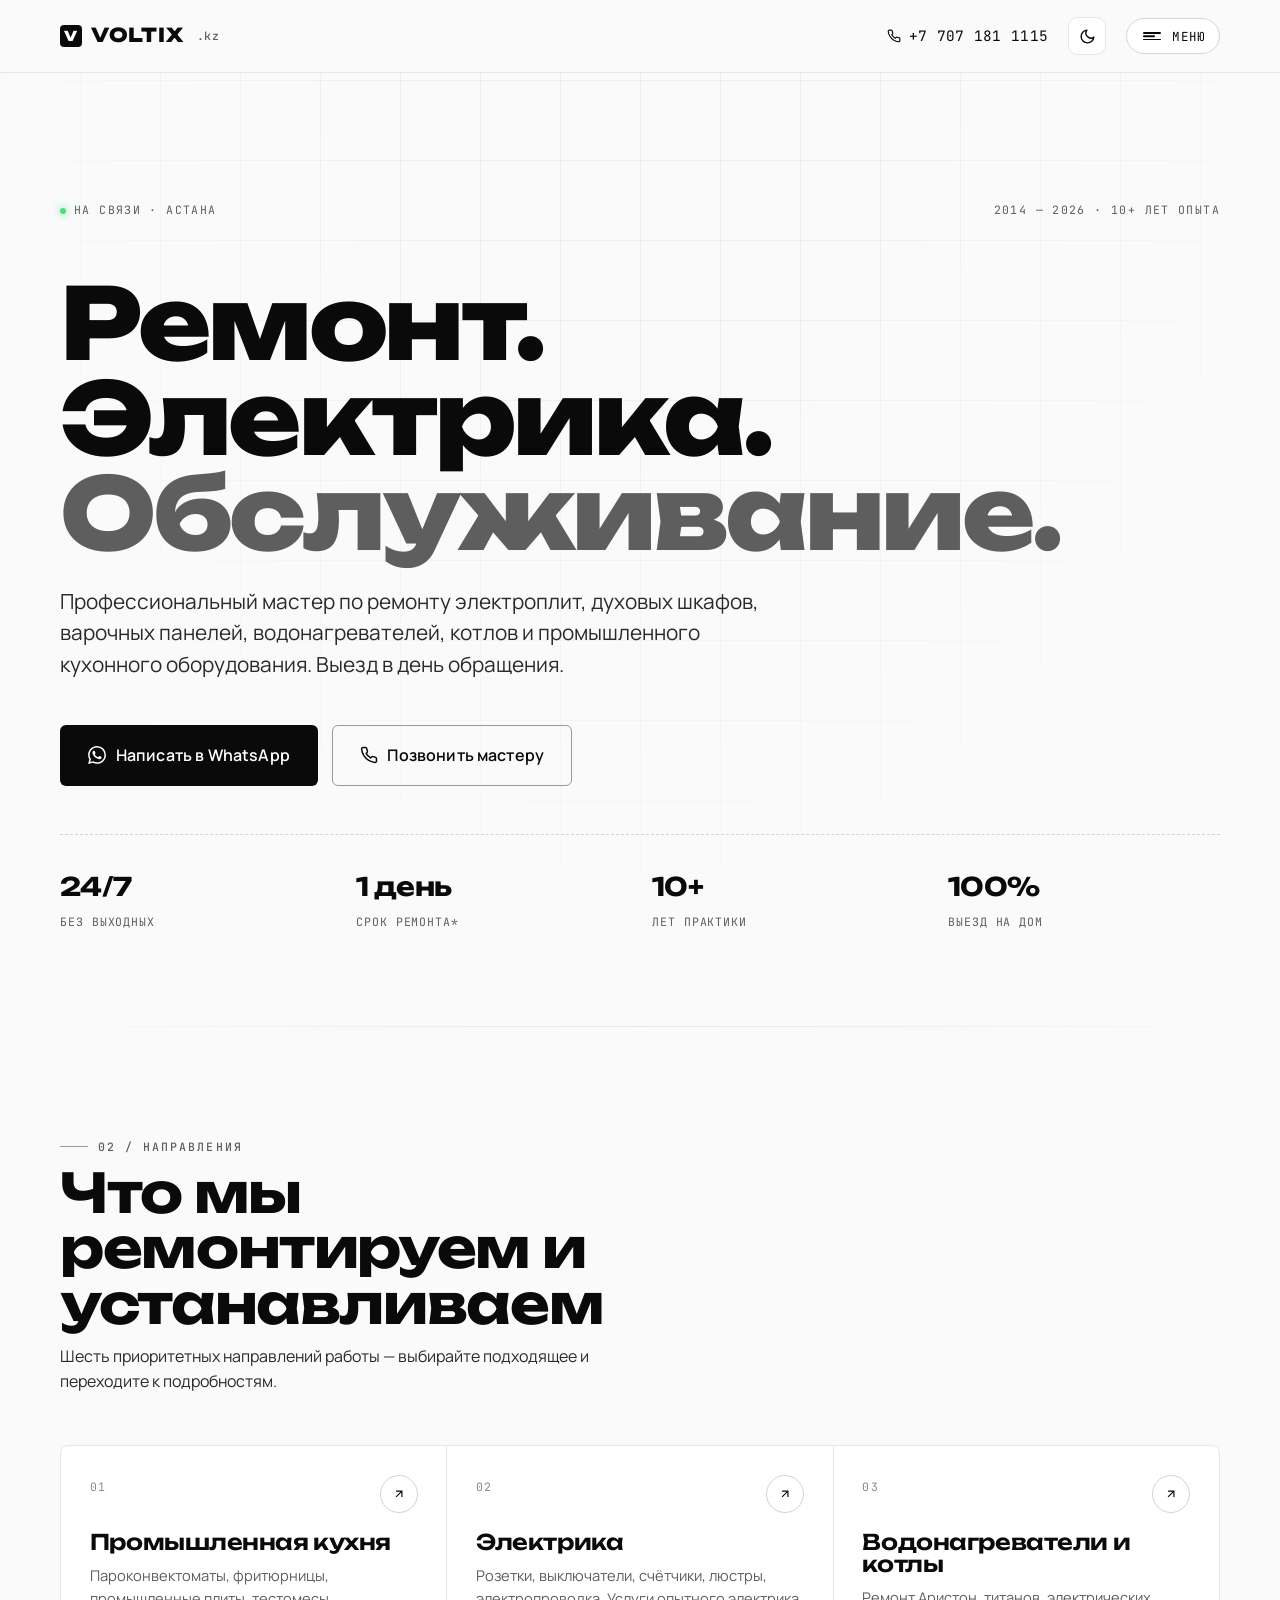
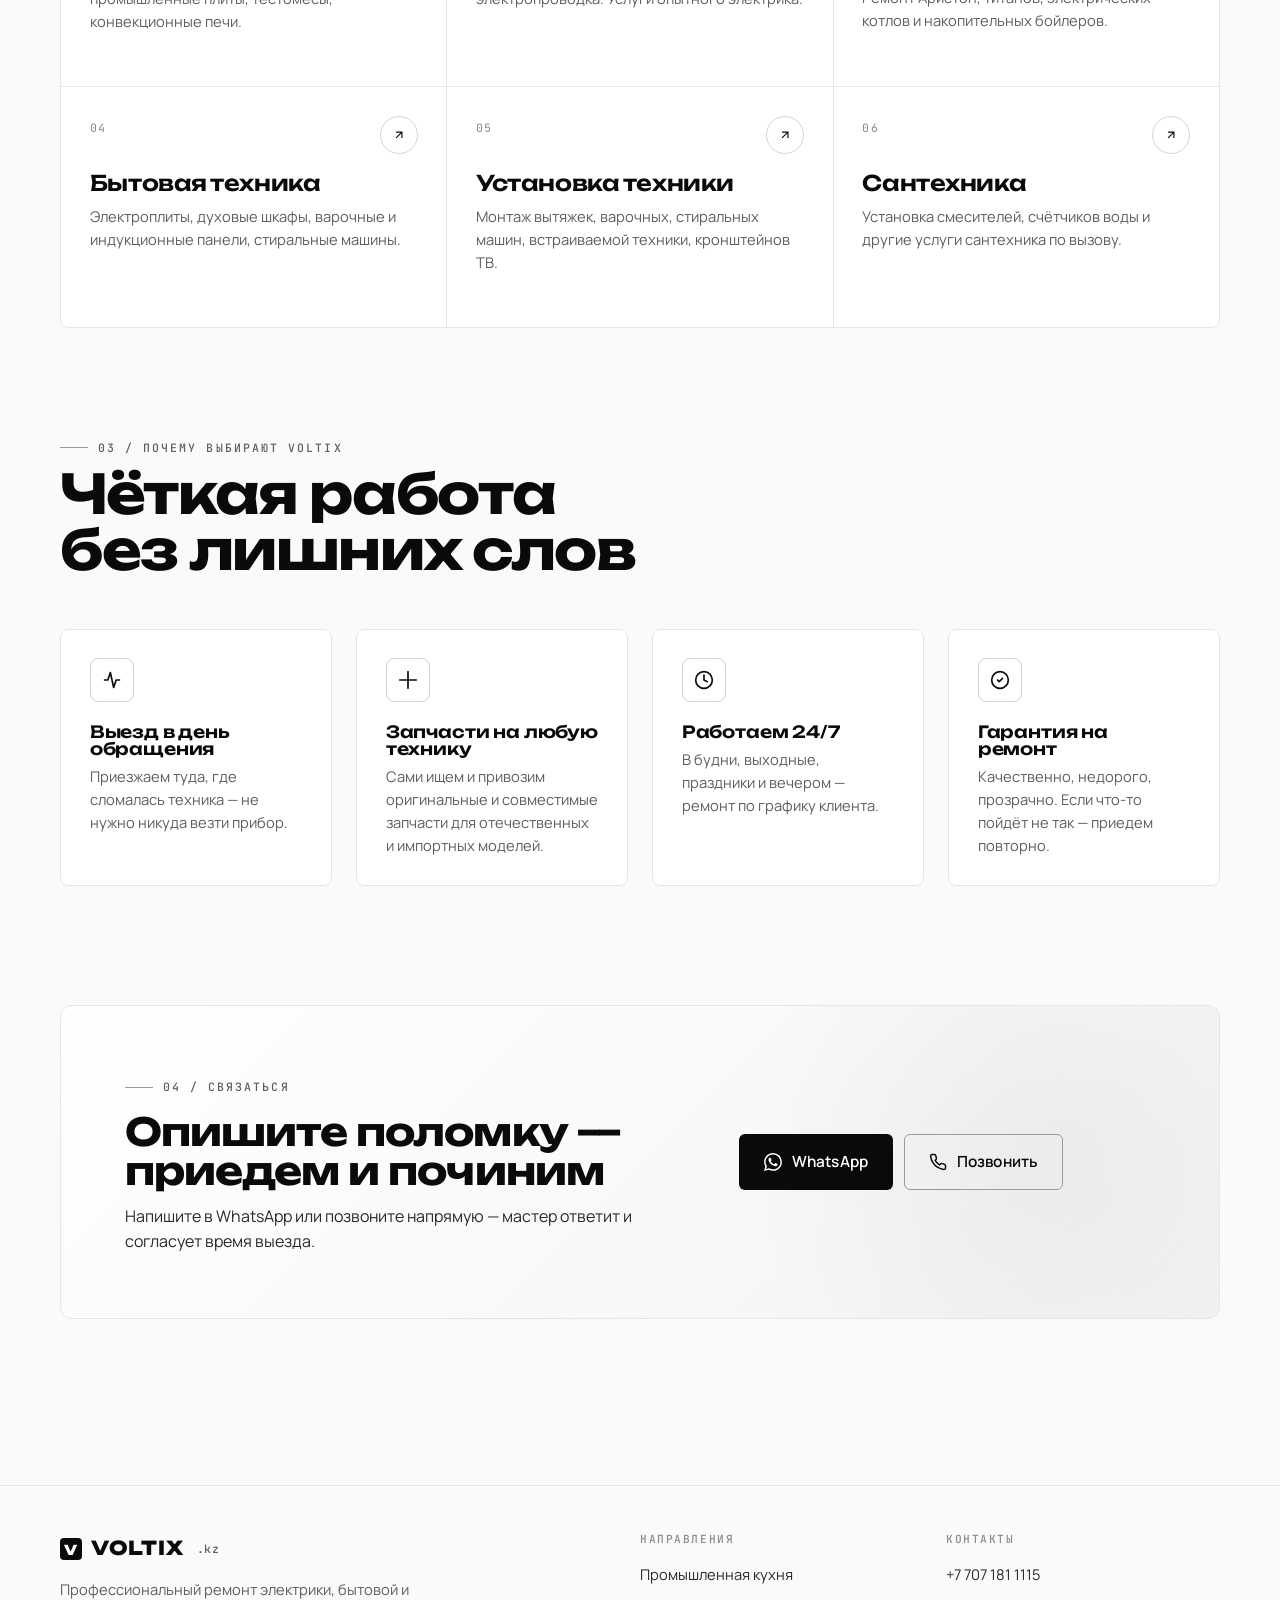
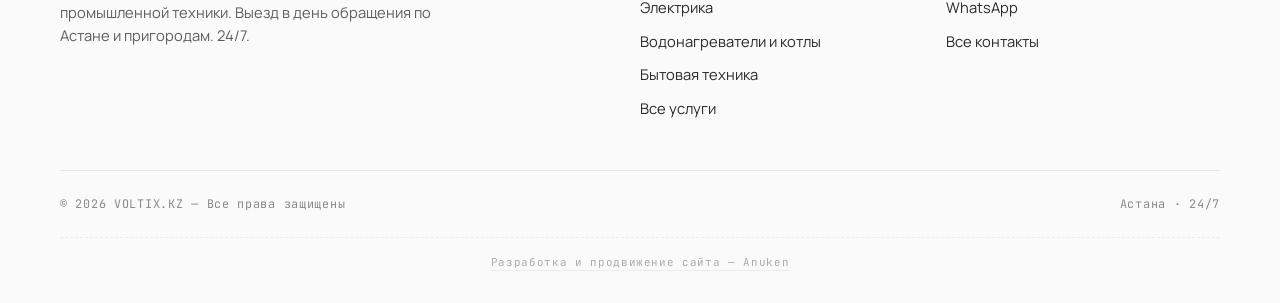
<file: index.html>
<!DOCTYPE html>
<html lang="ru">
<head>
<meta charset="UTF-8" />
<meta name="viewport" content="width=device-width, initial-scale=1, viewport-fit=cover" />
<meta name="theme-color" content="#0a0a0a" />
<title>VOLTIX — Ремонт электрики, бытовой и промышленной техники | Астана</title>
<meta name="description" content="Voltix — мастер по ремонту электроплит, духовых шкафов, варочных панелей, водонагревателей, котлов и промышленной кухни. Выезд по Астане. 24/7." />
<link rel="preconnect" href="https://fonts.googleapis.com" />
<link rel="preconnect" href="https://fonts.gstatic.com" crossorigin />
<link href="https://fonts.googleapis.com/css2?family=Unbounded:wght@500;600;700;800&family=Manrope:wght@400;500;600;700&family=JetBrains+Mono:wght@400;500;600&display=swap" rel="stylesheet" />
<link rel="stylesheet" href="assets/style.css" />
<script>(function(){try{var t=localStorage.getItem('voltix-theme');if(!t)t='light';document.documentElement.setAttribute('data-theme',t);}catch(e){}})();</script>
</head>
<body>

<!-- ============= HEADER ============= -->
<button class="scroll-top" data-scroll-top aria-label="Наверх">
  <svg viewBox="0 0 24 24" fill="none" stroke="currentColor" stroke-width="2" stroke-linecap="round" stroke-linejoin="round"><path d="M12 19V5M5 12l7-7 7 7"/></svg>
</button>

<header class="site-header">
  <div class="container header-inner">
    <a href="index.html" class="logo" aria-label="Voltix — на главную">
      <span class="bolt">V</span>
      <span>VOLTIX</span>
      <span class="domain">.kz</span>
    </a>
    <div class="header-right">
      <a href="tel:+77071811115" class="header-phone" aria-label="Позвонить">
        <svg viewBox="0 0 24 24" width="14" height="14" fill="none" stroke="currentColor" stroke-width="2" stroke-linecap="round" stroke-linejoin="round"><path d="M22 16.92v3a2 2 0 0 1-2.18 2 19.79 19.79 0 0 1-8.63-3.07 19.5 19.5 0 0 1-6-6 19.79 19.79 0 0 1-3.07-8.67A2 2 0 0 1 4.11 2h3a2 2 0 0 1 2 1.72 12.84 12.84 0 0 0 .7 2.81 2 2 0 0 1-.45 2.11L8.09 9.91a16 16 0 0 0 6 6l1.27-1.27a2 2 0 0 1 2.11-.45 12.84 12.84 0 0 0 2.81.7A2 2 0 0 1 22 16.92z"/></svg>
        +7 707 181 1115
      </a>
      <button class="theme-toggle" data-theme-toggle aria-label="Переключить тему">
        <svg class="icon-moon" viewBox="0 0 24 24" fill="none" stroke="currentColor" stroke-width="2" stroke-linecap="round" stroke-linejoin="round"><path d="M21 12.79A9 9 0 1 1 11.21 3 7 7 0 0 0 21 12.79z"/></svg>
        <svg class="icon-sun" viewBox="0 0 24 24" fill="none" stroke="currentColor" stroke-width="2" stroke-linecap="round" stroke-linejoin="round"><circle cx="12" cy="12" r="4"/><path d="M12 2v2M12 20v2M4.93 4.93l1.41 1.41M17.66 17.66l1.41 1.41M2 12h2M20 12h2M4.93 19.07l1.41-1.41M17.66 6.34l1.41-1.41"/></svg>
      </button>
      <button class="menu-btn" data-menu-open aria-label="Открыть меню">
        <span class="lines"><span></span><span></span><span></span></span>
        Меню
      </button>
    </div>
  </div>
</header>

<!-- ============= MENU OVERLAY ============= -->
<div class="menu-overlay" data-menu-close></div>
<aside class="menu-panel" aria-label="Главное меню">
  <div class="menu-head">
    <a href="index.html" class="logo">
      <span class="bolt">V</span>
      <span>VOLTIX</span>
      <span class="domain">.kz</span>
    </a>
    <button class="menu-close" data-menu-close aria-label="Закрыть меню">
      <svg viewBox="0 0 24 24" fill="none" stroke="currentColor" stroke-width="2" stroke-linecap="round" stroke-linejoin="round"><path d="M18 6 6 18M6 6l12 12"/></svg>
    </button>
  </div>
  <nav class="menu-nav">
    <div class="menu-section-title">Навигация</div>
    <ul class="menu-list">
      <li><a href="index.html" data-nav><span>Главная</span><span class="num">01</span></a></li>
      <li><a href="services.html" data-nav><span>Все услуги</span><span class="num">02</span></a></li>
      <li><a href="industrial.html" data-nav><span>Промышленная кухня</span><span class="num">03</span></a></li>
      <li><a href="electrical.html" data-nav><span>Электрика</span><span class="num">04</span></a></li>
      <li><a href="water-heaters.html" data-nav><span>Водонагреватели и котлы</span><span class="num">05</span></a></li>
      <li><a href="appliances.html" data-nav><span>Бытовая техника</span><span class="num">06</span></a></li>
      <li><a href="contacts.html" data-nav><span>Контакты</span><span class="num">07</span></a></li>
    </ul>
  </nav>
  <div class="menu-foot">
    <button class="theme-toggle" data-theme-toggle aria-label="Переключить тему">
      <svg class="icon-moon" viewBox="0 0 24 24" fill="none" stroke="currentColor" stroke-width="2" stroke-linecap="round" stroke-linejoin="round"><path d="M21 12.79A9 9 0 1 1 11.21 3 7 7 0 0 0 21 12.79z"/></svg>
      <svg class="icon-sun" viewBox="0 0 24 24" fill="none" stroke="currentColor" stroke-width="2" stroke-linecap="round" stroke-linejoin="round"><circle cx="12" cy="12" r="4"/><path d="M12 2v2M12 20v2M4.93 4.93l1.41 1.41M17.66 17.66l1.41 1.41M2 12h2M20 12h2M4.93 19.07l1.41-1.41M17.66 6.34l1.41-1.41"/></svg>
      <span class="label-light">Тёмная тема</span>
      <span class="label-dark">Светлая тема</span>
    </button>
    <a href="#" class="btn btn-primary btn-block" data-wa="Здравствуйте! Подскажите по услугам Voltix.">
      <svg viewBox="0 0 24 24" fill="currentColor"><path d="M17.472 14.382c-.297-.149-1.758-.867-2.03-.967-.273-.099-.471-.148-.67.15-.197.297-.767.966-.94 1.164-.173.199-.347.223-.644.075-.297-.15-1.255-.463-2.39-1.475-.883-.788-1.48-1.761-1.653-2.059-.173-.297-.018-.458.13-.606.134-.133.298-.347.446-.52.149-.174.198-.298.298-.497.099-.198.05-.371-.025-.52-.075-.149-.669-1.612-.916-2.207-.242-.579-.487-.5-.669-.51l-.57-.01c-.198 0-.52.074-.792.372s-1.04 1.016-1.04 2.479 1.065 2.876 1.213 3.074c.149.198 2.095 3.2 5.077 4.487.709.306 1.262.489 1.694.625.712.227 1.36.195 1.871.118.571-.085 1.758-.719 2.006-1.413.248-.694.248-1.289.173-1.413-.074-.124-.272-.198-.57-.347m-5.421 7.403h-.004a9.87 9.87 0 0 1-5.031-1.378l-.361-.214-3.741.982.998-3.648-.235-.374a9.86 9.86 0 0 1-1.51-5.26c.001-5.45 4.436-9.884 9.888-9.884 2.64 0 5.122 1.03 6.988 2.898a9.825 9.825 0 0 1 2.893 6.994c-.003 5.45-4.437 9.884-9.885 9.884m8.413-18.297A11.815 11.815 0 0 0 12.05 0C5.495 0 .16 5.335.157 11.892c0 2.096.547 4.142 1.588 5.945L.057 24l6.305-1.654a11.882 11.882 0 0 0 5.683 1.448h.005c6.554 0 11.89-5.335 11.893-11.893A11.821 11.821 0 0 0 20.464 3.488"/></svg>
      Написать в WhatsApp
    </a>
    <a href="tel:+77071811115" class="btn btn-outline btn-block">
      <svg viewBox="0 0 24 24" fill="none" stroke="currentColor" stroke-width="2" stroke-linecap="round" stroke-linejoin="round"><path d="M22 16.92v3a2 2 0 0 1-2.18 2 19.79 19.79 0 0 1-8.63-3.07 19.5 19.5 0 0 1-6-6 19.79 19.79 0 0 1-3.07-8.67A2 2 0 0 1 4.11 2h3a2 2 0 0 1 2 1.72 12.84 12.84 0 0 0 .7 2.81 2 2 0 0 1-.45 2.11L8.09 9.91a16 16 0 0 0 6 6l1.27-1.27a2 2 0 0 1 2.11-.45 12.84 12.84 0 0 0 2.81.7A2 2 0 0 1 22 16.92z"/></svg>
      +7 707 181 1115
    </a>
    <div class="contact-line">
      <svg viewBox="0 0 24 24" fill="none" stroke="currentColor" stroke-width="2" stroke-linecap="round" stroke-linejoin="round"><path d="M21 10c0 7-9 13-9 13s-9-6-9-13a9 9 0 0 1 18 0z"/><circle cx="12" cy="10" r="3"/></svg>
      Астана и пригороды
    </div>
    <div class="contact-line">
      <svg viewBox="0 0 24 24" fill="none" stroke="currentColor" stroke-width="2" stroke-linecap="round" stroke-linejoin="round"><circle cx="12" cy="12" r="10"/><polyline points="12 6 12 12 16 14"/></svg>
      Работаем 24/7 · без выходных
    </div>
    <div class="dev-credit"><a href="https://wa.me/77074534518" target="_blank" rel="noopener">Разработка и продвижение сайта — Anuken</a></div>
  </div>
</aside>

<!-- ============= MAIN ============= -->
<main>

  <!-- HERO -->
  <section class="hero">
    <div class="container">
      <div class="hero-meta fade-up">
        <span><span class="dot"></span>На связи · Астана</span>
        <span>2014 — <span class="year"></span> · 10+ лет опыта</span>
      </div>
      <h1 class="hero-title fade-up d1">
        Ремонт. Электрика.<br/>
        <span class="accent">Обслуживание.</span>
      </h1>
      <p class="hero-sub fade-up d2">
        Профессиональный мастер по ремонту электроплит, духовых шкафов, варочных панелей, водонагревателей, котлов и промышленного кухонного оборудования. Выезд в день обращения.
      </p>
      <div class="hero-cta fade-up d3">
        <a href="#" class="btn btn-primary" data-wa="Здравствуйте! Нужна консультация по ремонту техники. Подскажите, пожалуйста.">
          <svg viewBox="0 0 24 24" fill="currentColor"><path d="M17.472 14.382c-.297-.149-1.758-.867-2.03-.967-.273-.099-.471-.148-.67.15-.197.297-.767.966-.94 1.164-.173.199-.347.223-.644.075-.297-.15-1.255-.463-2.39-1.475-.883-.788-1.48-1.761-1.653-2.059-.173-.297-.018-.458.13-.606.134-.133.298-.347.446-.52.149-.174.198-.298.298-.497.099-.198.05-.371-.025-.52-.075-.149-.669-1.612-.916-2.207-.242-.579-.487-.5-.669-.51l-.57-.01c-.198 0-.52.074-.792.372s-1.04 1.016-1.04 2.479 1.065 2.876 1.213 3.074c.149.198 2.095 3.2 5.077 4.487.709.306 1.262.489 1.694.625.712.227 1.36.195 1.871.118.571-.085 1.758-.719 2.006-1.413.248-.694.248-1.289.173-1.413-.074-.124-.272-.198-.57-.347m-5.421 7.403h-.004a9.87 9.87 0 0 1-5.031-1.378l-.361-.214-3.741.982.998-3.648-.235-.374a9.86 9.86 0 0 1-1.51-5.26c.001-5.45 4.436-9.884 9.888-9.884 2.64 0 5.122 1.03 6.988 2.898a9.825 9.825 0 0 1 2.893 6.994c-.003 5.45-4.437 9.884-9.885 9.884m8.413-18.297A11.815 11.815 0 0 0 12.05 0C5.495 0 .16 5.335.157 11.892c0 2.096.547 4.142 1.588 5.945L.057 24l6.305-1.654a11.882 11.882 0 0 0 5.683 1.448h.005c6.554 0 11.89-5.335 11.893-11.893A11.821 11.821 0 0 0 20.464 3.488"/></svg>
          Написать в WhatsApp
        </a>
        <a href="tel:+77071811115" class="btn btn-outline">
          <svg viewBox="0 0 24 24" fill="none" stroke="currentColor" stroke-width="2" stroke-linecap="round" stroke-linejoin="round"><path d="M22 16.92v3a2 2 0 0 1-2.18 2 19.79 19.79 0 0 1-8.63-3.07 19.5 19.5 0 0 1-6-6 19.79 19.79 0 0 1-3.07-8.67A2 2 0 0 1 4.11 2h3a2 2 0 0 1 2 1.72 12.84 12.84 0 0 0 .7 2.81 2 2 0 0 1-.45 2.11L8.09 9.91a16 16 0 0 0 6 6l1.27-1.27a2 2 0 0 1 2.11-.45 12.84 12.84 0 0 0 2.81.7A2 2 0 0 1 22 16.92z"/></svg>
          Позвонить мастеру
        </a>
      </div>

      <div class="hero-foot fade-up d4">
        <div class="hero-stat">
          <span class="val">24/7</span>
          <span class="lbl">Без выходных</span>
        </div>
        <div class="hero-stat">
          <span class="val">1 день</span>
          <span class="lbl">Срок ремонта*</span>
        </div>
        <div class="hero-stat">
          <span class="val">10+</span>
          <span class="lbl">Лет практики</span>
        </div>
        <div class="hero-stat">
          <span class="val">100%</span>
          <span class="lbl">Выезд на дом</span>
        </div>
      </div>
    </div>
  </section>

  <!-- SERVICES OVERVIEW -->
  <section class="section">
    <div class="container">
      <div class="section-head">
        <div class="text">
          <span class="eyebrow">02 / Направления</span>
          <h2>Что мы ремонтируем и устанавливаем</h2>
          <p>Шесть приоритетных направлений работы — выбирайте подходящее и переходите к подробностям.</p>
        </div>
      </div>

      <div class="services-grid">
        <a href="industrial.html" class="service-tile">
          <span class="tile-num">01</span>
          <h3>Промышленная кухня</h3>
          <p>Пароконвектоматы, фритюрницы, промышленные плиты, тестомесы, конвекционные печи.</p>
          <span class="tile-arrow" aria-hidden="true">
            <svg viewBox="0 0 24 24" width="14" height="14" fill="none" stroke="currentColor" stroke-width="2"><path d="M7 17 17 7M7 7h10v10"/></svg>
          </span>
        </a>

        <a href="electrical.html" class="service-tile">
          <span class="tile-num">02</span>
          <h3>Электрика</h3>
          <p>Розетки, выключатели, счётчики, люстры, электропроводка. Услуги опытного электрика.</p>
          <span class="tile-arrow" aria-hidden="true">
            <svg viewBox="0 0 24 24" width="14" height="14" fill="none" stroke="currentColor" stroke-width="2"><path d="M7 17 17 7M7 7h10v10"/></svg>
          </span>
        </a>

        <a href="water-heaters.html" class="service-tile">
          <span class="tile-num">03</span>
          <h3>Водонагреватели и котлы</h3>
          <p>Ремонт Аристон, титанов, электрических котлов и накопительных бойлеров.</p>
          <span class="tile-arrow" aria-hidden="true">
            <svg viewBox="0 0 24 24" width="14" height="14" fill="none" stroke="currentColor" stroke-width="2"><path d="M7 17 17 7M7 7h10v10"/></svg>
          </span>
        </a>

        <a href="appliances.html" class="service-tile">
          <span class="tile-num">04</span>
          <h3>Бытовая техника</h3>
          <p>Электроплиты, духовые шкафы, варочные и индукционные панели, стиральные машины.</p>
          <span class="tile-arrow" aria-hidden="true">
            <svg viewBox="0 0 24 24" width="14" height="14" fill="none" stroke="currentColor" stroke-width="2"><path d="M7 17 17 7M7 7h10v10"/></svg>
          </span>
        </a>

        <a href="services.html#installation" class="service-tile">
          <span class="tile-num">05</span>
          <h3>Установка техники</h3>
          <p>Монтаж вытяжек, варочных, стиральных машин, встраиваемой техники, кронштейнов ТВ.</p>
          <span class="tile-arrow" aria-hidden="true">
            <svg viewBox="0 0 24 24" width="14" height="14" fill="none" stroke="currentColor" stroke-width="2"><path d="M7 17 17 7M7 7h10v10"/></svg>
          </span>
        </a>

        <a href="services.html#plumbing" class="service-tile">
          <span class="tile-num">06</span>
          <h3>Сантехника</h3>
          <p>Установка смесителей, счётчиков воды и другие услуги сантехника по вызову.</p>
          <span class="tile-arrow" aria-hidden="true">
            <svg viewBox="0 0 24 24" width="14" height="14" fill="none" stroke="currentColor" stroke-width="2"><path d="M7 17 17 7M7 7h10v10"/></svg>
          </span>
        </a>
      </div>
    </div>
  </section>

  <!-- WHY US -->
  <section class="section" style="padding-top: 0;">
    <div class="container">
      <div class="section-head">
        <div class="text">
          <span class="eyebrow">03 / Почему выбирают Voltix</span>
          <h2>Чёткая работа без лишних слов</h2>
        </div>
      </div>

      <div class="feature-grid">
        <div class="feature">
          <span class="ico">
            <svg viewBox="0 0 24 24" fill="none" stroke="currentColor" stroke-width="2" stroke-linecap="round" stroke-linejoin="round"><path d="M3 12h4l3-9 4 18 3-9h4"/></svg>
          </span>
          <h3>Выезд в день обращения</h3>
          <p>Приезжаем туда, где сломалась техника — не нужно никуда везти прибор.</p>
        </div>
        <div class="feature">
          <span class="ico">
            <svg viewBox="0 0 24 24" fill="none" stroke="currentColor" stroke-width="2" stroke-linecap="round" stroke-linejoin="round"><path d="M12 2v20M2 12h20"/></svg>
          </span>
          <h3>Запчасти на любую технику</h3>
          <p>Сами ищем и привозим оригинальные и совместимые запчасти для отечественных и импортных моделей.</p>
        </div>
        <div class="feature">
          <span class="ico">
            <svg viewBox="0 0 24 24" fill="none" stroke="currentColor" stroke-width="2" stroke-linecap="round" stroke-linejoin="round"><circle cx="12" cy="12" r="10"/><polyline points="12 6 12 12 16 14"/></svg>
          </span>
          <h3>Работаем 24/7</h3>
          <p>В будни, выходные, праздники и вечером — ремонт по графику клиента.</p>
        </div>
        <div class="feature">
          <span class="ico">
            <svg viewBox="0 0 24 24" fill="none" stroke="currentColor" stroke-width="2" stroke-linecap="round" stroke-linejoin="round"><path d="M9 12l2 2 4-4"/><circle cx="12" cy="12" r="10"/></svg>
          </span>
          <h3>Гарантия на ремонт</h3>
          <p>Качественно, недорого, прозрачно. Если что-то пойдёт не так — приедем повторно.</p>
        </div>
      </div>
    </div>
  </section>

  <!-- CTA -->
  <section class="section" style="padding-top: 0;">
    <div class="container">
      <div class="cta-block">
        <div>
          <span class="eyebrow" style="margin-bottom: 1rem;">04 / Связаться</span>
          <h2>Опишите поломку — приедем и починим</h2>
          <p>Напишите в WhatsApp или позвоните напрямую — мастер ответит и согласует время выезда.</p>
        </div>
        <div class="actions">
          <a href="#" class="btn btn-primary" data-wa="Здравствуйте! Нужен мастер. Опишу поломку.">
            <svg viewBox="0 0 24 24" fill="currentColor"><path d="M17.472 14.382c-.297-.149-1.758-.867-2.03-.967-.273-.099-.471-.148-.67.15-.197.297-.767.966-.94 1.164-.173.199-.347.223-.644.075-.297-.15-1.255-.463-2.39-1.475-.883-.788-1.48-1.761-1.653-2.059-.173-.297-.018-.458.13-.606.134-.133.298-.347.446-.52.149-.174.198-.298.298-.497.099-.198.05-.371-.025-.52-.075-.149-.669-1.612-.916-2.207-.242-.579-.487-.5-.669-.51l-.57-.01c-.198 0-.52.074-.792.372s-1.04 1.016-1.04 2.479 1.065 2.876 1.213 3.074c.149.198 2.095 3.2 5.077 4.487.709.306 1.262.489 1.694.625.712.227 1.36.195 1.871.118.571-.085 1.758-.719 2.006-1.413.248-.694.248-1.289.173-1.413-.074-.124-.272-.198-.57-.347m-5.421 7.403h-.004a9.87 9.87 0 0 1-5.031-1.378l-.361-.214-3.741.982.998-3.648-.235-.374a9.86 9.86 0 0 1-1.51-5.26c.001-5.45 4.436-9.884 9.888-9.884 2.64 0 5.122 1.03 6.988 2.898a9.825 9.825 0 0 1 2.893 6.994c-.003 5.45-4.437 9.884-9.885 9.884m8.413-18.297A11.815 11.815 0 0 0 12.05 0C5.495 0 .16 5.335.157 11.892c0 2.096.547 4.142 1.588 5.945L.057 24l6.305-1.654a11.882 11.882 0 0 0 5.683 1.448h.005c6.554 0 11.89-5.335 11.893-11.893A11.821 11.821 0 0 0 20.464 3.488"/></svg>
            WhatsApp
          </a>
          <a href="tel:+77071811115" class="btn btn-outline">
            <svg viewBox="0 0 24 24" fill="none" stroke="currentColor" stroke-width="2" stroke-linecap="round" stroke-linejoin="round"><path d="M22 16.92v3a2 2 0 0 1-2.18 2 19.79 19.79 0 0 1-8.63-3.07 19.5 19.5 0 0 1-6-6 19.79 19.79 0 0 1-3.07-8.67A2 2 0 0 1 4.11 2h3a2 2 0 0 1 2 1.72 12.84 12.84 0 0 0 .7 2.81 2 2 0 0 1-.45 2.11L8.09 9.91a16 16 0 0 0 6 6l1.27-1.27a2 2 0 0 1 2.11-.45 12.84 12.84 0 0 0 2.81.7A2 2 0 0 1 22 16.92z"/></svg>
            Позвонить
          </a>
        </div>
      </div>
    </div>
  </section>

</main>

<!-- ============= FLOATING ACTIONS ============= -->
<div class="float-actions">
  <a href="tel:+77071811115" class="float-btn call" aria-label="Позвонить">
    <svg viewBox="0 0 24 24" fill="none" stroke="currentColor" stroke-width="2" stroke-linecap="round" stroke-linejoin="round"><path d="M22 16.92v3a2 2 0 0 1-2.18 2 19.79 19.79 0 0 1-8.63-3.07 19.5 19.5 0 0 1-6-6 19.79 19.79 0 0 1-3.07-8.67A2 2 0 0 1 4.11 2h3a2 2 0 0 1 2 1.72 12.84 12.84 0 0 0 .7 2.81 2 2 0 0 1-.45 2.11L8.09 9.91a16 16 0 0 0 6 6l1.27-1.27a2 2 0 0 1 2.11-.45 12.84 12.84 0 0 0 2.81.7A2 2 0 0 1 22 16.92z"/></svg>
  </a>
  <a href="#" class="float-btn" data-wa="Здравствуйте! Нужен мастер." aria-label="WhatsApp">
    <svg viewBox="0 0 24 24" fill="currentColor"><path d="M17.472 14.382c-.297-.149-1.758-.867-2.03-.967-.273-.099-.471-.148-.67.15-.197.297-.767.966-.94 1.164-.173.199-.347.223-.644.075-.297-.15-1.255-.463-2.39-1.475-.883-.788-1.48-1.761-1.653-2.059-.173-.297-.018-.458.13-.606.134-.133.298-.347.446-.52.149-.174.198-.298.298-.497.099-.198.05-.371-.025-.52-.075-.149-.669-1.612-.916-2.207-.242-.579-.487-.5-.669-.51l-.57-.01c-.198 0-.52.074-.792.372s-1.04 1.016-1.04 2.479 1.065 2.876 1.213 3.074c.149.198 2.095 3.2 5.077 4.487.709.306 1.262.489 1.694.625.712.227 1.36.195 1.871.118.571-.085 1.758-.719 2.006-1.413.248-.694.248-1.289.173-1.413-.074-.124-.272-.198-.57-.347m-5.421 7.403h-.004a9.87 9.87 0 0 1-5.031-1.378l-.361-.214-3.741.982.998-3.648-.235-.374a9.86 9.86 0 0 1-1.51-5.26c.001-5.45 4.436-9.884 9.888-9.884 2.64 0 5.122 1.03 6.988 2.898a9.825 9.825 0 0 1 2.893 6.994c-.003 5.45-4.437 9.884-9.885 9.884m8.413-18.297A11.815 11.815 0 0 0 12.05 0C5.495 0 .16 5.335.157 11.892c0 2.096.547 4.142 1.588 5.945L.057 24l6.305-1.654a11.882 11.882 0 0 0 5.683 1.448h.005c6.554 0 11.89-5.335 11.893-11.893A11.821 11.821 0 0 0 20.464 3.488"/></svg>
  </a>
</div>

<!-- ============= FOOTER ============= -->
<footer class="site-footer">
  <div class="container">
    <div class="footer-top">
      <div class="footer-brand">
        <a href="index.html" class="logo">
          <span class="bolt">V</span>
          <span>VOLTIX</span>
          <span class="domain">.kz</span>
        </a>
        <p>Профессиональный ремонт электрики, бытовой и промышленной техники. Выезд в день обращения по Астане и пригородам. 24/7.</p>
      </div>
      <div class="footer-col">
        <h4>Направления</h4>
        <ul>
          <li><a href="industrial.html">Промышленная кухня</a></li>
          <li><a href="electrical.html">Электрика</a></li>
          <li><a href="water-heaters.html">Водонагреватели и котлы</a></li>
          <li><a href="appliances.html">Бытовая техника</a></li>
          <li><a href="services.html">Все услуги</a></li>
        </ul>
      </div>
      <div class="footer-col">
        <h4>Контакты</h4>
        <ul>
          <li><a href="tel:+77071811115">+7 707 181 1115</a></li>
          <li><a href="#" data-wa="Здравствуйте! Подскажите по услугам Voltix.">WhatsApp</a></li>
          <li><a href="contacts.html">Все контакты</a></li>
        </ul>
      </div>
    </div>
    <div class="footer-bottom">
      <div>© <span class="year"></span> VOLTIX.KZ — Все права защищены</div>
      <div>Астана · 24/7</div>
      <div class="dev-credit"><a href="https://wa.me/77074534518" target="_blank" rel="noopener">Разработка и продвижение сайта — Anuken</a></div>
    </div>
  </div>
</footer>

<script src="assets/script.js"></script>
</body>
</html>
</file>
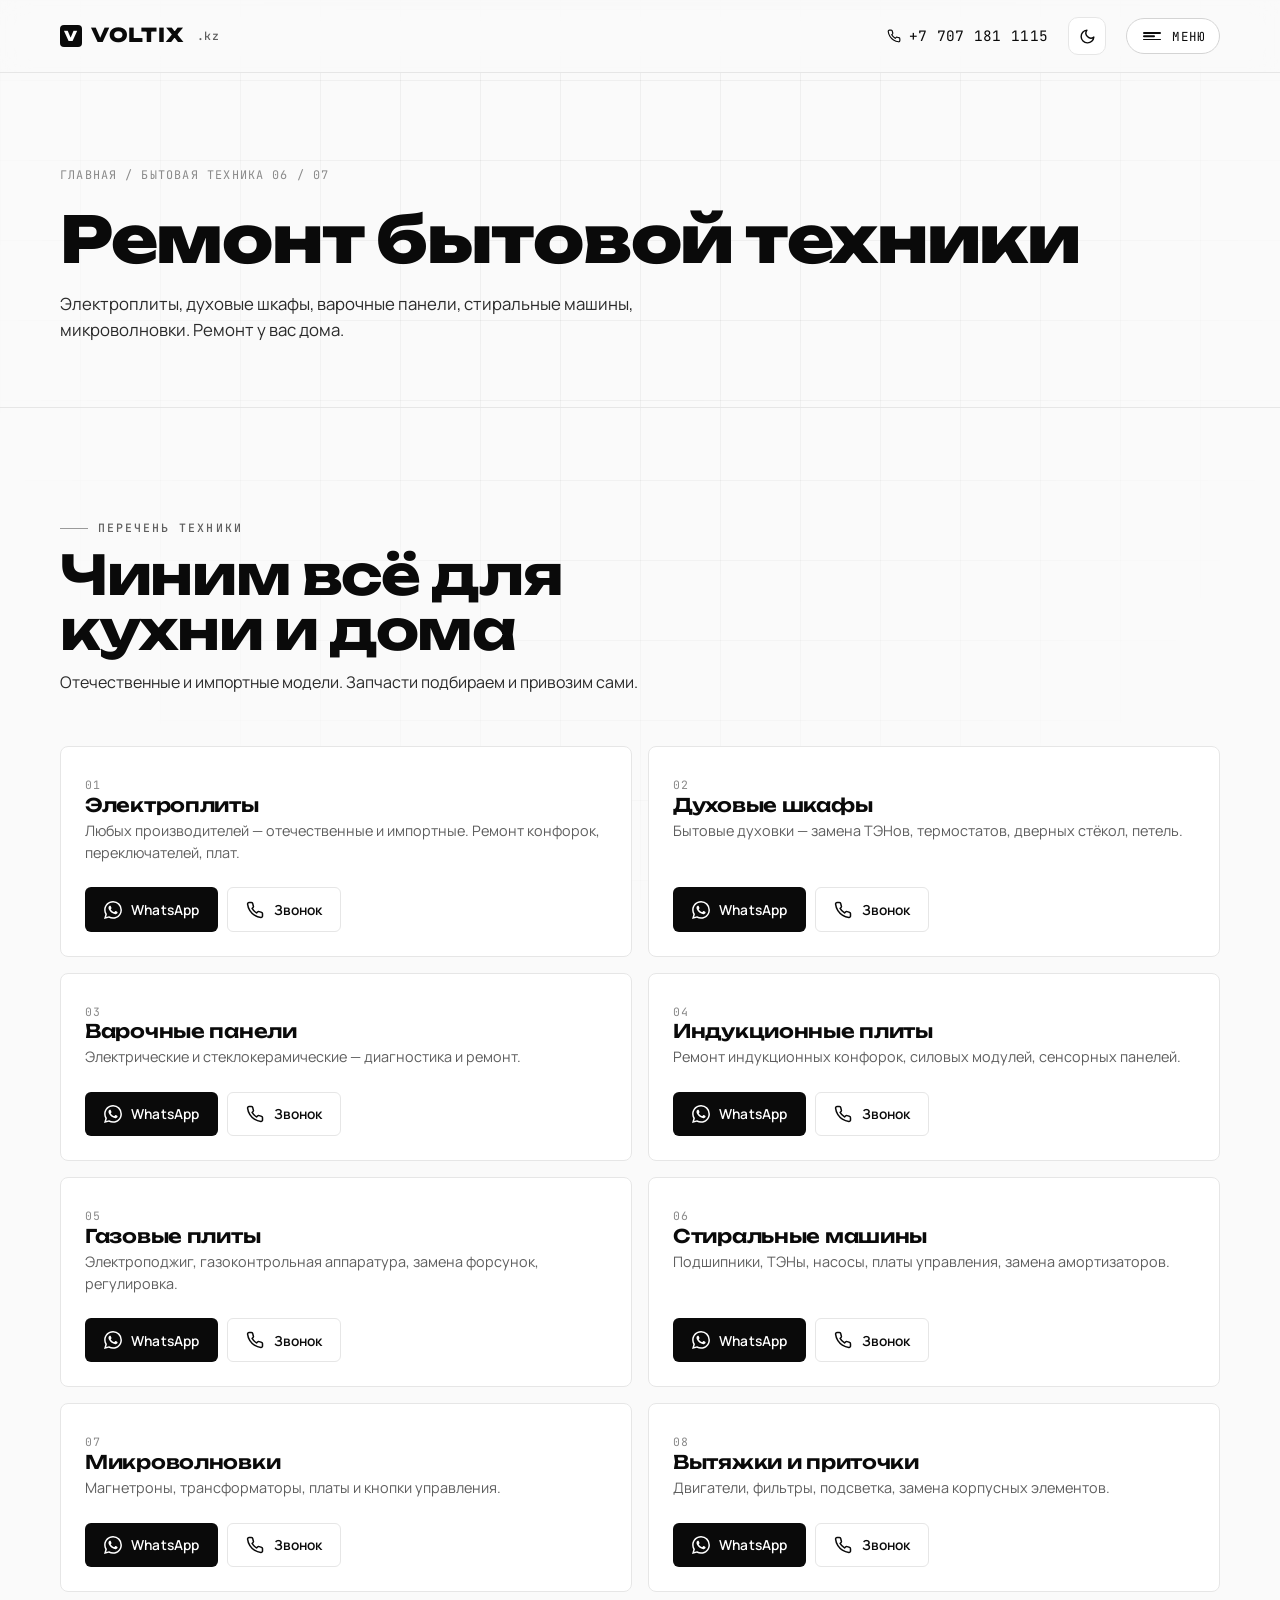
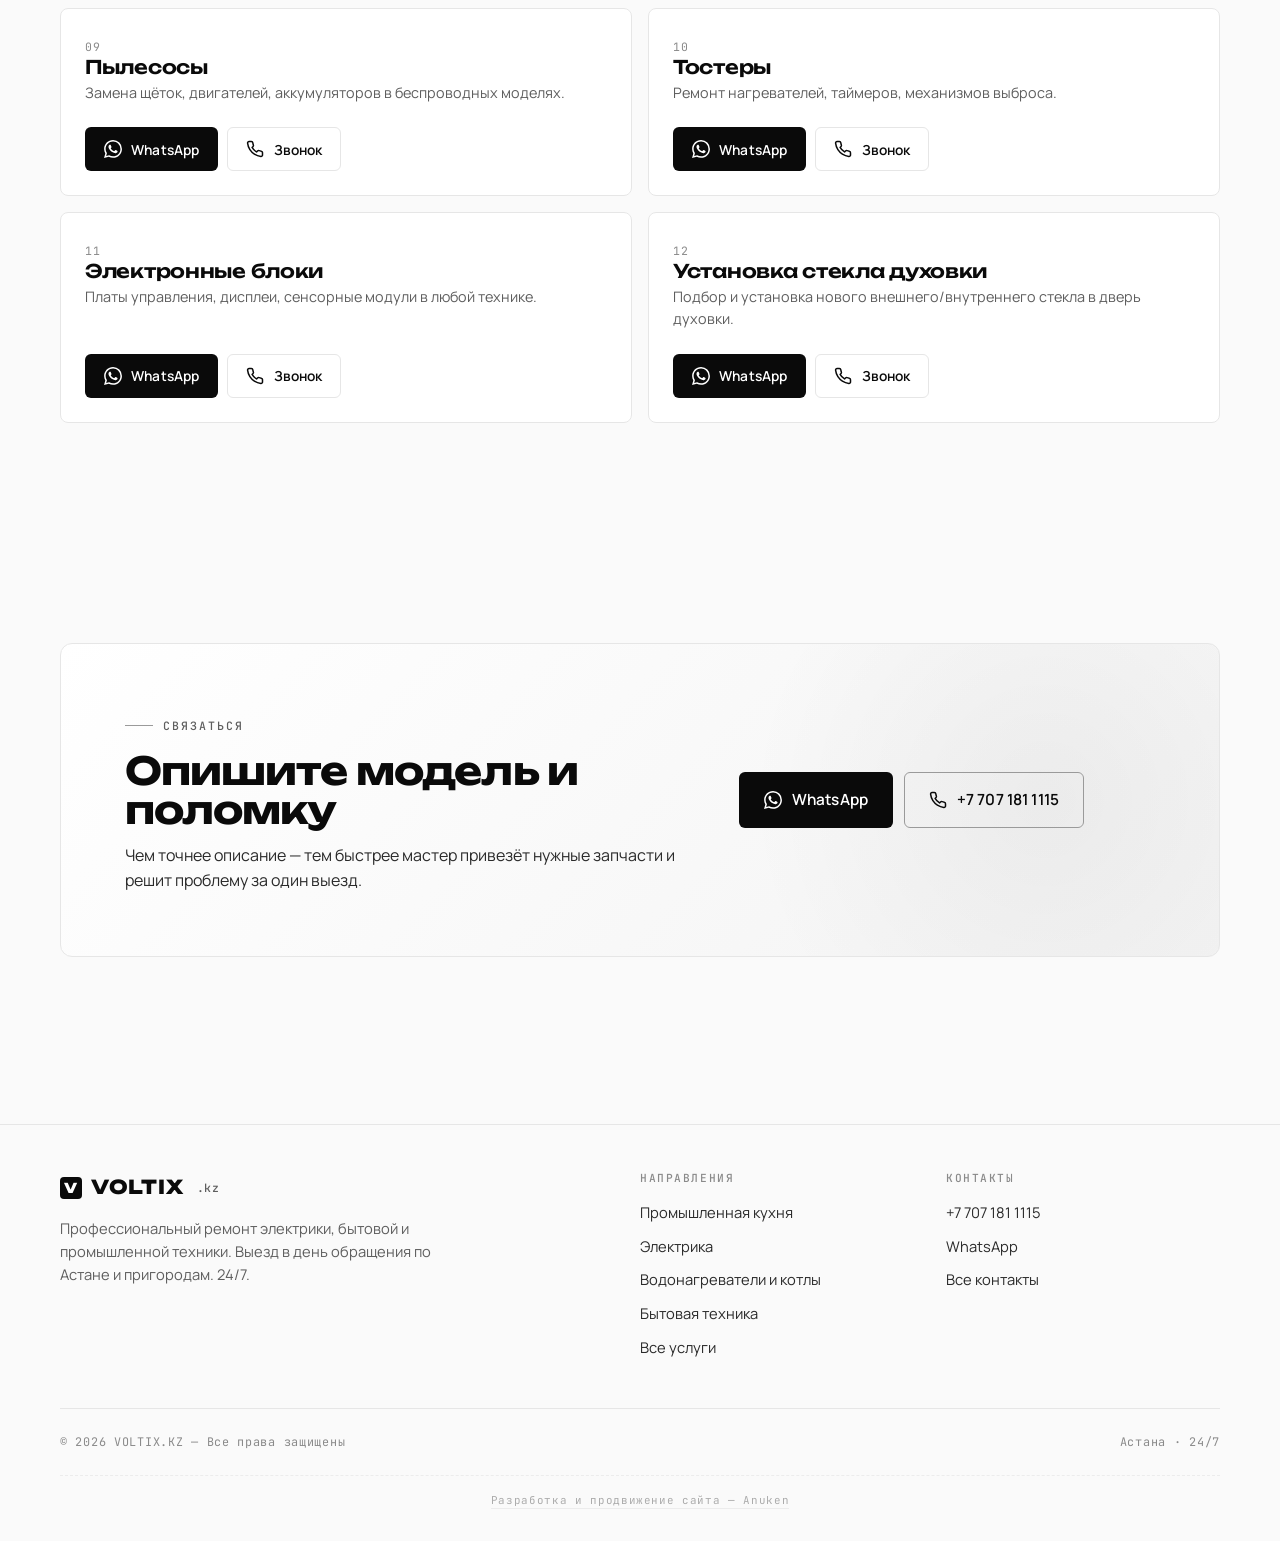
<file: appliances.html>
<!DOCTYPE html>
<html lang="ru">
<head>
<meta charset="UTF-8" />
<meta name="viewport" content="width=device-width, initial-scale=1, viewport-fit=cover" />
<meta name="theme-color" content="#0a0a0a" />
<title>Ремонт бытовой техники в Астане | VOLTIX.KZ</title>
<meta name="description" content="Ремонт электроплит, духовых шкафов, варочных панелей, стиральных машин и другой бытовой техники у вас дома." />
<link rel="preconnect" href="https://fonts.googleapis.com" />
<link rel="preconnect" href="https://fonts.gstatic.com" crossorigin />
<link href="https://fonts.googleapis.com/css2?family=Unbounded:wght@500;600;700;800&family=Manrope:wght@400;500;600;700&family=JetBrains+Mono:wght@400;500;600&display=swap" rel="stylesheet" />
<link rel="stylesheet" href="assets/style.css" />
<script>(function(){try{var t=localStorage.getItem('voltix-theme');if(!t)t='light';document.documentElement.setAttribute('data-theme',t);}catch(e){}})();</script>
</head>
<body>

<button class="scroll-top" data-scroll-top aria-label="Наверх">
  <svg viewBox="0 0 24 24" fill="none" stroke="currentColor" stroke-width="2" stroke-linecap="round" stroke-linejoin="round"><path d="M12 19V5M5 12l7-7 7 7"/></svg>
</button>

<header class="site-header">
  <div class="container header-inner">
    <a href="index.html" class="logo" aria-label="Voltix — на главную">
      <span class="bolt">V</span>
      <span>VOLTIX</span>
      <span class="domain">.kz</span>
    </a>
    <div class="header-right">
      <a href="tel:+77071811115" class="header-phone" aria-label="Позвонить">
        <svg viewBox="0 0 24 24" width="14" height="14" fill="none" stroke="currentColor" stroke-width="2" stroke-linecap="round" stroke-linejoin="round"><path d="M22 16.92v3a2 2 0 0 1-2.18 2 19.79 19.79 0 0 1-8.63-3.07 19.5 19.5 0 0 1-6-6 19.79 19.79 0 0 1-3.07-8.67A2 2 0 0 1 4.11 2h3a2 2 0 0 1 2 1.72 12.84 12.84 0 0 0 .7 2.81 2 2 0 0 1-.45 2.11L8.09 9.91a16 16 0 0 0 6 6l1.27-1.27a2 2 0 0 1 2.11-.45 12.84 12.84 0 0 0 2.81.7A2 2 0 0 1 22 16.92z"/></svg>
        +7 707 181 1115
      </a>
      <button class="theme-toggle" data-theme-toggle aria-label="Переключить тему">
        <svg class="icon-moon" viewBox="0 0 24 24" fill="none" stroke="currentColor" stroke-width="2" stroke-linecap="round" stroke-linejoin="round"><path d="M21 12.79A9 9 0 1 1 11.21 3 7 7 0 0 0 21 12.79z"/></svg>
        <svg class="icon-sun" viewBox="0 0 24 24" fill="none" stroke="currentColor" stroke-width="2" stroke-linecap="round" stroke-linejoin="round"><circle cx="12" cy="12" r="4"/><path d="M12 2v2M12 20v2M4.93 4.93l1.41 1.41M17.66 17.66l1.41 1.41M2 12h2M20 12h2M4.93 19.07l1.41-1.41M17.66 6.34l1.41-1.41"/></svg>
      </button>
      <button class="menu-btn" data-menu-open aria-label="Открыть меню">
        <span class="lines"><span></span><span></span><span></span></span>
        Меню
      </button>
    </div>
  </div>
</header>

<div class="menu-overlay" data-menu-close></div>
<aside class="menu-panel" aria-label="Главное меню">
  <div class="menu-head">
    <a href="index.html" class="logo">
      <span class="bolt">V</span>
      <span>VOLTIX</span>
      <span class="domain">.kz</span>
    </a>
    <button class="menu-close" data-menu-close aria-label="Закрыть меню">
      <svg viewBox="0 0 24 24" fill="none" stroke="currentColor" stroke-width="2" stroke-linecap="round" stroke-linejoin="round"><path d="M18 6 6 18M6 6l12 12"/></svg>
    </button>
  </div>
  <nav class="menu-nav">
    <div class="menu-section-title">Навигация</div>
    <ul class="menu-list">
      <li><a href="index.html" data-nav><span>Главная</span><span class="num">01</span></a></li>
      <li><a href="services.html" data-nav><span>Все услуги</span><span class="num">02</span></a></li>
      <li><a href="industrial.html" data-nav><span>Промышленная кухня</span><span class="num">03</span></a></li>
      <li><a href="electrical.html" data-nav><span>Электрика</span><span class="num">04</span></a></li>
      <li><a href="water-heaters.html" data-nav><span>Водонагреватели и котлы</span><span class="num">05</span></a></li>
      <li><a href="appliances.html" data-nav><span>Бытовая техника</span><span class="num">06</span></a></li>
      <li><a href="contacts.html" data-nav><span>Контакты</span><span class="num">07</span></a></li>
    </ul>
  </nav>
  <div class="menu-foot">
    <button class="theme-toggle" data-theme-toggle aria-label="Переключить тему">
      <svg class="icon-moon" viewBox="0 0 24 24" fill="none" stroke="currentColor" stroke-width="2" stroke-linecap="round" stroke-linejoin="round"><path d="M21 12.79A9 9 0 1 1 11.21 3 7 7 0 0 0 21 12.79z"/></svg>
      <svg class="icon-sun" viewBox="0 0 24 24" fill="none" stroke="currentColor" stroke-width="2" stroke-linecap="round" stroke-linejoin="round"><circle cx="12" cy="12" r="4"/><path d="M12 2v2M12 20v2M4.93 4.93l1.41 1.41M17.66 17.66l1.41 1.41M2 12h2M20 12h2M4.93 19.07l1.41-1.41M17.66 6.34l1.41-1.41"/></svg>
      <span class="label-light">Тёмная тема</span>
      <span class="label-dark">Светлая тема</span>
    </button>
    <a href="#" class="btn btn-primary btn-block" data-wa="Здравствуйте! Подскажите по услугам Voltix.">
      <svg viewBox="0 0 24 24" fill="currentColor"><path d="M17.472 14.382c-.297-.149-1.758-.867-2.03-.967-.273-.099-.471-.148-.67.15-.197.297-.767.966-.94 1.164-.173.199-.347.223-.644.075-.297-.15-1.255-.463-2.39-1.475-.883-.788-1.48-1.761-1.653-2.059-.173-.297-.018-.458.13-.606.134-.133.298-.347.446-.52.149-.174.198-.298.298-.497.099-.198.05-.371-.025-.52-.075-.149-.669-1.612-.916-2.207-.242-.579-.487-.5-.669-.51l-.57-.01c-.198 0-.52.074-.792.372s-1.04 1.016-1.04 2.479 1.065 2.876 1.213 3.074c.149.198 2.095 3.2 5.077 4.487.709.306 1.262.489 1.694.625.712.227 1.36.195 1.871.118.571-.085 1.758-.719 2.006-1.413.248-.694.248-1.289.173-1.413-.074-.124-.272-.198-.57-.347m-5.421 7.403h-.004a9.87 9.87 0 0 1-5.031-1.378l-.361-.214-3.741.982.998-3.648-.235-.374a9.86 9.86 0 0 1-1.51-5.26c.001-5.45 4.436-9.884 9.888-9.884 2.64 0 5.122 1.03 6.988 2.898a9.825 9.825 0 0 1 2.893 6.994c-.003 5.45-4.437 9.884-9.885 9.884m8.413-18.297A11.815 11.815 0 0 0 12.05 0C5.495 0 .16 5.335.157 11.892c0 2.096.547 4.142 1.588 5.945L.057 24l6.305-1.654a11.882 11.882 0 0 0 5.683 1.448h.005c6.554 0 11.89-5.335 11.893-11.893A11.821 11.821 0 0 0 20.464 3.488"/></svg>
      Написать в WhatsApp
    </a>
    <a href="tel:+77071811115" class="btn btn-outline btn-block">
      <svg viewBox="0 0 24 24" fill="none" stroke="currentColor" stroke-width="2" stroke-linecap="round" stroke-linejoin="round"><path d="M22 16.92v3a2 2 0 0 1-2.18 2 19.79 19.79 0 0 1-8.63-3.07 19.5 19.5 0 0 1-6-6 19.79 19.79 0 0 1-3.07-8.67A2 2 0 0 1 4.11 2h3a2 2 0 0 1 2 1.72 12.84 12.84 0 0 0 .7 2.81 2 2 0 0 1-.45 2.11L8.09 9.91a16 16 0 0 0 6 6l1.27-1.27a2 2 0 0 1 2.11-.45 12.84 12.84 0 0 0 2.81.7A2 2 0 0 1 22 16.92z"/></svg>
      +7 707 181 1115
    </a>
    <div class="contact-line">
      <svg viewBox="0 0 24 24" fill="none" stroke="currentColor" stroke-width="2" stroke-linecap="round" stroke-linejoin="round"><path d="M21 10c0 7-9 13-9 13s-9-6-9-13a9 9 0 0 1 18 0z"/><circle cx="12" cy="10" r="3"/></svg>
      Астана и пригороды
    </div>
    <div class="contact-line">
      <svg viewBox="0 0 24 24" fill="none" stroke="currentColor" stroke-width="2" stroke-linecap="round" stroke-linejoin="round"><circle cx="12" cy="12" r="10"/><polyline points="12 6 12 12 16 14"/></svg>
      Работаем 24/7 · без выходных
    </div>
    <div class="dev-credit"><a href="https://wa.me/77074534518" target="_blank" rel="noopener">Разработка и продвижение сайта — Anuken</a></div>
  </div>
</aside>

<main>
<section class="page-hero">
  <div class="container">
    <div class="page-crumbs fade-up">
      <a href="index.html">Главная</a>
      <span>/</span>
      <span>Бытовая техника</span>
      <span style="margin-left:auto;" class="dim">06 / 07</span>
    </div>
    <h1 class="fade-up d1">Ремонт бытовой техники</h1>
    <p class="fade-up d2">Электроплиты, духовые шкафы, варочные панели, стиральные машины, микроволновки. Ремонт у вас дома.</p>
  </div>
</section><section class="section">
  <div class="container">
    <div class="section-head">
      <div class="text">
        <span class="eyebrow">Перечень техники</span>
        <h2>Чиним всё для кухни и дома</h2>
        <p>Отечественные и импортные модели. Запчасти подбираем и привозим сами.</p>
      </div>
    </div>

    <div class="service-list">
      <div class="service-row">
  <div>
    <span class="row-num">01</span>
    <h3>Электроплиты</h3>
    <p>Любых производителей — отечественные и импортные. Ремонт конфорок, переключателей, плат.</p>
  </div>
  <div class="row-actions">
    <a href="#" class="btn btn-primary btn-sm" data-wa="Здравствуйте! Сломалась электроплита. Опишу модель.">
      <svg viewBox="0 0 24 24" fill="currentColor"><path d="M17.472 14.382c-.297-.149-1.758-.867-2.03-.967-.273-.099-.471-.148-.67.15-.197.297-.767.966-.94 1.164-.173.199-.347.223-.644.075-.297-.15-1.255-.463-2.39-1.475-.883-.788-1.48-1.761-1.653-2.059-.173-.297-.018-.458.13-.606.134-.133.298-.347.446-.52.149-.174.198-.298.298-.497.099-.198.05-.371-.025-.52-.075-.149-.669-1.612-.916-2.207-.242-.579-.487-.5-.669-.51l-.57-.01c-.198 0-.52.074-.792.372s-1.04 1.016-1.04 2.479 1.065 2.876 1.213 3.074c.149.198 2.095 3.2 5.077 4.487.709.306 1.262.489 1.694.625.712.227 1.36.195 1.871.118.571-.085 1.758-.719 2.006-1.413.248-.694.248-1.289.173-1.413-.074-.124-.272-.198-.57-.347m-5.421 7.403h-.004a9.87 9.87 0 0 1-5.031-1.378l-.361-.214-3.741.982.998-3.648-.235-.374a9.86 9.86 0 0 1-1.51-5.26c.001-5.45 4.436-9.884 9.888-9.884 2.64 0 5.122 1.03 6.988 2.898a9.825 9.825 0 0 1 2.893 6.994c-.003 5.45-4.437 9.884-9.885 9.884m8.413-18.297A11.815 11.815 0 0 0 12.05 0C5.495 0 .16 5.335.157 11.892c0 2.096.547 4.142 1.588 5.945L.057 24l6.305-1.654a11.882 11.882 0 0 0 5.683 1.448h.005c6.554 0 11.89-5.335 11.893-11.893A11.821 11.821 0 0 0 20.464 3.488"/></svg>
      WhatsApp
    </a>
    <a href="tel:+77071811115" class="btn btn-ghost btn-sm">
      <svg viewBox="0 0 24 24" fill="none" stroke="currentColor" stroke-width="2" stroke-linecap="round" stroke-linejoin="round"><path d="M22 16.92v3a2 2 0 0 1-2.18 2 19.79 19.79 0 0 1-8.63-3.07 19.5 19.5 0 0 1-6-6 19.79 19.79 0 0 1-3.07-8.67A2 2 0 0 1 4.11 2h3a2 2 0 0 1 2 1.72 12.84 12.84 0 0 0 .7 2.81 2 2 0 0 1-.45 2.11L8.09 9.91a16 16 0 0 0 6 6l1.27-1.27a2 2 0 0 1 2.11-.45 12.84 12.84 0 0 0 2.81.7A2 2 0 0 1 22 16.92z"/></svg>
      Звонок
    </a>
  </div>
</div>
      <div class="service-row">
  <div>
    <span class="row-num">02</span>
    <h3>Духовые шкафы</h3>
    <p>Бытовые духовки — замена ТЭНов, термостатов, дверных стёкол, петель.</p>
  </div>
  <div class="row-actions">
    <a href="#" class="btn btn-primary btn-sm" data-wa="Здравствуйте! Сломался духовой шкаф.">
      <svg viewBox="0 0 24 24" fill="currentColor"><path d="M17.472 14.382c-.297-.149-1.758-.867-2.03-.967-.273-.099-.471-.148-.67.15-.197.297-.767.966-.94 1.164-.173.199-.347.223-.644.075-.297-.15-1.255-.463-2.39-1.475-.883-.788-1.48-1.761-1.653-2.059-.173-.297-.018-.458.13-.606.134-.133.298-.347.446-.52.149-.174.198-.298.298-.497.099-.198.05-.371-.025-.52-.075-.149-.669-1.612-.916-2.207-.242-.579-.487-.5-.669-.51l-.57-.01c-.198 0-.52.074-.792.372s-1.04 1.016-1.04 2.479 1.065 2.876 1.213 3.074c.149.198 2.095 3.2 5.077 4.487.709.306 1.262.489 1.694.625.712.227 1.36.195 1.871.118.571-.085 1.758-.719 2.006-1.413.248-.694.248-1.289.173-1.413-.074-.124-.272-.198-.57-.347m-5.421 7.403h-.004a9.87 9.87 0 0 1-5.031-1.378l-.361-.214-3.741.982.998-3.648-.235-.374a9.86 9.86 0 0 1-1.51-5.26c.001-5.45 4.436-9.884 9.888-9.884 2.64 0 5.122 1.03 6.988 2.898a9.825 9.825 0 0 1 2.893 6.994c-.003 5.45-4.437 9.884-9.885 9.884m8.413-18.297A11.815 11.815 0 0 0 12.05 0C5.495 0 .16 5.335.157 11.892c0 2.096.547 4.142 1.588 5.945L.057 24l6.305-1.654a11.882 11.882 0 0 0 5.683 1.448h.005c6.554 0 11.89-5.335 11.893-11.893A11.821 11.821 0 0 0 20.464 3.488"/></svg>
      WhatsApp
    </a>
    <a href="tel:+77071811115" class="btn btn-ghost btn-sm">
      <svg viewBox="0 0 24 24" fill="none" stroke="currentColor" stroke-width="2" stroke-linecap="round" stroke-linejoin="round"><path d="M22 16.92v3a2 2 0 0 1-2.18 2 19.79 19.79 0 0 1-8.63-3.07 19.5 19.5 0 0 1-6-6 19.79 19.79 0 0 1-3.07-8.67A2 2 0 0 1 4.11 2h3a2 2 0 0 1 2 1.72 12.84 12.84 0 0 0 .7 2.81 2 2 0 0 1-.45 2.11L8.09 9.91a16 16 0 0 0 6 6l1.27-1.27a2 2 0 0 1 2.11-.45 12.84 12.84 0 0 0 2.81.7A2 2 0 0 1 22 16.92z"/></svg>
      Звонок
    </a>
  </div>
</div>
      <div class="service-row">
  <div>
    <span class="row-num">03</span>
    <h3>Варочные панели</h3>
    <p>Электрические и стеклокерамические — диагностика и ремонт.</p>
  </div>
  <div class="row-actions">
    <a href="#" class="btn btn-primary btn-sm" data-wa="Здравствуйте! Сломалась варочная панель.">
      <svg viewBox="0 0 24 24" fill="currentColor"><path d="M17.472 14.382c-.297-.149-1.758-.867-2.03-.967-.273-.099-.471-.148-.67.15-.197.297-.767.966-.94 1.164-.173.199-.347.223-.644.075-.297-.15-1.255-.463-2.39-1.475-.883-.788-1.48-1.761-1.653-2.059-.173-.297-.018-.458.13-.606.134-.133.298-.347.446-.52.149-.174.198-.298.298-.497.099-.198.05-.371-.025-.52-.075-.149-.669-1.612-.916-2.207-.242-.579-.487-.5-.669-.51l-.57-.01c-.198 0-.52.074-.792.372s-1.04 1.016-1.04 2.479 1.065 2.876 1.213 3.074c.149.198 2.095 3.2 5.077 4.487.709.306 1.262.489 1.694.625.712.227 1.36.195 1.871.118.571-.085 1.758-.719 2.006-1.413.248-.694.248-1.289.173-1.413-.074-.124-.272-.198-.57-.347m-5.421 7.403h-.004a9.87 9.87 0 0 1-5.031-1.378l-.361-.214-3.741.982.998-3.648-.235-.374a9.86 9.86 0 0 1-1.51-5.26c.001-5.45 4.436-9.884 9.888-9.884 2.64 0 5.122 1.03 6.988 2.898a9.825 9.825 0 0 1 2.893 6.994c-.003 5.45-4.437 9.884-9.885 9.884m8.413-18.297A11.815 11.815 0 0 0 12.05 0C5.495 0 .16 5.335.157 11.892c0 2.096.547 4.142 1.588 5.945L.057 24l6.305-1.654a11.882 11.882 0 0 0 5.683 1.448h.005c6.554 0 11.89-5.335 11.893-11.893A11.821 11.821 0 0 0 20.464 3.488"/></svg>
      WhatsApp
    </a>
    <a href="tel:+77071811115" class="btn btn-ghost btn-sm">
      <svg viewBox="0 0 24 24" fill="none" stroke="currentColor" stroke-width="2" stroke-linecap="round" stroke-linejoin="round"><path d="M22 16.92v3a2 2 0 0 1-2.18 2 19.79 19.79 0 0 1-8.63-3.07 19.5 19.5 0 0 1-6-6 19.79 19.79 0 0 1-3.07-8.67A2 2 0 0 1 4.11 2h3a2 2 0 0 1 2 1.72 12.84 12.84 0 0 0 .7 2.81 2 2 0 0 1-.45 2.11L8.09 9.91a16 16 0 0 0 6 6l1.27-1.27a2 2 0 0 1 2.11-.45 12.84 12.84 0 0 0 2.81.7A2 2 0 0 1 22 16.92z"/></svg>
      Звонок
    </a>
  </div>
</div>
      <div class="service-row">
  <div>
    <span class="row-num">04</span>
    <h3>Индукционные плиты</h3>
    <p>Ремонт индукционных конфорок, силовых модулей, сенсорных панелей.</p>
  </div>
  <div class="row-actions">
    <a href="#" class="btn btn-primary btn-sm" data-wa="Здравствуйте! Нужен ремонт индукционной плиты.">
      <svg viewBox="0 0 24 24" fill="currentColor"><path d="M17.472 14.382c-.297-.149-1.758-.867-2.03-.967-.273-.099-.471-.148-.67.15-.197.297-.767.966-.94 1.164-.173.199-.347.223-.644.075-.297-.15-1.255-.463-2.39-1.475-.883-.788-1.48-1.761-1.653-2.059-.173-.297-.018-.458.13-.606.134-.133.298-.347.446-.52.149-.174.198-.298.298-.497.099-.198.05-.371-.025-.52-.075-.149-.669-1.612-.916-2.207-.242-.579-.487-.5-.669-.51l-.57-.01c-.198 0-.52.074-.792.372s-1.04 1.016-1.04 2.479 1.065 2.876 1.213 3.074c.149.198 2.095 3.2 5.077 4.487.709.306 1.262.489 1.694.625.712.227 1.36.195 1.871.118.571-.085 1.758-.719 2.006-1.413.248-.694.248-1.289.173-1.413-.074-.124-.272-.198-.57-.347m-5.421 7.403h-.004a9.87 9.87 0 0 1-5.031-1.378l-.361-.214-3.741.982.998-3.648-.235-.374a9.86 9.86 0 0 1-1.51-5.26c.001-5.45 4.436-9.884 9.888-9.884 2.64 0 5.122 1.03 6.988 2.898a9.825 9.825 0 0 1 2.893 6.994c-.003 5.45-4.437 9.884-9.885 9.884m8.413-18.297A11.815 11.815 0 0 0 12.05 0C5.495 0 .16 5.335.157 11.892c0 2.096.547 4.142 1.588 5.945L.057 24l6.305-1.654a11.882 11.882 0 0 0 5.683 1.448h.005c6.554 0 11.89-5.335 11.893-11.893A11.821 11.821 0 0 0 20.464 3.488"/></svg>
      WhatsApp
    </a>
    <a href="tel:+77071811115" class="btn btn-ghost btn-sm">
      <svg viewBox="0 0 24 24" fill="none" stroke="currentColor" stroke-width="2" stroke-linecap="round" stroke-linejoin="round"><path d="M22 16.92v3a2 2 0 0 1-2.18 2 19.79 19.79 0 0 1-8.63-3.07 19.5 19.5 0 0 1-6-6 19.79 19.79 0 0 1-3.07-8.67A2 2 0 0 1 4.11 2h3a2 2 0 0 1 2 1.72 12.84 12.84 0 0 0 .7 2.81 2 2 0 0 1-.45 2.11L8.09 9.91a16 16 0 0 0 6 6l1.27-1.27a2 2 0 0 1 2.11-.45 12.84 12.84 0 0 0 2.81.7A2 2 0 0 1 22 16.92z"/></svg>
      Звонок
    </a>
  </div>
</div>
      <div class="service-row">
  <div>
    <span class="row-num">05</span>
    <h3>Газовые плиты</h3>
    <p>Электроподжиг, газоконтрольная аппаратура, замена форсунок, регулировка.</p>
  </div>
  <div class="row-actions">
    <a href="#" class="btn btn-primary btn-sm" data-wa="Здравствуйте! Нужен ремонт газовой плиты.">
      <svg viewBox="0 0 24 24" fill="currentColor"><path d="M17.472 14.382c-.297-.149-1.758-.867-2.03-.967-.273-.099-.471-.148-.67.15-.197.297-.767.966-.94 1.164-.173.199-.347.223-.644.075-.297-.15-1.255-.463-2.39-1.475-.883-.788-1.48-1.761-1.653-2.059-.173-.297-.018-.458.13-.606.134-.133.298-.347.446-.52.149-.174.198-.298.298-.497.099-.198.05-.371-.025-.52-.075-.149-.669-1.612-.916-2.207-.242-.579-.487-.5-.669-.51l-.57-.01c-.198 0-.52.074-.792.372s-1.04 1.016-1.04 2.479 1.065 2.876 1.213 3.074c.149.198 2.095 3.2 5.077 4.487.709.306 1.262.489 1.694.625.712.227 1.36.195 1.871.118.571-.085 1.758-.719 2.006-1.413.248-.694.248-1.289.173-1.413-.074-.124-.272-.198-.57-.347m-5.421 7.403h-.004a9.87 9.87 0 0 1-5.031-1.378l-.361-.214-3.741.982.998-3.648-.235-.374a9.86 9.86 0 0 1-1.51-5.26c.001-5.45 4.436-9.884 9.888-9.884 2.64 0 5.122 1.03 6.988 2.898a9.825 9.825 0 0 1 2.893 6.994c-.003 5.45-4.437 9.884-9.885 9.884m8.413-18.297A11.815 11.815 0 0 0 12.05 0C5.495 0 .16 5.335.157 11.892c0 2.096.547 4.142 1.588 5.945L.057 24l6.305-1.654a11.882 11.882 0 0 0 5.683 1.448h.005c6.554 0 11.89-5.335 11.893-11.893A11.821 11.821 0 0 0 20.464 3.488"/></svg>
      WhatsApp
    </a>
    <a href="tel:+77071811115" class="btn btn-ghost btn-sm">
      <svg viewBox="0 0 24 24" fill="none" stroke="currentColor" stroke-width="2" stroke-linecap="round" stroke-linejoin="round"><path d="M22 16.92v3a2 2 0 0 1-2.18 2 19.79 19.79 0 0 1-8.63-3.07 19.5 19.5 0 0 1-6-6 19.79 19.79 0 0 1-3.07-8.67A2 2 0 0 1 4.11 2h3a2 2 0 0 1 2 1.72 12.84 12.84 0 0 0 .7 2.81 2 2 0 0 1-.45 2.11L8.09 9.91a16 16 0 0 0 6 6l1.27-1.27a2 2 0 0 1 2.11-.45 12.84 12.84 0 0 0 2.81.7A2 2 0 0 1 22 16.92z"/></svg>
      Звонок
    </a>
  </div>
</div>
      <div class="service-row">
  <div>
    <span class="row-num">06</span>
    <h3>Стиральные машины</h3>
    <p>Подшипники, ТЭНы, насосы, платы управления, замена амортизаторов.</p>
  </div>
  <div class="row-actions">
    <a href="#" class="btn btn-primary btn-sm" data-wa="Здравствуйте! Сломалась стиральная машина.">
      <svg viewBox="0 0 24 24" fill="currentColor"><path d="M17.472 14.382c-.297-.149-1.758-.867-2.03-.967-.273-.099-.471-.148-.67.15-.197.297-.767.966-.94 1.164-.173.199-.347.223-.644.075-.297-.15-1.255-.463-2.39-1.475-.883-.788-1.48-1.761-1.653-2.059-.173-.297-.018-.458.13-.606.134-.133.298-.347.446-.52.149-.174.198-.298.298-.497.099-.198.05-.371-.025-.52-.075-.149-.669-1.612-.916-2.207-.242-.579-.487-.5-.669-.51l-.57-.01c-.198 0-.52.074-.792.372s-1.04 1.016-1.04 2.479 1.065 2.876 1.213 3.074c.149.198 2.095 3.2 5.077 4.487.709.306 1.262.489 1.694.625.712.227 1.36.195 1.871.118.571-.085 1.758-.719 2.006-1.413.248-.694.248-1.289.173-1.413-.074-.124-.272-.198-.57-.347m-5.421 7.403h-.004a9.87 9.87 0 0 1-5.031-1.378l-.361-.214-3.741.982.998-3.648-.235-.374a9.86 9.86 0 0 1-1.51-5.26c.001-5.45 4.436-9.884 9.888-9.884 2.64 0 5.122 1.03 6.988 2.898a9.825 9.825 0 0 1 2.893 6.994c-.003 5.45-4.437 9.884-9.885 9.884m8.413-18.297A11.815 11.815 0 0 0 12.05 0C5.495 0 .16 5.335.157 11.892c0 2.096.547 4.142 1.588 5.945L.057 24l6.305-1.654a11.882 11.882 0 0 0 5.683 1.448h.005c6.554 0 11.89-5.335 11.893-11.893A11.821 11.821 0 0 0 20.464 3.488"/></svg>
      WhatsApp
    </a>
    <a href="tel:+77071811115" class="btn btn-ghost btn-sm">
      <svg viewBox="0 0 24 24" fill="none" stroke="currentColor" stroke-width="2" stroke-linecap="round" stroke-linejoin="round"><path d="M22 16.92v3a2 2 0 0 1-2.18 2 19.79 19.79 0 0 1-8.63-3.07 19.5 19.5 0 0 1-6-6 19.79 19.79 0 0 1-3.07-8.67A2 2 0 0 1 4.11 2h3a2 2 0 0 1 2 1.72 12.84 12.84 0 0 0 .7 2.81 2 2 0 0 1-.45 2.11L8.09 9.91a16 16 0 0 0 6 6l1.27-1.27a2 2 0 0 1 2.11-.45 12.84 12.84 0 0 0 2.81.7A2 2 0 0 1 22 16.92z"/></svg>
      Звонок
    </a>
  </div>
</div>
      <div class="service-row">
  <div>
    <span class="row-num">07</span>
    <h3>Микроволновки</h3>
    <p>Магнетроны, трансформаторы, платы и кнопки управления.</p>
  </div>
  <div class="row-actions">
    <a href="#" class="btn btn-primary btn-sm" data-wa="Здравствуйте! Сломалась микроволновка.">
      <svg viewBox="0 0 24 24" fill="currentColor"><path d="M17.472 14.382c-.297-.149-1.758-.867-2.03-.967-.273-.099-.471-.148-.67.15-.197.297-.767.966-.94 1.164-.173.199-.347.223-.644.075-.297-.15-1.255-.463-2.39-1.475-.883-.788-1.48-1.761-1.653-2.059-.173-.297-.018-.458.13-.606.134-.133.298-.347.446-.52.149-.174.198-.298.298-.497.099-.198.05-.371-.025-.52-.075-.149-.669-1.612-.916-2.207-.242-.579-.487-.5-.669-.51l-.57-.01c-.198 0-.52.074-.792.372s-1.04 1.016-1.04 2.479 1.065 2.876 1.213 3.074c.149.198 2.095 3.2 5.077 4.487.709.306 1.262.489 1.694.625.712.227 1.36.195 1.871.118.571-.085 1.758-.719 2.006-1.413.248-.694.248-1.289.173-1.413-.074-.124-.272-.198-.57-.347m-5.421 7.403h-.004a9.87 9.87 0 0 1-5.031-1.378l-.361-.214-3.741.982.998-3.648-.235-.374a9.86 9.86 0 0 1-1.51-5.26c.001-5.45 4.436-9.884 9.888-9.884 2.64 0 5.122 1.03 6.988 2.898a9.825 9.825 0 0 1 2.893 6.994c-.003 5.45-4.437 9.884-9.885 9.884m8.413-18.297A11.815 11.815 0 0 0 12.05 0C5.495 0 .16 5.335.157 11.892c0 2.096.547 4.142 1.588 5.945L.057 24l6.305-1.654a11.882 11.882 0 0 0 5.683 1.448h.005c6.554 0 11.89-5.335 11.893-11.893A11.821 11.821 0 0 0 20.464 3.488"/></svg>
      WhatsApp
    </a>
    <a href="tel:+77071811115" class="btn btn-ghost btn-sm">
      <svg viewBox="0 0 24 24" fill="none" stroke="currentColor" stroke-width="2" stroke-linecap="round" stroke-linejoin="round"><path d="M22 16.92v3a2 2 0 0 1-2.18 2 19.79 19.79 0 0 1-8.63-3.07 19.5 19.5 0 0 1-6-6 19.79 19.79 0 0 1-3.07-8.67A2 2 0 0 1 4.11 2h3a2 2 0 0 1 2 1.72 12.84 12.84 0 0 0 .7 2.81 2 2 0 0 1-.45 2.11L8.09 9.91a16 16 0 0 0 6 6l1.27-1.27a2 2 0 0 1 2.11-.45 12.84 12.84 0 0 0 2.81.7A2 2 0 0 1 22 16.92z"/></svg>
      Звонок
    </a>
  </div>
</div>
      <div class="service-row">
  <div>
    <span class="row-num">08</span>
    <h3>Вытяжки и приточки</h3>
    <p>Двигатели, фильтры, подсветка, замена корпусных элементов.</p>
  </div>
  <div class="row-actions">
    <a href="#" class="btn btn-primary btn-sm" data-wa="Здравствуйте! Нужен ремонт вытяжки/приточки.">
      <svg viewBox="0 0 24 24" fill="currentColor"><path d="M17.472 14.382c-.297-.149-1.758-.867-2.03-.967-.273-.099-.471-.148-.67.15-.197.297-.767.966-.94 1.164-.173.199-.347.223-.644.075-.297-.15-1.255-.463-2.39-1.475-.883-.788-1.48-1.761-1.653-2.059-.173-.297-.018-.458.13-.606.134-.133.298-.347.446-.52.149-.174.198-.298.298-.497.099-.198.05-.371-.025-.52-.075-.149-.669-1.612-.916-2.207-.242-.579-.487-.5-.669-.51l-.57-.01c-.198 0-.52.074-.792.372s-1.04 1.016-1.04 2.479 1.065 2.876 1.213 3.074c.149.198 2.095 3.2 5.077 4.487.709.306 1.262.489 1.694.625.712.227 1.36.195 1.871.118.571-.085 1.758-.719 2.006-1.413.248-.694.248-1.289.173-1.413-.074-.124-.272-.198-.57-.347m-5.421 7.403h-.004a9.87 9.87 0 0 1-5.031-1.378l-.361-.214-3.741.982.998-3.648-.235-.374a9.86 9.86 0 0 1-1.51-5.26c.001-5.45 4.436-9.884 9.888-9.884 2.64 0 5.122 1.03 6.988 2.898a9.825 9.825 0 0 1 2.893 6.994c-.003 5.45-4.437 9.884-9.885 9.884m8.413-18.297A11.815 11.815 0 0 0 12.05 0C5.495 0 .16 5.335.157 11.892c0 2.096.547 4.142 1.588 5.945L.057 24l6.305-1.654a11.882 11.882 0 0 0 5.683 1.448h.005c6.554 0 11.89-5.335 11.893-11.893A11.821 11.821 0 0 0 20.464 3.488"/></svg>
      WhatsApp
    </a>
    <a href="tel:+77071811115" class="btn btn-ghost btn-sm">
      <svg viewBox="0 0 24 24" fill="none" stroke="currentColor" stroke-width="2" stroke-linecap="round" stroke-linejoin="round"><path d="M22 16.92v3a2 2 0 0 1-2.18 2 19.79 19.79 0 0 1-8.63-3.07 19.5 19.5 0 0 1-6-6 19.79 19.79 0 0 1-3.07-8.67A2 2 0 0 1 4.11 2h3a2 2 0 0 1 2 1.72 12.84 12.84 0 0 0 .7 2.81 2 2 0 0 1-.45 2.11L8.09 9.91a16 16 0 0 0 6 6l1.27-1.27a2 2 0 0 1 2.11-.45 12.84 12.84 0 0 0 2.81.7A2 2 0 0 1 22 16.92z"/></svg>
      Звонок
    </a>
  </div>
</div>
      <div class="service-row">
  <div>
    <span class="row-num">09</span>
    <h3>Пылесосы</h3>
    <p>Замена щёток, двигателей, аккумуляторов в беспроводных моделях.</p>
  </div>
  <div class="row-actions">
    <a href="#" class="btn btn-primary btn-sm" data-wa="Здравствуйте! Нужен ремонт пылесоса.">
      <svg viewBox="0 0 24 24" fill="currentColor"><path d="M17.472 14.382c-.297-.149-1.758-.867-2.03-.967-.273-.099-.471-.148-.67.15-.197.297-.767.966-.94 1.164-.173.199-.347.223-.644.075-.297-.15-1.255-.463-2.39-1.475-.883-.788-1.48-1.761-1.653-2.059-.173-.297-.018-.458.13-.606.134-.133.298-.347.446-.52.149-.174.198-.298.298-.497.099-.198.05-.371-.025-.52-.075-.149-.669-1.612-.916-2.207-.242-.579-.487-.5-.669-.51l-.57-.01c-.198 0-.52.074-.792.372s-1.04 1.016-1.04 2.479 1.065 2.876 1.213 3.074c.149.198 2.095 3.2 5.077 4.487.709.306 1.262.489 1.694.625.712.227 1.36.195 1.871.118.571-.085 1.758-.719 2.006-1.413.248-.694.248-1.289.173-1.413-.074-.124-.272-.198-.57-.347m-5.421 7.403h-.004a9.87 9.87 0 0 1-5.031-1.378l-.361-.214-3.741.982.998-3.648-.235-.374a9.86 9.86 0 0 1-1.51-5.26c.001-5.45 4.436-9.884 9.888-9.884 2.64 0 5.122 1.03 6.988 2.898a9.825 9.825 0 0 1 2.893 6.994c-.003 5.45-4.437 9.884-9.885 9.884m8.413-18.297A11.815 11.815 0 0 0 12.05 0C5.495 0 .16 5.335.157 11.892c0 2.096.547 4.142 1.588 5.945L.057 24l6.305-1.654a11.882 11.882 0 0 0 5.683 1.448h.005c6.554 0 11.89-5.335 11.893-11.893A11.821 11.821 0 0 0 20.464 3.488"/></svg>
      WhatsApp
    </a>
    <a href="tel:+77071811115" class="btn btn-ghost btn-sm">
      <svg viewBox="0 0 24 24" fill="none" stroke="currentColor" stroke-width="2" stroke-linecap="round" stroke-linejoin="round"><path d="M22 16.92v3a2 2 0 0 1-2.18 2 19.79 19.79 0 0 1-8.63-3.07 19.5 19.5 0 0 1-6-6 19.79 19.79 0 0 1-3.07-8.67A2 2 0 0 1 4.11 2h3a2 2 0 0 1 2 1.72 12.84 12.84 0 0 0 .7 2.81 2 2 0 0 1-.45 2.11L8.09 9.91a16 16 0 0 0 6 6l1.27-1.27a2 2 0 0 1 2.11-.45 12.84 12.84 0 0 0 2.81.7A2 2 0 0 1 22 16.92z"/></svg>
      Звонок
    </a>
  </div>
</div>
      <div class="service-row">
  <div>
    <span class="row-num">10</span>
    <h3>Тостеры</h3>
    <p>Ремонт нагревателей, таймеров, механизмов выброса.</p>
  </div>
  <div class="row-actions">
    <a href="#" class="btn btn-primary btn-sm" data-wa="Здравствуйте! Нужен ремонт тостера.">
      <svg viewBox="0 0 24 24" fill="currentColor"><path d="M17.472 14.382c-.297-.149-1.758-.867-2.03-.967-.273-.099-.471-.148-.67.15-.197.297-.767.966-.94 1.164-.173.199-.347.223-.644.075-.297-.15-1.255-.463-2.39-1.475-.883-.788-1.48-1.761-1.653-2.059-.173-.297-.018-.458.13-.606.134-.133.298-.347.446-.52.149-.174.198-.298.298-.497.099-.198.05-.371-.025-.52-.075-.149-.669-1.612-.916-2.207-.242-.579-.487-.5-.669-.51l-.57-.01c-.198 0-.52.074-.792.372s-1.04 1.016-1.04 2.479 1.065 2.876 1.213 3.074c.149.198 2.095 3.2 5.077 4.487.709.306 1.262.489 1.694.625.712.227 1.36.195 1.871.118.571-.085 1.758-.719 2.006-1.413.248-.694.248-1.289.173-1.413-.074-.124-.272-.198-.57-.347m-5.421 7.403h-.004a9.87 9.87 0 0 1-5.031-1.378l-.361-.214-3.741.982.998-3.648-.235-.374a9.86 9.86 0 0 1-1.51-5.26c.001-5.45 4.436-9.884 9.888-9.884 2.64 0 5.122 1.03 6.988 2.898a9.825 9.825 0 0 1 2.893 6.994c-.003 5.45-4.437 9.884-9.885 9.884m8.413-18.297A11.815 11.815 0 0 0 12.05 0C5.495 0 .16 5.335.157 11.892c0 2.096.547 4.142 1.588 5.945L.057 24l6.305-1.654a11.882 11.882 0 0 0 5.683 1.448h.005c6.554 0 11.89-5.335 11.893-11.893A11.821 11.821 0 0 0 20.464 3.488"/></svg>
      WhatsApp
    </a>
    <a href="tel:+77071811115" class="btn btn-ghost btn-sm">
      <svg viewBox="0 0 24 24" fill="none" stroke="currentColor" stroke-width="2" stroke-linecap="round" stroke-linejoin="round"><path d="M22 16.92v3a2 2 0 0 1-2.18 2 19.79 19.79 0 0 1-8.63-3.07 19.5 19.5 0 0 1-6-6 19.79 19.79 0 0 1-3.07-8.67A2 2 0 0 1 4.11 2h3a2 2 0 0 1 2 1.72 12.84 12.84 0 0 0 .7 2.81 2 2 0 0 1-.45 2.11L8.09 9.91a16 16 0 0 0 6 6l1.27-1.27a2 2 0 0 1 2.11-.45 12.84 12.84 0 0 0 2.81.7A2 2 0 0 1 22 16.92z"/></svg>
      Звонок
    </a>
  </div>
</div>
      <div class="service-row">
  <div>
    <span class="row-num">11</span>
    <h3>Электронные блоки</h3>
    <p>Платы управления, дисплеи, сенсорные модули в любой технике.</p>
  </div>
  <div class="row-actions">
    <a href="#" class="btn btn-primary btn-sm" data-wa="Здравствуйте! Нужен ремонт электронного блока техники.">
      <svg viewBox="0 0 24 24" fill="currentColor"><path d="M17.472 14.382c-.297-.149-1.758-.867-2.03-.967-.273-.099-.471-.148-.67.15-.197.297-.767.966-.94 1.164-.173.199-.347.223-.644.075-.297-.15-1.255-.463-2.39-1.475-.883-.788-1.48-1.761-1.653-2.059-.173-.297-.018-.458.13-.606.134-.133.298-.347.446-.52.149-.174.198-.298.298-.497.099-.198.05-.371-.025-.52-.075-.149-.669-1.612-.916-2.207-.242-.579-.487-.5-.669-.51l-.57-.01c-.198 0-.52.074-.792.372s-1.04 1.016-1.04 2.479 1.065 2.876 1.213 3.074c.149.198 2.095 3.2 5.077 4.487.709.306 1.262.489 1.694.625.712.227 1.36.195 1.871.118.571-.085 1.758-.719 2.006-1.413.248-.694.248-1.289.173-1.413-.074-.124-.272-.198-.57-.347m-5.421 7.403h-.004a9.87 9.87 0 0 1-5.031-1.378l-.361-.214-3.741.982.998-3.648-.235-.374a9.86 9.86 0 0 1-1.51-5.26c.001-5.45 4.436-9.884 9.888-9.884 2.64 0 5.122 1.03 6.988 2.898a9.825 9.825 0 0 1 2.893 6.994c-.003 5.45-4.437 9.884-9.885 9.884m8.413-18.297A11.815 11.815 0 0 0 12.05 0C5.495 0 .16 5.335.157 11.892c0 2.096.547 4.142 1.588 5.945L.057 24l6.305-1.654a11.882 11.882 0 0 0 5.683 1.448h.005c6.554 0 11.89-5.335 11.893-11.893A11.821 11.821 0 0 0 20.464 3.488"/></svg>
      WhatsApp
    </a>
    <a href="tel:+77071811115" class="btn btn-ghost btn-sm">
      <svg viewBox="0 0 24 24" fill="none" stroke="currentColor" stroke-width="2" stroke-linecap="round" stroke-linejoin="round"><path d="M22 16.92v3a2 2 0 0 1-2.18 2 19.79 19.79 0 0 1-8.63-3.07 19.5 19.5 0 0 1-6-6 19.79 19.79 0 0 1-3.07-8.67A2 2 0 0 1 4.11 2h3a2 2 0 0 1 2 1.72 12.84 12.84 0 0 0 .7 2.81 2 2 0 0 1-.45 2.11L8.09 9.91a16 16 0 0 0 6 6l1.27-1.27a2 2 0 0 1 2.11-.45 12.84 12.84 0 0 0 2.81.7A2 2 0 0 1 22 16.92z"/></svg>
      Звонок
    </a>
  </div>
</div>
      <div class="service-row">
  <div>
    <span class="row-num">12</span>
    <h3>Установка стекла духовки</h3>
    <p>Подбор и установка нового внешнего/внутреннего стекла в дверь духовки.</p>
  </div>
  <div class="row-actions">
    <a href="#" class="btn btn-primary btn-sm" data-wa="Здравствуйте! Нужно поменять стекло двери духовки.">
      <svg viewBox="0 0 24 24" fill="currentColor"><path d="M17.472 14.382c-.297-.149-1.758-.867-2.03-.967-.273-.099-.471-.148-.67.15-.197.297-.767.966-.94 1.164-.173.199-.347.223-.644.075-.297-.15-1.255-.463-2.39-1.475-.883-.788-1.48-1.761-1.653-2.059-.173-.297-.018-.458.13-.606.134-.133.298-.347.446-.52.149-.174.198-.298.298-.497.099-.198.05-.371-.025-.52-.075-.149-.669-1.612-.916-2.207-.242-.579-.487-.5-.669-.51l-.57-.01c-.198 0-.52.074-.792.372s-1.04 1.016-1.04 2.479 1.065 2.876 1.213 3.074c.149.198 2.095 3.2 5.077 4.487.709.306 1.262.489 1.694.625.712.227 1.36.195 1.871.118.571-.085 1.758-.719 2.006-1.413.248-.694.248-1.289.173-1.413-.074-.124-.272-.198-.57-.347m-5.421 7.403h-.004a9.87 9.87 0 0 1-5.031-1.378l-.361-.214-3.741.982.998-3.648-.235-.374a9.86 9.86 0 0 1-1.51-5.26c.001-5.45 4.436-9.884 9.888-9.884 2.64 0 5.122 1.03 6.988 2.898a9.825 9.825 0 0 1 2.893 6.994c-.003 5.45-4.437 9.884-9.885 9.884m8.413-18.297A11.815 11.815 0 0 0 12.05 0C5.495 0 .16 5.335.157 11.892c0 2.096.547 4.142 1.588 5.945L.057 24l6.305-1.654a11.882 11.882 0 0 0 5.683 1.448h.005c6.554 0 11.89-5.335 11.893-11.893A11.821 11.821 0 0 0 20.464 3.488"/></svg>
      WhatsApp
    </a>
    <a href="tel:+77071811115" class="btn btn-ghost btn-sm">
      <svg viewBox="0 0 24 24" fill="none" stroke="currentColor" stroke-width="2" stroke-linecap="round" stroke-linejoin="round"><path d="M22 16.92v3a2 2 0 0 1-2.18 2 19.79 19.79 0 0 1-8.63-3.07 19.5 19.5 0 0 1-6-6 19.79 19.79 0 0 1-3.07-8.67A2 2 0 0 1 4.11 2h3a2 2 0 0 1 2 1.72 12.84 12.84 0 0 0 .7 2.81 2 2 0 0 1-.45 2.11L8.09 9.91a16 16 0 0 0 6 6l1.27-1.27a2 2 0 0 1 2.11-.45 12.84 12.84 0 0 0 2.81.7A2 2 0 0 1 22 16.92z"/></svg>
      Звонок
    </a>
  </div>
</div>
    </div>
  </div>
</section><section class="section">
  <div class="container">
    <div class="cta-block">
      <div>
        <span class="eyebrow" style="margin-bottom: 1rem;">Связаться</span>
        <h2>Опишите модель и поломку</h2>
        <p>Чем точнее описание — тем быстрее мастер привезёт нужные запчасти и решит проблему за один выезд.</p>
      </div>
      <div class="actions">
        <a href="#" class="btn btn-primary" data-wa="Здравствуйте! Сломалась бытовая техника. Опишу модель и проблему.">
          <svg viewBox="0 0 24 24" fill="currentColor"><path d="M17.472 14.382c-.297-.149-1.758-.867-2.03-.967-.273-.099-.471-.148-.67.15-.197.297-.767.966-.94 1.164-.173.199-.347.223-.644.075-.297-.15-1.255-.463-2.39-1.475-.883-.788-1.48-1.761-1.653-2.059-.173-.297-.018-.458.13-.606.134-.133.298-.347.446-.52.149-.174.198-.298.298-.497.099-.198.05-.371-.025-.52-.075-.149-.669-1.612-.916-2.207-.242-.579-.487-.5-.669-.51l-.57-.01c-.198 0-.52.074-.792.372s-1.04 1.016-1.04 2.479 1.065 2.876 1.213 3.074c.149.198 2.095 3.2 5.077 4.487.709.306 1.262.489 1.694.625.712.227 1.36.195 1.871.118.571-.085 1.758-.719 2.006-1.413.248-.694.248-1.289.173-1.413-.074-.124-.272-.198-.57-.347m-5.421 7.403h-.004a9.87 9.87 0 0 1-5.031-1.378l-.361-.214-3.741.982.998-3.648-.235-.374a9.86 9.86 0 0 1-1.51-5.26c.001-5.45 4.436-9.884 9.888-9.884 2.64 0 5.122 1.03 6.988 2.898a9.825 9.825 0 0 1 2.893 6.994c-.003 5.45-4.437 9.884-9.885 9.884m8.413-18.297A11.815 11.815 0 0 0 12.05 0C5.495 0 .16 5.335.157 11.892c0 2.096.547 4.142 1.588 5.945L.057 24l6.305-1.654a11.882 11.882 0 0 0 5.683 1.448h.005c6.554 0 11.89-5.335 11.893-11.893A11.821 11.821 0 0 0 20.464 3.488"/></svg>
          WhatsApp
        </a>
        <a href="tel:+77071811115" class="btn btn-outline">
          <svg viewBox="0 0 24 24" fill="none" stroke="currentColor" stroke-width="2" stroke-linecap="round" stroke-linejoin="round"><path d="M22 16.92v3a2 2 0 0 1-2.18 2 19.79 19.79 0 0 1-8.63-3.07 19.5 19.5 0 0 1-6-6 19.79 19.79 0 0 1-3.07-8.67A2 2 0 0 1 4.11 2h3a2 2 0 0 1 2 1.72 12.84 12.84 0 0 0 .7 2.81 2 2 0 0 1-.45 2.11L8.09 9.91a16 16 0 0 0 6 6l1.27-1.27a2 2 0 0 1 2.11-.45 12.84 12.84 0 0 0 2.81.7A2 2 0 0 1 22 16.92z"/></svg>
          +7 707 181 1115
        </a>
      </div>
    </div>
  </div>
</section>
</main>

<div class="float-actions">
  <a href="tel:+77071811115" class="float-btn call" aria-label="Позвонить">
    <svg viewBox="0 0 24 24" fill="none" stroke="currentColor" stroke-width="2" stroke-linecap="round" stroke-linejoin="round"><path d="M22 16.92v3a2 2 0 0 1-2.18 2 19.79 19.79 0 0 1-8.63-3.07 19.5 19.5 0 0 1-6-6 19.79 19.79 0 0 1-3.07-8.67A2 2 0 0 1 4.11 2h3a2 2 0 0 1 2 1.72 12.84 12.84 0 0 0 .7 2.81 2 2 0 0 1-.45 2.11L8.09 9.91a16 16 0 0 0 6 6l1.27-1.27a2 2 0 0 1 2.11-.45 12.84 12.84 0 0 0 2.81.7A2 2 0 0 1 22 16.92z"/></svg>
  </a>
  <a href="#" class="float-btn" data-wa="Здравствуйте! Нужен мастер." aria-label="WhatsApp">
    <svg viewBox="0 0 24 24" fill="currentColor"><path d="M17.472 14.382c-.297-.149-1.758-.867-2.03-.967-.273-.099-.471-.148-.67.15-.197.297-.767.966-.94 1.164-.173.199-.347.223-.644.075-.297-.15-1.255-.463-2.39-1.475-.883-.788-1.48-1.761-1.653-2.059-.173-.297-.018-.458.13-.606.134-.133.298-.347.446-.52.149-.174.198-.298.298-.497.099-.198.05-.371-.025-.52-.075-.149-.669-1.612-.916-2.207-.242-.579-.487-.5-.669-.51l-.57-.01c-.198 0-.52.074-.792.372s-1.04 1.016-1.04 2.479 1.065 2.876 1.213 3.074c.149.198 2.095 3.2 5.077 4.487.709.306 1.262.489 1.694.625.712.227 1.36.195 1.871.118.571-.085 1.758-.719 2.006-1.413.248-.694.248-1.289.173-1.413-.074-.124-.272-.198-.57-.347m-5.421 7.403h-.004a9.87 9.87 0 0 1-5.031-1.378l-.361-.214-3.741.982.998-3.648-.235-.374a9.86 9.86 0 0 1-1.51-5.26c.001-5.45 4.436-9.884 9.888-9.884 2.64 0 5.122 1.03 6.988 2.898a9.825 9.825 0 0 1 2.893 6.994c-.003 5.45-4.437 9.884-9.885 9.884m8.413-18.297A11.815 11.815 0 0 0 12.05 0C5.495 0 .16 5.335.157 11.892c0 2.096.547 4.142 1.588 5.945L.057 24l6.305-1.654a11.882 11.882 0 0 0 5.683 1.448h.005c6.554 0 11.89-5.335 11.893-11.893A11.821 11.821 0 0 0 20.464 3.488"/></svg>
  </a>
</div>

<footer class="site-footer">
  <div class="container">
    <div class="footer-top">
      <div class="footer-brand">
        <a href="index.html" class="logo">
          <span class="bolt">V</span>
          <span>VOLTIX</span>
          <span class="domain">.kz</span>
        </a>
        <p>Профессиональный ремонт электрики, бытовой и промышленной техники. Выезд в день обращения по Астане и пригородам. 24/7.</p>
      </div>
      <div class="footer-col">
        <h4>Направления</h4>
        <ul>
          <li><a href="industrial.html">Промышленная кухня</a></li>
          <li><a href="electrical.html">Электрика</a></li>
          <li><a href="water-heaters.html">Водонагреватели и котлы</a></li>
          <li><a href="appliances.html">Бытовая техника</a></li>
          <li><a href="services.html">Все услуги</a></li>
        </ul>
      </div>
      <div class="footer-col">
        <h4>Контакты</h4>
        <ul>
          <li><a href="tel:+77071811115">+7 707 181 1115</a></li>
          <li><a href="#" data-wa="Здравствуйте! Подскажите по услугам Voltix.">WhatsApp</a></li>
          <li><a href="contacts.html">Все контакты</a></li>
        </ul>
      </div>
    </div>
    <div class="footer-bottom">
      <div>© <span class="year"></span> VOLTIX.KZ — Все права защищены</div>
      <div>Астана · 24/7</div>
      <div class="dev-credit"><a href="https://wa.me/77074534518" target="_blank" rel="noopener">Разработка и продвижение сайта — Anuken</a></div>
    </div>
  </div>
</footer>

<script src="assets/script.js"></script>
</body>
</html>
</file>
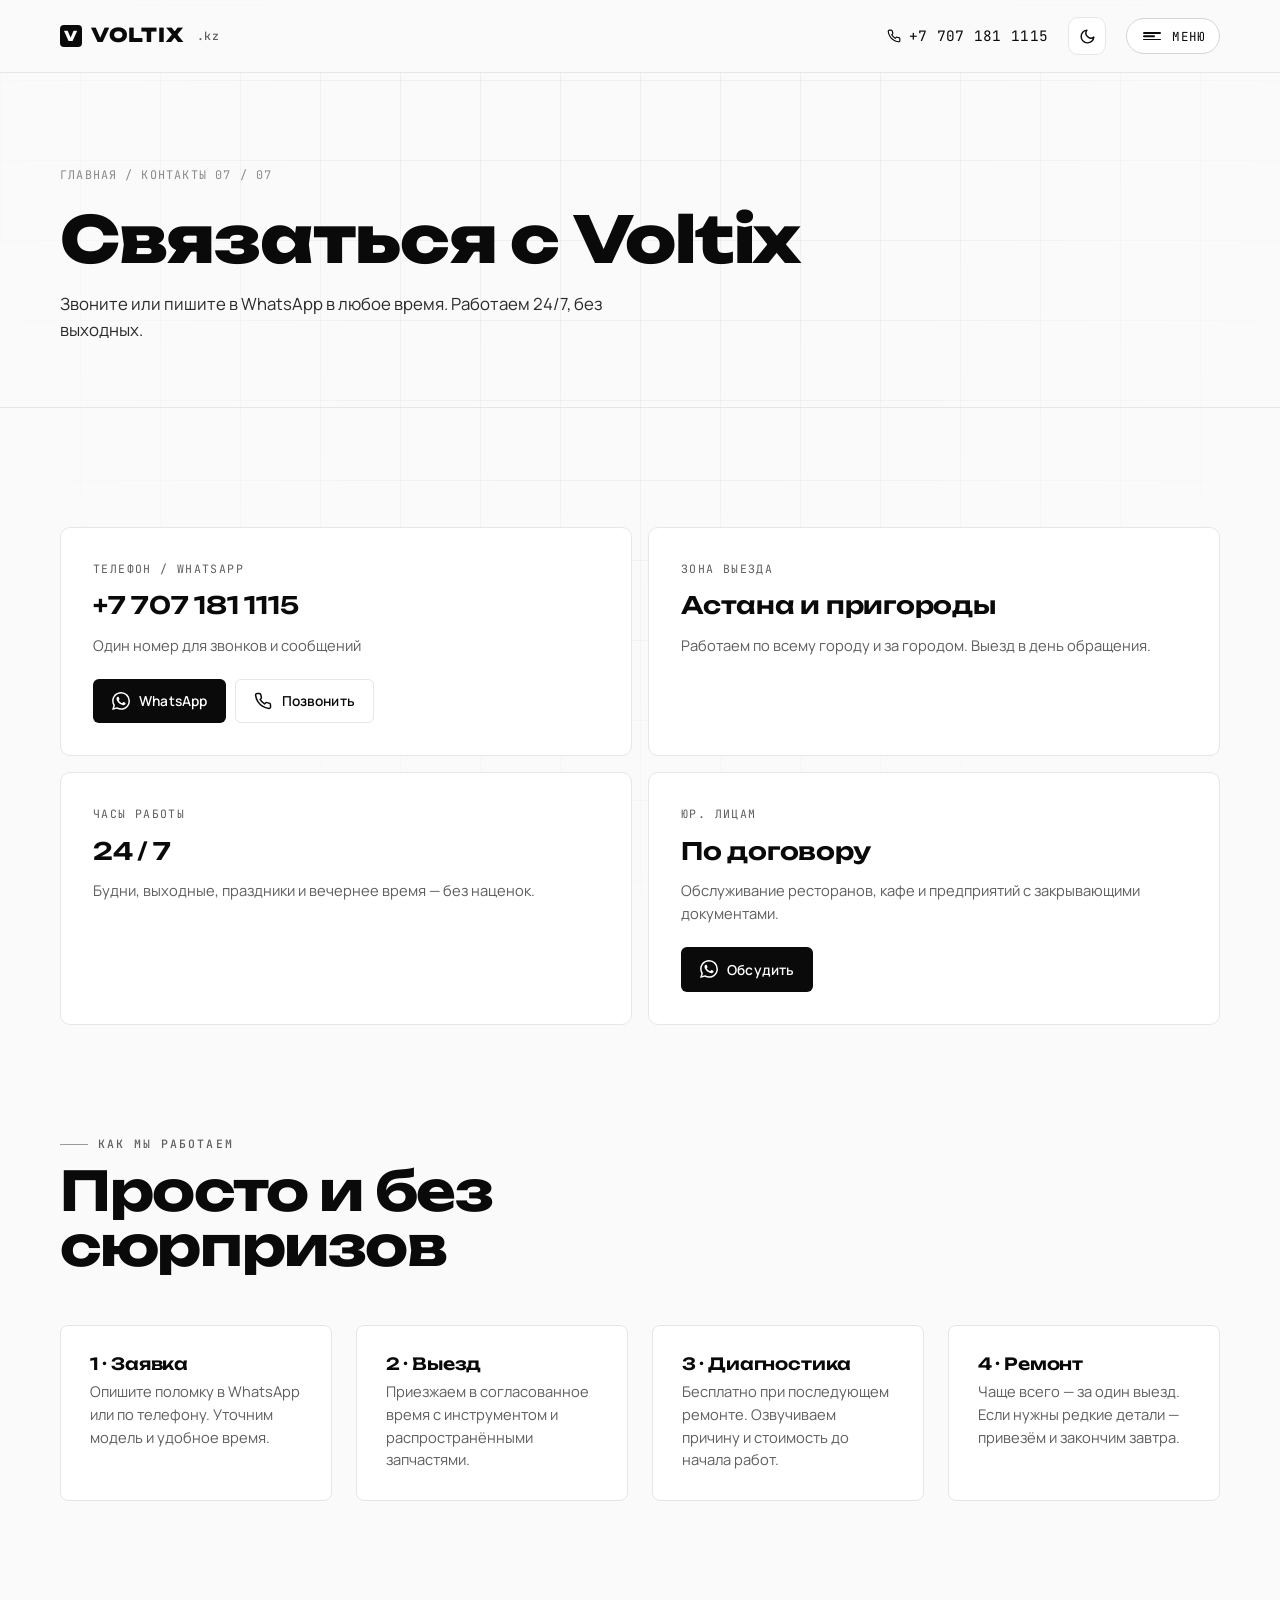
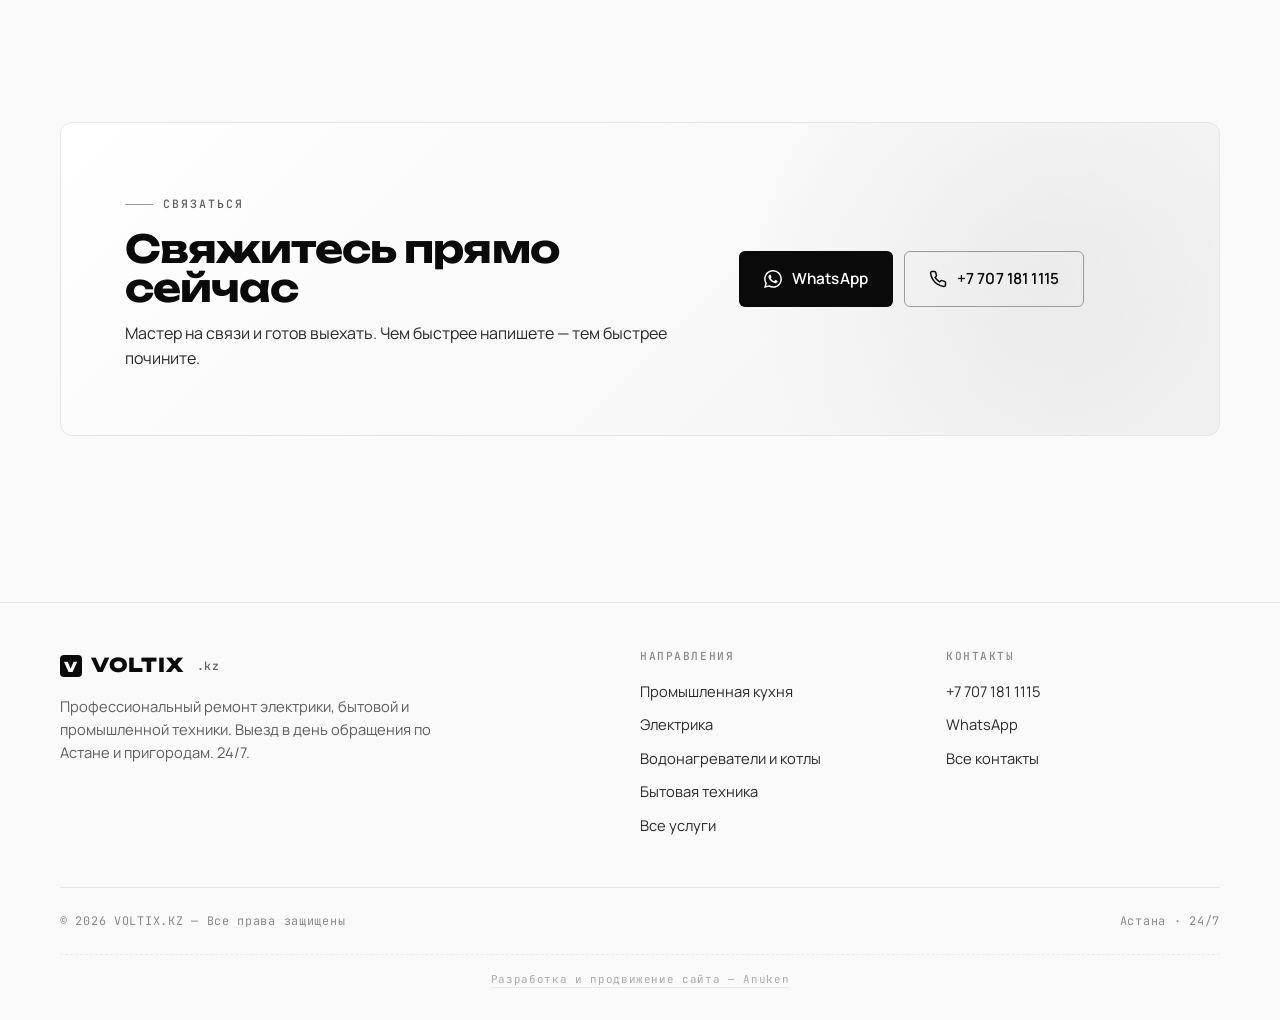
<file: contacts.html>
<!DOCTYPE html>
<html lang="ru">
<head>
<meta charset="UTF-8" />
<meta name="viewport" content="width=device-width, initial-scale=1, viewport-fit=cover" />
<meta name="theme-color" content="#0a0a0a" />
<title>Контакты VOLTIX | Телефон и WhatsApp</title>
<meta name="description" content="Контакты Voltix: телефон +7 707 181 1115, WhatsApp, Астана и пригороды, работаем 24/7." />
<link rel="preconnect" href="https://fonts.googleapis.com" />
<link rel="preconnect" href="https://fonts.gstatic.com" crossorigin />
<link href="https://fonts.googleapis.com/css2?family=Unbounded:wght@500;600;700;800&family=Manrope:wght@400;500;600;700&family=JetBrains+Mono:wght@400;500;600&display=swap" rel="stylesheet" />
<link rel="stylesheet" href="assets/style.css" />
<script>(function(){try{var t=localStorage.getItem('voltix-theme');if(!t)t='light';document.documentElement.setAttribute('data-theme',t);}catch(e){}})();</script>
</head>
<body>

<button class="scroll-top" data-scroll-top aria-label="Наверх">
  <svg viewBox="0 0 24 24" fill="none" stroke="currentColor" stroke-width="2" stroke-linecap="round" stroke-linejoin="round"><path d="M12 19V5M5 12l7-7 7 7"/></svg>
</button>

<header class="site-header">
  <div class="container header-inner">
    <a href="index.html" class="logo" aria-label="Voltix — на главную">
      <span class="bolt">V</span>
      <span>VOLTIX</span>
      <span class="domain">.kz</span>
    </a>
    <div class="header-right">
      <a href="tel:+77071811115" class="header-phone" aria-label="Позвонить">
        <svg viewBox="0 0 24 24" width="14" height="14" fill="none" stroke="currentColor" stroke-width="2" stroke-linecap="round" stroke-linejoin="round"><path d="M22 16.92v3a2 2 0 0 1-2.18 2 19.79 19.79 0 0 1-8.63-3.07 19.5 19.5 0 0 1-6-6 19.79 19.79 0 0 1-3.07-8.67A2 2 0 0 1 4.11 2h3a2 2 0 0 1 2 1.72 12.84 12.84 0 0 0 .7 2.81 2 2 0 0 1-.45 2.11L8.09 9.91a16 16 0 0 0 6 6l1.27-1.27a2 2 0 0 1 2.11-.45 12.84 12.84 0 0 0 2.81.7A2 2 0 0 1 22 16.92z"/></svg>
        +7 707 181 1115
      </a>
      <button class="theme-toggle" data-theme-toggle aria-label="Переключить тему">
        <svg class="icon-moon" viewBox="0 0 24 24" fill="none" stroke="currentColor" stroke-width="2" stroke-linecap="round" stroke-linejoin="round"><path d="M21 12.79A9 9 0 1 1 11.21 3 7 7 0 0 0 21 12.79z"/></svg>
        <svg class="icon-sun" viewBox="0 0 24 24" fill="none" stroke="currentColor" stroke-width="2" stroke-linecap="round" stroke-linejoin="round"><circle cx="12" cy="12" r="4"/><path d="M12 2v2M12 20v2M4.93 4.93l1.41 1.41M17.66 17.66l1.41 1.41M2 12h2M20 12h2M4.93 19.07l1.41-1.41M17.66 6.34l1.41-1.41"/></svg>
      </button>
      <button class="menu-btn" data-menu-open aria-label="Открыть меню">
        <span class="lines"><span></span><span></span><span></span></span>
        Меню
      </button>
    </div>
  </div>
</header>

<div class="menu-overlay" data-menu-close></div>
<aside class="menu-panel" aria-label="Главное меню">
  <div class="menu-head">
    <a href="index.html" class="logo">
      <span class="bolt">V</span>
      <span>VOLTIX</span>
      <span class="domain">.kz</span>
    </a>
    <button class="menu-close" data-menu-close aria-label="Закрыть меню">
      <svg viewBox="0 0 24 24" fill="none" stroke="currentColor" stroke-width="2" stroke-linecap="round" stroke-linejoin="round"><path d="M18 6 6 18M6 6l12 12"/></svg>
    </button>
  </div>
  <nav class="menu-nav">
    <div class="menu-section-title">Навигация</div>
    <ul class="menu-list">
      <li><a href="index.html" data-nav><span>Главная</span><span class="num">01</span></a></li>
      <li><a href="services.html" data-nav><span>Все услуги</span><span class="num">02</span></a></li>
      <li><a href="industrial.html" data-nav><span>Промышленная кухня</span><span class="num">03</span></a></li>
      <li><a href="electrical.html" data-nav><span>Электрика</span><span class="num">04</span></a></li>
      <li><a href="water-heaters.html" data-nav><span>Водонагреватели и котлы</span><span class="num">05</span></a></li>
      <li><a href="appliances.html" data-nav><span>Бытовая техника</span><span class="num">06</span></a></li>
      <li><a href="contacts.html" data-nav><span>Контакты</span><span class="num">07</span></a></li>
    </ul>
  </nav>
  <div class="menu-foot">
    <button class="theme-toggle" data-theme-toggle aria-label="Переключить тему">
      <svg class="icon-moon" viewBox="0 0 24 24" fill="none" stroke="currentColor" stroke-width="2" stroke-linecap="round" stroke-linejoin="round"><path d="M21 12.79A9 9 0 1 1 11.21 3 7 7 0 0 0 21 12.79z"/></svg>
      <svg class="icon-sun" viewBox="0 0 24 24" fill="none" stroke="currentColor" stroke-width="2" stroke-linecap="round" stroke-linejoin="round"><circle cx="12" cy="12" r="4"/><path d="M12 2v2M12 20v2M4.93 4.93l1.41 1.41M17.66 17.66l1.41 1.41M2 12h2M20 12h2M4.93 19.07l1.41-1.41M17.66 6.34l1.41-1.41"/></svg>
      <span class="label-light">Тёмная тема</span>
      <span class="label-dark">Светлая тема</span>
    </button>
    <a href="#" class="btn btn-primary btn-block" data-wa="Здравствуйте! Подскажите по услугам Voltix.">
      <svg viewBox="0 0 24 24" fill="currentColor"><path d="M17.472 14.382c-.297-.149-1.758-.867-2.03-.967-.273-.099-.471-.148-.67.15-.197.297-.767.966-.94 1.164-.173.199-.347.223-.644.075-.297-.15-1.255-.463-2.39-1.475-.883-.788-1.48-1.761-1.653-2.059-.173-.297-.018-.458.13-.606.134-.133.298-.347.446-.52.149-.174.198-.298.298-.497.099-.198.05-.371-.025-.52-.075-.149-.669-1.612-.916-2.207-.242-.579-.487-.5-.669-.51l-.57-.01c-.198 0-.52.074-.792.372s-1.04 1.016-1.04 2.479 1.065 2.876 1.213 3.074c.149.198 2.095 3.2 5.077 4.487.709.306 1.262.489 1.694.625.712.227 1.36.195 1.871.118.571-.085 1.758-.719 2.006-1.413.248-.694.248-1.289.173-1.413-.074-.124-.272-.198-.57-.347m-5.421 7.403h-.004a9.87 9.87 0 0 1-5.031-1.378l-.361-.214-3.741.982.998-3.648-.235-.374a9.86 9.86 0 0 1-1.51-5.26c.001-5.45 4.436-9.884 9.888-9.884 2.64 0 5.122 1.03 6.988 2.898a9.825 9.825 0 0 1 2.893 6.994c-.003 5.45-4.437 9.884-9.885 9.884m8.413-18.297A11.815 11.815 0 0 0 12.05 0C5.495 0 .16 5.335.157 11.892c0 2.096.547 4.142 1.588 5.945L.057 24l6.305-1.654a11.882 11.882 0 0 0 5.683 1.448h.005c6.554 0 11.89-5.335 11.893-11.893A11.821 11.821 0 0 0 20.464 3.488"/></svg>
      Написать в WhatsApp
    </a>
    <a href="tel:+77071811115" class="btn btn-outline btn-block">
      <svg viewBox="0 0 24 24" fill="none" stroke="currentColor" stroke-width="2" stroke-linecap="round" stroke-linejoin="round"><path d="M22 16.92v3a2 2 0 0 1-2.18 2 19.79 19.79 0 0 1-8.63-3.07 19.5 19.5 0 0 1-6-6 19.79 19.79 0 0 1-3.07-8.67A2 2 0 0 1 4.11 2h3a2 2 0 0 1 2 1.72 12.84 12.84 0 0 0 .7 2.81 2 2 0 0 1-.45 2.11L8.09 9.91a16 16 0 0 0 6 6l1.27-1.27a2 2 0 0 1 2.11-.45 12.84 12.84 0 0 0 2.81.7A2 2 0 0 1 22 16.92z"/></svg>
      +7 707 181 1115
    </a>
    <div class="contact-line">
      <svg viewBox="0 0 24 24" fill="none" stroke="currentColor" stroke-width="2" stroke-linecap="round" stroke-linejoin="round"><path d="M21 10c0 7-9 13-9 13s-9-6-9-13a9 9 0 0 1 18 0z"/><circle cx="12" cy="10" r="3"/></svg>
      Астана и пригороды
    </div>
    <div class="contact-line">
      <svg viewBox="0 0 24 24" fill="none" stroke="currentColor" stroke-width="2" stroke-linecap="round" stroke-linejoin="round"><circle cx="12" cy="12" r="10"/><polyline points="12 6 12 12 16 14"/></svg>
      Работаем 24/7 · без выходных
    </div>
    <div class="dev-credit"><a href="https://wa.me/77074534518" target="_blank" rel="noopener">Разработка и продвижение сайта — Anuken</a></div>
  </div>
</aside>

<main>
<section class="page-hero">
  <div class="container">
    <div class="page-crumbs fade-up">
      <a href="index.html">Главная</a>
      <span>/</span>
      <span>Контакты</span>
      <span style="margin-left:auto;" class="dim">07 / 07</span>
    </div>
    <h1 class="fade-up d1">Связаться с Voltix</h1>
    <p class="fade-up d2">Звоните или пишите в WhatsApp в любое время. Работаем 24/7, без выходных.</p>
  </div>
</section><section class="section">
  <div class="container">
    <div class="contact-grid">

      <div class="contact-card">
        <span class="lbl">Телефон / WhatsApp</span>
        <span class="val">+7 707 181 1115</span>
        <span class="hint">Один номер для звонков и сообщений</span>
        <div class="actions">
          <a href="#" class="btn btn-primary btn-sm" data-wa="Здравствуйте! Нужна консультация.">
            <svg viewBox="0 0 24 24" fill="currentColor"><path d="M17.472 14.382c-.297-.149-1.758-.867-2.03-.967-.273-.099-.471-.148-.67.15-.197.297-.767.966-.94 1.164-.173.199-.347.223-.644.075-.297-.15-1.255-.463-2.39-1.475-.883-.788-1.48-1.761-1.653-2.059-.173-.297-.018-.458.13-.606.134-.133.298-.347.446-.52.149-.174.198-.298.298-.497.099-.198.05-.371-.025-.52-.075-.149-.669-1.612-.916-2.207-.242-.579-.487-.5-.669-.51l-.57-.01c-.198 0-.52.074-.792.372s-1.04 1.016-1.04 2.479 1.065 2.876 1.213 3.074c.149.198 2.095 3.2 5.077 4.487.709.306 1.262.489 1.694.625.712.227 1.36.195 1.871.118.571-.085 1.758-.719 2.006-1.413.248-.694.248-1.289.173-1.413-.074-.124-.272-.198-.57-.347m-5.421 7.403h-.004a9.87 9.87 0 0 1-5.031-1.378l-.361-.214-3.741.982.998-3.648-.235-.374a9.86 9.86 0 0 1-1.51-5.26c.001-5.45 4.436-9.884 9.888-9.884 2.64 0 5.122 1.03 6.988 2.898a9.825 9.825 0 0 1 2.893 6.994c-.003 5.45-4.437 9.884-9.885 9.884m8.413-18.297A11.815 11.815 0 0 0 12.05 0C5.495 0 .16 5.335.157 11.892c0 2.096.547 4.142 1.588 5.945L.057 24l6.305-1.654a11.882 11.882 0 0 0 5.683 1.448h.005c6.554 0 11.89-5.335 11.893-11.893A11.821 11.821 0 0 0 20.464 3.488"/></svg> WhatsApp
          </a>
          <a href="tel:+77071811115" class="btn btn-ghost btn-sm">
            <svg viewBox="0 0 24 24" fill="none" stroke="currentColor" stroke-width="2" stroke-linecap="round" stroke-linejoin="round"><path d="M22 16.92v3a2 2 0 0 1-2.18 2 19.79 19.79 0 0 1-8.63-3.07 19.5 19.5 0 0 1-6-6 19.79 19.79 0 0 1-3.07-8.67A2 2 0 0 1 4.11 2h3a2 2 0 0 1 2 1.72 12.84 12.84 0 0 0 .7 2.81 2 2 0 0 1-.45 2.11L8.09 9.91a16 16 0 0 0 6 6l1.27-1.27a2 2 0 0 1 2.11-.45 12.84 12.84 0 0 0 2.81.7A2 2 0 0 1 22 16.92z"/></svg> Позвонить
          </a>
        </div>
      </div>

      <div class="contact-card">
        <span class="lbl">Зона выезда</span>
        <span class="val">Астана и пригороды</span>
        <span class="hint">Работаем по всему городу и за городом. Выезд в день обращения.</span>
      </div>

      <div class="contact-card">
        <span class="lbl">Часы работы</span>
        <span class="val">24 / 7</span>
        <span class="hint">Будни, выходные, праздники и вечернее время — без наценок.</span>
      </div>

      <div class="contact-card">
        <span class="lbl">Юр. лицам</span>
        <span class="val">По договору</span>
        <span class="hint">Обслуживание ресторанов, кафе и предприятий с закрывающими документами.</span>
        <div class="actions">
          <a href="#" class="btn btn-primary btn-sm" data-wa="Здравствуйте! Юридическое лицо, нужно обслуживание по договору.">
            <svg viewBox="0 0 24 24" fill="currentColor"><path d="M17.472 14.382c-.297-.149-1.758-.867-2.03-.967-.273-.099-.471-.148-.67.15-.197.297-.767.966-.94 1.164-.173.199-.347.223-.644.075-.297-.15-1.255-.463-2.39-1.475-.883-.788-1.48-1.761-1.653-2.059-.173-.297-.018-.458.13-.606.134-.133.298-.347.446-.52.149-.174.198-.298.298-.497.099-.198.05-.371-.025-.52-.075-.149-.669-1.612-.916-2.207-.242-.579-.487-.5-.669-.51l-.57-.01c-.198 0-.52.074-.792.372s-1.04 1.016-1.04 2.479 1.065 2.876 1.213 3.074c.149.198 2.095 3.2 5.077 4.487.709.306 1.262.489 1.694.625.712.227 1.36.195 1.871.118.571-.085 1.758-.719 2.006-1.413.248-.694.248-1.289.173-1.413-.074-.124-.272-.198-.57-.347m-5.421 7.403h-.004a9.87 9.87 0 0 1-5.031-1.378l-.361-.214-3.741.982.998-3.648-.235-.374a9.86 9.86 0 0 1-1.51-5.26c.001-5.45 4.436-9.884 9.888-9.884 2.64 0 5.122 1.03 6.988 2.898a9.825 9.825 0 0 1 2.893 6.994c-.003 5.45-4.437 9.884-9.885 9.884m8.413-18.297A11.815 11.815 0 0 0 12.05 0C5.495 0 .16 5.335.157 11.892c0 2.096.547 4.142 1.588 5.945L.057 24l6.305-1.654a11.882 11.882 0 0 0 5.683 1.448h.005c6.554 0 11.89-5.335 11.893-11.893A11.821 11.821 0 0 0 20.464 3.488"/></svg> Обсудить
          </a>
        </div>
      </div>

    </div>
  </div>
</section><section class="section" style="padding-top:0;">
  <div class="container">
    <div class="section-head">
      <div class="text">
        <span class="eyebrow">Как мы работаем</span>
        <h2>Просто и без сюрпризов</h2>
      </div>
    </div>
    <div class="feature-grid">
      <div class="feature">
        <h3>1 · Заявка</h3>
        <p>Опишите поломку в WhatsApp или по телефону. Уточним модель и удобное время.</p>
      </div>
      <div class="feature">
        <h3>2 · Выезд</h3>
        <p>Приезжаем в согласованное время с инструментом и распространёнными запчастями.</p>
      </div>
      <div class="feature">
        <h3>3 · Диагностика</h3>
        <p>Бесплатно при последующем ремонте. Озвучиваем причину и стоимость до начала работ.</p>
      </div>
      <div class="feature">
        <h3>4 · Ремонт</h3>
        <p>Чаще всего — за один выезд. Если нужны редкие детали — привезём и закончим завтра.</p>
      </div>
    </div>
  </div>
</section><section class="section">
  <div class="container">
    <div class="cta-block">
      <div>
        <span class="eyebrow" style="margin-bottom: 1rem;">Связаться</span>
        <h2>Свяжитесь прямо сейчас</h2>
        <p>Мастер на связи и готов выехать. Чем быстрее напишете — тем быстрее почините.</p>
      </div>
      <div class="actions">
        <a href="#" class="btn btn-primary" data-wa="Здравствуйте! Хочу записаться на ремонт/обслуживание.">
          <svg viewBox="0 0 24 24" fill="currentColor"><path d="M17.472 14.382c-.297-.149-1.758-.867-2.03-.967-.273-.099-.471-.148-.67.15-.197.297-.767.966-.94 1.164-.173.199-.347.223-.644.075-.297-.15-1.255-.463-2.39-1.475-.883-.788-1.48-1.761-1.653-2.059-.173-.297-.018-.458.13-.606.134-.133.298-.347.446-.52.149-.174.198-.298.298-.497.099-.198.05-.371-.025-.52-.075-.149-.669-1.612-.916-2.207-.242-.579-.487-.5-.669-.51l-.57-.01c-.198 0-.52.074-.792.372s-1.04 1.016-1.04 2.479 1.065 2.876 1.213 3.074c.149.198 2.095 3.2 5.077 4.487.709.306 1.262.489 1.694.625.712.227 1.36.195 1.871.118.571-.085 1.758-.719 2.006-1.413.248-.694.248-1.289.173-1.413-.074-.124-.272-.198-.57-.347m-5.421 7.403h-.004a9.87 9.87 0 0 1-5.031-1.378l-.361-.214-3.741.982.998-3.648-.235-.374a9.86 9.86 0 0 1-1.51-5.26c.001-5.45 4.436-9.884 9.888-9.884 2.64 0 5.122 1.03 6.988 2.898a9.825 9.825 0 0 1 2.893 6.994c-.003 5.45-4.437 9.884-9.885 9.884m8.413-18.297A11.815 11.815 0 0 0 12.05 0C5.495 0 .16 5.335.157 11.892c0 2.096.547 4.142 1.588 5.945L.057 24l6.305-1.654a11.882 11.882 0 0 0 5.683 1.448h.005c6.554 0 11.89-5.335 11.893-11.893A11.821 11.821 0 0 0 20.464 3.488"/></svg>
          WhatsApp
        </a>
        <a href="tel:+77071811115" class="btn btn-outline">
          <svg viewBox="0 0 24 24" fill="none" stroke="currentColor" stroke-width="2" stroke-linecap="round" stroke-linejoin="round"><path d="M22 16.92v3a2 2 0 0 1-2.18 2 19.79 19.79 0 0 1-8.63-3.07 19.5 19.5 0 0 1-6-6 19.79 19.79 0 0 1-3.07-8.67A2 2 0 0 1 4.11 2h3a2 2 0 0 1 2 1.72 12.84 12.84 0 0 0 .7 2.81 2 2 0 0 1-.45 2.11L8.09 9.91a16 16 0 0 0 6 6l1.27-1.27a2 2 0 0 1 2.11-.45 12.84 12.84 0 0 0 2.81.7A2 2 0 0 1 22 16.92z"/></svg>
          +7 707 181 1115
        </a>
      </div>
    </div>
  </div>
</section>
</main>

<div class="float-actions">
  <a href="tel:+77071811115" class="float-btn call" aria-label="Позвонить">
    <svg viewBox="0 0 24 24" fill="none" stroke="currentColor" stroke-width="2" stroke-linecap="round" stroke-linejoin="round"><path d="M22 16.92v3a2 2 0 0 1-2.18 2 19.79 19.79 0 0 1-8.63-3.07 19.5 19.5 0 0 1-6-6 19.79 19.79 0 0 1-3.07-8.67A2 2 0 0 1 4.11 2h3a2 2 0 0 1 2 1.72 12.84 12.84 0 0 0 .7 2.81 2 2 0 0 1-.45 2.11L8.09 9.91a16 16 0 0 0 6 6l1.27-1.27a2 2 0 0 1 2.11-.45 12.84 12.84 0 0 0 2.81.7A2 2 0 0 1 22 16.92z"/></svg>
  </a>
  <a href="#" class="float-btn" data-wa="Здравствуйте! Нужен мастер." aria-label="WhatsApp">
    <svg viewBox="0 0 24 24" fill="currentColor"><path d="M17.472 14.382c-.297-.149-1.758-.867-2.03-.967-.273-.099-.471-.148-.67.15-.197.297-.767.966-.94 1.164-.173.199-.347.223-.644.075-.297-.15-1.255-.463-2.39-1.475-.883-.788-1.48-1.761-1.653-2.059-.173-.297-.018-.458.13-.606.134-.133.298-.347.446-.52.149-.174.198-.298.298-.497.099-.198.05-.371-.025-.52-.075-.149-.669-1.612-.916-2.207-.242-.579-.487-.5-.669-.51l-.57-.01c-.198 0-.52.074-.792.372s-1.04 1.016-1.04 2.479 1.065 2.876 1.213 3.074c.149.198 2.095 3.2 5.077 4.487.709.306 1.262.489 1.694.625.712.227 1.36.195 1.871.118.571-.085 1.758-.719 2.006-1.413.248-.694.248-1.289.173-1.413-.074-.124-.272-.198-.57-.347m-5.421 7.403h-.004a9.87 9.87 0 0 1-5.031-1.378l-.361-.214-3.741.982.998-3.648-.235-.374a9.86 9.86 0 0 1-1.51-5.26c.001-5.45 4.436-9.884 9.888-9.884 2.64 0 5.122 1.03 6.988 2.898a9.825 9.825 0 0 1 2.893 6.994c-.003 5.45-4.437 9.884-9.885 9.884m8.413-18.297A11.815 11.815 0 0 0 12.05 0C5.495 0 .16 5.335.157 11.892c0 2.096.547 4.142 1.588 5.945L.057 24l6.305-1.654a11.882 11.882 0 0 0 5.683 1.448h.005c6.554 0 11.89-5.335 11.893-11.893A11.821 11.821 0 0 0 20.464 3.488"/></svg>
  </a>
</div>

<footer class="site-footer">
  <div class="container">
    <div class="footer-top">
      <div class="footer-brand">
        <a href="index.html" class="logo">
          <span class="bolt">V</span>
          <span>VOLTIX</span>
          <span class="domain">.kz</span>
        </a>
        <p>Профессиональный ремонт электрики, бытовой и промышленной техники. Выезд в день обращения по Астане и пригородам. 24/7.</p>
      </div>
      <div class="footer-col">
        <h4>Направления</h4>
        <ul>
          <li><a href="industrial.html">Промышленная кухня</a></li>
          <li><a href="electrical.html">Электрика</a></li>
          <li><a href="water-heaters.html">Водонагреватели и котлы</a></li>
          <li><a href="appliances.html">Бытовая техника</a></li>
          <li><a href="services.html">Все услуги</a></li>
        </ul>
      </div>
      <div class="footer-col">
        <h4>Контакты</h4>
        <ul>
          <li><a href="tel:+77071811115">+7 707 181 1115</a></li>
          <li><a href="#" data-wa="Здравствуйте! Подскажите по услугам Voltix.">WhatsApp</a></li>
          <li><a href="contacts.html">Все контакты</a></li>
        </ul>
      </div>
    </div>
    <div class="footer-bottom">
      <div>© <span class="year"></span> VOLTIX.KZ — Все права защищены</div>
      <div>Астана · 24/7</div>
      <div class="dev-credit"><a href="https://wa.me/77074534518" target="_blank" rel="noopener">Разработка и продвижение сайта — Anuken</a></div>
    </div>
  </div>
</footer>

<script src="assets/script.js"></script>
</body>
</html>
</file>
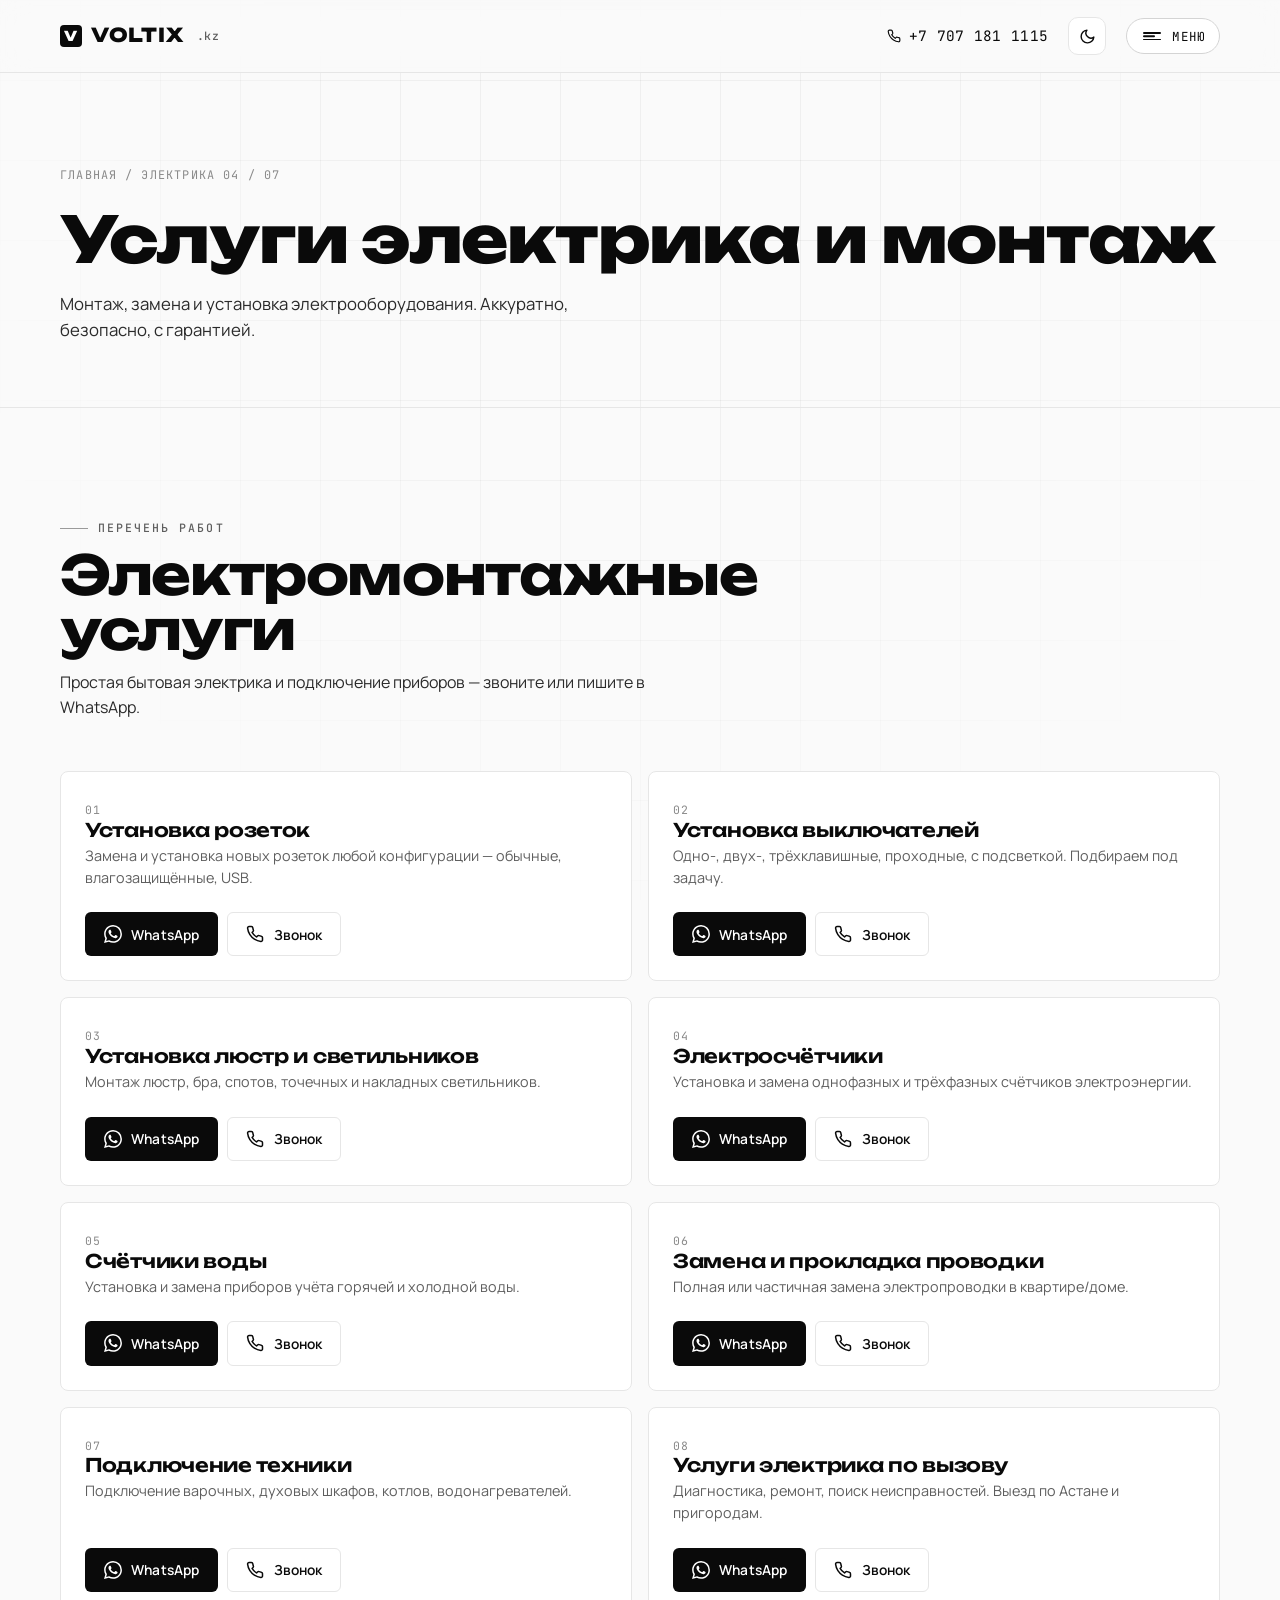
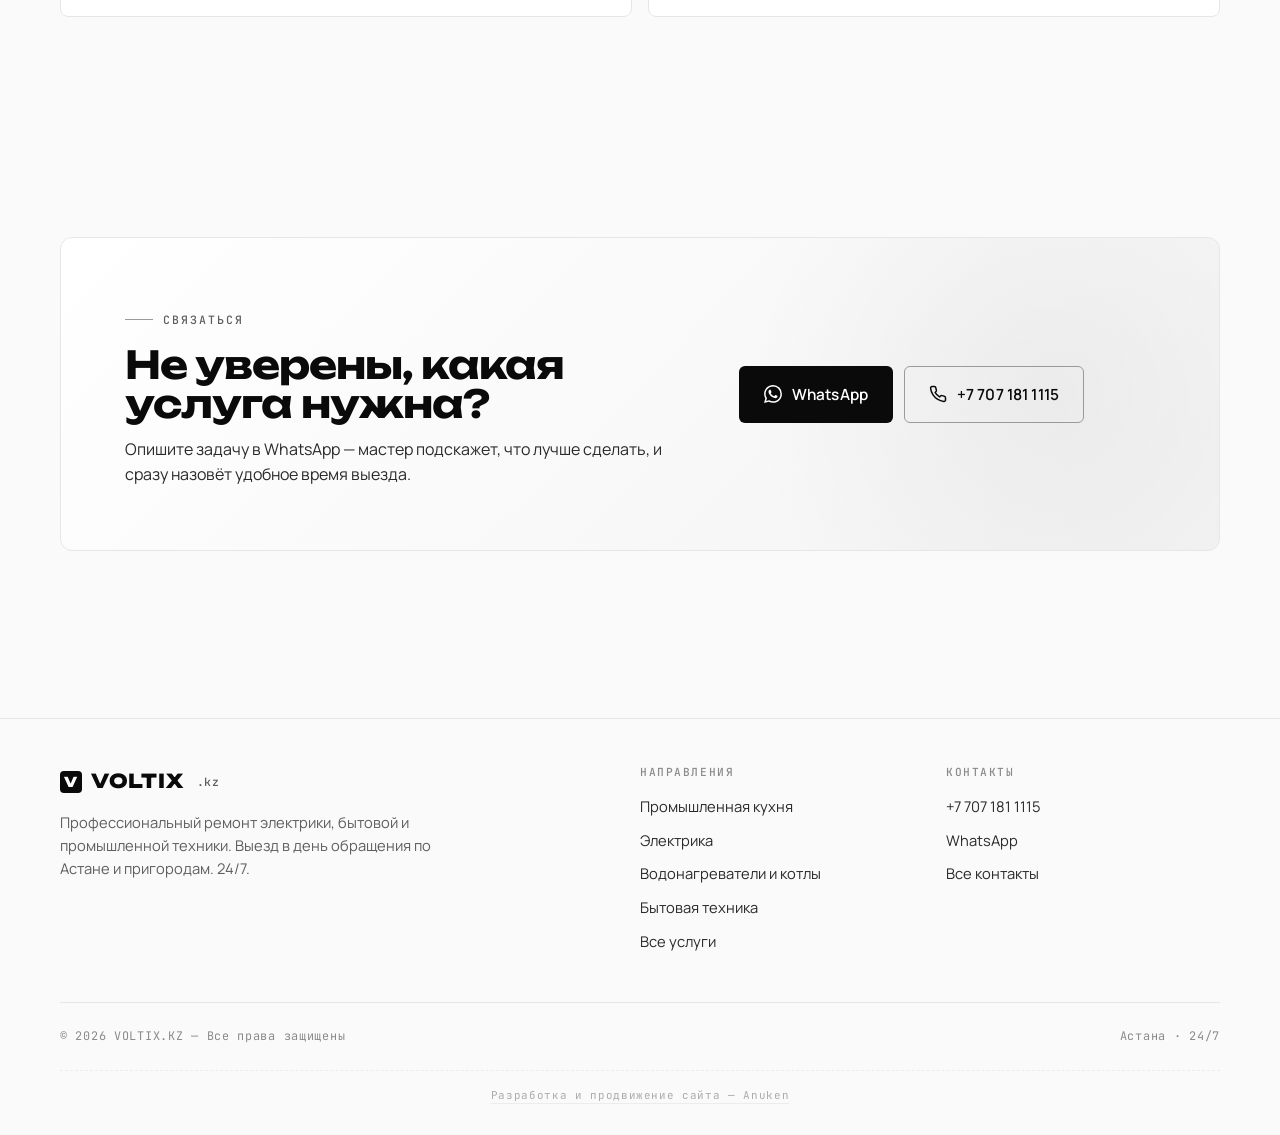
<file: electrical.html>
<!DOCTYPE html>
<html lang="ru">
<head>
<meta charset="UTF-8" />
<meta name="viewport" content="width=device-width, initial-scale=1, viewport-fit=cover" />
<meta name="theme-color" content="#0a0a0a" />
<title>Услуги электрика в Астане | VOLTIX.KZ</title>
<meta name="description" content="Установка розеток, выключателей, люстр, счётчиков. Замена проводки и подключение техники. Опытный электрик с выездом." />
<link rel="preconnect" href="https://fonts.googleapis.com" />
<link rel="preconnect" href="https://fonts.gstatic.com" crossorigin />
<link href="https://fonts.googleapis.com/css2?family=Unbounded:wght@500;600;700;800&family=Manrope:wght@400;500;600;700&family=JetBrains+Mono:wght@400;500;600&display=swap" rel="stylesheet" />
<link rel="stylesheet" href="assets/style.css" />
<script>(function(){try{var t=localStorage.getItem('voltix-theme');if(!t)t='light';document.documentElement.setAttribute('data-theme',t);}catch(e){}})();</script>
</head>
<body>

<button class="scroll-top" data-scroll-top aria-label="Наверх">
  <svg viewBox="0 0 24 24" fill="none" stroke="currentColor" stroke-width="2" stroke-linecap="round" stroke-linejoin="round"><path d="M12 19V5M5 12l7-7 7 7"/></svg>
</button>

<header class="site-header">
  <div class="container header-inner">
    <a href="index.html" class="logo" aria-label="Voltix — на главную">
      <span class="bolt">V</span>
      <span>VOLTIX</span>
      <span class="domain">.kz</span>
    </a>
    <div class="header-right">
      <a href="tel:+77071811115" class="header-phone" aria-label="Позвонить">
        <svg viewBox="0 0 24 24" width="14" height="14" fill="none" stroke="currentColor" stroke-width="2" stroke-linecap="round" stroke-linejoin="round"><path d="M22 16.92v3a2 2 0 0 1-2.18 2 19.79 19.79 0 0 1-8.63-3.07 19.5 19.5 0 0 1-6-6 19.79 19.79 0 0 1-3.07-8.67A2 2 0 0 1 4.11 2h3a2 2 0 0 1 2 1.72 12.84 12.84 0 0 0 .7 2.81 2 2 0 0 1-.45 2.11L8.09 9.91a16 16 0 0 0 6 6l1.27-1.27a2 2 0 0 1 2.11-.45 12.84 12.84 0 0 0 2.81.7A2 2 0 0 1 22 16.92z"/></svg>
        +7 707 181 1115
      </a>
      <button class="theme-toggle" data-theme-toggle aria-label="Переключить тему">
        <svg class="icon-moon" viewBox="0 0 24 24" fill="none" stroke="currentColor" stroke-width="2" stroke-linecap="round" stroke-linejoin="round"><path d="M21 12.79A9 9 0 1 1 11.21 3 7 7 0 0 0 21 12.79z"/></svg>
        <svg class="icon-sun" viewBox="0 0 24 24" fill="none" stroke="currentColor" stroke-width="2" stroke-linecap="round" stroke-linejoin="round"><circle cx="12" cy="12" r="4"/><path d="M12 2v2M12 20v2M4.93 4.93l1.41 1.41M17.66 17.66l1.41 1.41M2 12h2M20 12h2M4.93 19.07l1.41-1.41M17.66 6.34l1.41-1.41"/></svg>
      </button>
      <button class="menu-btn" data-menu-open aria-label="Открыть меню">
        <span class="lines"><span></span><span></span><span></span></span>
        Меню
      </button>
    </div>
  </div>
</header>

<div class="menu-overlay" data-menu-close></div>
<aside class="menu-panel" aria-label="Главное меню">
  <div class="menu-head">
    <a href="index.html" class="logo">
      <span class="bolt">V</span>
      <span>VOLTIX</span>
      <span class="domain">.kz</span>
    </a>
    <button class="menu-close" data-menu-close aria-label="Закрыть меню">
      <svg viewBox="0 0 24 24" fill="none" stroke="currentColor" stroke-width="2" stroke-linecap="round" stroke-linejoin="round"><path d="M18 6 6 18M6 6l12 12"/></svg>
    </button>
  </div>
  <nav class="menu-nav">
    <div class="menu-section-title">Навигация</div>
    <ul class="menu-list">
      <li><a href="index.html" data-nav><span>Главная</span><span class="num">01</span></a></li>
      <li><a href="services.html" data-nav><span>Все услуги</span><span class="num">02</span></a></li>
      <li><a href="industrial.html" data-nav><span>Промышленная кухня</span><span class="num">03</span></a></li>
      <li><a href="electrical.html" data-nav><span>Электрика</span><span class="num">04</span></a></li>
      <li><a href="water-heaters.html" data-nav><span>Водонагреватели и котлы</span><span class="num">05</span></a></li>
      <li><a href="appliances.html" data-nav><span>Бытовая техника</span><span class="num">06</span></a></li>
      <li><a href="contacts.html" data-nav><span>Контакты</span><span class="num">07</span></a></li>
    </ul>
  </nav>
  <div class="menu-foot">
    <button class="theme-toggle" data-theme-toggle aria-label="Переключить тему">
      <svg class="icon-moon" viewBox="0 0 24 24" fill="none" stroke="currentColor" stroke-width="2" stroke-linecap="round" stroke-linejoin="round"><path d="M21 12.79A9 9 0 1 1 11.21 3 7 7 0 0 0 21 12.79z"/></svg>
      <svg class="icon-sun" viewBox="0 0 24 24" fill="none" stroke="currentColor" stroke-width="2" stroke-linecap="round" stroke-linejoin="round"><circle cx="12" cy="12" r="4"/><path d="M12 2v2M12 20v2M4.93 4.93l1.41 1.41M17.66 17.66l1.41 1.41M2 12h2M20 12h2M4.93 19.07l1.41-1.41M17.66 6.34l1.41-1.41"/></svg>
      <span class="label-light">Тёмная тема</span>
      <span class="label-dark">Светлая тема</span>
    </button>
    <a href="#" class="btn btn-primary btn-block" data-wa="Здравствуйте! Подскажите по услугам Voltix.">
      <svg viewBox="0 0 24 24" fill="currentColor"><path d="M17.472 14.382c-.297-.149-1.758-.867-2.03-.967-.273-.099-.471-.148-.67.15-.197.297-.767.966-.94 1.164-.173.199-.347.223-.644.075-.297-.15-1.255-.463-2.39-1.475-.883-.788-1.48-1.761-1.653-2.059-.173-.297-.018-.458.13-.606.134-.133.298-.347.446-.52.149-.174.198-.298.298-.497.099-.198.05-.371-.025-.52-.075-.149-.669-1.612-.916-2.207-.242-.579-.487-.5-.669-.51l-.57-.01c-.198 0-.52.074-.792.372s-1.04 1.016-1.04 2.479 1.065 2.876 1.213 3.074c.149.198 2.095 3.2 5.077 4.487.709.306 1.262.489 1.694.625.712.227 1.36.195 1.871.118.571-.085 1.758-.719 2.006-1.413.248-.694.248-1.289.173-1.413-.074-.124-.272-.198-.57-.347m-5.421 7.403h-.004a9.87 9.87 0 0 1-5.031-1.378l-.361-.214-3.741.982.998-3.648-.235-.374a9.86 9.86 0 0 1-1.51-5.26c.001-5.45 4.436-9.884 9.888-9.884 2.64 0 5.122 1.03 6.988 2.898a9.825 9.825 0 0 1 2.893 6.994c-.003 5.45-4.437 9.884-9.885 9.884m8.413-18.297A11.815 11.815 0 0 0 12.05 0C5.495 0 .16 5.335.157 11.892c0 2.096.547 4.142 1.588 5.945L.057 24l6.305-1.654a11.882 11.882 0 0 0 5.683 1.448h.005c6.554 0 11.89-5.335 11.893-11.893A11.821 11.821 0 0 0 20.464 3.488"/></svg>
      Написать в WhatsApp
    </a>
    <a href="tel:+77071811115" class="btn btn-outline btn-block">
      <svg viewBox="0 0 24 24" fill="none" stroke="currentColor" stroke-width="2" stroke-linecap="round" stroke-linejoin="round"><path d="M22 16.92v3a2 2 0 0 1-2.18 2 19.79 19.79 0 0 1-8.63-3.07 19.5 19.5 0 0 1-6-6 19.79 19.79 0 0 1-3.07-8.67A2 2 0 0 1 4.11 2h3a2 2 0 0 1 2 1.72 12.84 12.84 0 0 0 .7 2.81 2 2 0 0 1-.45 2.11L8.09 9.91a16 16 0 0 0 6 6l1.27-1.27a2 2 0 0 1 2.11-.45 12.84 12.84 0 0 0 2.81.7A2 2 0 0 1 22 16.92z"/></svg>
      +7 707 181 1115
    </a>
    <div class="contact-line">
      <svg viewBox="0 0 24 24" fill="none" stroke="currentColor" stroke-width="2" stroke-linecap="round" stroke-linejoin="round"><path d="M21 10c0 7-9 13-9 13s-9-6-9-13a9 9 0 0 1 18 0z"/><circle cx="12" cy="10" r="3"/></svg>
      Астана и пригороды
    </div>
    <div class="contact-line">
      <svg viewBox="0 0 24 24" fill="none" stroke="currentColor" stroke-width="2" stroke-linecap="round" stroke-linejoin="round"><circle cx="12" cy="12" r="10"/><polyline points="12 6 12 12 16 14"/></svg>
      Работаем 24/7 · без выходных
    </div>
    <div class="dev-credit"><a href="https://wa.me/77074534518" target="_blank" rel="noopener">Разработка и продвижение сайта — Anuken</a></div>
  </div>
</aside>

<main>
<section class="page-hero">
  <div class="container">
    <div class="page-crumbs fade-up">
      <a href="index.html">Главная</a>
      <span>/</span>
      <span>Электрика</span>
      <span style="margin-left:auto;" class="dim">04 / 07</span>
    </div>
    <h1 class="fade-up d1">Услуги электрика и монтаж</h1>
    <p class="fade-up d2">Монтаж, замена и установка электрооборудования. Аккуратно, безопасно, с гарантией.</p>
  </div>
</section><section class="section">
  <div class="container">
    <div class="section-head">
      <div class="text">
        <span class="eyebrow">Перечень работ</span>
        <h2>Электромонтажные услуги</h2>
        <p>Простая бытовая электрика и подключение приборов — звоните или пишите в WhatsApp.</p>
      </div>
    </div>

    <div class="service-list">
      <div class="service-row">
  <div>
    <span class="row-num">01</span>
    <h3>Установка розеток</h3>
    <p>Замена и установка новых розеток любой конфигурации — обычные, влагозащищённые, USB.</p>
  </div>
  <div class="row-actions">
    <a href="#" class="btn btn-primary btn-sm" data-wa="Здравствуйте! Нужно установить/заменить розетки.">
      <svg viewBox="0 0 24 24" fill="currentColor"><path d="M17.472 14.382c-.297-.149-1.758-.867-2.03-.967-.273-.099-.471-.148-.67.15-.197.297-.767.966-.94 1.164-.173.199-.347.223-.644.075-.297-.15-1.255-.463-2.39-1.475-.883-.788-1.48-1.761-1.653-2.059-.173-.297-.018-.458.13-.606.134-.133.298-.347.446-.52.149-.174.198-.298.298-.497.099-.198.05-.371-.025-.52-.075-.149-.669-1.612-.916-2.207-.242-.579-.487-.5-.669-.51l-.57-.01c-.198 0-.52.074-.792.372s-1.04 1.016-1.04 2.479 1.065 2.876 1.213 3.074c.149.198 2.095 3.2 5.077 4.487.709.306 1.262.489 1.694.625.712.227 1.36.195 1.871.118.571-.085 1.758-.719 2.006-1.413.248-.694.248-1.289.173-1.413-.074-.124-.272-.198-.57-.347m-5.421 7.403h-.004a9.87 9.87 0 0 1-5.031-1.378l-.361-.214-3.741.982.998-3.648-.235-.374a9.86 9.86 0 0 1-1.51-5.26c.001-5.45 4.436-9.884 9.888-9.884 2.64 0 5.122 1.03 6.988 2.898a9.825 9.825 0 0 1 2.893 6.994c-.003 5.45-4.437 9.884-9.885 9.884m8.413-18.297A11.815 11.815 0 0 0 12.05 0C5.495 0 .16 5.335.157 11.892c0 2.096.547 4.142 1.588 5.945L.057 24l6.305-1.654a11.882 11.882 0 0 0 5.683 1.448h.005c6.554 0 11.89-5.335 11.893-11.893A11.821 11.821 0 0 0 20.464 3.488"/></svg>
      WhatsApp
    </a>
    <a href="tel:+77071811115" class="btn btn-ghost btn-sm">
      <svg viewBox="0 0 24 24" fill="none" stroke="currentColor" stroke-width="2" stroke-linecap="round" stroke-linejoin="round"><path d="M22 16.92v3a2 2 0 0 1-2.18 2 19.79 19.79 0 0 1-8.63-3.07 19.5 19.5 0 0 1-6-6 19.79 19.79 0 0 1-3.07-8.67A2 2 0 0 1 4.11 2h3a2 2 0 0 1 2 1.72 12.84 12.84 0 0 0 .7 2.81 2 2 0 0 1-.45 2.11L8.09 9.91a16 16 0 0 0 6 6l1.27-1.27a2 2 0 0 1 2.11-.45 12.84 12.84 0 0 0 2.81.7A2 2 0 0 1 22 16.92z"/></svg>
      Звонок
    </a>
  </div>
</div>
      <div class="service-row">
  <div>
    <span class="row-num">02</span>
    <h3>Установка выключателей</h3>
    <p>Одно-, двух-, трёхклавишные, проходные, с подсветкой. Подбираем под задачу.</p>
  </div>
  <div class="row-actions">
    <a href="#" class="btn btn-primary btn-sm" data-wa="Здравствуйте! Нужно установить/заменить выключатели.">
      <svg viewBox="0 0 24 24" fill="currentColor"><path d="M17.472 14.382c-.297-.149-1.758-.867-2.03-.967-.273-.099-.471-.148-.67.15-.197.297-.767.966-.94 1.164-.173.199-.347.223-.644.075-.297-.15-1.255-.463-2.39-1.475-.883-.788-1.48-1.761-1.653-2.059-.173-.297-.018-.458.13-.606.134-.133.298-.347.446-.52.149-.174.198-.298.298-.497.099-.198.05-.371-.025-.52-.075-.149-.669-1.612-.916-2.207-.242-.579-.487-.5-.669-.51l-.57-.01c-.198 0-.52.074-.792.372s-1.04 1.016-1.04 2.479 1.065 2.876 1.213 3.074c.149.198 2.095 3.2 5.077 4.487.709.306 1.262.489 1.694.625.712.227 1.36.195 1.871.118.571-.085 1.758-.719 2.006-1.413.248-.694.248-1.289.173-1.413-.074-.124-.272-.198-.57-.347m-5.421 7.403h-.004a9.87 9.87 0 0 1-5.031-1.378l-.361-.214-3.741.982.998-3.648-.235-.374a9.86 9.86 0 0 1-1.51-5.26c.001-5.45 4.436-9.884 9.888-9.884 2.64 0 5.122 1.03 6.988 2.898a9.825 9.825 0 0 1 2.893 6.994c-.003 5.45-4.437 9.884-9.885 9.884m8.413-18.297A11.815 11.815 0 0 0 12.05 0C5.495 0 .16 5.335.157 11.892c0 2.096.547 4.142 1.588 5.945L.057 24l6.305-1.654a11.882 11.882 0 0 0 5.683 1.448h.005c6.554 0 11.89-5.335 11.893-11.893A11.821 11.821 0 0 0 20.464 3.488"/></svg>
      WhatsApp
    </a>
    <a href="tel:+77071811115" class="btn btn-ghost btn-sm">
      <svg viewBox="0 0 24 24" fill="none" stroke="currentColor" stroke-width="2" stroke-linecap="round" stroke-linejoin="round"><path d="M22 16.92v3a2 2 0 0 1-2.18 2 19.79 19.79 0 0 1-8.63-3.07 19.5 19.5 0 0 1-6-6 19.79 19.79 0 0 1-3.07-8.67A2 2 0 0 1 4.11 2h3a2 2 0 0 1 2 1.72 12.84 12.84 0 0 0 .7 2.81 2 2 0 0 1-.45 2.11L8.09 9.91a16 16 0 0 0 6 6l1.27-1.27a2 2 0 0 1 2.11-.45 12.84 12.84 0 0 0 2.81.7A2 2 0 0 1 22 16.92z"/></svg>
      Звонок
    </a>
  </div>
</div>
      <div class="service-row">
  <div>
    <span class="row-num">03</span>
    <h3>Установка люстр и светильников</h3>
    <p>Монтаж люстр, бра, спотов, точечных и накладных светильников.</p>
  </div>
  <div class="row-actions">
    <a href="#" class="btn btn-primary btn-sm" data-wa="Здравствуйте! Нужно повесить и подключить люстру.">
      <svg viewBox="0 0 24 24" fill="currentColor"><path d="M17.472 14.382c-.297-.149-1.758-.867-2.03-.967-.273-.099-.471-.148-.67.15-.197.297-.767.966-.94 1.164-.173.199-.347.223-.644.075-.297-.15-1.255-.463-2.39-1.475-.883-.788-1.48-1.761-1.653-2.059-.173-.297-.018-.458.13-.606.134-.133.298-.347.446-.52.149-.174.198-.298.298-.497.099-.198.05-.371-.025-.52-.075-.149-.669-1.612-.916-2.207-.242-.579-.487-.5-.669-.51l-.57-.01c-.198 0-.52.074-.792.372s-1.04 1.016-1.04 2.479 1.065 2.876 1.213 3.074c.149.198 2.095 3.2 5.077 4.487.709.306 1.262.489 1.694.625.712.227 1.36.195 1.871.118.571-.085 1.758-.719 2.006-1.413.248-.694.248-1.289.173-1.413-.074-.124-.272-.198-.57-.347m-5.421 7.403h-.004a9.87 9.87 0 0 1-5.031-1.378l-.361-.214-3.741.982.998-3.648-.235-.374a9.86 9.86 0 0 1-1.51-5.26c.001-5.45 4.436-9.884 9.888-9.884 2.64 0 5.122 1.03 6.988 2.898a9.825 9.825 0 0 1 2.893 6.994c-.003 5.45-4.437 9.884-9.885 9.884m8.413-18.297A11.815 11.815 0 0 0 12.05 0C5.495 0 .16 5.335.157 11.892c0 2.096.547 4.142 1.588 5.945L.057 24l6.305-1.654a11.882 11.882 0 0 0 5.683 1.448h.005c6.554 0 11.89-5.335 11.893-11.893A11.821 11.821 0 0 0 20.464 3.488"/></svg>
      WhatsApp
    </a>
    <a href="tel:+77071811115" class="btn btn-ghost btn-sm">
      <svg viewBox="0 0 24 24" fill="none" stroke="currentColor" stroke-width="2" stroke-linecap="round" stroke-linejoin="round"><path d="M22 16.92v3a2 2 0 0 1-2.18 2 19.79 19.79 0 0 1-8.63-3.07 19.5 19.5 0 0 1-6-6 19.79 19.79 0 0 1-3.07-8.67A2 2 0 0 1 4.11 2h3a2 2 0 0 1 2 1.72 12.84 12.84 0 0 0 .7 2.81 2 2 0 0 1-.45 2.11L8.09 9.91a16 16 0 0 0 6 6l1.27-1.27a2 2 0 0 1 2.11-.45 12.84 12.84 0 0 0 2.81.7A2 2 0 0 1 22 16.92z"/></svg>
      Звонок
    </a>
  </div>
</div>
      <div class="service-row">
  <div>
    <span class="row-num">04</span>
    <h3>Электросчётчики</h3>
    <p>Установка и замена однофазных и трёхфазных счётчиков электроэнергии.</p>
  </div>
  <div class="row-actions">
    <a href="#" class="btn btn-primary btn-sm" data-wa="Здравствуйте! Нужна установка/замена электросчётчика.">
      <svg viewBox="0 0 24 24" fill="currentColor"><path d="M17.472 14.382c-.297-.149-1.758-.867-2.03-.967-.273-.099-.471-.148-.67.15-.197.297-.767.966-.94 1.164-.173.199-.347.223-.644.075-.297-.15-1.255-.463-2.39-1.475-.883-.788-1.48-1.761-1.653-2.059-.173-.297-.018-.458.13-.606.134-.133.298-.347.446-.52.149-.174.198-.298.298-.497.099-.198.05-.371-.025-.52-.075-.149-.669-1.612-.916-2.207-.242-.579-.487-.5-.669-.51l-.57-.01c-.198 0-.52.074-.792.372s-1.04 1.016-1.04 2.479 1.065 2.876 1.213 3.074c.149.198 2.095 3.2 5.077 4.487.709.306 1.262.489 1.694.625.712.227 1.36.195 1.871.118.571-.085 1.758-.719 2.006-1.413.248-.694.248-1.289.173-1.413-.074-.124-.272-.198-.57-.347m-5.421 7.403h-.004a9.87 9.87 0 0 1-5.031-1.378l-.361-.214-3.741.982.998-3.648-.235-.374a9.86 9.86 0 0 1-1.51-5.26c.001-5.45 4.436-9.884 9.888-9.884 2.64 0 5.122 1.03 6.988 2.898a9.825 9.825 0 0 1 2.893 6.994c-.003 5.45-4.437 9.884-9.885 9.884m8.413-18.297A11.815 11.815 0 0 0 12.05 0C5.495 0 .16 5.335.157 11.892c0 2.096.547 4.142 1.588 5.945L.057 24l6.305-1.654a11.882 11.882 0 0 0 5.683 1.448h.005c6.554 0 11.89-5.335 11.893-11.893A11.821 11.821 0 0 0 20.464 3.488"/></svg>
      WhatsApp
    </a>
    <a href="tel:+77071811115" class="btn btn-ghost btn-sm">
      <svg viewBox="0 0 24 24" fill="none" stroke="currentColor" stroke-width="2" stroke-linecap="round" stroke-linejoin="round"><path d="M22 16.92v3a2 2 0 0 1-2.18 2 19.79 19.79 0 0 1-8.63-3.07 19.5 19.5 0 0 1-6-6 19.79 19.79 0 0 1-3.07-8.67A2 2 0 0 1 4.11 2h3a2 2 0 0 1 2 1.72 12.84 12.84 0 0 0 .7 2.81 2 2 0 0 1-.45 2.11L8.09 9.91a16 16 0 0 0 6 6l1.27-1.27a2 2 0 0 1 2.11-.45 12.84 12.84 0 0 0 2.81.7A2 2 0 0 1 22 16.92z"/></svg>
      Звонок
    </a>
  </div>
</div>
      <div class="service-row">
  <div>
    <span class="row-num">05</span>
    <h3>Счётчики воды</h3>
    <p>Установка и замена приборов учёта горячей и холодной воды.</p>
  </div>
  <div class="row-actions">
    <a href="#" class="btn btn-primary btn-sm" data-wa="Здравствуйте! Нужна установка/замена счётчика воды.">
      <svg viewBox="0 0 24 24" fill="currentColor"><path d="M17.472 14.382c-.297-.149-1.758-.867-2.03-.967-.273-.099-.471-.148-.67.15-.197.297-.767.966-.94 1.164-.173.199-.347.223-.644.075-.297-.15-1.255-.463-2.39-1.475-.883-.788-1.48-1.761-1.653-2.059-.173-.297-.018-.458.13-.606.134-.133.298-.347.446-.52.149-.174.198-.298.298-.497.099-.198.05-.371-.025-.52-.075-.149-.669-1.612-.916-2.207-.242-.579-.487-.5-.669-.51l-.57-.01c-.198 0-.52.074-.792.372s-1.04 1.016-1.04 2.479 1.065 2.876 1.213 3.074c.149.198 2.095 3.2 5.077 4.487.709.306 1.262.489 1.694.625.712.227 1.36.195 1.871.118.571-.085 1.758-.719 2.006-1.413.248-.694.248-1.289.173-1.413-.074-.124-.272-.198-.57-.347m-5.421 7.403h-.004a9.87 9.87 0 0 1-5.031-1.378l-.361-.214-3.741.982.998-3.648-.235-.374a9.86 9.86 0 0 1-1.51-5.26c.001-5.45 4.436-9.884 9.888-9.884 2.64 0 5.122 1.03 6.988 2.898a9.825 9.825 0 0 1 2.893 6.994c-.003 5.45-4.437 9.884-9.885 9.884m8.413-18.297A11.815 11.815 0 0 0 12.05 0C5.495 0 .16 5.335.157 11.892c0 2.096.547 4.142 1.588 5.945L.057 24l6.305-1.654a11.882 11.882 0 0 0 5.683 1.448h.005c6.554 0 11.89-5.335 11.893-11.893A11.821 11.821 0 0 0 20.464 3.488"/></svg>
      WhatsApp
    </a>
    <a href="tel:+77071811115" class="btn btn-ghost btn-sm">
      <svg viewBox="0 0 24 24" fill="none" stroke="currentColor" stroke-width="2" stroke-linecap="round" stroke-linejoin="round"><path d="M22 16.92v3a2 2 0 0 1-2.18 2 19.79 19.79 0 0 1-8.63-3.07 19.5 19.5 0 0 1-6-6 19.79 19.79 0 0 1-3.07-8.67A2 2 0 0 1 4.11 2h3a2 2 0 0 1 2 1.72 12.84 12.84 0 0 0 .7 2.81 2 2 0 0 1-.45 2.11L8.09 9.91a16 16 0 0 0 6 6l1.27-1.27a2 2 0 0 1 2.11-.45 12.84 12.84 0 0 0 2.81.7A2 2 0 0 1 22 16.92z"/></svg>
      Звонок
    </a>
  </div>
</div>
      <div class="service-row">
  <div>
    <span class="row-num">06</span>
    <h3>Замена и прокладка проводки</h3>
    <p>Полная или частичная замена электропроводки в квартире/доме.</p>
  </div>
  <div class="row-actions">
    <a href="#" class="btn btn-primary btn-sm" data-wa="Здравствуйте! Нужна замена электропроводки.">
      <svg viewBox="0 0 24 24" fill="currentColor"><path d="M17.472 14.382c-.297-.149-1.758-.867-2.03-.967-.273-.099-.471-.148-.67.15-.197.297-.767.966-.94 1.164-.173.199-.347.223-.644.075-.297-.15-1.255-.463-2.39-1.475-.883-.788-1.48-1.761-1.653-2.059-.173-.297-.018-.458.13-.606.134-.133.298-.347.446-.52.149-.174.198-.298.298-.497.099-.198.05-.371-.025-.52-.075-.149-.669-1.612-.916-2.207-.242-.579-.487-.5-.669-.51l-.57-.01c-.198 0-.52.074-.792.372s-1.04 1.016-1.04 2.479 1.065 2.876 1.213 3.074c.149.198 2.095 3.2 5.077 4.487.709.306 1.262.489 1.694.625.712.227 1.36.195 1.871.118.571-.085 1.758-.719 2.006-1.413.248-.694.248-1.289.173-1.413-.074-.124-.272-.198-.57-.347m-5.421 7.403h-.004a9.87 9.87 0 0 1-5.031-1.378l-.361-.214-3.741.982.998-3.648-.235-.374a9.86 9.86 0 0 1-1.51-5.26c.001-5.45 4.436-9.884 9.888-9.884 2.64 0 5.122 1.03 6.988 2.898a9.825 9.825 0 0 1 2.893 6.994c-.003 5.45-4.437 9.884-9.885 9.884m8.413-18.297A11.815 11.815 0 0 0 12.05 0C5.495 0 .16 5.335.157 11.892c0 2.096.547 4.142 1.588 5.945L.057 24l6.305-1.654a11.882 11.882 0 0 0 5.683 1.448h.005c6.554 0 11.89-5.335 11.893-11.893A11.821 11.821 0 0 0 20.464 3.488"/></svg>
      WhatsApp
    </a>
    <a href="tel:+77071811115" class="btn btn-ghost btn-sm">
      <svg viewBox="0 0 24 24" fill="none" stroke="currentColor" stroke-width="2" stroke-linecap="round" stroke-linejoin="round"><path d="M22 16.92v3a2 2 0 0 1-2.18 2 19.79 19.79 0 0 1-8.63-3.07 19.5 19.5 0 0 1-6-6 19.79 19.79 0 0 1-3.07-8.67A2 2 0 0 1 4.11 2h3a2 2 0 0 1 2 1.72 12.84 12.84 0 0 0 .7 2.81 2 2 0 0 1-.45 2.11L8.09 9.91a16 16 0 0 0 6 6l1.27-1.27a2 2 0 0 1 2.11-.45 12.84 12.84 0 0 0 2.81.7A2 2 0 0 1 22 16.92z"/></svg>
      Звонок
    </a>
  </div>
</div>
      <div class="service-row">
  <div>
    <span class="row-num">07</span>
    <h3>Подключение техники</h3>
    <p>Подключение варочных, духовых шкафов, котлов, водонагревателей.</p>
  </div>
  <div class="row-actions">
    <a href="#" class="btn btn-primary btn-sm" data-wa="Здравствуйте! Нужно подключить технику к электросети.">
      <svg viewBox="0 0 24 24" fill="currentColor"><path d="M17.472 14.382c-.297-.149-1.758-.867-2.03-.967-.273-.099-.471-.148-.67.15-.197.297-.767.966-.94 1.164-.173.199-.347.223-.644.075-.297-.15-1.255-.463-2.39-1.475-.883-.788-1.48-1.761-1.653-2.059-.173-.297-.018-.458.13-.606.134-.133.298-.347.446-.52.149-.174.198-.298.298-.497.099-.198.05-.371-.025-.52-.075-.149-.669-1.612-.916-2.207-.242-.579-.487-.5-.669-.51l-.57-.01c-.198 0-.52.074-.792.372s-1.04 1.016-1.04 2.479 1.065 2.876 1.213 3.074c.149.198 2.095 3.2 5.077 4.487.709.306 1.262.489 1.694.625.712.227 1.36.195 1.871.118.571-.085 1.758-.719 2.006-1.413.248-.694.248-1.289.173-1.413-.074-.124-.272-.198-.57-.347m-5.421 7.403h-.004a9.87 9.87 0 0 1-5.031-1.378l-.361-.214-3.741.982.998-3.648-.235-.374a9.86 9.86 0 0 1-1.51-5.26c.001-5.45 4.436-9.884 9.888-9.884 2.64 0 5.122 1.03 6.988 2.898a9.825 9.825 0 0 1 2.893 6.994c-.003 5.45-4.437 9.884-9.885 9.884m8.413-18.297A11.815 11.815 0 0 0 12.05 0C5.495 0 .16 5.335.157 11.892c0 2.096.547 4.142 1.588 5.945L.057 24l6.305-1.654a11.882 11.882 0 0 0 5.683 1.448h.005c6.554 0 11.89-5.335 11.893-11.893A11.821 11.821 0 0 0 20.464 3.488"/></svg>
      WhatsApp
    </a>
    <a href="tel:+77071811115" class="btn btn-ghost btn-sm">
      <svg viewBox="0 0 24 24" fill="none" stroke="currentColor" stroke-width="2" stroke-linecap="round" stroke-linejoin="round"><path d="M22 16.92v3a2 2 0 0 1-2.18 2 19.79 19.79 0 0 1-8.63-3.07 19.5 19.5 0 0 1-6-6 19.79 19.79 0 0 1-3.07-8.67A2 2 0 0 1 4.11 2h3a2 2 0 0 1 2 1.72 12.84 12.84 0 0 0 .7 2.81 2 2 0 0 1-.45 2.11L8.09 9.91a16 16 0 0 0 6 6l1.27-1.27a2 2 0 0 1 2.11-.45 12.84 12.84 0 0 0 2.81.7A2 2 0 0 1 22 16.92z"/></svg>
      Звонок
    </a>
  </div>
</div>
      <div class="service-row">
  <div>
    <span class="row-num">08</span>
    <h3>Услуги электрика по вызову</h3>
    <p>Диагностика, ремонт, поиск неисправностей. Выезд по Астане и пригородам.</p>
  </div>
  <div class="row-actions">
    <a href="#" class="btn btn-primary btn-sm" data-wa="Здравствуйте! Нужны услуги электрика.">
      <svg viewBox="0 0 24 24" fill="currentColor"><path d="M17.472 14.382c-.297-.149-1.758-.867-2.03-.967-.273-.099-.471-.148-.67.15-.197.297-.767.966-.94 1.164-.173.199-.347.223-.644.075-.297-.15-1.255-.463-2.39-1.475-.883-.788-1.48-1.761-1.653-2.059-.173-.297-.018-.458.13-.606.134-.133.298-.347.446-.52.149-.174.198-.298.298-.497.099-.198.05-.371-.025-.52-.075-.149-.669-1.612-.916-2.207-.242-.579-.487-.5-.669-.51l-.57-.01c-.198 0-.52.074-.792.372s-1.04 1.016-1.04 2.479 1.065 2.876 1.213 3.074c.149.198 2.095 3.2 5.077 4.487.709.306 1.262.489 1.694.625.712.227 1.36.195 1.871.118.571-.085 1.758-.719 2.006-1.413.248-.694.248-1.289.173-1.413-.074-.124-.272-.198-.57-.347m-5.421 7.403h-.004a9.87 9.87 0 0 1-5.031-1.378l-.361-.214-3.741.982.998-3.648-.235-.374a9.86 9.86 0 0 1-1.51-5.26c.001-5.45 4.436-9.884 9.888-9.884 2.64 0 5.122 1.03 6.988 2.898a9.825 9.825 0 0 1 2.893 6.994c-.003 5.45-4.437 9.884-9.885 9.884m8.413-18.297A11.815 11.815 0 0 0 12.05 0C5.495 0 .16 5.335.157 11.892c0 2.096.547 4.142 1.588 5.945L.057 24l6.305-1.654a11.882 11.882 0 0 0 5.683 1.448h.005c6.554 0 11.89-5.335 11.893-11.893A11.821 11.821 0 0 0 20.464 3.488"/></svg>
      WhatsApp
    </a>
    <a href="tel:+77071811115" class="btn btn-ghost btn-sm">
      <svg viewBox="0 0 24 24" fill="none" stroke="currentColor" stroke-width="2" stroke-linecap="round" stroke-linejoin="round"><path d="M22 16.92v3a2 2 0 0 1-2.18 2 19.79 19.79 0 0 1-8.63-3.07 19.5 19.5 0 0 1-6-6 19.79 19.79 0 0 1-3.07-8.67A2 2 0 0 1 4.11 2h3a2 2 0 0 1 2 1.72 12.84 12.84 0 0 0 .7 2.81 2 2 0 0 1-.45 2.11L8.09 9.91a16 16 0 0 0 6 6l1.27-1.27a2 2 0 0 1 2.11-.45 12.84 12.84 0 0 0 2.81.7A2 2 0 0 1 22 16.92z"/></svg>
      Звонок
    </a>
  </div>
</div>
    </div>
  </div>
</section><section class="section">
  <div class="container">
    <div class="cta-block">
      <div>
        <span class="eyebrow" style="margin-bottom: 1rem;">Связаться</span>
        <h2>Не уверены, какая услуга нужна?</h2>
        <p>Опишите задачу в WhatsApp — мастер подскажет, что лучше сделать, и сразу назовёт удобное время выезда.</p>
      </div>
      <div class="actions">
        <a href="#" class="btn btn-primary" data-wa="Здравствуйте! Нужна консультация по электрике.">
          <svg viewBox="0 0 24 24" fill="currentColor"><path d="M17.472 14.382c-.297-.149-1.758-.867-2.03-.967-.273-.099-.471-.148-.67.15-.197.297-.767.966-.94 1.164-.173.199-.347.223-.644.075-.297-.15-1.255-.463-2.39-1.475-.883-.788-1.48-1.761-1.653-2.059-.173-.297-.018-.458.13-.606.134-.133.298-.347.446-.52.149-.174.198-.298.298-.497.099-.198.05-.371-.025-.52-.075-.149-.669-1.612-.916-2.207-.242-.579-.487-.5-.669-.51l-.57-.01c-.198 0-.52.074-.792.372s-1.04 1.016-1.04 2.479 1.065 2.876 1.213 3.074c.149.198 2.095 3.2 5.077 4.487.709.306 1.262.489 1.694.625.712.227 1.36.195 1.871.118.571-.085 1.758-.719 2.006-1.413.248-.694.248-1.289.173-1.413-.074-.124-.272-.198-.57-.347m-5.421 7.403h-.004a9.87 9.87 0 0 1-5.031-1.378l-.361-.214-3.741.982.998-3.648-.235-.374a9.86 9.86 0 0 1-1.51-5.26c.001-5.45 4.436-9.884 9.888-9.884 2.64 0 5.122 1.03 6.988 2.898a9.825 9.825 0 0 1 2.893 6.994c-.003 5.45-4.437 9.884-9.885 9.884m8.413-18.297A11.815 11.815 0 0 0 12.05 0C5.495 0 .16 5.335.157 11.892c0 2.096.547 4.142 1.588 5.945L.057 24l6.305-1.654a11.882 11.882 0 0 0 5.683 1.448h.005c6.554 0 11.89-5.335 11.893-11.893A11.821 11.821 0 0 0 20.464 3.488"/></svg>
          WhatsApp
        </a>
        <a href="tel:+77071811115" class="btn btn-outline">
          <svg viewBox="0 0 24 24" fill="none" stroke="currentColor" stroke-width="2" stroke-linecap="round" stroke-linejoin="round"><path d="M22 16.92v3a2 2 0 0 1-2.18 2 19.79 19.79 0 0 1-8.63-3.07 19.5 19.5 0 0 1-6-6 19.79 19.79 0 0 1-3.07-8.67A2 2 0 0 1 4.11 2h3a2 2 0 0 1 2 1.72 12.84 12.84 0 0 0 .7 2.81 2 2 0 0 1-.45 2.11L8.09 9.91a16 16 0 0 0 6 6l1.27-1.27a2 2 0 0 1 2.11-.45 12.84 12.84 0 0 0 2.81.7A2 2 0 0 1 22 16.92z"/></svg>
          +7 707 181 1115
        </a>
      </div>
    </div>
  </div>
</section>
</main>

<div class="float-actions">
  <a href="tel:+77071811115" class="float-btn call" aria-label="Позвонить">
    <svg viewBox="0 0 24 24" fill="none" stroke="currentColor" stroke-width="2" stroke-linecap="round" stroke-linejoin="round"><path d="M22 16.92v3a2 2 0 0 1-2.18 2 19.79 19.79 0 0 1-8.63-3.07 19.5 19.5 0 0 1-6-6 19.79 19.79 0 0 1-3.07-8.67A2 2 0 0 1 4.11 2h3a2 2 0 0 1 2 1.72 12.84 12.84 0 0 0 .7 2.81 2 2 0 0 1-.45 2.11L8.09 9.91a16 16 0 0 0 6 6l1.27-1.27a2 2 0 0 1 2.11-.45 12.84 12.84 0 0 0 2.81.7A2 2 0 0 1 22 16.92z"/></svg>
  </a>
  <a href="#" class="float-btn" data-wa="Здравствуйте! Нужен мастер." aria-label="WhatsApp">
    <svg viewBox="0 0 24 24" fill="currentColor"><path d="M17.472 14.382c-.297-.149-1.758-.867-2.03-.967-.273-.099-.471-.148-.67.15-.197.297-.767.966-.94 1.164-.173.199-.347.223-.644.075-.297-.15-1.255-.463-2.39-1.475-.883-.788-1.48-1.761-1.653-2.059-.173-.297-.018-.458.13-.606.134-.133.298-.347.446-.52.149-.174.198-.298.298-.497.099-.198.05-.371-.025-.52-.075-.149-.669-1.612-.916-2.207-.242-.579-.487-.5-.669-.51l-.57-.01c-.198 0-.52.074-.792.372s-1.04 1.016-1.04 2.479 1.065 2.876 1.213 3.074c.149.198 2.095 3.2 5.077 4.487.709.306 1.262.489 1.694.625.712.227 1.36.195 1.871.118.571-.085 1.758-.719 2.006-1.413.248-.694.248-1.289.173-1.413-.074-.124-.272-.198-.57-.347m-5.421 7.403h-.004a9.87 9.87 0 0 1-5.031-1.378l-.361-.214-3.741.982.998-3.648-.235-.374a9.86 9.86 0 0 1-1.51-5.26c.001-5.45 4.436-9.884 9.888-9.884 2.64 0 5.122 1.03 6.988 2.898a9.825 9.825 0 0 1 2.893 6.994c-.003 5.45-4.437 9.884-9.885 9.884m8.413-18.297A11.815 11.815 0 0 0 12.05 0C5.495 0 .16 5.335.157 11.892c0 2.096.547 4.142 1.588 5.945L.057 24l6.305-1.654a11.882 11.882 0 0 0 5.683 1.448h.005c6.554 0 11.89-5.335 11.893-11.893A11.821 11.821 0 0 0 20.464 3.488"/></svg>
  </a>
</div>

<footer class="site-footer">
  <div class="container">
    <div class="footer-top">
      <div class="footer-brand">
        <a href="index.html" class="logo">
          <span class="bolt">V</span>
          <span>VOLTIX</span>
          <span class="domain">.kz</span>
        </a>
        <p>Профессиональный ремонт электрики, бытовой и промышленной техники. Выезд в день обращения по Астане и пригородам. 24/7.</p>
      </div>
      <div class="footer-col">
        <h4>Направления</h4>
        <ul>
          <li><a href="industrial.html">Промышленная кухня</a></li>
          <li><a href="electrical.html">Электрика</a></li>
          <li><a href="water-heaters.html">Водонагреватели и котлы</a></li>
          <li><a href="appliances.html">Бытовая техника</a></li>
          <li><a href="services.html">Все услуги</a></li>
        </ul>
      </div>
      <div class="footer-col">
        <h4>Контакты</h4>
        <ul>
          <li><a href="tel:+77071811115">+7 707 181 1115</a></li>
          <li><a href="#" data-wa="Здравствуйте! Подскажите по услугам Voltix.">WhatsApp</a></li>
          <li><a href="contacts.html">Все контакты</a></li>
        </ul>
      </div>
    </div>
    <div class="footer-bottom">
      <div>© <span class="year"></span> VOLTIX.KZ — Все права защищены</div>
      <div>Астана · 24/7</div>
      <div class="dev-credit"><a href="https://wa.me/77074534518" target="_blank" rel="noopener">Разработка и продвижение сайта — Anuken</a></div>
    </div>
  </div>
</footer>

<script src="assets/script.js"></script>
</body>
</html>
</file>
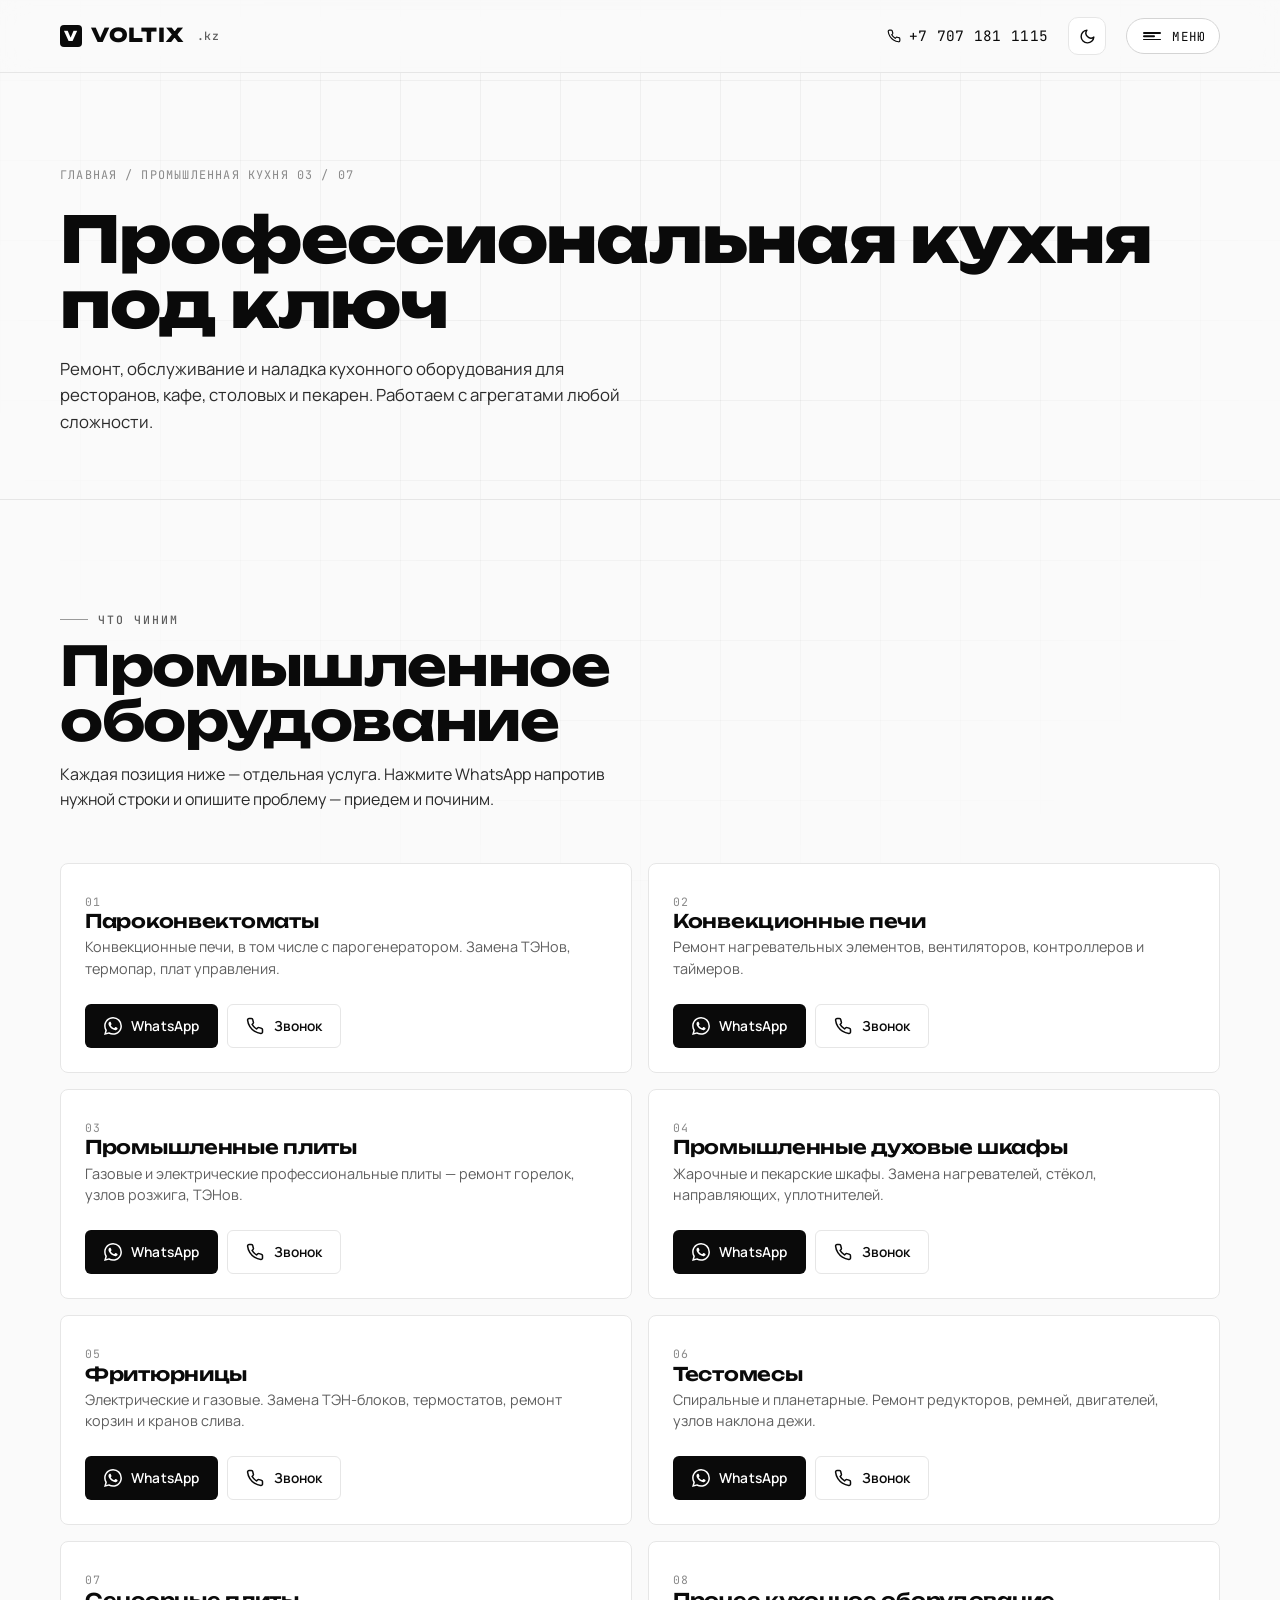
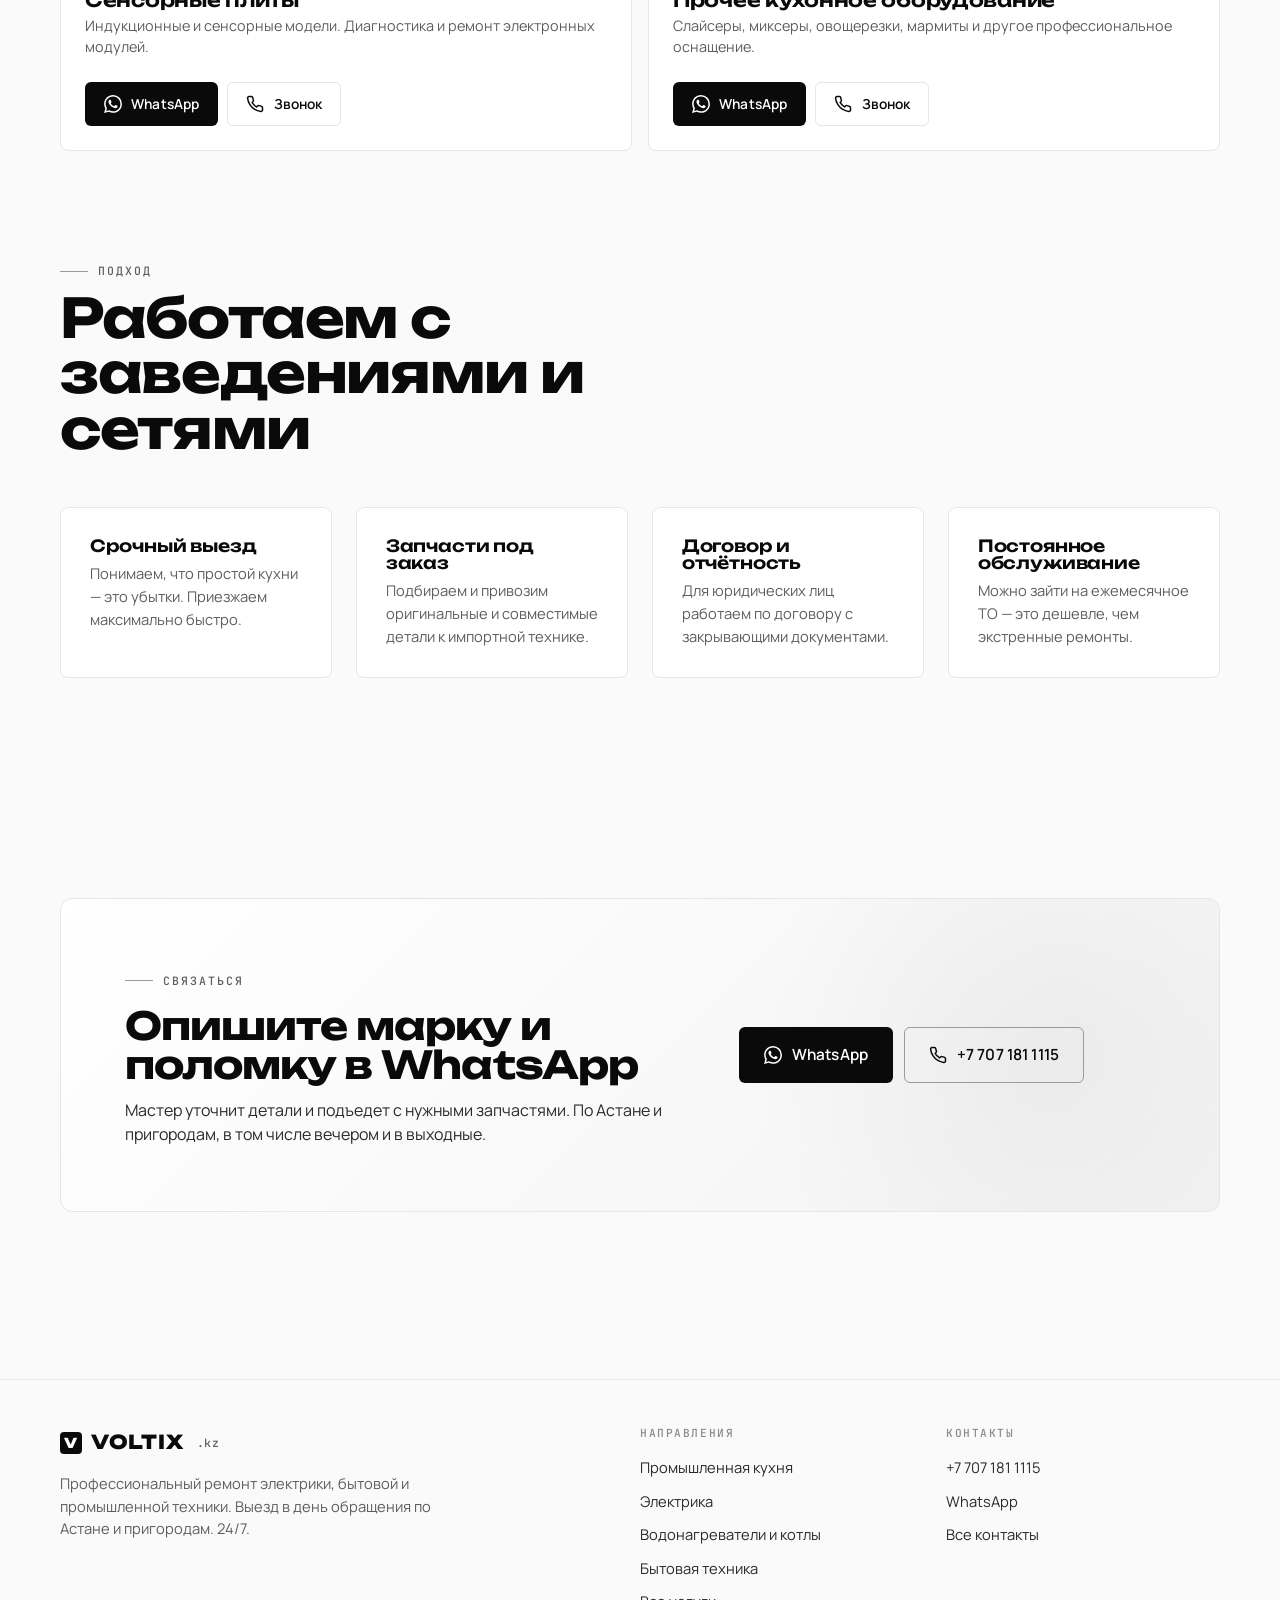
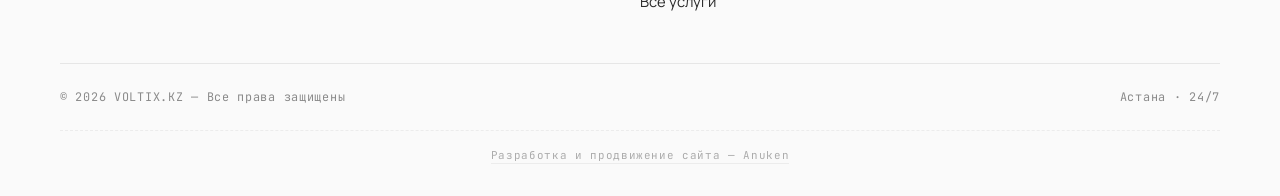
<file: industrial.html>
<!DOCTYPE html>
<html lang="ru">
<head>
<meta charset="UTF-8" />
<meta name="viewport" content="width=device-width, initial-scale=1, viewport-fit=cover" />
<meta name="theme-color" content="#0a0a0a" />
<title>Ремонт промышленной кухни в Астане | VOLTIX.KZ</title>
<meta name="description" content="Ремонт пароконвектоматов, фритюрниц, промышленных плит, тестомесов, духовых шкафов и другого профессионального кухонного оборудования." />
<link rel="preconnect" href="https://fonts.googleapis.com" />
<link rel="preconnect" href="https://fonts.gstatic.com" crossorigin />
<link href="https://fonts.googleapis.com/css2?family=Unbounded:wght@500;600;700;800&family=Manrope:wght@400;500;600;700&family=JetBrains+Mono:wght@400;500;600&display=swap" rel="stylesheet" />
<link rel="stylesheet" href="assets/style.css" />
<script>(function(){try{var t=localStorage.getItem('voltix-theme');if(!t)t='light';document.documentElement.setAttribute('data-theme',t);}catch(e){}})();</script>
</head>
<body>

<button class="scroll-top" data-scroll-top aria-label="Наверх">
  <svg viewBox="0 0 24 24" fill="none" stroke="currentColor" stroke-width="2" stroke-linecap="round" stroke-linejoin="round"><path d="M12 19V5M5 12l7-7 7 7"/></svg>
</button>

<header class="site-header">
  <div class="container header-inner">
    <a href="index.html" class="logo" aria-label="Voltix — на главную">
      <span class="bolt">V</span>
      <span>VOLTIX</span>
      <span class="domain">.kz</span>
    </a>
    <div class="header-right">
      <a href="tel:+77071811115" class="header-phone" aria-label="Позвонить">
        <svg viewBox="0 0 24 24" width="14" height="14" fill="none" stroke="currentColor" stroke-width="2" stroke-linecap="round" stroke-linejoin="round"><path d="M22 16.92v3a2 2 0 0 1-2.18 2 19.79 19.79 0 0 1-8.63-3.07 19.5 19.5 0 0 1-6-6 19.79 19.79 0 0 1-3.07-8.67A2 2 0 0 1 4.11 2h3a2 2 0 0 1 2 1.72 12.84 12.84 0 0 0 .7 2.81 2 2 0 0 1-.45 2.11L8.09 9.91a16 16 0 0 0 6 6l1.27-1.27a2 2 0 0 1 2.11-.45 12.84 12.84 0 0 0 2.81.7A2 2 0 0 1 22 16.92z"/></svg>
        +7 707 181 1115
      </a>
      <button class="theme-toggle" data-theme-toggle aria-label="Переключить тему">
        <svg class="icon-moon" viewBox="0 0 24 24" fill="none" stroke="currentColor" stroke-width="2" stroke-linecap="round" stroke-linejoin="round"><path d="M21 12.79A9 9 0 1 1 11.21 3 7 7 0 0 0 21 12.79z"/></svg>
        <svg class="icon-sun" viewBox="0 0 24 24" fill="none" stroke="currentColor" stroke-width="2" stroke-linecap="round" stroke-linejoin="round"><circle cx="12" cy="12" r="4"/><path d="M12 2v2M12 20v2M4.93 4.93l1.41 1.41M17.66 17.66l1.41 1.41M2 12h2M20 12h2M4.93 19.07l1.41-1.41M17.66 6.34l1.41-1.41"/></svg>
      </button>
      <button class="menu-btn" data-menu-open aria-label="Открыть меню">
        <span class="lines"><span></span><span></span><span></span></span>
        Меню
      </button>
    </div>
  </div>
</header>

<div class="menu-overlay" data-menu-close></div>
<aside class="menu-panel" aria-label="Главное меню">
  <div class="menu-head">
    <a href="index.html" class="logo">
      <span class="bolt">V</span>
      <span>VOLTIX</span>
      <span class="domain">.kz</span>
    </a>
    <button class="menu-close" data-menu-close aria-label="Закрыть меню">
      <svg viewBox="0 0 24 24" fill="none" stroke="currentColor" stroke-width="2" stroke-linecap="round" stroke-linejoin="round"><path d="M18 6 6 18M6 6l12 12"/></svg>
    </button>
  </div>
  <nav class="menu-nav">
    <div class="menu-section-title">Навигация</div>
    <ul class="menu-list">
      <li><a href="index.html" data-nav><span>Главная</span><span class="num">01</span></a></li>
      <li><a href="services.html" data-nav><span>Все услуги</span><span class="num">02</span></a></li>
      <li><a href="industrial.html" data-nav><span>Промышленная кухня</span><span class="num">03</span></a></li>
      <li><a href="electrical.html" data-nav><span>Электрика</span><span class="num">04</span></a></li>
      <li><a href="water-heaters.html" data-nav><span>Водонагреватели и котлы</span><span class="num">05</span></a></li>
      <li><a href="appliances.html" data-nav><span>Бытовая техника</span><span class="num">06</span></a></li>
      <li><a href="contacts.html" data-nav><span>Контакты</span><span class="num">07</span></a></li>
    </ul>
  </nav>
  <div class="menu-foot">
    <button class="theme-toggle" data-theme-toggle aria-label="Переключить тему">
      <svg class="icon-moon" viewBox="0 0 24 24" fill="none" stroke="currentColor" stroke-width="2" stroke-linecap="round" stroke-linejoin="round"><path d="M21 12.79A9 9 0 1 1 11.21 3 7 7 0 0 0 21 12.79z"/></svg>
      <svg class="icon-sun" viewBox="0 0 24 24" fill="none" stroke="currentColor" stroke-width="2" stroke-linecap="round" stroke-linejoin="round"><circle cx="12" cy="12" r="4"/><path d="M12 2v2M12 20v2M4.93 4.93l1.41 1.41M17.66 17.66l1.41 1.41M2 12h2M20 12h2M4.93 19.07l1.41-1.41M17.66 6.34l1.41-1.41"/></svg>
      <span class="label-light">Тёмная тема</span>
      <span class="label-dark">Светлая тема</span>
    </button>
    <a href="#" class="btn btn-primary btn-block" data-wa="Здравствуйте! Подскажите по услугам Voltix.">
      <svg viewBox="0 0 24 24" fill="currentColor"><path d="M17.472 14.382c-.297-.149-1.758-.867-2.03-.967-.273-.099-.471-.148-.67.15-.197.297-.767.966-.94 1.164-.173.199-.347.223-.644.075-.297-.15-1.255-.463-2.39-1.475-.883-.788-1.48-1.761-1.653-2.059-.173-.297-.018-.458.13-.606.134-.133.298-.347.446-.52.149-.174.198-.298.298-.497.099-.198.05-.371-.025-.52-.075-.149-.669-1.612-.916-2.207-.242-.579-.487-.5-.669-.51l-.57-.01c-.198 0-.52.074-.792.372s-1.04 1.016-1.04 2.479 1.065 2.876 1.213 3.074c.149.198 2.095 3.2 5.077 4.487.709.306 1.262.489 1.694.625.712.227 1.36.195 1.871.118.571-.085 1.758-.719 2.006-1.413.248-.694.248-1.289.173-1.413-.074-.124-.272-.198-.57-.347m-5.421 7.403h-.004a9.87 9.87 0 0 1-5.031-1.378l-.361-.214-3.741.982.998-3.648-.235-.374a9.86 9.86 0 0 1-1.51-5.26c.001-5.45 4.436-9.884 9.888-9.884 2.64 0 5.122 1.03 6.988 2.898a9.825 9.825 0 0 1 2.893 6.994c-.003 5.45-4.437 9.884-9.885 9.884m8.413-18.297A11.815 11.815 0 0 0 12.05 0C5.495 0 .16 5.335.157 11.892c0 2.096.547 4.142 1.588 5.945L.057 24l6.305-1.654a11.882 11.882 0 0 0 5.683 1.448h.005c6.554 0 11.89-5.335 11.893-11.893A11.821 11.821 0 0 0 20.464 3.488"/></svg>
      Написать в WhatsApp
    </a>
    <a href="tel:+77071811115" class="btn btn-outline btn-block">
      <svg viewBox="0 0 24 24" fill="none" stroke="currentColor" stroke-width="2" stroke-linecap="round" stroke-linejoin="round"><path d="M22 16.92v3a2 2 0 0 1-2.18 2 19.79 19.79 0 0 1-8.63-3.07 19.5 19.5 0 0 1-6-6 19.79 19.79 0 0 1-3.07-8.67A2 2 0 0 1 4.11 2h3a2 2 0 0 1 2 1.72 12.84 12.84 0 0 0 .7 2.81 2 2 0 0 1-.45 2.11L8.09 9.91a16 16 0 0 0 6 6l1.27-1.27a2 2 0 0 1 2.11-.45 12.84 12.84 0 0 0 2.81.7A2 2 0 0 1 22 16.92z"/></svg>
      +7 707 181 1115
    </a>
    <div class="contact-line">
      <svg viewBox="0 0 24 24" fill="none" stroke="currentColor" stroke-width="2" stroke-linecap="round" stroke-linejoin="round"><path d="M21 10c0 7-9 13-9 13s-9-6-9-13a9 9 0 0 1 18 0z"/><circle cx="12" cy="10" r="3"/></svg>
      Астана и пригороды
    </div>
    <div class="contact-line">
      <svg viewBox="0 0 24 24" fill="none" stroke="currentColor" stroke-width="2" stroke-linecap="round" stroke-linejoin="round"><circle cx="12" cy="12" r="10"/><polyline points="12 6 12 12 16 14"/></svg>
      Работаем 24/7 · без выходных
    </div>
    <div class="dev-credit"><a href="https://wa.me/77074534518" target="_blank" rel="noopener">Разработка и продвижение сайта — Anuken</a></div>
  </div>
</aside>

<main>
<section class="page-hero">
  <div class="container">
    <div class="page-crumbs fade-up">
      <a href="index.html">Главная</a>
      <span>/</span>
      <span>Промышленная кухня</span>
      <span style="margin-left:auto;" class="dim">03 / 07</span>
    </div>
    <h1 class="fade-up d1">Профессиональная кухня под ключ</h1>
    <p class="fade-up d2">Ремонт, обслуживание и наладка кухонного оборудования для ресторанов, кафе, столовых и пекарен. Работаем с агрегатами любой сложности.</p>
  </div>
</section><section class="section">
  <div class="container">
    <div class="section-head">
      <div class="text">
        <span class="eyebrow">Что чиним</span>
        <h2>Промышленное оборудование</h2>
        <p>Каждая позиция ниже — отдельная услуга. Нажмите WhatsApp напротив нужной строки и опишите проблему — приедем и починим.</p>
      </div>
    </div>

    <div class="service-list">
      <div class="service-row">
  <div>
    <span class="row-num">01</span>
    <h3>Пароконвектоматы</h3>
    <p>Конвекционные печи, в том числе с парогенератором. Замена ТЭНов, термопар, плат управления.</p>
  </div>
  <div class="row-actions">
    <a href="#" class="btn btn-primary btn-sm" data-wa="Здравствуйте! Сломался пароконвектомат. Опишу детали.">
      <svg viewBox="0 0 24 24" fill="currentColor"><path d="M17.472 14.382c-.297-.149-1.758-.867-2.03-.967-.273-.099-.471-.148-.67.15-.197.297-.767.966-.94 1.164-.173.199-.347.223-.644.075-.297-.15-1.255-.463-2.39-1.475-.883-.788-1.48-1.761-1.653-2.059-.173-.297-.018-.458.13-.606.134-.133.298-.347.446-.52.149-.174.198-.298.298-.497.099-.198.05-.371-.025-.52-.075-.149-.669-1.612-.916-2.207-.242-.579-.487-.5-.669-.51l-.57-.01c-.198 0-.52.074-.792.372s-1.04 1.016-1.04 2.479 1.065 2.876 1.213 3.074c.149.198 2.095 3.2 5.077 4.487.709.306 1.262.489 1.694.625.712.227 1.36.195 1.871.118.571-.085 1.758-.719 2.006-1.413.248-.694.248-1.289.173-1.413-.074-.124-.272-.198-.57-.347m-5.421 7.403h-.004a9.87 9.87 0 0 1-5.031-1.378l-.361-.214-3.741.982.998-3.648-.235-.374a9.86 9.86 0 0 1-1.51-5.26c.001-5.45 4.436-9.884 9.888-9.884 2.64 0 5.122 1.03 6.988 2.898a9.825 9.825 0 0 1 2.893 6.994c-.003 5.45-4.437 9.884-9.885 9.884m8.413-18.297A11.815 11.815 0 0 0 12.05 0C5.495 0 .16 5.335.157 11.892c0 2.096.547 4.142 1.588 5.945L.057 24l6.305-1.654a11.882 11.882 0 0 0 5.683 1.448h.005c6.554 0 11.89-5.335 11.893-11.893A11.821 11.821 0 0 0 20.464 3.488"/></svg>
      WhatsApp
    </a>
    <a href="tel:+77071811115" class="btn btn-ghost btn-sm">
      <svg viewBox="0 0 24 24" fill="none" stroke="currentColor" stroke-width="2" stroke-linecap="round" stroke-linejoin="round"><path d="M22 16.92v3a2 2 0 0 1-2.18 2 19.79 19.79 0 0 1-8.63-3.07 19.5 19.5 0 0 1-6-6 19.79 19.79 0 0 1-3.07-8.67A2 2 0 0 1 4.11 2h3a2 2 0 0 1 2 1.72 12.84 12.84 0 0 0 .7 2.81 2 2 0 0 1-.45 2.11L8.09 9.91a16 16 0 0 0 6 6l1.27-1.27a2 2 0 0 1 2.11-.45 12.84 12.84 0 0 0 2.81.7A2 2 0 0 1 22 16.92z"/></svg>
      Звонок
    </a>
  </div>
</div>
      <div class="service-row">
  <div>
    <span class="row-num">02</span>
    <h3>Конвекционные печи</h3>
    <p>Ремонт нагревательных элементов, вентиляторов, контроллеров и таймеров.</p>
  </div>
  <div class="row-actions">
    <a href="#" class="btn btn-primary btn-sm" data-wa="Здравствуйте! Нужен ремонт конвекционной печи.">
      <svg viewBox="0 0 24 24" fill="currentColor"><path d="M17.472 14.382c-.297-.149-1.758-.867-2.03-.967-.273-.099-.471-.148-.67.15-.197.297-.767.966-.94 1.164-.173.199-.347.223-.644.075-.297-.15-1.255-.463-2.39-1.475-.883-.788-1.48-1.761-1.653-2.059-.173-.297-.018-.458.13-.606.134-.133.298-.347.446-.52.149-.174.198-.298.298-.497.099-.198.05-.371-.025-.52-.075-.149-.669-1.612-.916-2.207-.242-.579-.487-.5-.669-.51l-.57-.01c-.198 0-.52.074-.792.372s-1.04 1.016-1.04 2.479 1.065 2.876 1.213 3.074c.149.198 2.095 3.2 5.077 4.487.709.306 1.262.489 1.694.625.712.227 1.36.195 1.871.118.571-.085 1.758-.719 2.006-1.413.248-.694.248-1.289.173-1.413-.074-.124-.272-.198-.57-.347m-5.421 7.403h-.004a9.87 9.87 0 0 1-5.031-1.378l-.361-.214-3.741.982.998-3.648-.235-.374a9.86 9.86 0 0 1-1.51-5.26c.001-5.45 4.436-9.884 9.888-9.884 2.64 0 5.122 1.03 6.988 2.898a9.825 9.825 0 0 1 2.893 6.994c-.003 5.45-4.437 9.884-9.885 9.884m8.413-18.297A11.815 11.815 0 0 0 12.05 0C5.495 0 .16 5.335.157 11.892c0 2.096.547 4.142 1.588 5.945L.057 24l6.305-1.654a11.882 11.882 0 0 0 5.683 1.448h.005c6.554 0 11.89-5.335 11.893-11.893A11.821 11.821 0 0 0 20.464 3.488"/></svg>
      WhatsApp
    </a>
    <a href="tel:+77071811115" class="btn btn-ghost btn-sm">
      <svg viewBox="0 0 24 24" fill="none" stroke="currentColor" stroke-width="2" stroke-linecap="round" stroke-linejoin="round"><path d="M22 16.92v3a2 2 0 0 1-2.18 2 19.79 19.79 0 0 1-8.63-3.07 19.5 19.5 0 0 1-6-6 19.79 19.79 0 0 1-3.07-8.67A2 2 0 0 1 4.11 2h3a2 2 0 0 1 2 1.72 12.84 12.84 0 0 0 .7 2.81 2 2 0 0 1-.45 2.11L8.09 9.91a16 16 0 0 0 6 6l1.27-1.27a2 2 0 0 1 2.11-.45 12.84 12.84 0 0 0 2.81.7A2 2 0 0 1 22 16.92z"/></svg>
      Звонок
    </a>
  </div>
</div>
      <div class="service-row">
  <div>
    <span class="row-num">03</span>
    <h3>Промышленные плиты</h3>
    <p>Газовые и электрические профессиональные плиты — ремонт горелок, узлов розжига, ТЭНов.</p>
  </div>
  <div class="row-actions">
    <a href="#" class="btn btn-primary btn-sm" data-wa="Здравствуйте! Нужен ремонт промышленной плиты.">
      <svg viewBox="0 0 24 24" fill="currentColor"><path d="M17.472 14.382c-.297-.149-1.758-.867-2.03-.967-.273-.099-.471-.148-.67.15-.197.297-.767.966-.94 1.164-.173.199-.347.223-.644.075-.297-.15-1.255-.463-2.39-1.475-.883-.788-1.48-1.761-1.653-2.059-.173-.297-.018-.458.13-.606.134-.133.298-.347.446-.52.149-.174.198-.298.298-.497.099-.198.05-.371-.025-.52-.075-.149-.669-1.612-.916-2.207-.242-.579-.487-.5-.669-.51l-.57-.01c-.198 0-.52.074-.792.372s-1.04 1.016-1.04 2.479 1.065 2.876 1.213 3.074c.149.198 2.095 3.2 5.077 4.487.709.306 1.262.489 1.694.625.712.227 1.36.195 1.871.118.571-.085 1.758-.719 2.006-1.413.248-.694.248-1.289.173-1.413-.074-.124-.272-.198-.57-.347m-5.421 7.403h-.004a9.87 9.87 0 0 1-5.031-1.378l-.361-.214-3.741.982.998-3.648-.235-.374a9.86 9.86 0 0 1-1.51-5.26c.001-5.45 4.436-9.884 9.888-9.884 2.64 0 5.122 1.03 6.988 2.898a9.825 9.825 0 0 1 2.893 6.994c-.003 5.45-4.437 9.884-9.885 9.884m8.413-18.297A11.815 11.815 0 0 0 12.05 0C5.495 0 .16 5.335.157 11.892c0 2.096.547 4.142 1.588 5.945L.057 24l6.305-1.654a11.882 11.882 0 0 0 5.683 1.448h.005c6.554 0 11.89-5.335 11.893-11.893A11.821 11.821 0 0 0 20.464 3.488"/></svg>
      WhatsApp
    </a>
    <a href="tel:+77071811115" class="btn btn-ghost btn-sm">
      <svg viewBox="0 0 24 24" fill="none" stroke="currentColor" stroke-width="2" stroke-linecap="round" stroke-linejoin="round"><path d="M22 16.92v3a2 2 0 0 1-2.18 2 19.79 19.79 0 0 1-8.63-3.07 19.5 19.5 0 0 1-6-6 19.79 19.79 0 0 1-3.07-8.67A2 2 0 0 1 4.11 2h3a2 2 0 0 1 2 1.72 12.84 12.84 0 0 0 .7 2.81 2 2 0 0 1-.45 2.11L8.09 9.91a16 16 0 0 0 6 6l1.27-1.27a2 2 0 0 1 2.11-.45 12.84 12.84 0 0 0 2.81.7A2 2 0 0 1 22 16.92z"/></svg>
      Звонок
    </a>
  </div>
</div>
      <div class="service-row">
  <div>
    <span class="row-num">04</span>
    <h3>Промышленные духовые шкафы</h3>
    <p>Жарочные и пекарские шкафы. Замена нагревателей, стёкол, направляющих, уплотнителей.</p>
  </div>
  <div class="row-actions">
    <a href="#" class="btn btn-primary btn-sm" data-wa="Здравствуйте! Сломался промышленный духовой шкаф.">
      <svg viewBox="0 0 24 24" fill="currentColor"><path d="M17.472 14.382c-.297-.149-1.758-.867-2.03-.967-.273-.099-.471-.148-.67.15-.197.297-.767.966-.94 1.164-.173.199-.347.223-.644.075-.297-.15-1.255-.463-2.39-1.475-.883-.788-1.48-1.761-1.653-2.059-.173-.297-.018-.458.13-.606.134-.133.298-.347.446-.52.149-.174.198-.298.298-.497.099-.198.05-.371-.025-.52-.075-.149-.669-1.612-.916-2.207-.242-.579-.487-.5-.669-.51l-.57-.01c-.198 0-.52.074-.792.372s-1.04 1.016-1.04 2.479 1.065 2.876 1.213 3.074c.149.198 2.095 3.2 5.077 4.487.709.306 1.262.489 1.694.625.712.227 1.36.195 1.871.118.571-.085 1.758-.719 2.006-1.413.248-.694.248-1.289.173-1.413-.074-.124-.272-.198-.57-.347m-5.421 7.403h-.004a9.87 9.87 0 0 1-5.031-1.378l-.361-.214-3.741.982.998-3.648-.235-.374a9.86 9.86 0 0 1-1.51-5.26c.001-5.45 4.436-9.884 9.888-9.884 2.64 0 5.122 1.03 6.988 2.898a9.825 9.825 0 0 1 2.893 6.994c-.003 5.45-4.437 9.884-9.885 9.884m8.413-18.297A11.815 11.815 0 0 0 12.05 0C5.495 0 .16 5.335.157 11.892c0 2.096.547 4.142 1.588 5.945L.057 24l6.305-1.654a11.882 11.882 0 0 0 5.683 1.448h.005c6.554 0 11.89-5.335 11.893-11.893A11.821 11.821 0 0 0 20.464 3.488"/></svg>
      WhatsApp
    </a>
    <a href="tel:+77071811115" class="btn btn-ghost btn-sm">
      <svg viewBox="0 0 24 24" fill="none" stroke="currentColor" stroke-width="2" stroke-linecap="round" stroke-linejoin="round"><path d="M22 16.92v3a2 2 0 0 1-2.18 2 19.79 19.79 0 0 1-8.63-3.07 19.5 19.5 0 0 1-6-6 19.79 19.79 0 0 1-3.07-8.67A2 2 0 0 1 4.11 2h3a2 2 0 0 1 2 1.72 12.84 12.84 0 0 0 .7 2.81 2 2 0 0 1-.45 2.11L8.09 9.91a16 16 0 0 0 6 6l1.27-1.27a2 2 0 0 1 2.11-.45 12.84 12.84 0 0 0 2.81.7A2 2 0 0 1 22 16.92z"/></svg>
      Звонок
    </a>
  </div>
</div>
      <div class="service-row">
  <div>
    <span class="row-num">05</span>
    <h3>Фритюрницы</h3>
    <p>Электрические и газовые. Замена ТЭН-блоков, термостатов, ремонт корзин и кранов слива.</p>
  </div>
  <div class="row-actions">
    <a href="#" class="btn btn-primary btn-sm" data-wa="Здравствуйте! Нужен ремонт фритюрницы.">
      <svg viewBox="0 0 24 24" fill="currentColor"><path d="M17.472 14.382c-.297-.149-1.758-.867-2.03-.967-.273-.099-.471-.148-.67.15-.197.297-.767.966-.94 1.164-.173.199-.347.223-.644.075-.297-.15-1.255-.463-2.39-1.475-.883-.788-1.48-1.761-1.653-2.059-.173-.297-.018-.458.13-.606.134-.133.298-.347.446-.52.149-.174.198-.298.298-.497.099-.198.05-.371-.025-.52-.075-.149-.669-1.612-.916-2.207-.242-.579-.487-.5-.669-.51l-.57-.01c-.198 0-.52.074-.792.372s-1.04 1.016-1.04 2.479 1.065 2.876 1.213 3.074c.149.198 2.095 3.2 5.077 4.487.709.306 1.262.489 1.694.625.712.227 1.36.195 1.871.118.571-.085 1.758-.719 2.006-1.413.248-.694.248-1.289.173-1.413-.074-.124-.272-.198-.57-.347m-5.421 7.403h-.004a9.87 9.87 0 0 1-5.031-1.378l-.361-.214-3.741.982.998-3.648-.235-.374a9.86 9.86 0 0 1-1.51-5.26c.001-5.45 4.436-9.884 9.888-9.884 2.64 0 5.122 1.03 6.988 2.898a9.825 9.825 0 0 1 2.893 6.994c-.003 5.45-4.437 9.884-9.885 9.884m8.413-18.297A11.815 11.815 0 0 0 12.05 0C5.495 0 .16 5.335.157 11.892c0 2.096.547 4.142 1.588 5.945L.057 24l6.305-1.654a11.882 11.882 0 0 0 5.683 1.448h.005c6.554 0 11.89-5.335 11.893-11.893A11.821 11.821 0 0 0 20.464 3.488"/></svg>
      WhatsApp
    </a>
    <a href="tel:+77071811115" class="btn btn-ghost btn-sm">
      <svg viewBox="0 0 24 24" fill="none" stroke="currentColor" stroke-width="2" stroke-linecap="round" stroke-linejoin="round"><path d="M22 16.92v3a2 2 0 0 1-2.18 2 19.79 19.79 0 0 1-8.63-3.07 19.5 19.5 0 0 1-6-6 19.79 19.79 0 0 1-3.07-8.67A2 2 0 0 1 4.11 2h3a2 2 0 0 1 2 1.72 12.84 12.84 0 0 0 .7 2.81 2 2 0 0 1-.45 2.11L8.09 9.91a16 16 0 0 0 6 6l1.27-1.27a2 2 0 0 1 2.11-.45 12.84 12.84 0 0 0 2.81.7A2 2 0 0 1 22 16.92z"/></svg>
      Звонок
    </a>
  </div>
</div>
      <div class="service-row">
  <div>
    <span class="row-num">06</span>
    <h3>Тестомесы</h3>
    <p>Спиральные и планетарные. Ремонт редукторов, ремней, двигателей, узлов наклона дежи.</p>
  </div>
  <div class="row-actions">
    <a href="#" class="btn btn-primary btn-sm" data-wa="Здравствуйте! Нужен ремонт тестомеса.">
      <svg viewBox="0 0 24 24" fill="currentColor"><path d="M17.472 14.382c-.297-.149-1.758-.867-2.03-.967-.273-.099-.471-.148-.67.15-.197.297-.767.966-.94 1.164-.173.199-.347.223-.644.075-.297-.15-1.255-.463-2.39-1.475-.883-.788-1.48-1.761-1.653-2.059-.173-.297-.018-.458.13-.606.134-.133.298-.347.446-.52.149-.174.198-.298.298-.497.099-.198.05-.371-.025-.52-.075-.149-.669-1.612-.916-2.207-.242-.579-.487-.5-.669-.51l-.57-.01c-.198 0-.52.074-.792.372s-1.04 1.016-1.04 2.479 1.065 2.876 1.213 3.074c.149.198 2.095 3.2 5.077 4.487.709.306 1.262.489 1.694.625.712.227 1.36.195 1.871.118.571-.085 1.758-.719 2.006-1.413.248-.694.248-1.289.173-1.413-.074-.124-.272-.198-.57-.347m-5.421 7.403h-.004a9.87 9.87 0 0 1-5.031-1.378l-.361-.214-3.741.982.998-3.648-.235-.374a9.86 9.86 0 0 1-1.51-5.26c.001-5.45 4.436-9.884 9.888-9.884 2.64 0 5.122 1.03 6.988 2.898a9.825 9.825 0 0 1 2.893 6.994c-.003 5.45-4.437 9.884-9.885 9.884m8.413-18.297A11.815 11.815 0 0 0 12.05 0C5.495 0 .16 5.335.157 11.892c0 2.096.547 4.142 1.588 5.945L.057 24l6.305-1.654a11.882 11.882 0 0 0 5.683 1.448h.005c6.554 0 11.89-5.335 11.893-11.893A11.821 11.821 0 0 0 20.464 3.488"/></svg>
      WhatsApp
    </a>
    <a href="tel:+77071811115" class="btn btn-ghost btn-sm">
      <svg viewBox="0 0 24 24" fill="none" stroke="currentColor" stroke-width="2" stroke-linecap="round" stroke-linejoin="round"><path d="M22 16.92v3a2 2 0 0 1-2.18 2 19.79 19.79 0 0 1-8.63-3.07 19.5 19.5 0 0 1-6-6 19.79 19.79 0 0 1-3.07-8.67A2 2 0 0 1 4.11 2h3a2 2 0 0 1 2 1.72 12.84 12.84 0 0 0 .7 2.81 2 2 0 0 1-.45 2.11L8.09 9.91a16 16 0 0 0 6 6l1.27-1.27a2 2 0 0 1 2.11-.45 12.84 12.84 0 0 0 2.81.7A2 2 0 0 1 22 16.92z"/></svg>
      Звонок
    </a>
  </div>
</div>
      <div class="service-row">
  <div>
    <span class="row-num">07</span>
    <h3>Сенсорные плиты</h3>
    <p>Индукционные и сенсорные модели. Диагностика и ремонт электронных модулей.</p>
  </div>
  <div class="row-actions">
    <a href="#" class="btn btn-primary btn-sm" data-wa="Здравствуйте! Сломалась сенсорная промышленная плита.">
      <svg viewBox="0 0 24 24" fill="currentColor"><path d="M17.472 14.382c-.297-.149-1.758-.867-2.03-.967-.273-.099-.471-.148-.67.15-.197.297-.767.966-.94 1.164-.173.199-.347.223-.644.075-.297-.15-1.255-.463-2.39-1.475-.883-.788-1.48-1.761-1.653-2.059-.173-.297-.018-.458.13-.606.134-.133.298-.347.446-.52.149-.174.198-.298.298-.497.099-.198.05-.371-.025-.52-.075-.149-.669-1.612-.916-2.207-.242-.579-.487-.5-.669-.51l-.57-.01c-.198 0-.52.074-.792.372s-1.04 1.016-1.04 2.479 1.065 2.876 1.213 3.074c.149.198 2.095 3.2 5.077 4.487.709.306 1.262.489 1.694.625.712.227 1.36.195 1.871.118.571-.085 1.758-.719 2.006-1.413.248-.694.248-1.289.173-1.413-.074-.124-.272-.198-.57-.347m-5.421 7.403h-.004a9.87 9.87 0 0 1-5.031-1.378l-.361-.214-3.741.982.998-3.648-.235-.374a9.86 9.86 0 0 1-1.51-5.26c.001-5.45 4.436-9.884 9.888-9.884 2.64 0 5.122 1.03 6.988 2.898a9.825 9.825 0 0 1 2.893 6.994c-.003 5.45-4.437 9.884-9.885 9.884m8.413-18.297A11.815 11.815 0 0 0 12.05 0C5.495 0 .16 5.335.157 11.892c0 2.096.547 4.142 1.588 5.945L.057 24l6.305-1.654a11.882 11.882 0 0 0 5.683 1.448h.005c6.554 0 11.89-5.335 11.893-11.893A11.821 11.821 0 0 0 20.464 3.488"/></svg>
      WhatsApp
    </a>
    <a href="tel:+77071811115" class="btn btn-ghost btn-sm">
      <svg viewBox="0 0 24 24" fill="none" stroke="currentColor" stroke-width="2" stroke-linecap="round" stroke-linejoin="round"><path d="M22 16.92v3a2 2 0 0 1-2.18 2 19.79 19.79 0 0 1-8.63-3.07 19.5 19.5 0 0 1-6-6 19.79 19.79 0 0 1-3.07-8.67A2 2 0 0 1 4.11 2h3a2 2 0 0 1 2 1.72 12.84 12.84 0 0 0 .7 2.81 2 2 0 0 1-.45 2.11L8.09 9.91a16 16 0 0 0 6 6l1.27-1.27a2 2 0 0 1 2.11-.45 12.84 12.84 0 0 0 2.81.7A2 2 0 0 1 22 16.92z"/></svg>
      Звонок
    </a>
  </div>
</div>
      <div class="service-row">
  <div>
    <span class="row-num">08</span>
    <h3>Прочее кухонное оборудование</h3>
    <p>Слайсеры, миксеры, овощерезки, мармиты и другое профессиональное оснащение.</p>
  </div>
  <div class="row-actions">
    <a href="#" class="btn btn-primary btn-sm" data-wa="Здравствуйте! Нужно обслуживание кухонного оборудования.">
      <svg viewBox="0 0 24 24" fill="currentColor"><path d="M17.472 14.382c-.297-.149-1.758-.867-2.03-.967-.273-.099-.471-.148-.67.15-.197.297-.767.966-.94 1.164-.173.199-.347.223-.644.075-.297-.15-1.255-.463-2.39-1.475-.883-.788-1.48-1.761-1.653-2.059-.173-.297-.018-.458.13-.606.134-.133.298-.347.446-.52.149-.174.198-.298.298-.497.099-.198.05-.371-.025-.52-.075-.149-.669-1.612-.916-2.207-.242-.579-.487-.5-.669-.51l-.57-.01c-.198 0-.52.074-.792.372s-1.04 1.016-1.04 2.479 1.065 2.876 1.213 3.074c.149.198 2.095 3.2 5.077 4.487.709.306 1.262.489 1.694.625.712.227 1.36.195 1.871.118.571-.085 1.758-.719 2.006-1.413.248-.694.248-1.289.173-1.413-.074-.124-.272-.198-.57-.347m-5.421 7.403h-.004a9.87 9.87 0 0 1-5.031-1.378l-.361-.214-3.741.982.998-3.648-.235-.374a9.86 9.86 0 0 1-1.51-5.26c.001-5.45 4.436-9.884 9.888-9.884 2.64 0 5.122 1.03 6.988 2.898a9.825 9.825 0 0 1 2.893 6.994c-.003 5.45-4.437 9.884-9.885 9.884m8.413-18.297A11.815 11.815 0 0 0 12.05 0C5.495 0 .16 5.335.157 11.892c0 2.096.547 4.142 1.588 5.945L.057 24l6.305-1.654a11.882 11.882 0 0 0 5.683 1.448h.005c6.554 0 11.89-5.335 11.893-11.893A11.821 11.821 0 0 0 20.464 3.488"/></svg>
      WhatsApp
    </a>
    <a href="tel:+77071811115" class="btn btn-ghost btn-sm">
      <svg viewBox="0 0 24 24" fill="none" stroke="currentColor" stroke-width="2" stroke-linecap="round" stroke-linejoin="round"><path d="M22 16.92v3a2 2 0 0 1-2.18 2 19.79 19.79 0 0 1-8.63-3.07 19.5 19.5 0 0 1-6-6 19.79 19.79 0 0 1-3.07-8.67A2 2 0 0 1 4.11 2h3a2 2 0 0 1 2 1.72 12.84 12.84 0 0 0 .7 2.81 2 2 0 0 1-.45 2.11L8.09 9.91a16 16 0 0 0 6 6l1.27-1.27a2 2 0 0 1 2.11-.45 12.84 12.84 0 0 0 2.81.7A2 2 0 0 1 22 16.92z"/></svg>
      Звонок
    </a>
  </div>
</div>
    </div>
  </div>
</section><section class="section" style="padding-top:0;">
  <div class="container">
    <div class="section-head">
      <div class="text">
        <span class="eyebrow">Подход</span>
        <h2>Работаем с заведениями и сетями</h2>
      </div>
    </div>
    <div class="feature-grid">
      <div class="feature">
        <h3>Срочный выезд</h3>
        <p>Понимаем, что простой кухни — это убытки. Приезжаем максимально быстро.</p>
      </div>
      <div class="feature">
        <h3>Запчасти под заказ</h3>
        <p>Подбираем и привозим оригинальные и совместимые детали к импортной технике.</p>
      </div>
      <div class="feature">
        <h3>Договор и отчётность</h3>
        <p>Для юридических лиц работаем по договору с закрывающими документами.</p>
      </div>
      <div class="feature">
        <h3>Постоянное обслуживание</h3>
        <p>Можно зайти на ежемесячное ТО — это дешевле, чем экстренные ремонты.</p>
      </div>
    </div>
  </div>
</section><section class="section">
  <div class="container">
    <div class="cta-block">
      <div>
        <span class="eyebrow" style="margin-bottom: 1rem;">Связаться</span>
        <h2>Опишите марку и поломку в WhatsApp</h2>
        <p>Мастер уточнит детали и подъедет с нужными запчастями. По Астане и пригородам, в том числе вечером и в выходные.</p>
      </div>
      <div class="actions">
        <a href="#" class="btn btn-primary" data-wa="Здравствуйте! Нужно обслужить промышленную кухню. Опишу подробности.">
          <svg viewBox="0 0 24 24" fill="currentColor"><path d="M17.472 14.382c-.297-.149-1.758-.867-2.03-.967-.273-.099-.471-.148-.67.15-.197.297-.767.966-.94 1.164-.173.199-.347.223-.644.075-.297-.15-1.255-.463-2.39-1.475-.883-.788-1.48-1.761-1.653-2.059-.173-.297-.018-.458.13-.606.134-.133.298-.347.446-.52.149-.174.198-.298.298-.497.099-.198.05-.371-.025-.52-.075-.149-.669-1.612-.916-2.207-.242-.579-.487-.5-.669-.51l-.57-.01c-.198 0-.52.074-.792.372s-1.04 1.016-1.04 2.479 1.065 2.876 1.213 3.074c.149.198 2.095 3.2 5.077 4.487.709.306 1.262.489 1.694.625.712.227 1.36.195 1.871.118.571-.085 1.758-.719 2.006-1.413.248-.694.248-1.289.173-1.413-.074-.124-.272-.198-.57-.347m-5.421 7.403h-.004a9.87 9.87 0 0 1-5.031-1.378l-.361-.214-3.741.982.998-3.648-.235-.374a9.86 9.86 0 0 1-1.51-5.26c.001-5.45 4.436-9.884 9.888-9.884 2.64 0 5.122 1.03 6.988 2.898a9.825 9.825 0 0 1 2.893 6.994c-.003 5.45-4.437 9.884-9.885 9.884m8.413-18.297A11.815 11.815 0 0 0 12.05 0C5.495 0 .16 5.335.157 11.892c0 2.096.547 4.142 1.588 5.945L.057 24l6.305-1.654a11.882 11.882 0 0 0 5.683 1.448h.005c6.554 0 11.89-5.335 11.893-11.893A11.821 11.821 0 0 0 20.464 3.488"/></svg>
          WhatsApp
        </a>
        <a href="tel:+77071811115" class="btn btn-outline">
          <svg viewBox="0 0 24 24" fill="none" stroke="currentColor" stroke-width="2" stroke-linecap="round" stroke-linejoin="round"><path d="M22 16.92v3a2 2 0 0 1-2.18 2 19.79 19.79 0 0 1-8.63-3.07 19.5 19.5 0 0 1-6-6 19.79 19.79 0 0 1-3.07-8.67A2 2 0 0 1 4.11 2h3a2 2 0 0 1 2 1.72 12.84 12.84 0 0 0 .7 2.81 2 2 0 0 1-.45 2.11L8.09 9.91a16 16 0 0 0 6 6l1.27-1.27a2 2 0 0 1 2.11-.45 12.84 12.84 0 0 0 2.81.7A2 2 0 0 1 22 16.92z"/></svg>
          +7 707 181 1115
        </a>
      </div>
    </div>
  </div>
</section>
</main>

<div class="float-actions">
  <a href="tel:+77071811115" class="float-btn call" aria-label="Позвонить">
    <svg viewBox="0 0 24 24" fill="none" stroke="currentColor" stroke-width="2" stroke-linecap="round" stroke-linejoin="round"><path d="M22 16.92v3a2 2 0 0 1-2.18 2 19.79 19.79 0 0 1-8.63-3.07 19.5 19.5 0 0 1-6-6 19.79 19.79 0 0 1-3.07-8.67A2 2 0 0 1 4.11 2h3a2 2 0 0 1 2 1.72 12.84 12.84 0 0 0 .7 2.81 2 2 0 0 1-.45 2.11L8.09 9.91a16 16 0 0 0 6 6l1.27-1.27a2 2 0 0 1 2.11-.45 12.84 12.84 0 0 0 2.81.7A2 2 0 0 1 22 16.92z"/></svg>
  </a>
  <a href="#" class="float-btn" data-wa="Здравствуйте! Нужен мастер." aria-label="WhatsApp">
    <svg viewBox="0 0 24 24" fill="currentColor"><path d="M17.472 14.382c-.297-.149-1.758-.867-2.03-.967-.273-.099-.471-.148-.67.15-.197.297-.767.966-.94 1.164-.173.199-.347.223-.644.075-.297-.15-1.255-.463-2.39-1.475-.883-.788-1.48-1.761-1.653-2.059-.173-.297-.018-.458.13-.606.134-.133.298-.347.446-.52.149-.174.198-.298.298-.497.099-.198.05-.371-.025-.52-.075-.149-.669-1.612-.916-2.207-.242-.579-.487-.5-.669-.51l-.57-.01c-.198 0-.52.074-.792.372s-1.04 1.016-1.04 2.479 1.065 2.876 1.213 3.074c.149.198 2.095 3.2 5.077 4.487.709.306 1.262.489 1.694.625.712.227 1.36.195 1.871.118.571-.085 1.758-.719 2.006-1.413.248-.694.248-1.289.173-1.413-.074-.124-.272-.198-.57-.347m-5.421 7.403h-.004a9.87 9.87 0 0 1-5.031-1.378l-.361-.214-3.741.982.998-3.648-.235-.374a9.86 9.86 0 0 1-1.51-5.26c.001-5.45 4.436-9.884 9.888-9.884 2.64 0 5.122 1.03 6.988 2.898a9.825 9.825 0 0 1 2.893 6.994c-.003 5.45-4.437 9.884-9.885 9.884m8.413-18.297A11.815 11.815 0 0 0 12.05 0C5.495 0 .16 5.335.157 11.892c0 2.096.547 4.142 1.588 5.945L.057 24l6.305-1.654a11.882 11.882 0 0 0 5.683 1.448h.005c6.554 0 11.89-5.335 11.893-11.893A11.821 11.821 0 0 0 20.464 3.488"/></svg>
  </a>
</div>

<footer class="site-footer">
  <div class="container">
    <div class="footer-top">
      <div class="footer-brand">
        <a href="index.html" class="logo">
          <span class="bolt">V</span>
          <span>VOLTIX</span>
          <span class="domain">.kz</span>
        </a>
        <p>Профессиональный ремонт электрики, бытовой и промышленной техники. Выезд в день обращения по Астане и пригородам. 24/7.</p>
      </div>
      <div class="footer-col">
        <h4>Направления</h4>
        <ul>
          <li><a href="industrial.html">Промышленная кухня</a></li>
          <li><a href="electrical.html">Электрика</a></li>
          <li><a href="water-heaters.html">Водонагреватели и котлы</a></li>
          <li><a href="appliances.html">Бытовая техника</a></li>
          <li><a href="services.html">Все услуги</a></li>
        </ul>
      </div>
      <div class="footer-col">
        <h4>Контакты</h4>
        <ul>
          <li><a href="tel:+77071811115">+7 707 181 1115</a></li>
          <li><a href="#" data-wa="Здравствуйте! Подскажите по услугам Voltix.">WhatsApp</a></li>
          <li><a href="contacts.html">Все контакты</a></li>
        </ul>
      </div>
    </div>
    <div class="footer-bottom">
      <div>© <span class="year"></span> VOLTIX.KZ — Все права защищены</div>
      <div>Астана · 24/7</div>
      <div class="dev-credit"><a href="https://wa.me/77074534518" target="_blank" rel="noopener">Разработка и продвижение сайта — Anuken</a></div>
    </div>
  </div>
</footer>

<script src="assets/script.js"></script>
</body>
</html>
</file>
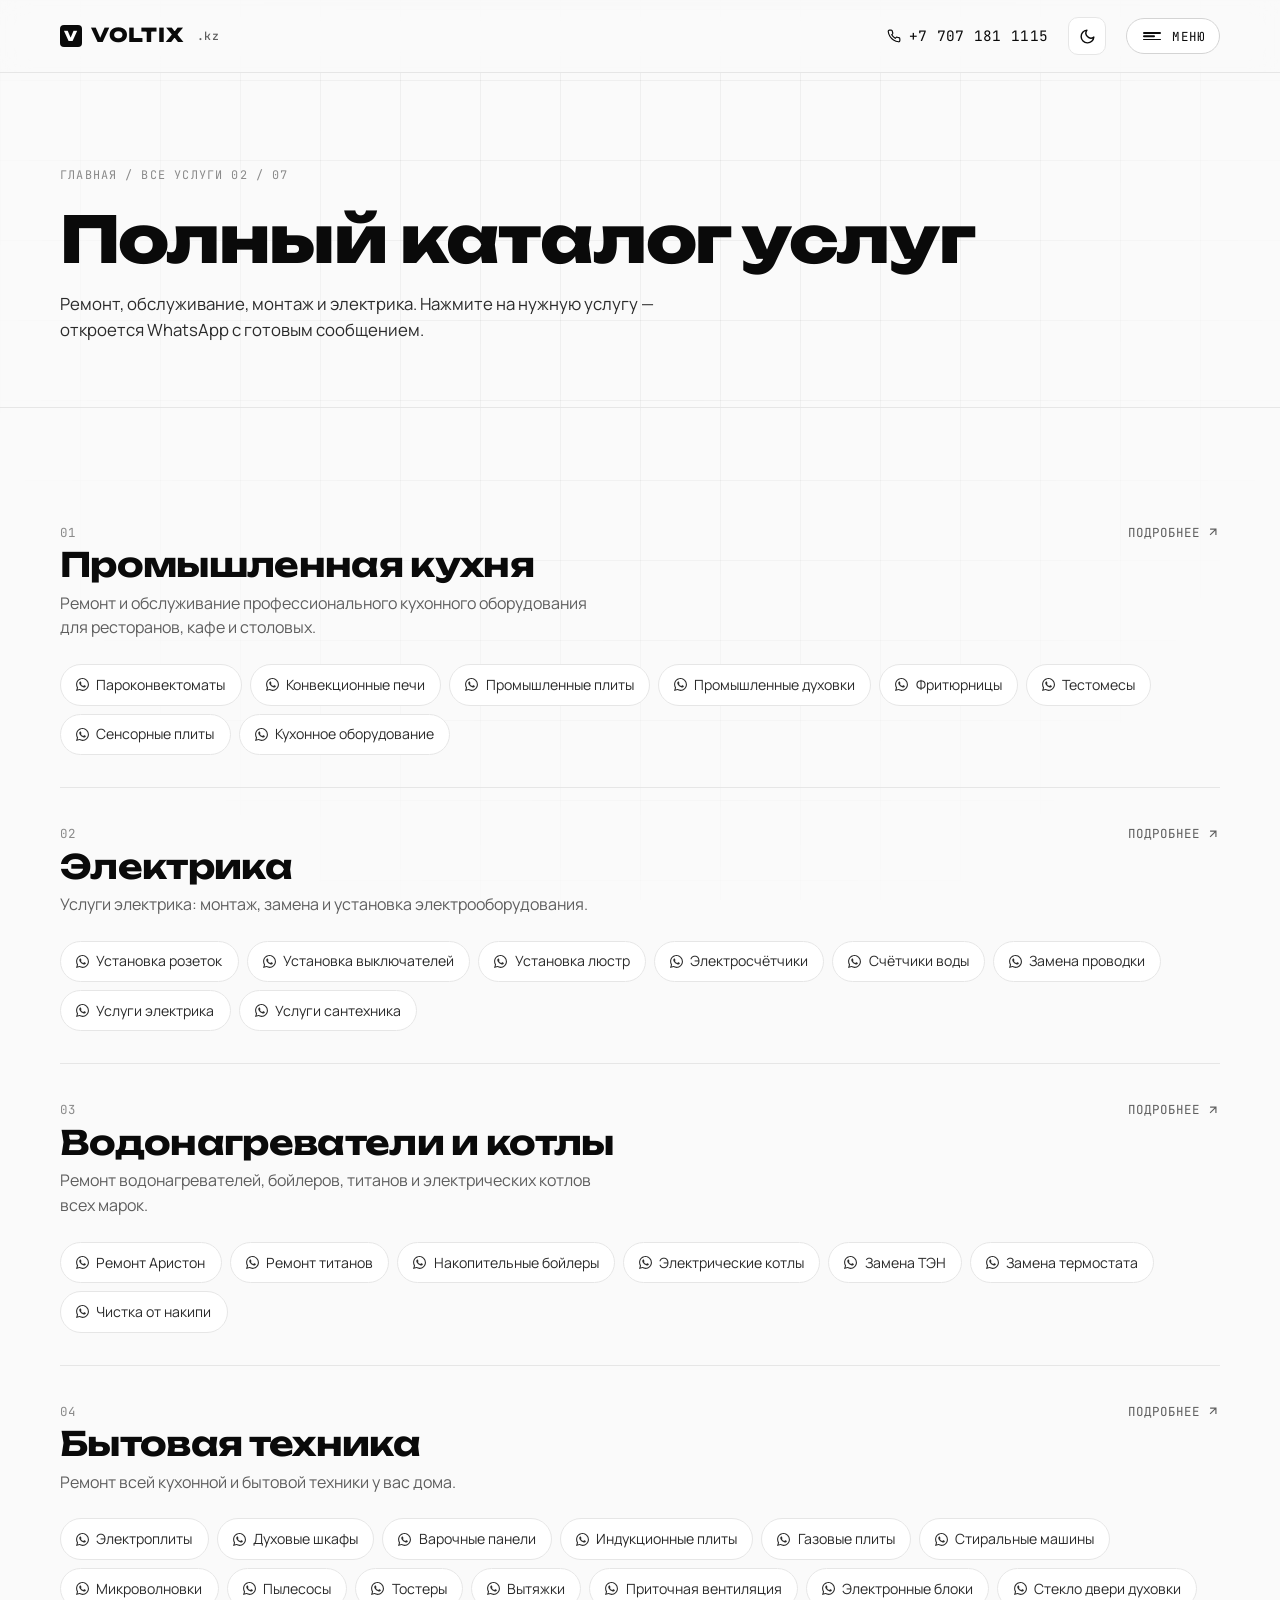
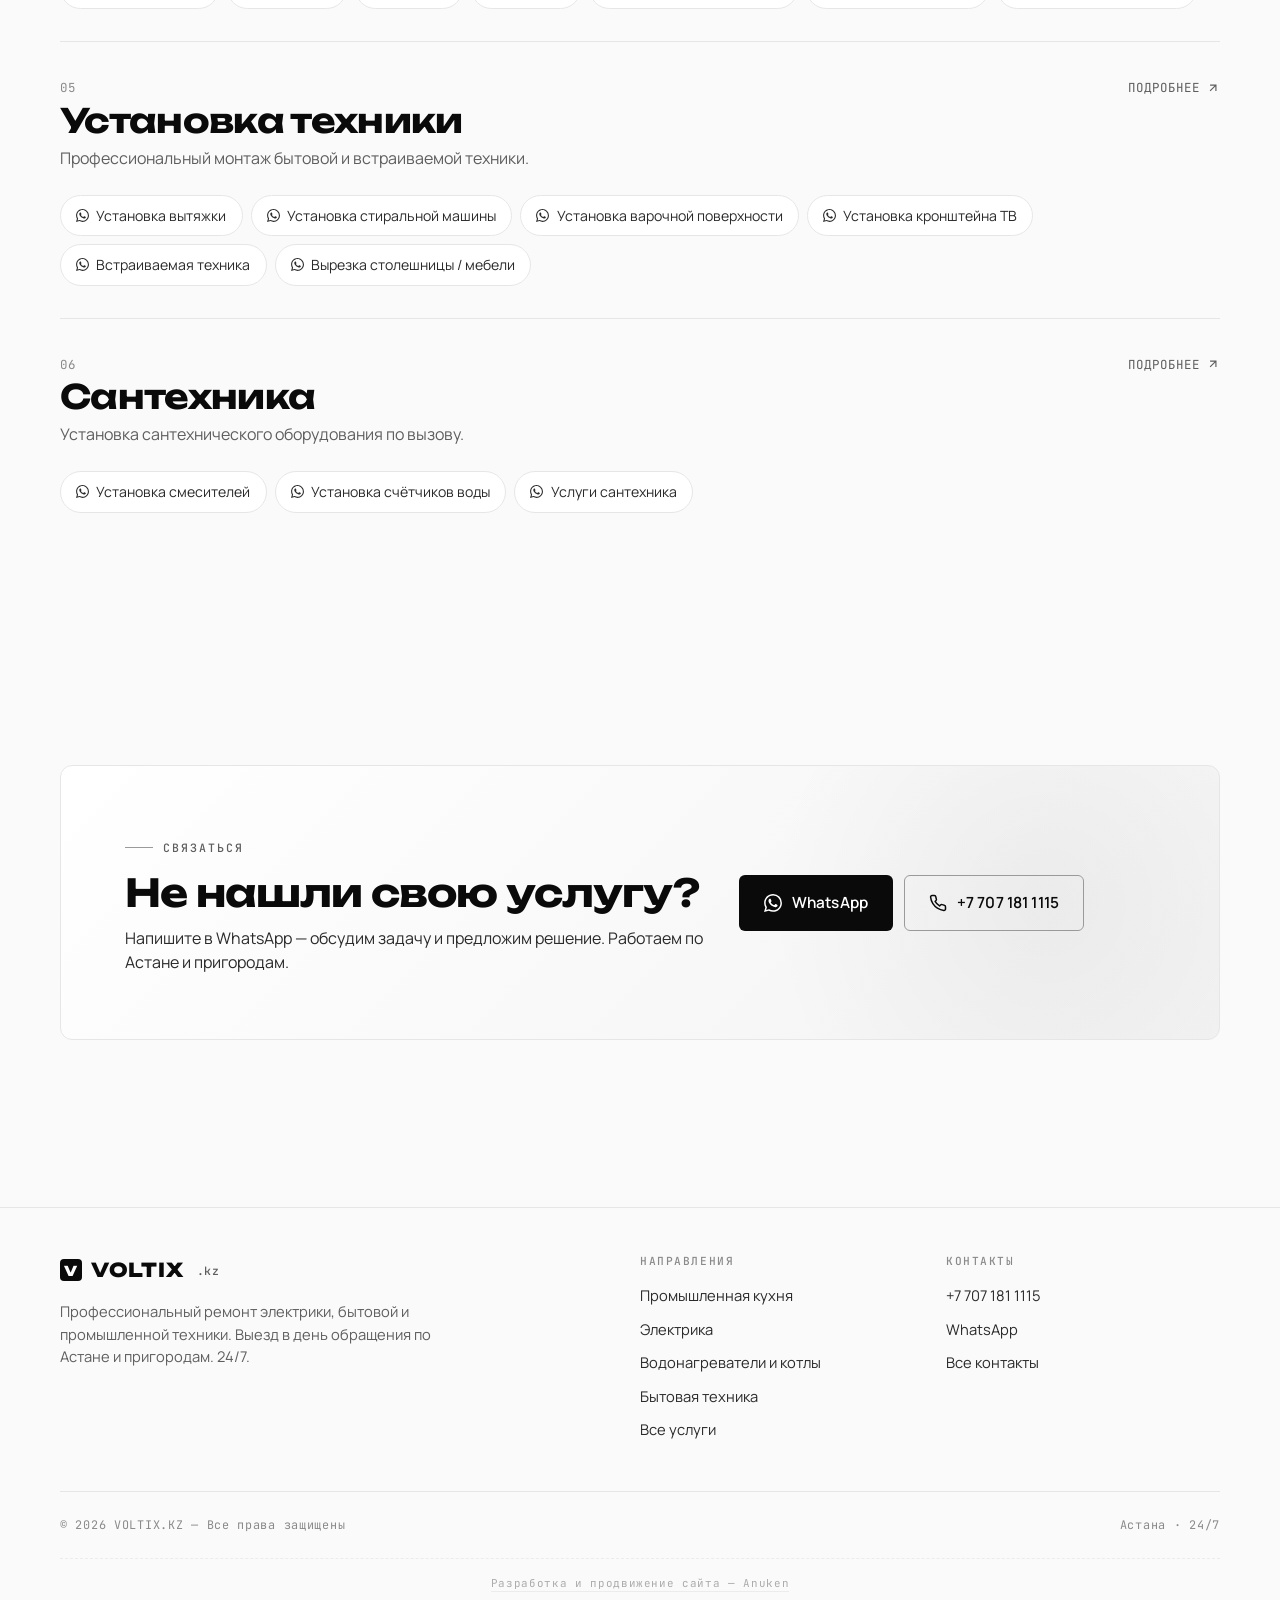
<file: services.html>
<!DOCTYPE html>
<html lang="ru">
<head>
<meta charset="UTF-8" />
<meta name="viewport" content="width=device-width, initial-scale=1, viewport-fit=cover" />
<meta name="theme-color" content="#0a0a0a" />
<title>Все услуги | VOLTIX.KZ</title>
<meta name="description" content="Полный каталог услуг Voltix: ремонт и установка бытовой и промышленной техники, электрика, сантехника, водонагреватели." />
<link rel="preconnect" href="https://fonts.googleapis.com" />
<link rel="preconnect" href="https://fonts.gstatic.com" crossorigin />
<link href="https://fonts.googleapis.com/css2?family=Unbounded:wght@500;600;700;800&family=Manrope:wght@400;500;600;700&family=JetBrains+Mono:wght@400;500;600&display=swap" rel="stylesheet" />
<link rel="stylesheet" href="assets/style.css" />
<script>(function(){try{var t=localStorage.getItem('voltix-theme');if(!t)t='light';document.documentElement.setAttribute('data-theme',t);}catch(e){}})();</script>
</head>
<body>

<button class="scroll-top" data-scroll-top aria-label="Наверх">
  <svg viewBox="0 0 24 24" fill="none" stroke="currentColor" stroke-width="2" stroke-linecap="round" stroke-linejoin="round"><path d="M12 19V5M5 12l7-7 7 7"/></svg>
</button>

<header class="site-header">
  <div class="container header-inner">
    <a href="index.html" class="logo" aria-label="Voltix — на главную">
      <span class="bolt">V</span>
      <span>VOLTIX</span>
      <span class="domain">.kz</span>
    </a>
    <div class="header-right">
      <a href="tel:+77071811115" class="header-phone" aria-label="Позвонить">
        <svg viewBox="0 0 24 24" width="14" height="14" fill="none" stroke="currentColor" stroke-width="2" stroke-linecap="round" stroke-linejoin="round"><path d="M22 16.92v3a2 2 0 0 1-2.18 2 19.79 19.79 0 0 1-8.63-3.07 19.5 19.5 0 0 1-6-6 19.79 19.79 0 0 1-3.07-8.67A2 2 0 0 1 4.11 2h3a2 2 0 0 1 2 1.72 12.84 12.84 0 0 0 .7 2.81 2 2 0 0 1-.45 2.11L8.09 9.91a16 16 0 0 0 6 6l1.27-1.27a2 2 0 0 1 2.11-.45 12.84 12.84 0 0 0 2.81.7A2 2 0 0 1 22 16.92z"/></svg>
        +7 707 181 1115
      </a>
      <button class="theme-toggle" data-theme-toggle aria-label="Переключить тему">
        <svg class="icon-moon" viewBox="0 0 24 24" fill="none" stroke="currentColor" stroke-width="2" stroke-linecap="round" stroke-linejoin="round"><path d="M21 12.79A9 9 0 1 1 11.21 3 7 7 0 0 0 21 12.79z"/></svg>
        <svg class="icon-sun" viewBox="0 0 24 24" fill="none" stroke="currentColor" stroke-width="2" stroke-linecap="round" stroke-linejoin="round"><circle cx="12" cy="12" r="4"/><path d="M12 2v2M12 20v2M4.93 4.93l1.41 1.41M17.66 17.66l1.41 1.41M2 12h2M20 12h2M4.93 19.07l1.41-1.41M17.66 6.34l1.41-1.41"/></svg>
      </button>
      <button class="menu-btn" data-menu-open aria-label="Открыть меню">
        <span class="lines"><span></span><span></span><span></span></span>
        Меню
      </button>
    </div>
  </div>
</header>

<div class="menu-overlay" data-menu-close></div>
<aside class="menu-panel" aria-label="Главное меню">
  <div class="menu-head">
    <a href="index.html" class="logo">
      <span class="bolt">V</span>
      <span>VOLTIX</span>
      <span class="domain">.kz</span>
    </a>
    <button class="menu-close" data-menu-close aria-label="Закрыть меню">
      <svg viewBox="0 0 24 24" fill="none" stroke="currentColor" stroke-width="2" stroke-linecap="round" stroke-linejoin="round"><path d="M18 6 6 18M6 6l12 12"/></svg>
    </button>
  </div>
  <nav class="menu-nav">
    <div class="menu-section-title">Навигация</div>
    <ul class="menu-list">
      <li><a href="index.html" data-nav><span>Главная</span><span class="num">01</span></a></li>
      <li><a href="services.html" data-nav><span>Все услуги</span><span class="num">02</span></a></li>
      <li><a href="industrial.html" data-nav><span>Промышленная кухня</span><span class="num">03</span></a></li>
      <li><a href="electrical.html" data-nav><span>Электрика</span><span class="num">04</span></a></li>
      <li><a href="water-heaters.html" data-nav><span>Водонагреватели и котлы</span><span class="num">05</span></a></li>
      <li><a href="appliances.html" data-nav><span>Бытовая техника</span><span class="num">06</span></a></li>
      <li><a href="contacts.html" data-nav><span>Контакты</span><span class="num">07</span></a></li>
    </ul>
  </nav>
  <div class="menu-foot">
    <button class="theme-toggle" data-theme-toggle aria-label="Переключить тему">
      <svg class="icon-moon" viewBox="0 0 24 24" fill="none" stroke="currentColor" stroke-width="2" stroke-linecap="round" stroke-linejoin="round"><path d="M21 12.79A9 9 0 1 1 11.21 3 7 7 0 0 0 21 12.79z"/></svg>
      <svg class="icon-sun" viewBox="0 0 24 24" fill="none" stroke="currentColor" stroke-width="2" stroke-linecap="round" stroke-linejoin="round"><circle cx="12" cy="12" r="4"/><path d="M12 2v2M12 20v2M4.93 4.93l1.41 1.41M17.66 17.66l1.41 1.41M2 12h2M20 12h2M4.93 19.07l1.41-1.41M17.66 6.34l1.41-1.41"/></svg>
      <span class="label-light">Тёмная тема</span>
      <span class="label-dark">Светлая тема</span>
    </button>
    <a href="#" class="btn btn-primary btn-block" data-wa="Здравствуйте! Подскажите по услугам Voltix.">
      <svg viewBox="0 0 24 24" fill="currentColor"><path d="M17.472 14.382c-.297-.149-1.758-.867-2.03-.967-.273-.099-.471-.148-.67.15-.197.297-.767.966-.94 1.164-.173.199-.347.223-.644.075-.297-.15-1.255-.463-2.39-1.475-.883-.788-1.48-1.761-1.653-2.059-.173-.297-.018-.458.13-.606.134-.133.298-.347.446-.52.149-.174.198-.298.298-.497.099-.198.05-.371-.025-.52-.075-.149-.669-1.612-.916-2.207-.242-.579-.487-.5-.669-.51l-.57-.01c-.198 0-.52.074-.792.372s-1.04 1.016-1.04 2.479 1.065 2.876 1.213 3.074c.149.198 2.095 3.2 5.077 4.487.709.306 1.262.489 1.694.625.712.227 1.36.195 1.871.118.571-.085 1.758-.719 2.006-1.413.248-.694.248-1.289.173-1.413-.074-.124-.272-.198-.57-.347m-5.421 7.403h-.004a9.87 9.87 0 0 1-5.031-1.378l-.361-.214-3.741.982.998-3.648-.235-.374a9.86 9.86 0 0 1-1.51-5.26c.001-5.45 4.436-9.884 9.888-9.884 2.64 0 5.122 1.03 6.988 2.898a9.825 9.825 0 0 1 2.893 6.994c-.003 5.45-4.437 9.884-9.885 9.884m8.413-18.297A11.815 11.815 0 0 0 12.05 0C5.495 0 .16 5.335.157 11.892c0 2.096.547 4.142 1.588 5.945L.057 24l6.305-1.654a11.882 11.882 0 0 0 5.683 1.448h.005c6.554 0 11.89-5.335 11.893-11.893A11.821 11.821 0 0 0 20.464 3.488"/></svg>
      Написать в WhatsApp
    </a>
    <a href="tel:+77071811115" class="btn btn-outline btn-block">
      <svg viewBox="0 0 24 24" fill="none" stroke="currentColor" stroke-width="2" stroke-linecap="round" stroke-linejoin="round"><path d="M22 16.92v3a2 2 0 0 1-2.18 2 19.79 19.79 0 0 1-8.63-3.07 19.5 19.5 0 0 1-6-6 19.79 19.79 0 0 1-3.07-8.67A2 2 0 0 1 4.11 2h3a2 2 0 0 1 2 1.72 12.84 12.84 0 0 0 .7 2.81 2 2 0 0 1-.45 2.11L8.09 9.91a16 16 0 0 0 6 6l1.27-1.27a2 2 0 0 1 2.11-.45 12.84 12.84 0 0 0 2.81.7A2 2 0 0 1 22 16.92z"/></svg>
      +7 707 181 1115
    </a>
    <div class="contact-line">
      <svg viewBox="0 0 24 24" fill="none" stroke="currentColor" stroke-width="2" stroke-linecap="round" stroke-linejoin="round"><path d="M21 10c0 7-9 13-9 13s-9-6-9-13a9 9 0 0 1 18 0z"/><circle cx="12" cy="10" r="3"/></svg>
      Астана и пригороды
    </div>
    <div class="contact-line">
      <svg viewBox="0 0 24 24" fill="none" stroke="currentColor" stroke-width="2" stroke-linecap="round" stroke-linejoin="round"><circle cx="12" cy="12" r="10"/><polyline points="12 6 12 12 16 14"/></svg>
      Работаем 24/7 · без выходных
    </div>
    <div class="dev-credit"><a href="https://wa.me/77074534518" target="_blank" rel="noopener">Разработка и продвижение сайта — Anuken</a></div>
  </div>
</aside>

<main>
<section class="page-hero">
  <div class="container">
    <div class="page-crumbs fade-up">
      <a href="index.html">Главная</a>
      <span>/</span>
      <span>Все услуги</span>
      <span style="margin-left:auto;" class="dim">02 / 07</span>
    </div>
    <h1 class="fade-up d1">Полный каталог услуг</h1>
    <p class="fade-up d2">Ремонт, обслуживание, монтаж и электрика. Нажмите на нужную услугу — откроется WhatsApp с готовым сообщением.</p>
  </div>
</section><section class="section">
  <div class="container"><div class="category-block">
  <div class="category-head">
    <div>
      <span class="cat-num">01</span>
      <h2 style="margin-top:0.3rem;">Промышленная кухня</h2>
      <p class="muted" style="margin-top:0.5rem; max-width:55ch;">Ремонт и обслуживание профессионального кухонного оборудования для ресторанов, кафе и столовых.</p>
    </div>
    <a href="industrial.html" class="cat-link">Подробнее <svg viewBox="0 0 24 24" width="14" height="14" fill="none" stroke="currentColor" stroke-width="2"><path d="M7 17 17 7M7 7h10v10"/></svg></a>
  </div>
  <div class="chip-list">
      <a href="#" data-wa="Здравствуйте! Нужен ремонт пароконвектомата."><svg viewBox="0 0 24 24" fill="currentColor"><path d="M17.472 14.382c-.297-.149-1.758-.867-2.03-.967-.273-.099-.471-.148-.67.15-.197.297-.767.966-.94 1.164-.173.199-.347.223-.644.075-.297-.15-1.255-.463-2.39-1.475-.883-.788-1.48-1.761-1.653-2.059-.173-.297-.018-.458.13-.606.134-.133.298-.347.446-.52.149-.174.198-.298.298-.497.099-.198.05-.371-.025-.52-.075-.149-.669-1.612-.916-2.207-.242-.579-.487-.5-.669-.51l-.57-.01c-.198 0-.52.074-.792.372s-1.04 1.016-1.04 2.479 1.065 2.876 1.213 3.074c.149.198 2.095 3.2 5.077 4.487.709.306 1.262.489 1.694.625.712.227 1.36.195 1.871.118.571-.085 1.758-.719 2.006-1.413.248-.694.248-1.289.173-1.413-.074-.124-.272-.198-.57-.347m-5.421 7.403h-.004a9.87 9.87 0 0 1-5.031-1.378l-.361-.214-3.741.982.998-3.648-.235-.374a9.86 9.86 0 0 1-1.51-5.26c.001-5.45 4.436-9.884 9.888-9.884 2.64 0 5.122 1.03 6.988 2.898a9.825 9.825 0 0 1 2.893 6.994c-.003 5.45-4.437 9.884-9.885 9.884m8.413-18.297A11.815 11.815 0 0 0 12.05 0C5.495 0 .16 5.335.157 11.892c0 2.096.547 4.142 1.588 5.945L.057 24l6.305-1.654a11.882 11.882 0 0 0 5.683 1.448h.005c6.554 0 11.89-5.335 11.893-11.893A11.821 11.821 0 0 0 20.464 3.488"/></svg>Пароконвектоматы</a>
      <a href="#" data-wa="Здравствуйте! Нужен ремонт конвекционной печи."><svg viewBox="0 0 24 24" fill="currentColor"><path d="M17.472 14.382c-.297-.149-1.758-.867-2.03-.967-.273-.099-.471-.148-.67.15-.197.297-.767.966-.94 1.164-.173.199-.347.223-.644.075-.297-.15-1.255-.463-2.39-1.475-.883-.788-1.48-1.761-1.653-2.059-.173-.297-.018-.458.13-.606.134-.133.298-.347.446-.52.149-.174.198-.298.298-.497.099-.198.05-.371-.025-.52-.075-.149-.669-1.612-.916-2.207-.242-.579-.487-.5-.669-.51l-.57-.01c-.198 0-.52.074-.792.372s-1.04 1.016-1.04 2.479 1.065 2.876 1.213 3.074c.149.198 2.095 3.2 5.077 4.487.709.306 1.262.489 1.694.625.712.227 1.36.195 1.871.118.571-.085 1.758-.719 2.006-1.413.248-.694.248-1.289.173-1.413-.074-.124-.272-.198-.57-.347m-5.421 7.403h-.004a9.87 9.87 0 0 1-5.031-1.378l-.361-.214-3.741.982.998-3.648-.235-.374a9.86 9.86 0 0 1-1.51-5.26c.001-5.45 4.436-9.884 9.888-9.884 2.64 0 5.122 1.03 6.988 2.898a9.825 9.825 0 0 1 2.893 6.994c-.003 5.45-4.437 9.884-9.885 9.884m8.413-18.297A11.815 11.815 0 0 0 12.05 0C5.495 0 .16 5.335.157 11.892c0 2.096.547 4.142 1.588 5.945L.057 24l6.305-1.654a11.882 11.882 0 0 0 5.683 1.448h.005c6.554 0 11.89-5.335 11.893-11.893A11.821 11.821 0 0 0 20.464 3.488"/></svg>Конвекционные печи</a>
      <a href="#" data-wa="Здравствуйте! Нужен ремонт промышленной плиты."><svg viewBox="0 0 24 24" fill="currentColor"><path d="M17.472 14.382c-.297-.149-1.758-.867-2.03-.967-.273-.099-.471-.148-.67.15-.197.297-.767.966-.94 1.164-.173.199-.347.223-.644.075-.297-.15-1.255-.463-2.39-1.475-.883-.788-1.48-1.761-1.653-2.059-.173-.297-.018-.458.13-.606.134-.133.298-.347.446-.52.149-.174.198-.298.298-.497.099-.198.05-.371-.025-.52-.075-.149-.669-1.612-.916-2.207-.242-.579-.487-.5-.669-.51l-.57-.01c-.198 0-.52.074-.792.372s-1.04 1.016-1.04 2.479 1.065 2.876 1.213 3.074c.149.198 2.095 3.2 5.077 4.487.709.306 1.262.489 1.694.625.712.227 1.36.195 1.871.118.571-.085 1.758-.719 2.006-1.413.248-.694.248-1.289.173-1.413-.074-.124-.272-.198-.57-.347m-5.421 7.403h-.004a9.87 9.87 0 0 1-5.031-1.378l-.361-.214-3.741.982.998-3.648-.235-.374a9.86 9.86 0 0 1-1.51-5.26c.001-5.45 4.436-9.884 9.888-9.884 2.64 0 5.122 1.03 6.988 2.898a9.825 9.825 0 0 1 2.893 6.994c-.003 5.45-4.437 9.884-9.885 9.884m8.413-18.297A11.815 11.815 0 0 0 12.05 0C5.495 0 .16 5.335.157 11.892c0 2.096.547 4.142 1.588 5.945L.057 24l6.305-1.654a11.882 11.882 0 0 0 5.683 1.448h.005c6.554 0 11.89-5.335 11.893-11.893A11.821 11.821 0 0 0 20.464 3.488"/></svg>Промышленные плиты</a>
      <a href="#" data-wa="Здравствуйте! Нужен ремонт промышленного духового шкафа."><svg viewBox="0 0 24 24" fill="currentColor"><path d="M17.472 14.382c-.297-.149-1.758-.867-2.03-.967-.273-.099-.471-.148-.67.15-.197.297-.767.966-.94 1.164-.173.199-.347.223-.644.075-.297-.15-1.255-.463-2.39-1.475-.883-.788-1.48-1.761-1.653-2.059-.173-.297-.018-.458.13-.606.134-.133.298-.347.446-.52.149-.174.198-.298.298-.497.099-.198.05-.371-.025-.52-.075-.149-.669-1.612-.916-2.207-.242-.579-.487-.5-.669-.51l-.57-.01c-.198 0-.52.074-.792.372s-1.04 1.016-1.04 2.479 1.065 2.876 1.213 3.074c.149.198 2.095 3.2 5.077 4.487.709.306 1.262.489 1.694.625.712.227 1.36.195 1.871.118.571-.085 1.758-.719 2.006-1.413.248-.694.248-1.289.173-1.413-.074-.124-.272-.198-.57-.347m-5.421 7.403h-.004a9.87 9.87 0 0 1-5.031-1.378l-.361-.214-3.741.982.998-3.648-.235-.374a9.86 9.86 0 0 1-1.51-5.26c.001-5.45 4.436-9.884 9.888-9.884 2.64 0 5.122 1.03 6.988 2.898a9.825 9.825 0 0 1 2.893 6.994c-.003 5.45-4.437 9.884-9.885 9.884m8.413-18.297A11.815 11.815 0 0 0 12.05 0C5.495 0 .16 5.335.157 11.892c0 2.096.547 4.142 1.588 5.945L.057 24l6.305-1.654a11.882 11.882 0 0 0 5.683 1.448h.005c6.554 0 11.89-5.335 11.893-11.893A11.821 11.821 0 0 0 20.464 3.488"/></svg>Промышленные духовки</a>
      <a href="#" data-wa="Здравствуйте! Нужен ремонт фритюрницы."><svg viewBox="0 0 24 24" fill="currentColor"><path d="M17.472 14.382c-.297-.149-1.758-.867-2.03-.967-.273-.099-.471-.148-.67.15-.197.297-.767.966-.94 1.164-.173.199-.347.223-.644.075-.297-.15-1.255-.463-2.39-1.475-.883-.788-1.48-1.761-1.653-2.059-.173-.297-.018-.458.13-.606.134-.133.298-.347.446-.52.149-.174.198-.298.298-.497.099-.198.05-.371-.025-.52-.075-.149-.669-1.612-.916-2.207-.242-.579-.487-.5-.669-.51l-.57-.01c-.198 0-.52.074-.792.372s-1.04 1.016-1.04 2.479 1.065 2.876 1.213 3.074c.149.198 2.095 3.2 5.077 4.487.709.306 1.262.489 1.694.625.712.227 1.36.195 1.871.118.571-.085 1.758-.719 2.006-1.413.248-.694.248-1.289.173-1.413-.074-.124-.272-.198-.57-.347m-5.421 7.403h-.004a9.87 9.87 0 0 1-5.031-1.378l-.361-.214-3.741.982.998-3.648-.235-.374a9.86 9.86 0 0 1-1.51-5.26c.001-5.45 4.436-9.884 9.888-9.884 2.64 0 5.122 1.03 6.988 2.898a9.825 9.825 0 0 1 2.893 6.994c-.003 5.45-4.437 9.884-9.885 9.884m8.413-18.297A11.815 11.815 0 0 0 12.05 0C5.495 0 .16 5.335.157 11.892c0 2.096.547 4.142 1.588 5.945L.057 24l6.305-1.654a11.882 11.882 0 0 0 5.683 1.448h.005c6.554 0 11.89-5.335 11.893-11.893A11.821 11.821 0 0 0 20.464 3.488"/></svg>Фритюрницы</a>
      <a href="#" data-wa="Здравствуйте! Нужен ремонт тестомеса."><svg viewBox="0 0 24 24" fill="currentColor"><path d="M17.472 14.382c-.297-.149-1.758-.867-2.03-.967-.273-.099-.471-.148-.67.15-.197.297-.767.966-.94 1.164-.173.199-.347.223-.644.075-.297-.15-1.255-.463-2.39-1.475-.883-.788-1.48-1.761-1.653-2.059-.173-.297-.018-.458.13-.606.134-.133.298-.347.446-.52.149-.174.198-.298.298-.497.099-.198.05-.371-.025-.52-.075-.149-.669-1.612-.916-2.207-.242-.579-.487-.5-.669-.51l-.57-.01c-.198 0-.52.074-.792.372s-1.04 1.016-1.04 2.479 1.065 2.876 1.213 3.074c.149.198 2.095 3.2 5.077 4.487.709.306 1.262.489 1.694.625.712.227 1.36.195 1.871.118.571-.085 1.758-.719 2.006-1.413.248-.694.248-1.289.173-1.413-.074-.124-.272-.198-.57-.347m-5.421 7.403h-.004a9.87 9.87 0 0 1-5.031-1.378l-.361-.214-3.741.982.998-3.648-.235-.374a9.86 9.86 0 0 1-1.51-5.26c.001-5.45 4.436-9.884 9.888-9.884 2.64 0 5.122 1.03 6.988 2.898a9.825 9.825 0 0 1 2.893 6.994c-.003 5.45-4.437 9.884-9.885 9.884m8.413-18.297A11.815 11.815 0 0 0 12.05 0C5.495 0 .16 5.335.157 11.892c0 2.096.547 4.142 1.588 5.945L.057 24l6.305-1.654a11.882 11.882 0 0 0 5.683 1.448h.005c6.554 0 11.89-5.335 11.893-11.893A11.821 11.821 0 0 0 20.464 3.488"/></svg>Тестомесы</a>
      <a href="#" data-wa="Здравствуйте! Нужен ремонт сенсорной плиты."><svg viewBox="0 0 24 24" fill="currentColor"><path d="M17.472 14.382c-.297-.149-1.758-.867-2.03-.967-.273-.099-.471-.148-.67.15-.197.297-.767.966-.94 1.164-.173.199-.347.223-.644.075-.297-.15-1.255-.463-2.39-1.475-.883-.788-1.48-1.761-1.653-2.059-.173-.297-.018-.458.13-.606.134-.133.298-.347.446-.52.149-.174.198-.298.298-.497.099-.198.05-.371-.025-.52-.075-.149-.669-1.612-.916-2.207-.242-.579-.487-.5-.669-.51l-.57-.01c-.198 0-.52.074-.792.372s-1.04 1.016-1.04 2.479 1.065 2.876 1.213 3.074c.149.198 2.095 3.2 5.077 4.487.709.306 1.262.489 1.694.625.712.227 1.36.195 1.871.118.571-.085 1.758-.719 2.006-1.413.248-.694.248-1.289.173-1.413-.074-.124-.272-.198-.57-.347m-5.421 7.403h-.004a9.87 9.87 0 0 1-5.031-1.378l-.361-.214-3.741.982.998-3.648-.235-.374a9.86 9.86 0 0 1-1.51-5.26c.001-5.45 4.436-9.884 9.888-9.884 2.64 0 5.122 1.03 6.988 2.898a9.825 9.825 0 0 1 2.893 6.994c-.003 5.45-4.437 9.884-9.885 9.884m8.413-18.297A11.815 11.815 0 0 0 12.05 0C5.495 0 .16 5.335.157 11.892c0 2.096.547 4.142 1.588 5.945L.057 24l6.305-1.654a11.882 11.882 0 0 0 5.683 1.448h.005c6.554 0 11.89-5.335 11.893-11.893A11.821 11.821 0 0 0 20.464 3.488"/></svg>Сенсорные плиты</a>
      <a href="#" data-wa="Здравствуйте! Нужно обслуживание кухонного оборудования."><svg viewBox="0 0 24 24" fill="currentColor"><path d="M17.472 14.382c-.297-.149-1.758-.867-2.03-.967-.273-.099-.471-.148-.67.15-.197.297-.767.966-.94 1.164-.173.199-.347.223-.644.075-.297-.15-1.255-.463-2.39-1.475-.883-.788-1.48-1.761-1.653-2.059-.173-.297-.018-.458.13-.606.134-.133.298-.347.446-.52.149-.174.198-.298.298-.497.099-.198.05-.371-.025-.52-.075-.149-.669-1.612-.916-2.207-.242-.579-.487-.5-.669-.51l-.57-.01c-.198 0-.52.074-.792.372s-1.04 1.016-1.04 2.479 1.065 2.876 1.213 3.074c.149.198 2.095 3.2 5.077 4.487.709.306 1.262.489 1.694.625.712.227 1.36.195 1.871.118.571-.085 1.758-.719 2.006-1.413.248-.694.248-1.289.173-1.413-.074-.124-.272-.198-.57-.347m-5.421 7.403h-.004a9.87 9.87 0 0 1-5.031-1.378l-.361-.214-3.741.982.998-3.648-.235-.374a9.86 9.86 0 0 1-1.51-5.26c.001-5.45 4.436-9.884 9.888-9.884 2.64 0 5.122 1.03 6.988 2.898a9.825 9.825 0 0 1 2.893 6.994c-.003 5.45-4.437 9.884-9.885 9.884m8.413-18.297A11.815 11.815 0 0 0 12.05 0C5.495 0 .16 5.335.157 11.892c0 2.096.547 4.142 1.588 5.945L.057 24l6.305-1.654a11.882 11.882 0 0 0 5.683 1.448h.005c6.554 0 11.89-5.335 11.893-11.893A11.821 11.821 0 0 0 20.464 3.488"/></svg>Кухонное оборудование</a>
  </div>
</div><div class="category-block">
  <div class="category-head">
    <div>
      <span class="cat-num">02</span>
      <h2 style="margin-top:0.3rem;">Электрика</h2>
      <p class="muted" style="margin-top:0.5rem; max-width:55ch;">Услуги электрика: монтаж, замена и установка электрооборудования.</p>
    </div>
    <a href="electrical.html" class="cat-link">Подробнее <svg viewBox="0 0 24 24" width="14" height="14" fill="none" stroke="currentColor" stroke-width="2"><path d="M7 17 17 7M7 7h10v10"/></svg></a>
  </div>
  <div class="chip-list">
      <a href="#" data-wa="Здравствуйте! Нужна установка розеток."><svg viewBox="0 0 24 24" fill="currentColor"><path d="M17.472 14.382c-.297-.149-1.758-.867-2.03-.967-.273-.099-.471-.148-.67.15-.197.297-.767.966-.94 1.164-.173.199-.347.223-.644.075-.297-.15-1.255-.463-2.39-1.475-.883-.788-1.48-1.761-1.653-2.059-.173-.297-.018-.458.13-.606.134-.133.298-.347.446-.52.149-.174.198-.298.298-.497.099-.198.05-.371-.025-.52-.075-.149-.669-1.612-.916-2.207-.242-.579-.487-.5-.669-.51l-.57-.01c-.198 0-.52.074-.792.372s-1.04 1.016-1.04 2.479 1.065 2.876 1.213 3.074c.149.198 2.095 3.2 5.077 4.487.709.306 1.262.489 1.694.625.712.227 1.36.195 1.871.118.571-.085 1.758-.719 2.006-1.413.248-.694.248-1.289.173-1.413-.074-.124-.272-.198-.57-.347m-5.421 7.403h-.004a9.87 9.87 0 0 1-5.031-1.378l-.361-.214-3.741.982.998-3.648-.235-.374a9.86 9.86 0 0 1-1.51-5.26c.001-5.45 4.436-9.884 9.888-9.884 2.64 0 5.122 1.03 6.988 2.898a9.825 9.825 0 0 1 2.893 6.994c-.003 5.45-4.437 9.884-9.885 9.884m8.413-18.297A11.815 11.815 0 0 0 12.05 0C5.495 0 .16 5.335.157 11.892c0 2.096.547 4.142 1.588 5.945L.057 24l6.305-1.654a11.882 11.882 0 0 0 5.683 1.448h.005c6.554 0 11.89-5.335 11.893-11.893A11.821 11.821 0 0 0 20.464 3.488"/></svg>Установка розеток</a>
      <a href="#" data-wa="Здравствуйте! Нужна установка выключателей."><svg viewBox="0 0 24 24" fill="currentColor"><path d="M17.472 14.382c-.297-.149-1.758-.867-2.03-.967-.273-.099-.471-.148-.67.15-.197.297-.767.966-.94 1.164-.173.199-.347.223-.644.075-.297-.15-1.255-.463-2.39-1.475-.883-.788-1.48-1.761-1.653-2.059-.173-.297-.018-.458.13-.606.134-.133.298-.347.446-.52.149-.174.198-.298.298-.497.099-.198.05-.371-.025-.52-.075-.149-.669-1.612-.916-2.207-.242-.579-.487-.5-.669-.51l-.57-.01c-.198 0-.52.074-.792.372s-1.04 1.016-1.04 2.479 1.065 2.876 1.213 3.074c.149.198 2.095 3.2 5.077 4.487.709.306 1.262.489 1.694.625.712.227 1.36.195 1.871.118.571-.085 1.758-.719 2.006-1.413.248-.694.248-1.289.173-1.413-.074-.124-.272-.198-.57-.347m-5.421 7.403h-.004a9.87 9.87 0 0 1-5.031-1.378l-.361-.214-3.741.982.998-3.648-.235-.374a9.86 9.86 0 0 1-1.51-5.26c.001-5.45 4.436-9.884 9.888-9.884 2.64 0 5.122 1.03 6.988 2.898a9.825 9.825 0 0 1 2.893 6.994c-.003 5.45-4.437 9.884-9.885 9.884m8.413-18.297A11.815 11.815 0 0 0 12.05 0C5.495 0 .16 5.335.157 11.892c0 2.096.547 4.142 1.588 5.945L.057 24l6.305-1.654a11.882 11.882 0 0 0 5.683 1.448h.005c6.554 0 11.89-5.335 11.893-11.893A11.821 11.821 0 0 0 20.464 3.488"/></svg>Установка выключателей</a>
      <a href="#" data-wa="Здравствуйте! Нужна установка люстры."><svg viewBox="0 0 24 24" fill="currentColor"><path d="M17.472 14.382c-.297-.149-1.758-.867-2.03-.967-.273-.099-.471-.148-.67.15-.197.297-.767.966-.94 1.164-.173.199-.347.223-.644.075-.297-.15-1.255-.463-2.39-1.475-.883-.788-1.48-1.761-1.653-2.059-.173-.297-.018-.458.13-.606.134-.133.298-.347.446-.52.149-.174.198-.298.298-.497.099-.198.05-.371-.025-.52-.075-.149-.669-1.612-.916-2.207-.242-.579-.487-.5-.669-.51l-.57-.01c-.198 0-.52.074-.792.372s-1.04 1.016-1.04 2.479 1.065 2.876 1.213 3.074c.149.198 2.095 3.2 5.077 4.487.709.306 1.262.489 1.694.625.712.227 1.36.195 1.871.118.571-.085 1.758-.719 2.006-1.413.248-.694.248-1.289.173-1.413-.074-.124-.272-.198-.57-.347m-5.421 7.403h-.004a9.87 9.87 0 0 1-5.031-1.378l-.361-.214-3.741.982.998-3.648-.235-.374a9.86 9.86 0 0 1-1.51-5.26c.001-5.45 4.436-9.884 9.888-9.884 2.64 0 5.122 1.03 6.988 2.898a9.825 9.825 0 0 1 2.893 6.994c-.003 5.45-4.437 9.884-9.885 9.884m8.413-18.297A11.815 11.815 0 0 0 12.05 0C5.495 0 .16 5.335.157 11.892c0 2.096.547 4.142 1.588 5.945L.057 24l6.305-1.654a11.882 11.882 0 0 0 5.683 1.448h.005c6.554 0 11.89-5.335 11.893-11.893A11.821 11.821 0 0 0 20.464 3.488"/></svg>Установка люстр</a>
      <a href="#" data-wa="Здравствуйте! Нужна установка электросчётчика."><svg viewBox="0 0 24 24" fill="currentColor"><path d="M17.472 14.382c-.297-.149-1.758-.867-2.03-.967-.273-.099-.471-.148-.67.15-.197.297-.767.966-.94 1.164-.173.199-.347.223-.644.075-.297-.15-1.255-.463-2.39-1.475-.883-.788-1.48-1.761-1.653-2.059-.173-.297-.018-.458.13-.606.134-.133.298-.347.446-.52.149-.174.198-.298.298-.497.099-.198.05-.371-.025-.52-.075-.149-.669-1.612-.916-2.207-.242-.579-.487-.5-.669-.51l-.57-.01c-.198 0-.52.074-.792.372s-1.04 1.016-1.04 2.479 1.065 2.876 1.213 3.074c.149.198 2.095 3.2 5.077 4.487.709.306 1.262.489 1.694.625.712.227 1.36.195 1.871.118.571-.085 1.758-.719 2.006-1.413.248-.694.248-1.289.173-1.413-.074-.124-.272-.198-.57-.347m-5.421 7.403h-.004a9.87 9.87 0 0 1-5.031-1.378l-.361-.214-3.741.982.998-3.648-.235-.374a9.86 9.86 0 0 1-1.51-5.26c.001-5.45 4.436-9.884 9.888-9.884 2.64 0 5.122 1.03 6.988 2.898a9.825 9.825 0 0 1 2.893 6.994c-.003 5.45-4.437 9.884-9.885 9.884m8.413-18.297A11.815 11.815 0 0 0 12.05 0C5.495 0 .16 5.335.157 11.892c0 2.096.547 4.142 1.588 5.945L.057 24l6.305-1.654a11.882 11.882 0 0 0 5.683 1.448h.005c6.554 0 11.89-5.335 11.893-11.893A11.821 11.821 0 0 0 20.464 3.488"/></svg>Электросчётчики</a>
      <a href="#" data-wa="Здравствуйте! Нужна установка счётчика воды."><svg viewBox="0 0 24 24" fill="currentColor"><path d="M17.472 14.382c-.297-.149-1.758-.867-2.03-.967-.273-.099-.471-.148-.67.15-.197.297-.767.966-.94 1.164-.173.199-.347.223-.644.075-.297-.15-1.255-.463-2.39-1.475-.883-.788-1.48-1.761-1.653-2.059-.173-.297-.018-.458.13-.606.134-.133.298-.347.446-.52.149-.174.198-.298.298-.497.099-.198.05-.371-.025-.52-.075-.149-.669-1.612-.916-2.207-.242-.579-.487-.5-.669-.51l-.57-.01c-.198 0-.52.074-.792.372s-1.04 1.016-1.04 2.479 1.065 2.876 1.213 3.074c.149.198 2.095 3.2 5.077 4.487.709.306 1.262.489 1.694.625.712.227 1.36.195 1.871.118.571-.085 1.758-.719 2.006-1.413.248-.694.248-1.289.173-1.413-.074-.124-.272-.198-.57-.347m-5.421 7.403h-.004a9.87 9.87 0 0 1-5.031-1.378l-.361-.214-3.741.982.998-3.648-.235-.374a9.86 9.86 0 0 1-1.51-5.26c.001-5.45 4.436-9.884 9.888-9.884 2.64 0 5.122 1.03 6.988 2.898a9.825 9.825 0 0 1 2.893 6.994c-.003 5.45-4.437 9.884-9.885 9.884m8.413-18.297A11.815 11.815 0 0 0 12.05 0C5.495 0 .16 5.335.157 11.892c0 2.096.547 4.142 1.588 5.945L.057 24l6.305-1.654a11.882 11.882 0 0 0 5.683 1.448h.005c6.554 0 11.89-5.335 11.893-11.893A11.821 11.821 0 0 0 20.464 3.488"/></svg>Счётчики воды</a>
      <a href="#" data-wa="Здравствуйте! Нужна замена электропроводки."><svg viewBox="0 0 24 24" fill="currentColor"><path d="M17.472 14.382c-.297-.149-1.758-.867-2.03-.967-.273-.099-.471-.148-.67.15-.197.297-.767.966-.94 1.164-.173.199-.347.223-.644.075-.297-.15-1.255-.463-2.39-1.475-.883-.788-1.48-1.761-1.653-2.059-.173-.297-.018-.458.13-.606.134-.133.298-.347.446-.52.149-.174.198-.298.298-.497.099-.198.05-.371-.025-.52-.075-.149-.669-1.612-.916-2.207-.242-.579-.487-.5-.669-.51l-.57-.01c-.198 0-.52.074-.792.372s-1.04 1.016-1.04 2.479 1.065 2.876 1.213 3.074c.149.198 2.095 3.2 5.077 4.487.709.306 1.262.489 1.694.625.712.227 1.36.195 1.871.118.571-.085 1.758-.719 2.006-1.413.248-.694.248-1.289.173-1.413-.074-.124-.272-.198-.57-.347m-5.421 7.403h-.004a9.87 9.87 0 0 1-5.031-1.378l-.361-.214-3.741.982.998-3.648-.235-.374a9.86 9.86 0 0 1-1.51-5.26c.001-5.45 4.436-9.884 9.888-9.884 2.64 0 5.122 1.03 6.988 2.898a9.825 9.825 0 0 1 2.893 6.994c-.003 5.45-4.437 9.884-9.885 9.884m8.413-18.297A11.815 11.815 0 0 0 12.05 0C5.495 0 .16 5.335.157 11.892c0 2.096.547 4.142 1.588 5.945L.057 24l6.305-1.654a11.882 11.882 0 0 0 5.683 1.448h.005c6.554 0 11.89-5.335 11.893-11.893A11.821 11.821 0 0 0 20.464 3.488"/></svg>Замена проводки</a>
      <a href="#" data-wa="Здравствуйте! Нужны услуги электрика."><svg viewBox="0 0 24 24" fill="currentColor"><path d="M17.472 14.382c-.297-.149-1.758-.867-2.03-.967-.273-.099-.471-.148-.67.15-.197.297-.767.966-.94 1.164-.173.199-.347.223-.644.075-.297-.15-1.255-.463-2.39-1.475-.883-.788-1.48-1.761-1.653-2.059-.173-.297-.018-.458.13-.606.134-.133.298-.347.446-.52.149-.174.198-.298.298-.497.099-.198.05-.371-.025-.52-.075-.149-.669-1.612-.916-2.207-.242-.579-.487-.5-.669-.51l-.57-.01c-.198 0-.52.074-.792.372s-1.04 1.016-1.04 2.479 1.065 2.876 1.213 3.074c.149.198 2.095 3.2 5.077 4.487.709.306 1.262.489 1.694.625.712.227 1.36.195 1.871.118.571-.085 1.758-.719 2.006-1.413.248-.694.248-1.289.173-1.413-.074-.124-.272-.198-.57-.347m-5.421 7.403h-.004a9.87 9.87 0 0 1-5.031-1.378l-.361-.214-3.741.982.998-3.648-.235-.374a9.86 9.86 0 0 1-1.51-5.26c.001-5.45 4.436-9.884 9.888-9.884 2.64 0 5.122 1.03 6.988 2.898a9.825 9.825 0 0 1 2.893 6.994c-.003 5.45-4.437 9.884-9.885 9.884m8.413-18.297A11.815 11.815 0 0 0 12.05 0C5.495 0 .16 5.335.157 11.892c0 2.096.547 4.142 1.588 5.945L.057 24l6.305-1.654a11.882 11.882 0 0 0 5.683 1.448h.005c6.554 0 11.89-5.335 11.893-11.893A11.821 11.821 0 0 0 20.464 3.488"/></svg>Услуги электрика</a>
      <a href="#" data-wa="Здравствуйте! Нужны услуги сантехника."><svg viewBox="0 0 24 24" fill="currentColor"><path d="M17.472 14.382c-.297-.149-1.758-.867-2.03-.967-.273-.099-.471-.148-.67.15-.197.297-.767.966-.94 1.164-.173.199-.347.223-.644.075-.297-.15-1.255-.463-2.39-1.475-.883-.788-1.48-1.761-1.653-2.059-.173-.297-.018-.458.13-.606.134-.133.298-.347.446-.52.149-.174.198-.298.298-.497.099-.198.05-.371-.025-.52-.075-.149-.669-1.612-.916-2.207-.242-.579-.487-.5-.669-.51l-.57-.01c-.198 0-.52.074-.792.372s-1.04 1.016-1.04 2.479 1.065 2.876 1.213 3.074c.149.198 2.095 3.2 5.077 4.487.709.306 1.262.489 1.694.625.712.227 1.36.195 1.871.118.571-.085 1.758-.719 2.006-1.413.248-.694.248-1.289.173-1.413-.074-.124-.272-.198-.57-.347m-5.421 7.403h-.004a9.87 9.87 0 0 1-5.031-1.378l-.361-.214-3.741.982.998-3.648-.235-.374a9.86 9.86 0 0 1-1.51-5.26c.001-5.45 4.436-9.884 9.888-9.884 2.64 0 5.122 1.03 6.988 2.898a9.825 9.825 0 0 1 2.893 6.994c-.003 5.45-4.437 9.884-9.885 9.884m8.413-18.297A11.815 11.815 0 0 0 12.05 0C5.495 0 .16 5.335.157 11.892c0 2.096.547 4.142 1.588 5.945L.057 24l6.305-1.654a11.882 11.882 0 0 0 5.683 1.448h.005c6.554 0 11.89-5.335 11.893-11.893A11.821 11.821 0 0 0 20.464 3.488"/></svg>Услуги сантехника</a>
  </div>
</div><div class="category-block">
  <div class="category-head">
    <div>
      <span class="cat-num">03</span>
      <h2 style="margin-top:0.3rem;">Водонагреватели и котлы</h2>
      <p class="muted" style="margin-top:0.5rem; max-width:55ch;">Ремонт водонагревателей, бойлеров, титанов и электрических котлов всех марок.</p>
    </div>
    <a href="water-heaters.html" class="cat-link">Подробнее <svg viewBox="0 0 24 24" width="14" height="14" fill="none" stroke="currentColor" stroke-width="2"><path d="M7 17 17 7M7 7h10v10"/></svg></a>
  </div>
  <div class="chip-list">
      <a href="#" data-wa="Здравствуйте! Нужен ремонт водонагревателя Ariston."><svg viewBox="0 0 24 24" fill="currentColor"><path d="M17.472 14.382c-.297-.149-1.758-.867-2.03-.967-.273-.099-.471-.148-.67.15-.197.297-.767.966-.94 1.164-.173.199-.347.223-.644.075-.297-.15-1.255-.463-2.39-1.475-.883-.788-1.48-1.761-1.653-2.059-.173-.297-.018-.458.13-.606.134-.133.298-.347.446-.52.149-.174.198-.298.298-.497.099-.198.05-.371-.025-.52-.075-.149-.669-1.612-.916-2.207-.242-.579-.487-.5-.669-.51l-.57-.01c-.198 0-.52.074-.792.372s-1.04 1.016-1.04 2.479 1.065 2.876 1.213 3.074c.149.198 2.095 3.2 5.077 4.487.709.306 1.262.489 1.694.625.712.227 1.36.195 1.871.118.571-.085 1.758-.719 2.006-1.413.248-.694.248-1.289.173-1.413-.074-.124-.272-.198-.57-.347m-5.421 7.403h-.004a9.87 9.87 0 0 1-5.031-1.378l-.361-.214-3.741.982.998-3.648-.235-.374a9.86 9.86 0 0 1-1.51-5.26c.001-5.45 4.436-9.884 9.888-9.884 2.64 0 5.122 1.03 6.988 2.898a9.825 9.825 0 0 1 2.893 6.994c-.003 5.45-4.437 9.884-9.885 9.884m8.413-18.297A11.815 11.815 0 0 0 12.05 0C5.495 0 .16 5.335.157 11.892c0 2.096.547 4.142 1.588 5.945L.057 24l6.305-1.654a11.882 11.882 0 0 0 5.683 1.448h.005c6.554 0 11.89-5.335 11.893-11.893A11.821 11.821 0 0 0 20.464 3.488"/></svg>Ремонт Аристон</a>
      <a href="#" data-wa="Здравствуйте! Нужен ремонт титана (водонагревателя)."><svg viewBox="0 0 24 24" fill="currentColor"><path d="M17.472 14.382c-.297-.149-1.758-.867-2.03-.967-.273-.099-.471-.148-.67.15-.197.297-.767.966-.94 1.164-.173.199-.347.223-.644.075-.297-.15-1.255-.463-2.39-1.475-.883-.788-1.48-1.761-1.653-2.059-.173-.297-.018-.458.13-.606.134-.133.298-.347.446-.52.149-.174.198-.298.298-.497.099-.198.05-.371-.025-.52-.075-.149-.669-1.612-.916-2.207-.242-.579-.487-.5-.669-.51l-.57-.01c-.198 0-.52.074-.792.372s-1.04 1.016-1.04 2.479 1.065 2.876 1.213 3.074c.149.198 2.095 3.2 5.077 4.487.709.306 1.262.489 1.694.625.712.227 1.36.195 1.871.118.571-.085 1.758-.719 2.006-1.413.248-.694.248-1.289.173-1.413-.074-.124-.272-.198-.57-.347m-5.421 7.403h-.004a9.87 9.87 0 0 1-5.031-1.378l-.361-.214-3.741.982.998-3.648-.235-.374a9.86 9.86 0 0 1-1.51-5.26c.001-5.45 4.436-9.884 9.888-9.884 2.64 0 5.122 1.03 6.988 2.898a9.825 9.825 0 0 1 2.893 6.994c-.003 5.45-4.437 9.884-9.885 9.884m8.413-18.297A11.815 11.815 0 0 0 12.05 0C5.495 0 .16 5.335.157 11.892c0 2.096.547 4.142 1.588 5.945L.057 24l6.305-1.654a11.882 11.882 0 0 0 5.683 1.448h.005c6.554 0 11.89-5.335 11.893-11.893A11.821 11.821 0 0 0 20.464 3.488"/></svg>Ремонт титанов</a>
      <a href="#" data-wa="Здравствуйте! Нужен ремонт накопительного бойлера."><svg viewBox="0 0 24 24" fill="currentColor"><path d="M17.472 14.382c-.297-.149-1.758-.867-2.03-.967-.273-.099-.471-.148-.67.15-.197.297-.767.966-.94 1.164-.173.199-.347.223-.644.075-.297-.15-1.255-.463-2.39-1.475-.883-.788-1.48-1.761-1.653-2.059-.173-.297-.018-.458.13-.606.134-.133.298-.347.446-.52.149-.174.198-.298.298-.497.099-.198.05-.371-.025-.52-.075-.149-.669-1.612-.916-2.207-.242-.579-.487-.5-.669-.51l-.57-.01c-.198 0-.52.074-.792.372s-1.04 1.016-1.04 2.479 1.065 2.876 1.213 3.074c.149.198 2.095 3.2 5.077 4.487.709.306 1.262.489 1.694.625.712.227 1.36.195 1.871.118.571-.085 1.758-.719 2.006-1.413.248-.694.248-1.289.173-1.413-.074-.124-.272-.198-.57-.347m-5.421 7.403h-.004a9.87 9.87 0 0 1-5.031-1.378l-.361-.214-3.741.982.998-3.648-.235-.374a9.86 9.86 0 0 1-1.51-5.26c.001-5.45 4.436-9.884 9.888-9.884 2.64 0 5.122 1.03 6.988 2.898a9.825 9.825 0 0 1 2.893 6.994c-.003 5.45-4.437 9.884-9.885 9.884m8.413-18.297A11.815 11.815 0 0 0 12.05 0C5.495 0 .16 5.335.157 11.892c0 2.096.547 4.142 1.588 5.945L.057 24l6.305-1.654a11.882 11.882 0 0 0 5.683 1.448h.005c6.554 0 11.89-5.335 11.893-11.893A11.821 11.821 0 0 0 20.464 3.488"/></svg>Накопительные бойлеры</a>
      <a href="#" data-wa="Здравствуйте! Нужен ремонт электрического котла."><svg viewBox="0 0 24 24" fill="currentColor"><path d="M17.472 14.382c-.297-.149-1.758-.867-2.03-.967-.273-.099-.471-.148-.67.15-.197.297-.767.966-.94 1.164-.173.199-.347.223-.644.075-.297-.15-1.255-.463-2.39-1.475-.883-.788-1.48-1.761-1.653-2.059-.173-.297-.018-.458.13-.606.134-.133.298-.347.446-.52.149-.174.198-.298.298-.497.099-.198.05-.371-.025-.52-.075-.149-.669-1.612-.916-2.207-.242-.579-.487-.5-.669-.51l-.57-.01c-.198 0-.52.074-.792.372s-1.04 1.016-1.04 2.479 1.065 2.876 1.213 3.074c.149.198 2.095 3.2 5.077 4.487.709.306 1.262.489 1.694.625.712.227 1.36.195 1.871.118.571-.085 1.758-.719 2.006-1.413.248-.694.248-1.289.173-1.413-.074-.124-.272-.198-.57-.347m-5.421 7.403h-.004a9.87 9.87 0 0 1-5.031-1.378l-.361-.214-3.741.982.998-3.648-.235-.374a9.86 9.86 0 0 1-1.51-5.26c.001-5.45 4.436-9.884 9.888-9.884 2.64 0 5.122 1.03 6.988 2.898a9.825 9.825 0 0 1 2.893 6.994c-.003 5.45-4.437 9.884-9.885 9.884m8.413-18.297A11.815 11.815 0 0 0 12.05 0C5.495 0 .16 5.335.157 11.892c0 2.096.547 4.142 1.588 5.945L.057 24l6.305-1.654a11.882 11.882 0 0 0 5.683 1.448h.005c6.554 0 11.89-5.335 11.893-11.893A11.821 11.821 0 0 0 20.464 3.488"/></svg>Электрические котлы</a>
      <a href="#" data-wa="Здравствуйте! Нужна замена ТЭН в водонагревателе."><svg viewBox="0 0 24 24" fill="currentColor"><path d="M17.472 14.382c-.297-.149-1.758-.867-2.03-.967-.273-.099-.471-.148-.67.15-.197.297-.767.966-.94 1.164-.173.199-.347.223-.644.075-.297-.15-1.255-.463-2.39-1.475-.883-.788-1.48-1.761-1.653-2.059-.173-.297-.018-.458.13-.606.134-.133.298-.347.446-.52.149-.174.198-.298.298-.497.099-.198.05-.371-.025-.52-.075-.149-.669-1.612-.916-2.207-.242-.579-.487-.5-.669-.51l-.57-.01c-.198 0-.52.074-.792.372s-1.04 1.016-1.04 2.479 1.065 2.876 1.213 3.074c.149.198 2.095 3.2 5.077 4.487.709.306 1.262.489 1.694.625.712.227 1.36.195 1.871.118.571-.085 1.758-.719 2.006-1.413.248-.694.248-1.289.173-1.413-.074-.124-.272-.198-.57-.347m-5.421 7.403h-.004a9.87 9.87 0 0 1-5.031-1.378l-.361-.214-3.741.982.998-3.648-.235-.374a9.86 9.86 0 0 1-1.51-5.26c.001-5.45 4.436-9.884 9.888-9.884 2.64 0 5.122 1.03 6.988 2.898a9.825 9.825 0 0 1 2.893 6.994c-.003 5.45-4.437 9.884-9.885 9.884m8.413-18.297A11.815 11.815 0 0 0 12.05 0C5.495 0 .16 5.335.157 11.892c0 2.096.547 4.142 1.588 5.945L.057 24l6.305-1.654a11.882 11.882 0 0 0 5.683 1.448h.005c6.554 0 11.89-5.335 11.893-11.893A11.821 11.821 0 0 0 20.464 3.488"/></svg>Замена ТЭН</a>
      <a href="#" data-wa="Здравствуйте! Нужна замена термостата в водонагревателе."><svg viewBox="0 0 24 24" fill="currentColor"><path d="M17.472 14.382c-.297-.149-1.758-.867-2.03-.967-.273-.099-.471-.148-.67.15-.197.297-.767.966-.94 1.164-.173.199-.347.223-.644.075-.297-.15-1.255-.463-2.39-1.475-.883-.788-1.48-1.761-1.653-2.059-.173-.297-.018-.458.13-.606.134-.133.298-.347.446-.52.149-.174.198-.298.298-.497.099-.198.05-.371-.025-.52-.075-.149-.669-1.612-.916-2.207-.242-.579-.487-.5-.669-.51l-.57-.01c-.198 0-.52.074-.792.372s-1.04 1.016-1.04 2.479 1.065 2.876 1.213 3.074c.149.198 2.095 3.2 5.077 4.487.709.306 1.262.489 1.694.625.712.227 1.36.195 1.871.118.571-.085 1.758-.719 2.006-1.413.248-.694.248-1.289.173-1.413-.074-.124-.272-.198-.57-.347m-5.421 7.403h-.004a9.87 9.87 0 0 1-5.031-1.378l-.361-.214-3.741.982.998-3.648-.235-.374a9.86 9.86 0 0 1-1.51-5.26c.001-5.45 4.436-9.884 9.888-9.884 2.64 0 5.122 1.03 6.988 2.898a9.825 9.825 0 0 1 2.893 6.994c-.003 5.45-4.437 9.884-9.885 9.884m8.413-18.297A11.815 11.815 0 0 0 12.05 0C5.495 0 .16 5.335.157 11.892c0 2.096.547 4.142 1.588 5.945L.057 24l6.305-1.654a11.882 11.882 0 0 0 5.683 1.448h.005c6.554 0 11.89-5.335 11.893-11.893A11.821 11.821 0 0 0 20.464 3.488"/></svg>Замена термостата</a>
      <a href="#" data-wa="Здравствуйте! Нужна чистка водонагревателя от накипи."><svg viewBox="0 0 24 24" fill="currentColor"><path d="M17.472 14.382c-.297-.149-1.758-.867-2.03-.967-.273-.099-.471-.148-.67.15-.197.297-.767.966-.94 1.164-.173.199-.347.223-.644.075-.297-.15-1.255-.463-2.39-1.475-.883-.788-1.48-1.761-1.653-2.059-.173-.297-.018-.458.13-.606.134-.133.298-.347.446-.52.149-.174.198-.298.298-.497.099-.198.05-.371-.025-.52-.075-.149-.669-1.612-.916-2.207-.242-.579-.487-.5-.669-.51l-.57-.01c-.198 0-.52.074-.792.372s-1.04 1.016-1.04 2.479 1.065 2.876 1.213 3.074c.149.198 2.095 3.2 5.077 4.487.709.306 1.262.489 1.694.625.712.227 1.36.195 1.871.118.571-.085 1.758-.719 2.006-1.413.248-.694.248-1.289.173-1.413-.074-.124-.272-.198-.57-.347m-5.421 7.403h-.004a9.87 9.87 0 0 1-5.031-1.378l-.361-.214-3.741.982.998-3.648-.235-.374a9.86 9.86 0 0 1-1.51-5.26c.001-5.45 4.436-9.884 9.888-9.884 2.64 0 5.122 1.03 6.988 2.898a9.825 9.825 0 0 1 2.893 6.994c-.003 5.45-4.437 9.884-9.885 9.884m8.413-18.297A11.815 11.815 0 0 0 12.05 0C5.495 0 .16 5.335.157 11.892c0 2.096.547 4.142 1.588 5.945L.057 24l6.305-1.654a11.882 11.882 0 0 0 5.683 1.448h.005c6.554 0 11.89-5.335 11.893-11.893A11.821 11.821 0 0 0 20.464 3.488"/></svg>Чистка от накипи</a>
  </div>
</div><div class="category-block">
  <div class="category-head">
    <div>
      <span class="cat-num">04</span>
      <h2 style="margin-top:0.3rem;">Бытовая техника</h2>
      <p class="muted" style="margin-top:0.5rem; max-width:55ch;">Ремонт всей кухонной и бытовой техники у вас дома.</p>
    </div>
    <a href="appliances.html" class="cat-link">Подробнее <svg viewBox="0 0 24 24" width="14" height="14" fill="none" stroke="currentColor" stroke-width="2"><path d="M7 17 17 7M7 7h10v10"/></svg></a>
  </div>
  <div class="chip-list">
      <a href="#" data-wa="Здравствуйте! Нужен ремонт электроплиты."><svg viewBox="0 0 24 24" fill="currentColor"><path d="M17.472 14.382c-.297-.149-1.758-.867-2.03-.967-.273-.099-.471-.148-.67.15-.197.297-.767.966-.94 1.164-.173.199-.347.223-.644.075-.297-.15-1.255-.463-2.39-1.475-.883-.788-1.48-1.761-1.653-2.059-.173-.297-.018-.458.13-.606.134-.133.298-.347.446-.52.149-.174.198-.298.298-.497.099-.198.05-.371-.025-.52-.075-.149-.669-1.612-.916-2.207-.242-.579-.487-.5-.669-.51l-.57-.01c-.198 0-.52.074-.792.372s-1.04 1.016-1.04 2.479 1.065 2.876 1.213 3.074c.149.198 2.095 3.2 5.077 4.487.709.306 1.262.489 1.694.625.712.227 1.36.195 1.871.118.571-.085 1.758-.719 2.006-1.413.248-.694.248-1.289.173-1.413-.074-.124-.272-.198-.57-.347m-5.421 7.403h-.004a9.87 9.87 0 0 1-5.031-1.378l-.361-.214-3.741.982.998-3.648-.235-.374a9.86 9.86 0 0 1-1.51-5.26c.001-5.45 4.436-9.884 9.888-9.884 2.64 0 5.122 1.03 6.988 2.898a9.825 9.825 0 0 1 2.893 6.994c-.003 5.45-4.437 9.884-9.885 9.884m8.413-18.297A11.815 11.815 0 0 0 12.05 0C5.495 0 .16 5.335.157 11.892c0 2.096.547 4.142 1.588 5.945L.057 24l6.305-1.654a11.882 11.882 0 0 0 5.683 1.448h.005c6.554 0 11.89-5.335 11.893-11.893A11.821 11.821 0 0 0 20.464 3.488"/></svg>Электроплиты</a>
      <a href="#" data-wa="Здравствуйте! Нужен ремонт духового шкафа."><svg viewBox="0 0 24 24" fill="currentColor"><path d="M17.472 14.382c-.297-.149-1.758-.867-2.03-.967-.273-.099-.471-.148-.67.15-.197.297-.767.966-.94 1.164-.173.199-.347.223-.644.075-.297-.15-1.255-.463-2.39-1.475-.883-.788-1.48-1.761-1.653-2.059-.173-.297-.018-.458.13-.606.134-.133.298-.347.446-.52.149-.174.198-.298.298-.497.099-.198.05-.371-.025-.52-.075-.149-.669-1.612-.916-2.207-.242-.579-.487-.5-.669-.51l-.57-.01c-.198 0-.52.074-.792.372s-1.04 1.016-1.04 2.479 1.065 2.876 1.213 3.074c.149.198 2.095 3.2 5.077 4.487.709.306 1.262.489 1.694.625.712.227 1.36.195 1.871.118.571-.085 1.758-.719 2.006-1.413.248-.694.248-1.289.173-1.413-.074-.124-.272-.198-.57-.347m-5.421 7.403h-.004a9.87 9.87 0 0 1-5.031-1.378l-.361-.214-3.741.982.998-3.648-.235-.374a9.86 9.86 0 0 1-1.51-5.26c.001-5.45 4.436-9.884 9.888-9.884 2.64 0 5.122 1.03 6.988 2.898a9.825 9.825 0 0 1 2.893 6.994c-.003 5.45-4.437 9.884-9.885 9.884m8.413-18.297A11.815 11.815 0 0 0 12.05 0C5.495 0 .16 5.335.157 11.892c0 2.096.547 4.142 1.588 5.945L.057 24l6.305-1.654a11.882 11.882 0 0 0 5.683 1.448h.005c6.554 0 11.89-5.335 11.893-11.893A11.821 11.821 0 0 0 20.464 3.488"/></svg>Духовые шкафы</a>
      <a href="#" data-wa="Здравствуйте! Нужен ремонт варочной панели."><svg viewBox="0 0 24 24" fill="currentColor"><path d="M17.472 14.382c-.297-.149-1.758-.867-2.03-.967-.273-.099-.471-.148-.67.15-.197.297-.767.966-.94 1.164-.173.199-.347.223-.644.075-.297-.15-1.255-.463-2.39-1.475-.883-.788-1.48-1.761-1.653-2.059-.173-.297-.018-.458.13-.606.134-.133.298-.347.446-.52.149-.174.198-.298.298-.497.099-.198.05-.371-.025-.52-.075-.149-.669-1.612-.916-2.207-.242-.579-.487-.5-.669-.51l-.57-.01c-.198 0-.52.074-.792.372s-1.04 1.016-1.04 2.479 1.065 2.876 1.213 3.074c.149.198 2.095 3.2 5.077 4.487.709.306 1.262.489 1.694.625.712.227 1.36.195 1.871.118.571-.085 1.758-.719 2.006-1.413.248-.694.248-1.289.173-1.413-.074-.124-.272-.198-.57-.347m-5.421 7.403h-.004a9.87 9.87 0 0 1-5.031-1.378l-.361-.214-3.741.982.998-3.648-.235-.374a9.86 9.86 0 0 1-1.51-5.26c.001-5.45 4.436-9.884 9.888-9.884 2.64 0 5.122 1.03 6.988 2.898a9.825 9.825 0 0 1 2.893 6.994c-.003 5.45-4.437 9.884-9.885 9.884m8.413-18.297A11.815 11.815 0 0 0 12.05 0C5.495 0 .16 5.335.157 11.892c0 2.096.547 4.142 1.588 5.945L.057 24l6.305-1.654a11.882 11.882 0 0 0 5.683 1.448h.005c6.554 0 11.89-5.335 11.893-11.893A11.821 11.821 0 0 0 20.464 3.488"/></svg>Варочные панели</a>
      <a href="#" data-wa="Здравствуйте! Нужен ремонт индукционной плиты."><svg viewBox="0 0 24 24" fill="currentColor"><path d="M17.472 14.382c-.297-.149-1.758-.867-2.03-.967-.273-.099-.471-.148-.67.15-.197.297-.767.966-.94 1.164-.173.199-.347.223-.644.075-.297-.15-1.255-.463-2.39-1.475-.883-.788-1.48-1.761-1.653-2.059-.173-.297-.018-.458.13-.606.134-.133.298-.347.446-.52.149-.174.198-.298.298-.497.099-.198.05-.371-.025-.52-.075-.149-.669-1.612-.916-2.207-.242-.579-.487-.5-.669-.51l-.57-.01c-.198 0-.52.074-.792.372s-1.04 1.016-1.04 2.479 1.065 2.876 1.213 3.074c.149.198 2.095 3.2 5.077 4.487.709.306 1.262.489 1.694.625.712.227 1.36.195 1.871.118.571-.085 1.758-.719 2.006-1.413.248-.694.248-1.289.173-1.413-.074-.124-.272-.198-.57-.347m-5.421 7.403h-.004a9.87 9.87 0 0 1-5.031-1.378l-.361-.214-3.741.982.998-3.648-.235-.374a9.86 9.86 0 0 1-1.51-5.26c.001-5.45 4.436-9.884 9.888-9.884 2.64 0 5.122 1.03 6.988 2.898a9.825 9.825 0 0 1 2.893 6.994c-.003 5.45-4.437 9.884-9.885 9.884m8.413-18.297A11.815 11.815 0 0 0 12.05 0C5.495 0 .16 5.335.157 11.892c0 2.096.547 4.142 1.588 5.945L.057 24l6.305-1.654a11.882 11.882 0 0 0 5.683 1.448h.005c6.554 0 11.89-5.335 11.893-11.893A11.821 11.821 0 0 0 20.464 3.488"/></svg>Индукционные плиты</a>
      <a href="#" data-wa="Здравствуйте! Нужен ремонт газовой плиты (электроподжиг / газоконтроль)."><svg viewBox="0 0 24 24" fill="currentColor"><path d="M17.472 14.382c-.297-.149-1.758-.867-2.03-.967-.273-.099-.471-.148-.67.15-.197.297-.767.966-.94 1.164-.173.199-.347.223-.644.075-.297-.15-1.255-.463-2.39-1.475-.883-.788-1.48-1.761-1.653-2.059-.173-.297-.018-.458.13-.606.134-.133.298-.347.446-.52.149-.174.198-.298.298-.497.099-.198.05-.371-.025-.52-.075-.149-.669-1.612-.916-2.207-.242-.579-.487-.5-.669-.51l-.57-.01c-.198 0-.52.074-.792.372s-1.04 1.016-1.04 2.479 1.065 2.876 1.213 3.074c.149.198 2.095 3.2 5.077 4.487.709.306 1.262.489 1.694.625.712.227 1.36.195 1.871.118.571-.085 1.758-.719 2.006-1.413.248-.694.248-1.289.173-1.413-.074-.124-.272-.198-.57-.347m-5.421 7.403h-.004a9.87 9.87 0 0 1-5.031-1.378l-.361-.214-3.741.982.998-3.648-.235-.374a9.86 9.86 0 0 1-1.51-5.26c.001-5.45 4.436-9.884 9.888-9.884 2.64 0 5.122 1.03 6.988 2.898a9.825 9.825 0 0 1 2.893 6.994c-.003 5.45-4.437 9.884-9.885 9.884m8.413-18.297A11.815 11.815 0 0 0 12.05 0C5.495 0 .16 5.335.157 11.892c0 2.096.547 4.142 1.588 5.945L.057 24l6.305-1.654a11.882 11.882 0 0 0 5.683 1.448h.005c6.554 0 11.89-5.335 11.893-11.893A11.821 11.821 0 0 0 20.464 3.488"/></svg>Газовые плиты</a>
      <a href="#" data-wa="Здравствуйте! Нужен ремонт стиральной машины."><svg viewBox="0 0 24 24" fill="currentColor"><path d="M17.472 14.382c-.297-.149-1.758-.867-2.03-.967-.273-.099-.471-.148-.67.15-.197.297-.767.966-.94 1.164-.173.199-.347.223-.644.075-.297-.15-1.255-.463-2.39-1.475-.883-.788-1.48-1.761-1.653-2.059-.173-.297-.018-.458.13-.606.134-.133.298-.347.446-.52.149-.174.198-.298.298-.497.099-.198.05-.371-.025-.52-.075-.149-.669-1.612-.916-2.207-.242-.579-.487-.5-.669-.51l-.57-.01c-.198 0-.52.074-.792.372s-1.04 1.016-1.04 2.479 1.065 2.876 1.213 3.074c.149.198 2.095 3.2 5.077 4.487.709.306 1.262.489 1.694.625.712.227 1.36.195 1.871.118.571-.085 1.758-.719 2.006-1.413.248-.694.248-1.289.173-1.413-.074-.124-.272-.198-.57-.347m-5.421 7.403h-.004a9.87 9.87 0 0 1-5.031-1.378l-.361-.214-3.741.982.998-3.648-.235-.374a9.86 9.86 0 0 1-1.51-5.26c.001-5.45 4.436-9.884 9.888-9.884 2.64 0 5.122 1.03 6.988 2.898a9.825 9.825 0 0 1 2.893 6.994c-.003 5.45-4.437 9.884-9.885 9.884m8.413-18.297A11.815 11.815 0 0 0 12.05 0C5.495 0 .16 5.335.157 11.892c0 2.096.547 4.142 1.588 5.945L.057 24l6.305-1.654a11.882 11.882 0 0 0 5.683 1.448h.005c6.554 0 11.89-5.335 11.893-11.893A11.821 11.821 0 0 0 20.464 3.488"/></svg>Стиральные машины</a>
      <a href="#" data-wa="Здравствуйте! Нужен ремонт микроволновки."><svg viewBox="0 0 24 24" fill="currentColor"><path d="M17.472 14.382c-.297-.149-1.758-.867-2.03-.967-.273-.099-.471-.148-.67.15-.197.297-.767.966-.94 1.164-.173.199-.347.223-.644.075-.297-.15-1.255-.463-2.39-1.475-.883-.788-1.48-1.761-1.653-2.059-.173-.297-.018-.458.13-.606.134-.133.298-.347.446-.52.149-.174.198-.298.298-.497.099-.198.05-.371-.025-.52-.075-.149-.669-1.612-.916-2.207-.242-.579-.487-.5-.669-.51l-.57-.01c-.198 0-.52.074-.792.372s-1.04 1.016-1.04 2.479 1.065 2.876 1.213 3.074c.149.198 2.095 3.2 5.077 4.487.709.306 1.262.489 1.694.625.712.227 1.36.195 1.871.118.571-.085 1.758-.719 2.006-1.413.248-.694.248-1.289.173-1.413-.074-.124-.272-.198-.57-.347m-5.421 7.403h-.004a9.87 9.87 0 0 1-5.031-1.378l-.361-.214-3.741.982.998-3.648-.235-.374a9.86 9.86 0 0 1-1.51-5.26c.001-5.45 4.436-9.884 9.888-9.884 2.64 0 5.122 1.03 6.988 2.898a9.825 9.825 0 0 1 2.893 6.994c-.003 5.45-4.437 9.884-9.885 9.884m8.413-18.297A11.815 11.815 0 0 0 12.05 0C5.495 0 .16 5.335.157 11.892c0 2.096.547 4.142 1.588 5.945L.057 24l6.305-1.654a11.882 11.882 0 0 0 5.683 1.448h.005c6.554 0 11.89-5.335 11.893-11.893A11.821 11.821 0 0 0 20.464 3.488"/></svg>Микроволновки</a>
      <a href="#" data-wa="Здравствуйте! Нужен ремонт пылесоса."><svg viewBox="0 0 24 24" fill="currentColor"><path d="M17.472 14.382c-.297-.149-1.758-.867-2.03-.967-.273-.099-.471-.148-.67.15-.197.297-.767.966-.94 1.164-.173.199-.347.223-.644.075-.297-.15-1.255-.463-2.39-1.475-.883-.788-1.48-1.761-1.653-2.059-.173-.297-.018-.458.13-.606.134-.133.298-.347.446-.52.149-.174.198-.298.298-.497.099-.198.05-.371-.025-.52-.075-.149-.669-1.612-.916-2.207-.242-.579-.487-.5-.669-.51l-.57-.01c-.198 0-.52.074-.792.372s-1.04 1.016-1.04 2.479 1.065 2.876 1.213 3.074c.149.198 2.095 3.2 5.077 4.487.709.306 1.262.489 1.694.625.712.227 1.36.195 1.871.118.571-.085 1.758-.719 2.006-1.413.248-.694.248-1.289.173-1.413-.074-.124-.272-.198-.57-.347m-5.421 7.403h-.004a9.87 9.87 0 0 1-5.031-1.378l-.361-.214-3.741.982.998-3.648-.235-.374a9.86 9.86 0 0 1-1.51-5.26c.001-5.45 4.436-9.884 9.888-9.884 2.64 0 5.122 1.03 6.988 2.898a9.825 9.825 0 0 1 2.893 6.994c-.003 5.45-4.437 9.884-9.885 9.884m8.413-18.297A11.815 11.815 0 0 0 12.05 0C5.495 0 .16 5.335.157 11.892c0 2.096.547 4.142 1.588 5.945L.057 24l6.305-1.654a11.882 11.882 0 0 0 5.683 1.448h.005c6.554 0 11.89-5.335 11.893-11.893A11.821 11.821 0 0 0 20.464 3.488"/></svg>Пылесосы</a>
      <a href="#" data-wa="Здравствуйте! Нужен ремонт тостера."><svg viewBox="0 0 24 24" fill="currentColor"><path d="M17.472 14.382c-.297-.149-1.758-.867-2.03-.967-.273-.099-.471-.148-.67.15-.197.297-.767.966-.94 1.164-.173.199-.347.223-.644.075-.297-.15-1.255-.463-2.39-1.475-.883-.788-1.48-1.761-1.653-2.059-.173-.297-.018-.458.13-.606.134-.133.298-.347.446-.52.149-.174.198-.298.298-.497.099-.198.05-.371-.025-.52-.075-.149-.669-1.612-.916-2.207-.242-.579-.487-.5-.669-.51l-.57-.01c-.198 0-.52.074-.792.372s-1.04 1.016-1.04 2.479 1.065 2.876 1.213 3.074c.149.198 2.095 3.2 5.077 4.487.709.306 1.262.489 1.694.625.712.227 1.36.195 1.871.118.571-.085 1.758-.719 2.006-1.413.248-.694.248-1.289.173-1.413-.074-.124-.272-.198-.57-.347m-5.421 7.403h-.004a9.87 9.87 0 0 1-5.031-1.378l-.361-.214-3.741.982.998-3.648-.235-.374a9.86 9.86 0 0 1-1.51-5.26c.001-5.45 4.436-9.884 9.888-9.884 2.64 0 5.122 1.03 6.988 2.898a9.825 9.825 0 0 1 2.893 6.994c-.003 5.45-4.437 9.884-9.885 9.884m8.413-18.297A11.815 11.815 0 0 0 12.05 0C5.495 0 .16 5.335.157 11.892c0 2.096.547 4.142 1.588 5.945L.057 24l6.305-1.654a11.882 11.882 0 0 0 5.683 1.448h.005c6.554 0 11.89-5.335 11.893-11.893A11.821 11.821 0 0 0 20.464 3.488"/></svg>Тостеры</a>
      <a href="#" data-wa="Здравствуйте! Нужен ремонт вытяжки."><svg viewBox="0 0 24 24" fill="currentColor"><path d="M17.472 14.382c-.297-.149-1.758-.867-2.03-.967-.273-.099-.471-.148-.67.15-.197.297-.767.966-.94 1.164-.173.199-.347.223-.644.075-.297-.15-1.255-.463-2.39-1.475-.883-.788-1.48-1.761-1.653-2.059-.173-.297-.018-.458.13-.606.134-.133.298-.347.446-.52.149-.174.198-.298.298-.497.099-.198.05-.371-.025-.52-.075-.149-.669-1.612-.916-2.207-.242-.579-.487-.5-.669-.51l-.57-.01c-.198 0-.52.074-.792.372s-1.04 1.016-1.04 2.479 1.065 2.876 1.213 3.074c.149.198 2.095 3.2 5.077 4.487.709.306 1.262.489 1.694.625.712.227 1.36.195 1.871.118.571-.085 1.758-.719 2.006-1.413.248-.694.248-1.289.173-1.413-.074-.124-.272-.198-.57-.347m-5.421 7.403h-.004a9.87 9.87 0 0 1-5.031-1.378l-.361-.214-3.741.982.998-3.648-.235-.374a9.86 9.86 0 0 1-1.51-5.26c.001-5.45 4.436-9.884 9.888-9.884 2.64 0 5.122 1.03 6.988 2.898a9.825 9.825 0 0 1 2.893 6.994c-.003 5.45-4.437 9.884-9.885 9.884m8.413-18.297A11.815 11.815 0 0 0 12.05 0C5.495 0 .16 5.335.157 11.892c0 2.096.547 4.142 1.588 5.945L.057 24l6.305-1.654a11.882 11.882 0 0 0 5.683 1.448h.005c6.554 0 11.89-5.335 11.893-11.893A11.821 11.821 0 0 0 20.464 3.488"/></svg>Вытяжки</a>
      <a href="#" data-wa="Здравствуйте! Нужен ремонт приточной вентиляции."><svg viewBox="0 0 24 24" fill="currentColor"><path d="M17.472 14.382c-.297-.149-1.758-.867-2.03-.967-.273-.099-.471-.148-.67.15-.197.297-.767.966-.94 1.164-.173.199-.347.223-.644.075-.297-.15-1.255-.463-2.39-1.475-.883-.788-1.48-1.761-1.653-2.059-.173-.297-.018-.458.13-.606.134-.133.298-.347.446-.52.149-.174.198-.298.298-.497.099-.198.05-.371-.025-.52-.075-.149-.669-1.612-.916-2.207-.242-.579-.487-.5-.669-.51l-.57-.01c-.198 0-.52.074-.792.372s-1.04 1.016-1.04 2.479 1.065 2.876 1.213 3.074c.149.198 2.095 3.2 5.077 4.487.709.306 1.262.489 1.694.625.712.227 1.36.195 1.871.118.571-.085 1.758-.719 2.006-1.413.248-.694.248-1.289.173-1.413-.074-.124-.272-.198-.57-.347m-5.421 7.403h-.004a9.87 9.87 0 0 1-5.031-1.378l-.361-.214-3.741.982.998-3.648-.235-.374a9.86 9.86 0 0 1-1.51-5.26c.001-5.45 4.436-9.884 9.888-9.884 2.64 0 5.122 1.03 6.988 2.898a9.825 9.825 0 0 1 2.893 6.994c-.003 5.45-4.437 9.884-9.885 9.884m8.413-18.297A11.815 11.815 0 0 0 12.05 0C5.495 0 .16 5.335.157 11.892c0 2.096.547 4.142 1.588 5.945L.057 24l6.305-1.654a11.882 11.882 0 0 0 5.683 1.448h.005c6.554 0 11.89-5.335 11.893-11.893A11.821 11.821 0 0 0 20.464 3.488"/></svg>Приточная вентиляция</a>
      <a href="#" data-wa="Здравствуйте! Нужен ремонт электронного блока техники."><svg viewBox="0 0 24 24" fill="currentColor"><path d="M17.472 14.382c-.297-.149-1.758-.867-2.03-.967-.273-.099-.471-.148-.67.15-.197.297-.767.966-.94 1.164-.173.199-.347.223-.644.075-.297-.15-1.255-.463-2.39-1.475-.883-.788-1.48-1.761-1.653-2.059-.173-.297-.018-.458.13-.606.134-.133.298-.347.446-.52.149-.174.198-.298.298-.497.099-.198.05-.371-.025-.52-.075-.149-.669-1.612-.916-2.207-.242-.579-.487-.5-.669-.51l-.57-.01c-.198 0-.52.074-.792.372s-1.04 1.016-1.04 2.479 1.065 2.876 1.213 3.074c.149.198 2.095 3.2 5.077 4.487.709.306 1.262.489 1.694.625.712.227 1.36.195 1.871.118.571-.085 1.758-.719 2.006-1.413.248-.694.248-1.289.173-1.413-.074-.124-.272-.198-.57-.347m-5.421 7.403h-.004a9.87 9.87 0 0 1-5.031-1.378l-.361-.214-3.741.982.998-3.648-.235-.374a9.86 9.86 0 0 1-1.51-5.26c.001-5.45 4.436-9.884 9.888-9.884 2.64 0 5.122 1.03 6.988 2.898a9.825 9.825 0 0 1 2.893 6.994c-.003 5.45-4.437 9.884-9.885 9.884m8.413-18.297A11.815 11.815 0 0 0 12.05 0C5.495 0 .16 5.335.157 11.892c0 2.096.547 4.142 1.588 5.945L.057 24l6.305-1.654a11.882 11.882 0 0 0 5.683 1.448h.005c6.554 0 11.89-5.335 11.893-11.893A11.821 11.821 0 0 0 20.464 3.488"/></svg>Электронные блоки</a>
      <a href="#" data-wa="Здравствуйте! Нужна установка стекла в двери духовки."><svg viewBox="0 0 24 24" fill="currentColor"><path d="M17.472 14.382c-.297-.149-1.758-.867-2.03-.967-.273-.099-.471-.148-.67.15-.197.297-.767.966-.94 1.164-.173.199-.347.223-.644.075-.297-.15-1.255-.463-2.39-1.475-.883-.788-1.48-1.761-1.653-2.059-.173-.297-.018-.458.13-.606.134-.133.298-.347.446-.52.149-.174.198-.298.298-.497.099-.198.05-.371-.025-.52-.075-.149-.669-1.612-.916-2.207-.242-.579-.487-.5-.669-.51l-.57-.01c-.198 0-.52.074-.792.372s-1.04 1.016-1.04 2.479 1.065 2.876 1.213 3.074c.149.198 2.095 3.2 5.077 4.487.709.306 1.262.489 1.694.625.712.227 1.36.195 1.871.118.571-.085 1.758-.719 2.006-1.413.248-.694.248-1.289.173-1.413-.074-.124-.272-.198-.57-.347m-5.421 7.403h-.004a9.87 9.87 0 0 1-5.031-1.378l-.361-.214-3.741.982.998-3.648-.235-.374a9.86 9.86 0 0 1-1.51-5.26c.001-5.45 4.436-9.884 9.888-9.884 2.64 0 5.122 1.03 6.988 2.898a9.825 9.825 0 0 1 2.893 6.994c-.003 5.45-4.437 9.884-9.885 9.884m8.413-18.297A11.815 11.815 0 0 0 12.05 0C5.495 0 .16 5.335.157 11.892c0 2.096.547 4.142 1.588 5.945L.057 24l6.305-1.654a11.882 11.882 0 0 0 5.683 1.448h.005c6.554 0 11.89-5.335 11.893-11.893A11.821 11.821 0 0 0 20.464 3.488"/></svg>Стекло двери духовки</a>
  </div>
</div><div id="installation"></div><div class="category-block">
  <div class="category-head">
    <div>
      <span class="cat-num">05</span>
      <h2 style="margin-top:0.3rem;">Установка техники</h2>
      <p class="muted" style="margin-top:0.5rem; max-width:55ch;">Профессиональный монтаж бытовой и встраиваемой техники.</p>
    </div>
    <a href="services.html#installation" class="cat-link">Подробнее <svg viewBox="0 0 24 24" width="14" height="14" fill="none" stroke="currentColor" stroke-width="2"><path d="M7 17 17 7M7 7h10v10"/></svg></a>
  </div>
  <div class="chip-list">
      <a href="#" data-wa="Здравствуйте! Нужна установка вытяжки."><svg viewBox="0 0 24 24" fill="currentColor"><path d="M17.472 14.382c-.297-.149-1.758-.867-2.03-.967-.273-.099-.471-.148-.67.15-.197.297-.767.966-.94 1.164-.173.199-.347.223-.644.075-.297-.15-1.255-.463-2.39-1.475-.883-.788-1.48-1.761-1.653-2.059-.173-.297-.018-.458.13-.606.134-.133.298-.347.446-.52.149-.174.198-.298.298-.497.099-.198.05-.371-.025-.52-.075-.149-.669-1.612-.916-2.207-.242-.579-.487-.5-.669-.51l-.57-.01c-.198 0-.52.074-.792.372s-1.04 1.016-1.04 2.479 1.065 2.876 1.213 3.074c.149.198 2.095 3.2 5.077 4.487.709.306 1.262.489 1.694.625.712.227 1.36.195 1.871.118.571-.085 1.758-.719 2.006-1.413.248-.694.248-1.289.173-1.413-.074-.124-.272-.198-.57-.347m-5.421 7.403h-.004a9.87 9.87 0 0 1-5.031-1.378l-.361-.214-3.741.982.998-3.648-.235-.374a9.86 9.86 0 0 1-1.51-5.26c.001-5.45 4.436-9.884 9.888-9.884 2.64 0 5.122 1.03 6.988 2.898a9.825 9.825 0 0 1 2.893 6.994c-.003 5.45-4.437 9.884-9.885 9.884m8.413-18.297A11.815 11.815 0 0 0 12.05 0C5.495 0 .16 5.335.157 11.892c0 2.096.547 4.142 1.588 5.945L.057 24l6.305-1.654a11.882 11.882 0 0 0 5.683 1.448h.005c6.554 0 11.89-5.335 11.893-11.893A11.821 11.821 0 0 0 20.464 3.488"/></svg>Установка вытяжки</a>
      <a href="#" data-wa="Здравствуйте! Нужна установка стиральной машины."><svg viewBox="0 0 24 24" fill="currentColor"><path d="M17.472 14.382c-.297-.149-1.758-.867-2.03-.967-.273-.099-.471-.148-.67.15-.197.297-.767.966-.94 1.164-.173.199-.347.223-.644.075-.297-.15-1.255-.463-2.39-1.475-.883-.788-1.48-1.761-1.653-2.059-.173-.297-.018-.458.13-.606.134-.133.298-.347.446-.52.149-.174.198-.298.298-.497.099-.198.05-.371-.025-.52-.075-.149-.669-1.612-.916-2.207-.242-.579-.487-.5-.669-.51l-.57-.01c-.198 0-.52.074-.792.372s-1.04 1.016-1.04 2.479 1.065 2.876 1.213 3.074c.149.198 2.095 3.2 5.077 4.487.709.306 1.262.489 1.694.625.712.227 1.36.195 1.871.118.571-.085 1.758-.719 2.006-1.413.248-.694.248-1.289.173-1.413-.074-.124-.272-.198-.57-.347m-5.421 7.403h-.004a9.87 9.87 0 0 1-5.031-1.378l-.361-.214-3.741.982.998-3.648-.235-.374a9.86 9.86 0 0 1-1.51-5.26c.001-5.45 4.436-9.884 9.888-9.884 2.64 0 5.122 1.03 6.988 2.898a9.825 9.825 0 0 1 2.893 6.994c-.003 5.45-4.437 9.884-9.885 9.884m8.413-18.297A11.815 11.815 0 0 0 12.05 0C5.495 0 .16 5.335.157 11.892c0 2.096.547 4.142 1.588 5.945L.057 24l6.305-1.654a11.882 11.882 0 0 0 5.683 1.448h.005c6.554 0 11.89-5.335 11.893-11.893A11.821 11.821 0 0 0 20.464 3.488"/></svg>Установка стиральной машины</a>
      <a href="#" data-wa="Здравствуйте! Нужна установка варочной поверхности."><svg viewBox="0 0 24 24" fill="currentColor"><path d="M17.472 14.382c-.297-.149-1.758-.867-2.03-.967-.273-.099-.471-.148-.67.15-.197.297-.767.966-.94 1.164-.173.199-.347.223-.644.075-.297-.15-1.255-.463-2.39-1.475-.883-.788-1.48-1.761-1.653-2.059-.173-.297-.018-.458.13-.606.134-.133.298-.347.446-.52.149-.174.198-.298.298-.497.099-.198.05-.371-.025-.52-.075-.149-.669-1.612-.916-2.207-.242-.579-.487-.5-.669-.51l-.57-.01c-.198 0-.52.074-.792.372s-1.04 1.016-1.04 2.479 1.065 2.876 1.213 3.074c.149.198 2.095 3.2 5.077 4.487.709.306 1.262.489 1.694.625.712.227 1.36.195 1.871.118.571-.085 1.758-.719 2.006-1.413.248-.694.248-1.289.173-1.413-.074-.124-.272-.198-.57-.347m-5.421 7.403h-.004a9.87 9.87 0 0 1-5.031-1.378l-.361-.214-3.741.982.998-3.648-.235-.374a9.86 9.86 0 0 1-1.51-5.26c.001-5.45 4.436-9.884 9.888-9.884 2.64 0 5.122 1.03 6.988 2.898a9.825 9.825 0 0 1 2.893 6.994c-.003 5.45-4.437 9.884-9.885 9.884m8.413-18.297A11.815 11.815 0 0 0 12.05 0C5.495 0 .16 5.335.157 11.892c0 2.096.547 4.142 1.588 5.945L.057 24l6.305-1.654a11.882 11.882 0 0 0 5.683 1.448h.005c6.554 0 11.89-5.335 11.893-11.893A11.821 11.821 0 0 0 20.464 3.488"/></svg>Установка варочной поверхности</a>
      <a href="#" data-wa="Здравствуйте! Нужна установка кронштейна для ТВ."><svg viewBox="0 0 24 24" fill="currentColor"><path d="M17.472 14.382c-.297-.149-1.758-.867-2.03-.967-.273-.099-.471-.148-.67.15-.197.297-.767.966-.94 1.164-.173.199-.347.223-.644.075-.297-.15-1.255-.463-2.39-1.475-.883-.788-1.48-1.761-1.653-2.059-.173-.297-.018-.458.13-.606.134-.133.298-.347.446-.52.149-.174.198-.298.298-.497.099-.198.05-.371-.025-.52-.075-.149-.669-1.612-.916-2.207-.242-.579-.487-.5-.669-.51l-.57-.01c-.198 0-.52.074-.792.372s-1.04 1.016-1.04 2.479 1.065 2.876 1.213 3.074c.149.198 2.095 3.2 5.077 4.487.709.306 1.262.489 1.694.625.712.227 1.36.195 1.871.118.571-.085 1.758-.719 2.006-1.413.248-.694.248-1.289.173-1.413-.074-.124-.272-.198-.57-.347m-5.421 7.403h-.004a9.87 9.87 0 0 1-5.031-1.378l-.361-.214-3.741.982.998-3.648-.235-.374a9.86 9.86 0 0 1-1.51-5.26c.001-5.45 4.436-9.884 9.888-9.884 2.64 0 5.122 1.03 6.988 2.898a9.825 9.825 0 0 1 2.893 6.994c-.003 5.45-4.437 9.884-9.885 9.884m8.413-18.297A11.815 11.815 0 0 0 12.05 0C5.495 0 .16 5.335.157 11.892c0 2.096.547 4.142 1.588 5.945L.057 24l6.305-1.654a11.882 11.882 0 0 0 5.683 1.448h.005c6.554 0 11.89-5.335 11.893-11.893A11.821 11.821 0 0 0 20.464 3.488"/></svg>Установка кронштейна ТВ</a>
      <a href="#" data-wa="Здравствуйте! Нужна установка встраиваемой техники."><svg viewBox="0 0 24 24" fill="currentColor"><path d="M17.472 14.382c-.297-.149-1.758-.867-2.03-.967-.273-.099-.471-.148-.67.15-.197.297-.767.966-.94 1.164-.173.199-.347.223-.644.075-.297-.15-1.255-.463-2.39-1.475-.883-.788-1.48-1.761-1.653-2.059-.173-.297-.018-.458.13-.606.134-.133.298-.347.446-.52.149-.174.198-.298.298-.497.099-.198.05-.371-.025-.52-.075-.149-.669-1.612-.916-2.207-.242-.579-.487-.5-.669-.51l-.57-.01c-.198 0-.52.074-.792.372s-1.04 1.016-1.04 2.479 1.065 2.876 1.213 3.074c.149.198 2.095 3.2 5.077 4.487.709.306 1.262.489 1.694.625.712.227 1.36.195 1.871.118.571-.085 1.758-.719 2.006-1.413.248-.694.248-1.289.173-1.413-.074-.124-.272-.198-.57-.347m-5.421 7.403h-.004a9.87 9.87 0 0 1-5.031-1.378l-.361-.214-3.741.982.998-3.648-.235-.374a9.86 9.86 0 0 1-1.51-5.26c.001-5.45 4.436-9.884 9.888-9.884 2.64 0 5.122 1.03 6.988 2.898a9.825 9.825 0 0 1 2.893 6.994c-.003 5.45-4.437 9.884-9.885 9.884m8.413-18.297A11.815 11.815 0 0 0 12.05 0C5.495 0 .16 5.335.157 11.892c0 2.096.547 4.142 1.588 5.945L.057 24l6.305-1.654a11.882 11.882 0 0 0 5.683 1.448h.005c6.554 0 11.89-5.335 11.893-11.893A11.821 11.821 0 0 0 20.464 3.488"/></svg>Встраиваемая техника</a>
      <a href="#" data-wa="Здравствуйте! Нужна вырезка под технику в мебели/столешнице."><svg viewBox="0 0 24 24" fill="currentColor"><path d="M17.472 14.382c-.297-.149-1.758-.867-2.03-.967-.273-.099-.471-.148-.67.15-.197.297-.767.966-.94 1.164-.173.199-.347.223-.644.075-.297-.15-1.255-.463-2.39-1.475-.883-.788-1.48-1.761-1.653-2.059-.173-.297-.018-.458.13-.606.134-.133.298-.347.446-.52.149-.174.198-.298.298-.497.099-.198.05-.371-.025-.52-.075-.149-.669-1.612-.916-2.207-.242-.579-.487-.5-.669-.51l-.57-.01c-.198 0-.52.074-.792.372s-1.04 1.016-1.04 2.479 1.065 2.876 1.213 3.074c.149.198 2.095 3.2 5.077 4.487.709.306 1.262.489 1.694.625.712.227 1.36.195 1.871.118.571-.085 1.758-.719 2.006-1.413.248-.694.248-1.289.173-1.413-.074-.124-.272-.198-.57-.347m-5.421 7.403h-.004a9.87 9.87 0 0 1-5.031-1.378l-.361-.214-3.741.982.998-3.648-.235-.374a9.86 9.86 0 0 1-1.51-5.26c.001-5.45 4.436-9.884 9.888-9.884 2.64 0 5.122 1.03 6.988 2.898a9.825 9.825 0 0 1 2.893 6.994c-.003 5.45-4.437 9.884-9.885 9.884m8.413-18.297A11.815 11.815 0 0 0 12.05 0C5.495 0 .16 5.335.157 11.892c0 2.096.547 4.142 1.588 5.945L.057 24l6.305-1.654a11.882 11.882 0 0 0 5.683 1.448h.005c6.554 0 11.89-5.335 11.893-11.893A11.821 11.821 0 0 0 20.464 3.488"/></svg>Вырезка столешницы / мебели</a>
  </div>
</div><div id="plumbing"></div><div class="category-block">
  <div class="category-head">
    <div>
      <span class="cat-num">06</span>
      <h2 style="margin-top:0.3rem;">Сантехника</h2>
      <p class="muted" style="margin-top:0.5rem; max-width:55ch;">Установка сантехнического оборудования по вызову.</p>
    </div>
    <a href="services.html#plumbing" class="cat-link">Подробнее <svg viewBox="0 0 24 24" width="14" height="14" fill="none" stroke="currentColor" stroke-width="2"><path d="M7 17 17 7M7 7h10v10"/></svg></a>
  </div>
  <div class="chip-list">
      <a href="#" data-wa="Здравствуйте! Нужна установка смесителя."><svg viewBox="0 0 24 24" fill="currentColor"><path d="M17.472 14.382c-.297-.149-1.758-.867-2.03-.967-.273-.099-.471-.148-.67.15-.197.297-.767.966-.94 1.164-.173.199-.347.223-.644.075-.297-.15-1.255-.463-2.39-1.475-.883-.788-1.48-1.761-1.653-2.059-.173-.297-.018-.458.13-.606.134-.133.298-.347.446-.52.149-.174.198-.298.298-.497.099-.198.05-.371-.025-.52-.075-.149-.669-1.612-.916-2.207-.242-.579-.487-.5-.669-.51l-.57-.01c-.198 0-.52.074-.792.372s-1.04 1.016-1.04 2.479 1.065 2.876 1.213 3.074c.149.198 2.095 3.2 5.077 4.487.709.306 1.262.489 1.694.625.712.227 1.36.195 1.871.118.571-.085 1.758-.719 2.006-1.413.248-.694.248-1.289.173-1.413-.074-.124-.272-.198-.57-.347m-5.421 7.403h-.004a9.87 9.87 0 0 1-5.031-1.378l-.361-.214-3.741.982.998-3.648-.235-.374a9.86 9.86 0 0 1-1.51-5.26c.001-5.45 4.436-9.884 9.888-9.884 2.64 0 5.122 1.03 6.988 2.898a9.825 9.825 0 0 1 2.893 6.994c-.003 5.45-4.437 9.884-9.885 9.884m8.413-18.297A11.815 11.815 0 0 0 12.05 0C5.495 0 .16 5.335.157 11.892c0 2.096.547 4.142 1.588 5.945L.057 24l6.305-1.654a11.882 11.882 0 0 0 5.683 1.448h.005c6.554 0 11.89-5.335 11.893-11.893A11.821 11.821 0 0 0 20.464 3.488"/></svg>Установка смесителей</a>
      <a href="#" data-wa="Здравствуйте! Нужна установка счётчика воды."><svg viewBox="0 0 24 24" fill="currentColor"><path d="M17.472 14.382c-.297-.149-1.758-.867-2.03-.967-.273-.099-.471-.148-.67.15-.197.297-.767.966-.94 1.164-.173.199-.347.223-.644.075-.297-.15-1.255-.463-2.39-1.475-.883-.788-1.48-1.761-1.653-2.059-.173-.297-.018-.458.13-.606.134-.133.298-.347.446-.52.149-.174.198-.298.298-.497.099-.198.05-.371-.025-.52-.075-.149-.669-1.612-.916-2.207-.242-.579-.487-.5-.669-.51l-.57-.01c-.198 0-.52.074-.792.372s-1.04 1.016-1.04 2.479 1.065 2.876 1.213 3.074c.149.198 2.095 3.2 5.077 4.487.709.306 1.262.489 1.694.625.712.227 1.36.195 1.871.118.571-.085 1.758-.719 2.006-1.413.248-.694.248-1.289.173-1.413-.074-.124-.272-.198-.57-.347m-5.421 7.403h-.004a9.87 9.87 0 0 1-5.031-1.378l-.361-.214-3.741.982.998-3.648-.235-.374a9.86 9.86 0 0 1-1.51-5.26c.001-5.45 4.436-9.884 9.888-9.884 2.64 0 5.122 1.03 6.988 2.898a9.825 9.825 0 0 1 2.893 6.994c-.003 5.45-4.437 9.884-9.885 9.884m8.413-18.297A11.815 11.815 0 0 0 12.05 0C5.495 0 .16 5.335.157 11.892c0 2.096.547 4.142 1.588 5.945L.057 24l6.305-1.654a11.882 11.882 0 0 0 5.683 1.448h.005c6.554 0 11.89-5.335 11.893-11.893A11.821 11.821 0 0 0 20.464 3.488"/></svg>Установка счётчиков воды</a>
      <a href="#" data-wa="Здравствуйте! Нужны услуги сантехника."><svg viewBox="0 0 24 24" fill="currentColor"><path d="M17.472 14.382c-.297-.149-1.758-.867-2.03-.967-.273-.099-.471-.148-.67.15-.197.297-.767.966-.94 1.164-.173.199-.347.223-.644.075-.297-.15-1.255-.463-2.39-1.475-.883-.788-1.48-1.761-1.653-2.059-.173-.297-.018-.458.13-.606.134-.133.298-.347.446-.52.149-.174.198-.298.298-.497.099-.198.05-.371-.025-.52-.075-.149-.669-1.612-.916-2.207-.242-.579-.487-.5-.669-.51l-.57-.01c-.198 0-.52.074-.792.372s-1.04 1.016-1.04 2.479 1.065 2.876 1.213 3.074c.149.198 2.095 3.2 5.077 4.487.709.306 1.262.489 1.694.625.712.227 1.36.195 1.871.118.571-.085 1.758-.719 2.006-1.413.248-.694.248-1.289.173-1.413-.074-.124-.272-.198-.57-.347m-5.421 7.403h-.004a9.87 9.87 0 0 1-5.031-1.378l-.361-.214-3.741.982.998-3.648-.235-.374a9.86 9.86 0 0 1-1.51-5.26c.001-5.45 4.436-9.884 9.888-9.884 2.64 0 5.122 1.03 6.988 2.898a9.825 9.825 0 0 1 2.893 6.994c-.003 5.45-4.437 9.884-9.885 9.884m8.413-18.297A11.815 11.815 0 0 0 12.05 0C5.495 0 .16 5.335.157 11.892c0 2.096.547 4.142 1.588 5.945L.057 24l6.305-1.654a11.882 11.882 0 0 0 5.683 1.448h.005c6.554 0 11.89-5.335 11.893-11.893A11.821 11.821 0 0 0 20.464 3.488"/></svg>Услуги сантехника</a>
  </div>
</div>
  </div>
</section><section class="section">
  <div class="container">
    <div class="cta-block">
      <div>
        <span class="eyebrow" style="margin-bottom: 1rem;">Связаться</span>
        <h2>Не нашли свою услугу?</h2>
        <p>Напишите в WhatsApp — обсудим задачу и предложим решение. Работаем по Астане и пригородам.</p>
      </div>
      <div class="actions">
        <a href="#" class="btn btn-primary" data-wa="Здравствуйте! У меня есть вопрос по услуге, которой нет в списке.">
          <svg viewBox="0 0 24 24" fill="currentColor"><path d="M17.472 14.382c-.297-.149-1.758-.867-2.03-.967-.273-.099-.471-.148-.67.15-.197.297-.767.966-.94 1.164-.173.199-.347.223-.644.075-.297-.15-1.255-.463-2.39-1.475-.883-.788-1.48-1.761-1.653-2.059-.173-.297-.018-.458.13-.606.134-.133.298-.347.446-.52.149-.174.198-.298.298-.497.099-.198.05-.371-.025-.52-.075-.149-.669-1.612-.916-2.207-.242-.579-.487-.5-.669-.51l-.57-.01c-.198 0-.52.074-.792.372s-1.04 1.016-1.04 2.479 1.065 2.876 1.213 3.074c.149.198 2.095 3.2 5.077 4.487.709.306 1.262.489 1.694.625.712.227 1.36.195 1.871.118.571-.085 1.758-.719 2.006-1.413.248-.694.248-1.289.173-1.413-.074-.124-.272-.198-.57-.347m-5.421 7.403h-.004a9.87 9.87 0 0 1-5.031-1.378l-.361-.214-3.741.982.998-3.648-.235-.374a9.86 9.86 0 0 1-1.51-5.26c.001-5.45 4.436-9.884 9.888-9.884 2.64 0 5.122 1.03 6.988 2.898a9.825 9.825 0 0 1 2.893 6.994c-.003 5.45-4.437 9.884-9.885 9.884m8.413-18.297A11.815 11.815 0 0 0 12.05 0C5.495 0 .16 5.335.157 11.892c0 2.096.547 4.142 1.588 5.945L.057 24l6.305-1.654a11.882 11.882 0 0 0 5.683 1.448h.005c6.554 0 11.89-5.335 11.893-11.893A11.821 11.821 0 0 0 20.464 3.488"/></svg>
          WhatsApp
        </a>
        <a href="tel:+77071811115" class="btn btn-outline">
          <svg viewBox="0 0 24 24" fill="none" stroke="currentColor" stroke-width="2" stroke-linecap="round" stroke-linejoin="round"><path d="M22 16.92v3a2 2 0 0 1-2.18 2 19.79 19.79 0 0 1-8.63-3.07 19.5 19.5 0 0 1-6-6 19.79 19.79 0 0 1-3.07-8.67A2 2 0 0 1 4.11 2h3a2 2 0 0 1 2 1.72 12.84 12.84 0 0 0 .7 2.81 2 2 0 0 1-.45 2.11L8.09 9.91a16 16 0 0 0 6 6l1.27-1.27a2 2 0 0 1 2.11-.45 12.84 12.84 0 0 0 2.81.7A2 2 0 0 1 22 16.92z"/></svg>
          +7 707 181 1115
        </a>
      </div>
    </div>
  </div>
</section>
</main>

<div class="float-actions">
  <a href="tel:+77071811115" class="float-btn call" aria-label="Позвонить">
    <svg viewBox="0 0 24 24" fill="none" stroke="currentColor" stroke-width="2" stroke-linecap="round" stroke-linejoin="round"><path d="M22 16.92v3a2 2 0 0 1-2.18 2 19.79 19.79 0 0 1-8.63-3.07 19.5 19.5 0 0 1-6-6 19.79 19.79 0 0 1-3.07-8.67A2 2 0 0 1 4.11 2h3a2 2 0 0 1 2 1.72 12.84 12.84 0 0 0 .7 2.81 2 2 0 0 1-.45 2.11L8.09 9.91a16 16 0 0 0 6 6l1.27-1.27a2 2 0 0 1 2.11-.45 12.84 12.84 0 0 0 2.81.7A2 2 0 0 1 22 16.92z"/></svg>
  </a>
  <a href="#" class="float-btn" data-wa="Здравствуйте! Нужен мастер." aria-label="WhatsApp">
    <svg viewBox="0 0 24 24" fill="currentColor"><path d="M17.472 14.382c-.297-.149-1.758-.867-2.03-.967-.273-.099-.471-.148-.67.15-.197.297-.767.966-.94 1.164-.173.199-.347.223-.644.075-.297-.15-1.255-.463-2.39-1.475-.883-.788-1.48-1.761-1.653-2.059-.173-.297-.018-.458.13-.606.134-.133.298-.347.446-.52.149-.174.198-.298.298-.497.099-.198.05-.371-.025-.52-.075-.149-.669-1.612-.916-2.207-.242-.579-.487-.5-.669-.51l-.57-.01c-.198 0-.52.074-.792.372s-1.04 1.016-1.04 2.479 1.065 2.876 1.213 3.074c.149.198 2.095 3.2 5.077 4.487.709.306 1.262.489 1.694.625.712.227 1.36.195 1.871.118.571-.085 1.758-.719 2.006-1.413.248-.694.248-1.289.173-1.413-.074-.124-.272-.198-.57-.347m-5.421 7.403h-.004a9.87 9.87 0 0 1-5.031-1.378l-.361-.214-3.741.982.998-3.648-.235-.374a9.86 9.86 0 0 1-1.51-5.26c.001-5.45 4.436-9.884 9.888-9.884 2.64 0 5.122 1.03 6.988 2.898a9.825 9.825 0 0 1 2.893 6.994c-.003 5.45-4.437 9.884-9.885 9.884m8.413-18.297A11.815 11.815 0 0 0 12.05 0C5.495 0 .16 5.335.157 11.892c0 2.096.547 4.142 1.588 5.945L.057 24l6.305-1.654a11.882 11.882 0 0 0 5.683 1.448h.005c6.554 0 11.89-5.335 11.893-11.893A11.821 11.821 0 0 0 20.464 3.488"/></svg>
  </a>
</div>

<footer class="site-footer">
  <div class="container">
    <div class="footer-top">
      <div class="footer-brand">
        <a href="index.html" class="logo">
          <span class="bolt">V</span>
          <span>VOLTIX</span>
          <span class="domain">.kz</span>
        </a>
        <p>Профессиональный ремонт электрики, бытовой и промышленной техники. Выезд в день обращения по Астане и пригородам. 24/7.</p>
      </div>
      <div class="footer-col">
        <h4>Направления</h4>
        <ul>
          <li><a href="industrial.html">Промышленная кухня</a></li>
          <li><a href="electrical.html">Электрика</a></li>
          <li><a href="water-heaters.html">Водонагреватели и котлы</a></li>
          <li><a href="appliances.html">Бытовая техника</a></li>
          <li><a href="services.html">Все услуги</a></li>
        </ul>
      </div>
      <div class="footer-col">
        <h4>Контакты</h4>
        <ul>
          <li><a href="tel:+77071811115">+7 707 181 1115</a></li>
          <li><a href="#" data-wa="Здравствуйте! Подскажите по услугам Voltix.">WhatsApp</a></li>
          <li><a href="contacts.html">Все контакты</a></li>
        </ul>
      </div>
    </div>
    <div class="footer-bottom">
      <div>© <span class="year"></span> VOLTIX.KZ — Все права защищены</div>
      <div>Астана · 24/7</div>
      <div class="dev-credit"><a href="https://wa.me/77074534518" target="_blank" rel="noopener">Разработка и продвижение сайта — Anuken</a></div>
    </div>
  </div>
</footer>

<script src="assets/script.js"></script>
</body>
</html>
</file>
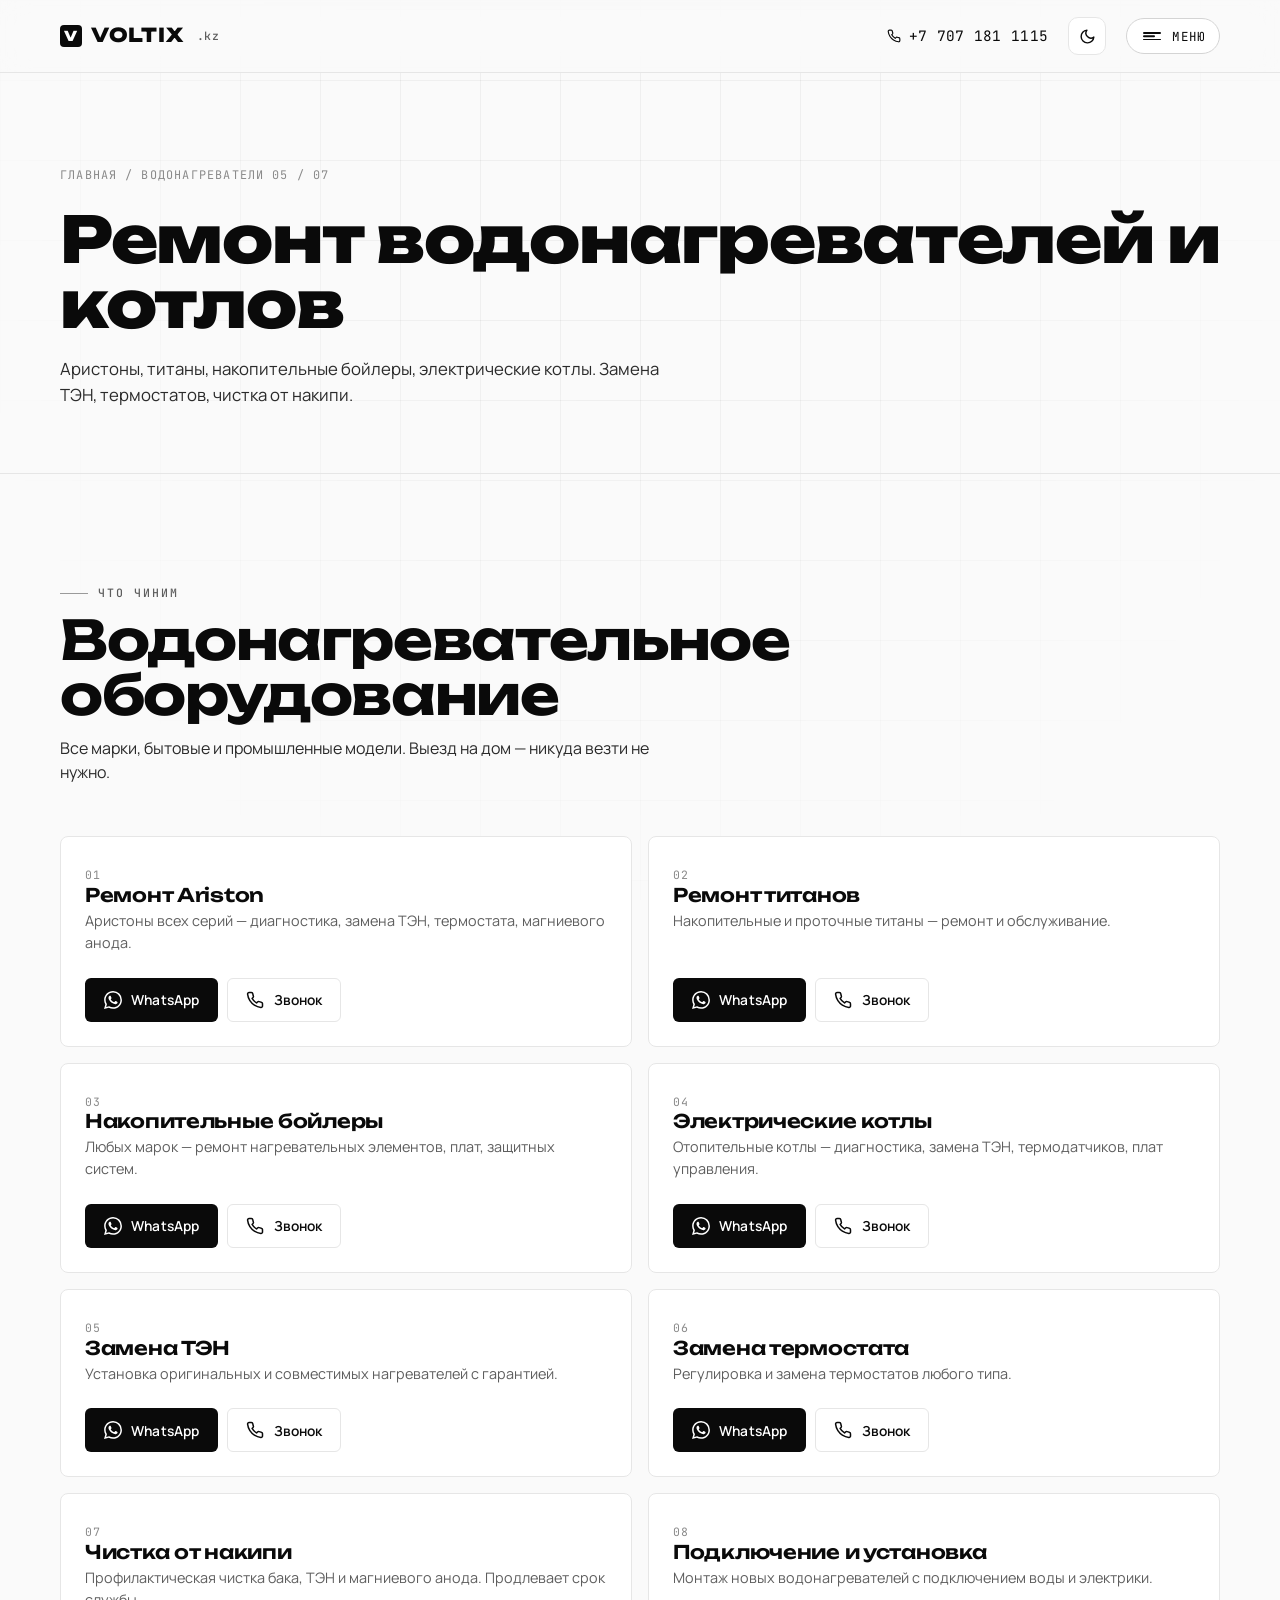
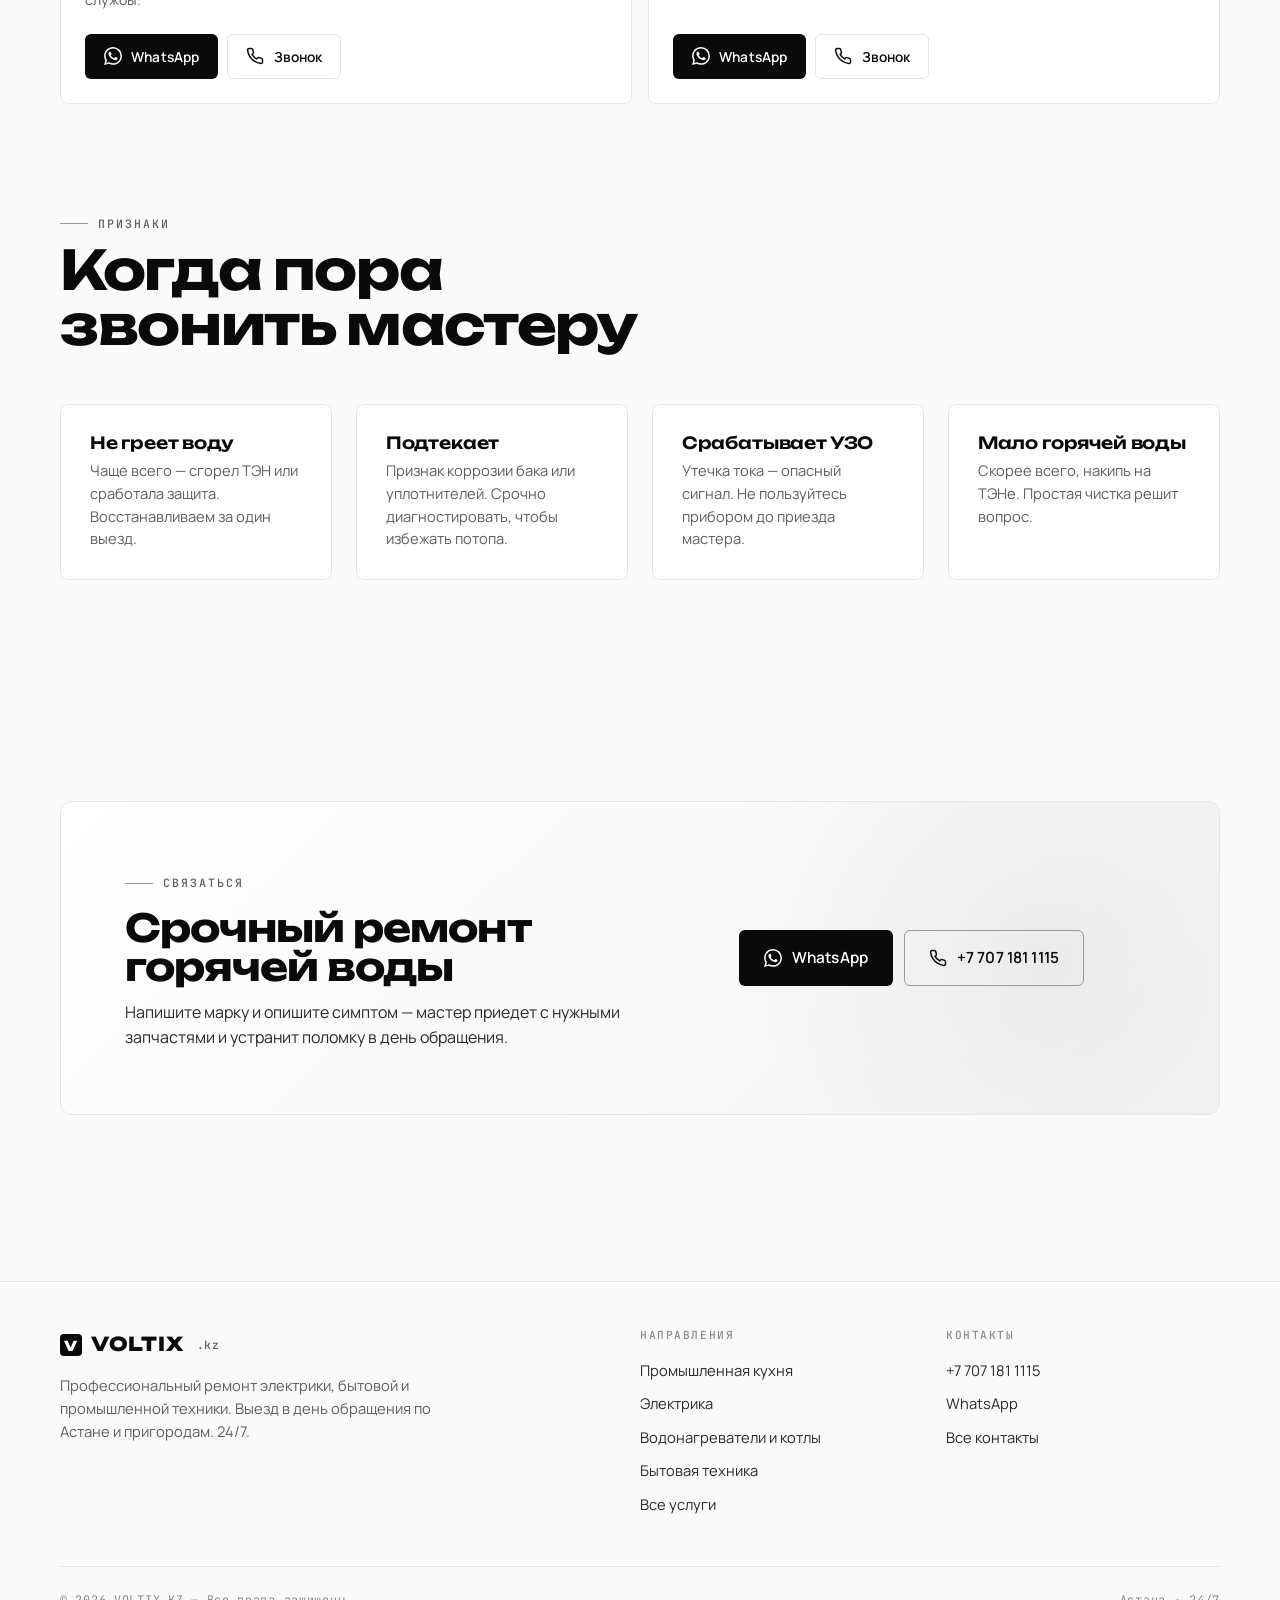
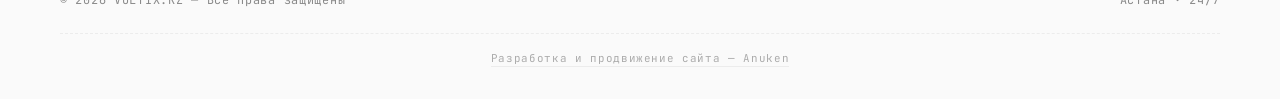
<file: water-heaters.html>
<!DOCTYPE html>
<html lang="ru">
<head>
<meta charset="UTF-8" />
<meta name="viewport" content="width=device-width, initial-scale=1, viewport-fit=cover" />
<meta name="theme-color" content="#0a0a0a" />
<title>Ремонт водонагревателей и котлов в Астане | VOLTIX.KZ</title>
<meta name="description" content="Ремонт Аристонов, титанов, бойлеров, электрических котлов. Замена ТЭН, термостатов. Выезд по Астане." />
<link rel="preconnect" href="https://fonts.googleapis.com" />
<link rel="preconnect" href="https://fonts.gstatic.com" crossorigin />
<link href="https://fonts.googleapis.com/css2?family=Unbounded:wght@500;600;700;800&family=Manrope:wght@400;500;600;700&family=JetBrains+Mono:wght@400;500;600&display=swap" rel="stylesheet" />
<link rel="stylesheet" href="assets/style.css" />
<script>(function(){try{var t=localStorage.getItem('voltix-theme');if(!t)t='light';document.documentElement.setAttribute('data-theme',t);}catch(e){}})();</script>
</head>
<body>

<button class="scroll-top" data-scroll-top aria-label="Наверх">
  <svg viewBox="0 0 24 24" fill="none" stroke="currentColor" stroke-width="2" stroke-linecap="round" stroke-linejoin="round"><path d="M12 19V5M5 12l7-7 7 7"/></svg>
</button>

<header class="site-header">
  <div class="container header-inner">
    <a href="index.html" class="logo" aria-label="Voltix — на главную">
      <span class="bolt">V</span>
      <span>VOLTIX</span>
      <span class="domain">.kz</span>
    </a>
    <div class="header-right">
      <a href="tel:+77071811115" class="header-phone" aria-label="Позвонить">
        <svg viewBox="0 0 24 24" width="14" height="14" fill="none" stroke="currentColor" stroke-width="2" stroke-linecap="round" stroke-linejoin="round"><path d="M22 16.92v3a2 2 0 0 1-2.18 2 19.79 19.79 0 0 1-8.63-3.07 19.5 19.5 0 0 1-6-6 19.79 19.79 0 0 1-3.07-8.67A2 2 0 0 1 4.11 2h3a2 2 0 0 1 2 1.72 12.84 12.84 0 0 0 .7 2.81 2 2 0 0 1-.45 2.11L8.09 9.91a16 16 0 0 0 6 6l1.27-1.27a2 2 0 0 1 2.11-.45 12.84 12.84 0 0 0 2.81.7A2 2 0 0 1 22 16.92z"/></svg>
        +7 707 181 1115
      </a>
      <button class="theme-toggle" data-theme-toggle aria-label="Переключить тему">
        <svg class="icon-moon" viewBox="0 0 24 24" fill="none" stroke="currentColor" stroke-width="2" stroke-linecap="round" stroke-linejoin="round"><path d="M21 12.79A9 9 0 1 1 11.21 3 7 7 0 0 0 21 12.79z"/></svg>
        <svg class="icon-sun" viewBox="0 0 24 24" fill="none" stroke="currentColor" stroke-width="2" stroke-linecap="round" stroke-linejoin="round"><circle cx="12" cy="12" r="4"/><path d="M12 2v2M12 20v2M4.93 4.93l1.41 1.41M17.66 17.66l1.41 1.41M2 12h2M20 12h2M4.93 19.07l1.41-1.41M17.66 6.34l1.41-1.41"/></svg>
      </button>
      <button class="menu-btn" data-menu-open aria-label="Открыть меню">
        <span class="lines"><span></span><span></span><span></span></span>
        Меню
      </button>
    </div>
  </div>
</header>

<div class="menu-overlay" data-menu-close></div>
<aside class="menu-panel" aria-label="Главное меню">
  <div class="menu-head">
    <a href="index.html" class="logo">
      <span class="bolt">V</span>
      <span>VOLTIX</span>
      <span class="domain">.kz</span>
    </a>
    <button class="menu-close" data-menu-close aria-label="Закрыть меню">
      <svg viewBox="0 0 24 24" fill="none" stroke="currentColor" stroke-width="2" stroke-linecap="round" stroke-linejoin="round"><path d="M18 6 6 18M6 6l12 12"/></svg>
    </button>
  </div>
  <nav class="menu-nav">
    <div class="menu-section-title">Навигация</div>
    <ul class="menu-list">
      <li><a href="index.html" data-nav><span>Главная</span><span class="num">01</span></a></li>
      <li><a href="services.html" data-nav><span>Все услуги</span><span class="num">02</span></a></li>
      <li><a href="industrial.html" data-nav><span>Промышленная кухня</span><span class="num">03</span></a></li>
      <li><a href="electrical.html" data-nav><span>Электрика</span><span class="num">04</span></a></li>
      <li><a href="water-heaters.html" data-nav><span>Водонагреватели и котлы</span><span class="num">05</span></a></li>
      <li><a href="appliances.html" data-nav><span>Бытовая техника</span><span class="num">06</span></a></li>
      <li><a href="contacts.html" data-nav><span>Контакты</span><span class="num">07</span></a></li>
    </ul>
  </nav>
  <div class="menu-foot">
    <button class="theme-toggle" data-theme-toggle aria-label="Переключить тему">
      <svg class="icon-moon" viewBox="0 0 24 24" fill="none" stroke="currentColor" stroke-width="2" stroke-linecap="round" stroke-linejoin="round"><path d="M21 12.79A9 9 0 1 1 11.21 3 7 7 0 0 0 21 12.79z"/></svg>
      <svg class="icon-sun" viewBox="0 0 24 24" fill="none" stroke="currentColor" stroke-width="2" stroke-linecap="round" stroke-linejoin="round"><circle cx="12" cy="12" r="4"/><path d="M12 2v2M12 20v2M4.93 4.93l1.41 1.41M17.66 17.66l1.41 1.41M2 12h2M20 12h2M4.93 19.07l1.41-1.41M17.66 6.34l1.41-1.41"/></svg>
      <span class="label-light">Тёмная тема</span>
      <span class="label-dark">Светлая тема</span>
    </button>
    <a href="#" class="btn btn-primary btn-block" data-wa="Здравствуйте! Подскажите по услугам Voltix.">
      <svg viewBox="0 0 24 24" fill="currentColor"><path d="M17.472 14.382c-.297-.149-1.758-.867-2.03-.967-.273-.099-.471-.148-.67.15-.197.297-.767.966-.94 1.164-.173.199-.347.223-.644.075-.297-.15-1.255-.463-2.39-1.475-.883-.788-1.48-1.761-1.653-2.059-.173-.297-.018-.458.13-.606.134-.133.298-.347.446-.52.149-.174.198-.298.298-.497.099-.198.05-.371-.025-.52-.075-.149-.669-1.612-.916-2.207-.242-.579-.487-.5-.669-.51l-.57-.01c-.198 0-.52.074-.792.372s-1.04 1.016-1.04 2.479 1.065 2.876 1.213 3.074c.149.198 2.095 3.2 5.077 4.487.709.306 1.262.489 1.694.625.712.227 1.36.195 1.871.118.571-.085 1.758-.719 2.006-1.413.248-.694.248-1.289.173-1.413-.074-.124-.272-.198-.57-.347m-5.421 7.403h-.004a9.87 9.87 0 0 1-5.031-1.378l-.361-.214-3.741.982.998-3.648-.235-.374a9.86 9.86 0 0 1-1.51-5.26c.001-5.45 4.436-9.884 9.888-9.884 2.64 0 5.122 1.03 6.988 2.898a9.825 9.825 0 0 1 2.893 6.994c-.003 5.45-4.437 9.884-9.885 9.884m8.413-18.297A11.815 11.815 0 0 0 12.05 0C5.495 0 .16 5.335.157 11.892c0 2.096.547 4.142 1.588 5.945L.057 24l6.305-1.654a11.882 11.882 0 0 0 5.683 1.448h.005c6.554 0 11.89-5.335 11.893-11.893A11.821 11.821 0 0 0 20.464 3.488"/></svg>
      Написать в WhatsApp
    </a>
    <a href="tel:+77071811115" class="btn btn-outline btn-block">
      <svg viewBox="0 0 24 24" fill="none" stroke="currentColor" stroke-width="2" stroke-linecap="round" stroke-linejoin="round"><path d="M22 16.92v3a2 2 0 0 1-2.18 2 19.79 19.79 0 0 1-8.63-3.07 19.5 19.5 0 0 1-6-6 19.79 19.79 0 0 1-3.07-8.67A2 2 0 0 1 4.11 2h3a2 2 0 0 1 2 1.72 12.84 12.84 0 0 0 .7 2.81 2 2 0 0 1-.45 2.11L8.09 9.91a16 16 0 0 0 6 6l1.27-1.27a2 2 0 0 1 2.11-.45 12.84 12.84 0 0 0 2.81.7A2 2 0 0 1 22 16.92z"/></svg>
      +7 707 181 1115
    </a>
    <div class="contact-line">
      <svg viewBox="0 0 24 24" fill="none" stroke="currentColor" stroke-width="2" stroke-linecap="round" stroke-linejoin="round"><path d="M21 10c0 7-9 13-9 13s-9-6-9-13a9 9 0 0 1 18 0z"/><circle cx="12" cy="10" r="3"/></svg>
      Астана и пригороды
    </div>
    <div class="contact-line">
      <svg viewBox="0 0 24 24" fill="none" stroke="currentColor" stroke-width="2" stroke-linecap="round" stroke-linejoin="round"><circle cx="12" cy="12" r="10"/><polyline points="12 6 12 12 16 14"/></svg>
      Работаем 24/7 · без выходных
    </div>
    <div class="dev-credit"><a href="https://wa.me/77074534518" target="_blank" rel="noopener">Разработка и продвижение сайта — Anuken</a></div>
  </div>
</aside>

<main>
<section class="page-hero">
  <div class="container">
    <div class="page-crumbs fade-up">
      <a href="index.html">Главная</a>
      <span>/</span>
      <span>Водонагреватели</span>
      <span style="margin-left:auto;" class="dim">05 / 07</span>
    </div>
    <h1 class="fade-up d1">Ремонт водонагревателей и котлов</h1>
    <p class="fade-up d2">Аристоны, титаны, накопительные бойлеры, электрические котлы. Замена ТЭН, термостатов, чистка от накипи.</p>
  </div>
</section><section class="section">
  <div class="container">
    <div class="section-head">
      <div class="text">
        <span class="eyebrow">Что чиним</span>
        <h2>Водонагревательное оборудование</h2>
        <p>Все марки, бытовые и промышленные модели. Выезд на дом — никуда везти не нужно.</p>
      </div>
    </div>

    <div class="service-list">
      <div class="service-row">
  <div>
    <span class="row-num">01</span>
    <h3>Ремонт Ariston</h3>
    <p>Аристоны всех серий — диагностика, замена ТЭН, термостата, магниевого анода.</p>
  </div>
  <div class="row-actions">
    <a href="#" class="btn btn-primary btn-sm" data-wa="Здравствуйте! Сломался Аристон. Опишу модель.">
      <svg viewBox="0 0 24 24" fill="currentColor"><path d="M17.472 14.382c-.297-.149-1.758-.867-2.03-.967-.273-.099-.471-.148-.67.15-.197.297-.767.966-.94 1.164-.173.199-.347.223-.644.075-.297-.15-1.255-.463-2.39-1.475-.883-.788-1.48-1.761-1.653-2.059-.173-.297-.018-.458.13-.606.134-.133.298-.347.446-.52.149-.174.198-.298.298-.497.099-.198.05-.371-.025-.52-.075-.149-.669-1.612-.916-2.207-.242-.579-.487-.5-.669-.51l-.57-.01c-.198 0-.52.074-.792.372s-1.04 1.016-1.04 2.479 1.065 2.876 1.213 3.074c.149.198 2.095 3.2 5.077 4.487.709.306 1.262.489 1.694.625.712.227 1.36.195 1.871.118.571-.085 1.758-.719 2.006-1.413.248-.694.248-1.289.173-1.413-.074-.124-.272-.198-.57-.347m-5.421 7.403h-.004a9.87 9.87 0 0 1-5.031-1.378l-.361-.214-3.741.982.998-3.648-.235-.374a9.86 9.86 0 0 1-1.51-5.26c.001-5.45 4.436-9.884 9.888-9.884 2.64 0 5.122 1.03 6.988 2.898a9.825 9.825 0 0 1 2.893 6.994c-.003 5.45-4.437 9.884-9.885 9.884m8.413-18.297A11.815 11.815 0 0 0 12.05 0C5.495 0 .16 5.335.157 11.892c0 2.096.547 4.142 1.588 5.945L.057 24l6.305-1.654a11.882 11.882 0 0 0 5.683 1.448h.005c6.554 0 11.89-5.335 11.893-11.893A11.821 11.821 0 0 0 20.464 3.488"/></svg>
      WhatsApp
    </a>
    <a href="tel:+77071811115" class="btn btn-ghost btn-sm">
      <svg viewBox="0 0 24 24" fill="none" stroke="currentColor" stroke-width="2" stroke-linecap="round" stroke-linejoin="round"><path d="M22 16.92v3a2 2 0 0 1-2.18 2 19.79 19.79 0 0 1-8.63-3.07 19.5 19.5 0 0 1-6-6 19.79 19.79 0 0 1-3.07-8.67A2 2 0 0 1 4.11 2h3a2 2 0 0 1 2 1.72 12.84 12.84 0 0 0 .7 2.81 2 2 0 0 1-.45 2.11L8.09 9.91a16 16 0 0 0 6 6l1.27-1.27a2 2 0 0 1 2.11-.45 12.84 12.84 0 0 0 2.81.7A2 2 0 0 1 22 16.92z"/></svg>
      Звонок
    </a>
  </div>
</div>
      <div class="service-row">
  <div>
    <span class="row-num">02</span>
    <h3>Ремонт титанов</h3>
    <p>Накопительные и проточные титаны — ремонт и обслуживание.</p>
  </div>
  <div class="row-actions">
    <a href="#" class="btn btn-primary btn-sm" data-wa="Здравствуйте! Нужен ремонт титана.">
      <svg viewBox="0 0 24 24" fill="currentColor"><path d="M17.472 14.382c-.297-.149-1.758-.867-2.03-.967-.273-.099-.471-.148-.67.15-.197.297-.767.966-.94 1.164-.173.199-.347.223-.644.075-.297-.15-1.255-.463-2.39-1.475-.883-.788-1.48-1.761-1.653-2.059-.173-.297-.018-.458.13-.606.134-.133.298-.347.446-.52.149-.174.198-.298.298-.497.099-.198.05-.371-.025-.52-.075-.149-.669-1.612-.916-2.207-.242-.579-.487-.5-.669-.51l-.57-.01c-.198 0-.52.074-.792.372s-1.04 1.016-1.04 2.479 1.065 2.876 1.213 3.074c.149.198 2.095 3.2 5.077 4.487.709.306 1.262.489 1.694.625.712.227 1.36.195 1.871.118.571-.085 1.758-.719 2.006-1.413.248-.694.248-1.289.173-1.413-.074-.124-.272-.198-.57-.347m-5.421 7.403h-.004a9.87 9.87 0 0 1-5.031-1.378l-.361-.214-3.741.982.998-3.648-.235-.374a9.86 9.86 0 0 1-1.51-5.26c.001-5.45 4.436-9.884 9.888-9.884 2.64 0 5.122 1.03 6.988 2.898a9.825 9.825 0 0 1 2.893 6.994c-.003 5.45-4.437 9.884-9.885 9.884m8.413-18.297A11.815 11.815 0 0 0 12.05 0C5.495 0 .16 5.335.157 11.892c0 2.096.547 4.142 1.588 5.945L.057 24l6.305-1.654a11.882 11.882 0 0 0 5.683 1.448h.005c6.554 0 11.89-5.335 11.893-11.893A11.821 11.821 0 0 0 20.464 3.488"/></svg>
      WhatsApp
    </a>
    <a href="tel:+77071811115" class="btn btn-ghost btn-sm">
      <svg viewBox="0 0 24 24" fill="none" stroke="currentColor" stroke-width="2" stroke-linecap="round" stroke-linejoin="round"><path d="M22 16.92v3a2 2 0 0 1-2.18 2 19.79 19.79 0 0 1-8.63-3.07 19.5 19.5 0 0 1-6-6 19.79 19.79 0 0 1-3.07-8.67A2 2 0 0 1 4.11 2h3a2 2 0 0 1 2 1.72 12.84 12.84 0 0 0 .7 2.81 2 2 0 0 1-.45 2.11L8.09 9.91a16 16 0 0 0 6 6l1.27-1.27a2 2 0 0 1 2.11-.45 12.84 12.84 0 0 0 2.81.7A2 2 0 0 1 22 16.92z"/></svg>
      Звонок
    </a>
  </div>
</div>
      <div class="service-row">
  <div>
    <span class="row-num">03</span>
    <h3>Накопительные бойлеры</h3>
    <p>Любых марок — ремонт нагревательных элементов, плат, защитных систем.</p>
  </div>
  <div class="row-actions">
    <a href="#" class="btn btn-primary btn-sm" data-wa="Здравствуйте! Нужен ремонт накопительного бойлера.">
      <svg viewBox="0 0 24 24" fill="currentColor"><path d="M17.472 14.382c-.297-.149-1.758-.867-2.03-.967-.273-.099-.471-.148-.67.15-.197.297-.767.966-.94 1.164-.173.199-.347.223-.644.075-.297-.15-1.255-.463-2.39-1.475-.883-.788-1.48-1.761-1.653-2.059-.173-.297-.018-.458.13-.606.134-.133.298-.347.446-.52.149-.174.198-.298.298-.497.099-.198.05-.371-.025-.52-.075-.149-.669-1.612-.916-2.207-.242-.579-.487-.5-.669-.51l-.57-.01c-.198 0-.52.074-.792.372s-1.04 1.016-1.04 2.479 1.065 2.876 1.213 3.074c.149.198 2.095 3.2 5.077 4.487.709.306 1.262.489 1.694.625.712.227 1.36.195 1.871.118.571-.085 1.758-.719 2.006-1.413.248-.694.248-1.289.173-1.413-.074-.124-.272-.198-.57-.347m-5.421 7.403h-.004a9.87 9.87 0 0 1-5.031-1.378l-.361-.214-3.741.982.998-3.648-.235-.374a9.86 9.86 0 0 1-1.51-5.26c.001-5.45 4.436-9.884 9.888-9.884 2.64 0 5.122 1.03 6.988 2.898a9.825 9.825 0 0 1 2.893 6.994c-.003 5.45-4.437 9.884-9.885 9.884m8.413-18.297A11.815 11.815 0 0 0 12.05 0C5.495 0 .16 5.335.157 11.892c0 2.096.547 4.142 1.588 5.945L.057 24l6.305-1.654a11.882 11.882 0 0 0 5.683 1.448h.005c6.554 0 11.89-5.335 11.893-11.893A11.821 11.821 0 0 0 20.464 3.488"/></svg>
      WhatsApp
    </a>
    <a href="tel:+77071811115" class="btn btn-ghost btn-sm">
      <svg viewBox="0 0 24 24" fill="none" stroke="currentColor" stroke-width="2" stroke-linecap="round" stroke-linejoin="round"><path d="M22 16.92v3a2 2 0 0 1-2.18 2 19.79 19.79 0 0 1-8.63-3.07 19.5 19.5 0 0 1-6-6 19.79 19.79 0 0 1-3.07-8.67A2 2 0 0 1 4.11 2h3a2 2 0 0 1 2 1.72 12.84 12.84 0 0 0 .7 2.81 2 2 0 0 1-.45 2.11L8.09 9.91a16 16 0 0 0 6 6l1.27-1.27a2 2 0 0 1 2.11-.45 12.84 12.84 0 0 0 2.81.7A2 2 0 0 1 22 16.92z"/></svg>
      Звонок
    </a>
  </div>
</div>
      <div class="service-row">
  <div>
    <span class="row-num">04</span>
    <h3>Электрические котлы</h3>
    <p>Отопительные котлы — диагностика, замена ТЭН, термодатчиков, плат управления.</p>
  </div>
  <div class="row-actions">
    <a href="#" class="btn btn-primary btn-sm" data-wa="Здравствуйте! Нужен ремонт электрического котла.">
      <svg viewBox="0 0 24 24" fill="currentColor"><path d="M17.472 14.382c-.297-.149-1.758-.867-2.03-.967-.273-.099-.471-.148-.67.15-.197.297-.767.966-.94 1.164-.173.199-.347.223-.644.075-.297-.15-1.255-.463-2.39-1.475-.883-.788-1.48-1.761-1.653-2.059-.173-.297-.018-.458.13-.606.134-.133.298-.347.446-.52.149-.174.198-.298.298-.497.099-.198.05-.371-.025-.52-.075-.149-.669-1.612-.916-2.207-.242-.579-.487-.5-.669-.51l-.57-.01c-.198 0-.52.074-.792.372s-1.04 1.016-1.04 2.479 1.065 2.876 1.213 3.074c.149.198 2.095 3.2 5.077 4.487.709.306 1.262.489 1.694.625.712.227 1.36.195 1.871.118.571-.085 1.758-.719 2.006-1.413.248-.694.248-1.289.173-1.413-.074-.124-.272-.198-.57-.347m-5.421 7.403h-.004a9.87 9.87 0 0 1-5.031-1.378l-.361-.214-3.741.982.998-3.648-.235-.374a9.86 9.86 0 0 1-1.51-5.26c.001-5.45 4.436-9.884 9.888-9.884 2.64 0 5.122 1.03 6.988 2.898a9.825 9.825 0 0 1 2.893 6.994c-.003 5.45-4.437 9.884-9.885 9.884m8.413-18.297A11.815 11.815 0 0 0 12.05 0C5.495 0 .16 5.335.157 11.892c0 2.096.547 4.142 1.588 5.945L.057 24l6.305-1.654a11.882 11.882 0 0 0 5.683 1.448h.005c6.554 0 11.89-5.335 11.893-11.893A11.821 11.821 0 0 0 20.464 3.488"/></svg>
      WhatsApp
    </a>
    <a href="tel:+77071811115" class="btn btn-ghost btn-sm">
      <svg viewBox="0 0 24 24" fill="none" stroke="currentColor" stroke-width="2" stroke-linecap="round" stroke-linejoin="round"><path d="M22 16.92v3a2 2 0 0 1-2.18 2 19.79 19.79 0 0 1-8.63-3.07 19.5 19.5 0 0 1-6-6 19.79 19.79 0 0 1-3.07-8.67A2 2 0 0 1 4.11 2h3a2 2 0 0 1 2 1.72 12.84 12.84 0 0 0 .7 2.81 2 2 0 0 1-.45 2.11L8.09 9.91a16 16 0 0 0 6 6l1.27-1.27a2 2 0 0 1 2.11-.45 12.84 12.84 0 0 0 2.81.7A2 2 0 0 1 22 16.92z"/></svg>
      Звонок
    </a>
  </div>
</div>
      <div class="service-row">
  <div>
    <span class="row-num">05</span>
    <h3>Замена ТЭН</h3>
    <p>Установка оригинальных и совместимых нагревателей с гарантией.</p>
  </div>
  <div class="row-actions">
    <a href="#" class="btn btn-primary btn-sm" data-wa="Здравствуйте! Нужна замена ТЭН в водонагревателе.">
      <svg viewBox="0 0 24 24" fill="currentColor"><path d="M17.472 14.382c-.297-.149-1.758-.867-2.03-.967-.273-.099-.471-.148-.67.15-.197.297-.767.966-.94 1.164-.173.199-.347.223-.644.075-.297-.15-1.255-.463-2.39-1.475-.883-.788-1.48-1.761-1.653-2.059-.173-.297-.018-.458.13-.606.134-.133.298-.347.446-.52.149-.174.198-.298.298-.497.099-.198.05-.371-.025-.52-.075-.149-.669-1.612-.916-2.207-.242-.579-.487-.5-.669-.51l-.57-.01c-.198 0-.52.074-.792.372s-1.04 1.016-1.04 2.479 1.065 2.876 1.213 3.074c.149.198 2.095 3.2 5.077 4.487.709.306 1.262.489 1.694.625.712.227 1.36.195 1.871.118.571-.085 1.758-.719 2.006-1.413.248-.694.248-1.289.173-1.413-.074-.124-.272-.198-.57-.347m-5.421 7.403h-.004a9.87 9.87 0 0 1-5.031-1.378l-.361-.214-3.741.982.998-3.648-.235-.374a9.86 9.86 0 0 1-1.51-5.26c.001-5.45 4.436-9.884 9.888-9.884 2.64 0 5.122 1.03 6.988 2.898a9.825 9.825 0 0 1 2.893 6.994c-.003 5.45-4.437 9.884-9.885 9.884m8.413-18.297A11.815 11.815 0 0 0 12.05 0C5.495 0 .16 5.335.157 11.892c0 2.096.547 4.142 1.588 5.945L.057 24l6.305-1.654a11.882 11.882 0 0 0 5.683 1.448h.005c6.554 0 11.89-5.335 11.893-11.893A11.821 11.821 0 0 0 20.464 3.488"/></svg>
      WhatsApp
    </a>
    <a href="tel:+77071811115" class="btn btn-ghost btn-sm">
      <svg viewBox="0 0 24 24" fill="none" stroke="currentColor" stroke-width="2" stroke-linecap="round" stroke-linejoin="round"><path d="M22 16.92v3a2 2 0 0 1-2.18 2 19.79 19.79 0 0 1-8.63-3.07 19.5 19.5 0 0 1-6-6 19.79 19.79 0 0 1-3.07-8.67A2 2 0 0 1 4.11 2h3a2 2 0 0 1 2 1.72 12.84 12.84 0 0 0 .7 2.81 2 2 0 0 1-.45 2.11L8.09 9.91a16 16 0 0 0 6 6l1.27-1.27a2 2 0 0 1 2.11-.45 12.84 12.84 0 0 0 2.81.7A2 2 0 0 1 22 16.92z"/></svg>
      Звонок
    </a>
  </div>
</div>
      <div class="service-row">
  <div>
    <span class="row-num">06</span>
    <h3>Замена термостата</h3>
    <p>Регулировка и замена термостатов любого типа.</p>
  </div>
  <div class="row-actions">
    <a href="#" class="btn btn-primary btn-sm" data-wa="Здравствуйте! Нужна замена термостата в водонагревателе.">
      <svg viewBox="0 0 24 24" fill="currentColor"><path d="M17.472 14.382c-.297-.149-1.758-.867-2.03-.967-.273-.099-.471-.148-.67.15-.197.297-.767.966-.94 1.164-.173.199-.347.223-.644.075-.297-.15-1.255-.463-2.39-1.475-.883-.788-1.48-1.761-1.653-2.059-.173-.297-.018-.458.13-.606.134-.133.298-.347.446-.52.149-.174.198-.298.298-.497.099-.198.05-.371-.025-.52-.075-.149-.669-1.612-.916-2.207-.242-.579-.487-.5-.669-.51l-.57-.01c-.198 0-.52.074-.792.372s-1.04 1.016-1.04 2.479 1.065 2.876 1.213 3.074c.149.198 2.095 3.2 5.077 4.487.709.306 1.262.489 1.694.625.712.227 1.36.195 1.871.118.571-.085 1.758-.719 2.006-1.413.248-.694.248-1.289.173-1.413-.074-.124-.272-.198-.57-.347m-5.421 7.403h-.004a9.87 9.87 0 0 1-5.031-1.378l-.361-.214-3.741.982.998-3.648-.235-.374a9.86 9.86 0 0 1-1.51-5.26c.001-5.45 4.436-9.884 9.888-9.884 2.64 0 5.122 1.03 6.988 2.898a9.825 9.825 0 0 1 2.893 6.994c-.003 5.45-4.437 9.884-9.885 9.884m8.413-18.297A11.815 11.815 0 0 0 12.05 0C5.495 0 .16 5.335.157 11.892c0 2.096.547 4.142 1.588 5.945L.057 24l6.305-1.654a11.882 11.882 0 0 0 5.683 1.448h.005c6.554 0 11.89-5.335 11.893-11.893A11.821 11.821 0 0 0 20.464 3.488"/></svg>
      WhatsApp
    </a>
    <a href="tel:+77071811115" class="btn btn-ghost btn-sm">
      <svg viewBox="0 0 24 24" fill="none" stroke="currentColor" stroke-width="2" stroke-linecap="round" stroke-linejoin="round"><path d="M22 16.92v3a2 2 0 0 1-2.18 2 19.79 19.79 0 0 1-8.63-3.07 19.5 19.5 0 0 1-6-6 19.79 19.79 0 0 1-3.07-8.67A2 2 0 0 1 4.11 2h3a2 2 0 0 1 2 1.72 12.84 12.84 0 0 0 .7 2.81 2 2 0 0 1-.45 2.11L8.09 9.91a16 16 0 0 0 6 6l1.27-1.27a2 2 0 0 1 2.11-.45 12.84 12.84 0 0 0 2.81.7A2 2 0 0 1 22 16.92z"/></svg>
      Звонок
    </a>
  </div>
</div>
      <div class="service-row">
  <div>
    <span class="row-num">07</span>
    <h3>Чистка от накипи</h3>
    <p>Профилактическая чистка бака, ТЭН и магниевого анода. Продлевает срок службы.</p>
  </div>
  <div class="row-actions">
    <a href="#" class="btn btn-primary btn-sm" data-wa="Здравствуйте! Нужна чистка водонагревателя от накипи.">
      <svg viewBox="0 0 24 24" fill="currentColor"><path d="M17.472 14.382c-.297-.149-1.758-.867-2.03-.967-.273-.099-.471-.148-.67.15-.197.297-.767.966-.94 1.164-.173.199-.347.223-.644.075-.297-.15-1.255-.463-2.39-1.475-.883-.788-1.48-1.761-1.653-2.059-.173-.297-.018-.458.13-.606.134-.133.298-.347.446-.52.149-.174.198-.298.298-.497.099-.198.05-.371-.025-.52-.075-.149-.669-1.612-.916-2.207-.242-.579-.487-.5-.669-.51l-.57-.01c-.198 0-.52.074-.792.372s-1.04 1.016-1.04 2.479 1.065 2.876 1.213 3.074c.149.198 2.095 3.2 5.077 4.487.709.306 1.262.489 1.694.625.712.227 1.36.195 1.871.118.571-.085 1.758-.719 2.006-1.413.248-.694.248-1.289.173-1.413-.074-.124-.272-.198-.57-.347m-5.421 7.403h-.004a9.87 9.87 0 0 1-5.031-1.378l-.361-.214-3.741.982.998-3.648-.235-.374a9.86 9.86 0 0 1-1.51-5.26c.001-5.45 4.436-9.884 9.888-9.884 2.64 0 5.122 1.03 6.988 2.898a9.825 9.825 0 0 1 2.893 6.994c-.003 5.45-4.437 9.884-9.885 9.884m8.413-18.297A11.815 11.815 0 0 0 12.05 0C5.495 0 .16 5.335.157 11.892c0 2.096.547 4.142 1.588 5.945L.057 24l6.305-1.654a11.882 11.882 0 0 0 5.683 1.448h.005c6.554 0 11.89-5.335 11.893-11.893A11.821 11.821 0 0 0 20.464 3.488"/></svg>
      WhatsApp
    </a>
    <a href="tel:+77071811115" class="btn btn-ghost btn-sm">
      <svg viewBox="0 0 24 24" fill="none" stroke="currentColor" stroke-width="2" stroke-linecap="round" stroke-linejoin="round"><path d="M22 16.92v3a2 2 0 0 1-2.18 2 19.79 19.79 0 0 1-8.63-3.07 19.5 19.5 0 0 1-6-6 19.79 19.79 0 0 1-3.07-8.67A2 2 0 0 1 4.11 2h3a2 2 0 0 1 2 1.72 12.84 12.84 0 0 0 .7 2.81 2 2 0 0 1-.45 2.11L8.09 9.91a16 16 0 0 0 6 6l1.27-1.27a2 2 0 0 1 2.11-.45 12.84 12.84 0 0 0 2.81.7A2 2 0 0 1 22 16.92z"/></svg>
      Звонок
    </a>
  </div>
</div>
      <div class="service-row">
  <div>
    <span class="row-num">08</span>
    <h3>Подключение и установка</h3>
    <p>Монтаж новых водонагревателей с подключением воды и электрики.</p>
  </div>
  <div class="row-actions">
    <a href="#" class="btn btn-primary btn-sm" data-wa="Здравствуйте! Нужна установка водонагревателя.">
      <svg viewBox="0 0 24 24" fill="currentColor"><path d="M17.472 14.382c-.297-.149-1.758-.867-2.03-.967-.273-.099-.471-.148-.67.15-.197.297-.767.966-.94 1.164-.173.199-.347.223-.644.075-.297-.15-1.255-.463-2.39-1.475-.883-.788-1.48-1.761-1.653-2.059-.173-.297-.018-.458.13-.606.134-.133.298-.347.446-.52.149-.174.198-.298.298-.497.099-.198.05-.371-.025-.52-.075-.149-.669-1.612-.916-2.207-.242-.579-.487-.5-.669-.51l-.57-.01c-.198 0-.52.074-.792.372s-1.04 1.016-1.04 2.479 1.065 2.876 1.213 3.074c.149.198 2.095 3.2 5.077 4.487.709.306 1.262.489 1.694.625.712.227 1.36.195 1.871.118.571-.085 1.758-.719 2.006-1.413.248-.694.248-1.289.173-1.413-.074-.124-.272-.198-.57-.347m-5.421 7.403h-.004a9.87 9.87 0 0 1-5.031-1.378l-.361-.214-3.741.982.998-3.648-.235-.374a9.86 9.86 0 0 1-1.51-5.26c.001-5.45 4.436-9.884 9.888-9.884 2.64 0 5.122 1.03 6.988 2.898a9.825 9.825 0 0 1 2.893 6.994c-.003 5.45-4.437 9.884-9.885 9.884m8.413-18.297A11.815 11.815 0 0 0 12.05 0C5.495 0 .16 5.335.157 11.892c0 2.096.547 4.142 1.588 5.945L.057 24l6.305-1.654a11.882 11.882 0 0 0 5.683 1.448h.005c6.554 0 11.89-5.335 11.893-11.893A11.821 11.821 0 0 0 20.464 3.488"/></svg>
      WhatsApp
    </a>
    <a href="tel:+77071811115" class="btn btn-ghost btn-sm">
      <svg viewBox="0 0 24 24" fill="none" stroke="currentColor" stroke-width="2" stroke-linecap="round" stroke-linejoin="round"><path d="M22 16.92v3a2 2 0 0 1-2.18 2 19.79 19.79 0 0 1-8.63-3.07 19.5 19.5 0 0 1-6-6 19.79 19.79 0 0 1-3.07-8.67A2 2 0 0 1 4.11 2h3a2 2 0 0 1 2 1.72 12.84 12.84 0 0 0 .7 2.81 2 2 0 0 1-.45 2.11L8.09 9.91a16 16 0 0 0 6 6l1.27-1.27a2 2 0 0 1 2.11-.45 12.84 12.84 0 0 0 2.81.7A2 2 0 0 1 22 16.92z"/></svg>
      Звонок
    </a>
  </div>
</div>
    </div>
  </div>
</section><section class="section" style="padding-top:0;">
  <div class="container">
    <div class="section-head">
      <div class="text">
        <span class="eyebrow">Признаки</span>
        <h2>Когда пора звонить мастеру</h2>
      </div>
    </div>
    <div class="feature-grid">
      <div class="feature">
        <h3>Не греет воду</h3>
        <p>Чаще всего — сгорел ТЭН или сработала защита. Восстанавливаем за один выезд.</p>
      </div>
      <div class="feature">
        <h3>Подтекает</h3>
        <p>Признак коррозии бака или уплотнителей. Срочно диагностировать, чтобы избежать потопа.</p>
      </div>
      <div class="feature">
        <h3>Срабатывает УЗО</h3>
        <p>Утечка тока — опасный сигнал. Не пользуйтесь прибором до приезда мастера.</p>
      </div>
      <div class="feature">
        <h3>Мало горячей воды</h3>
        <p>Скорее всего, накипь на ТЭНе. Простая чистка решит вопрос.</p>
      </div>
    </div>
  </div>
</section><section class="section">
  <div class="container">
    <div class="cta-block">
      <div>
        <span class="eyebrow" style="margin-bottom: 1rem;">Связаться</span>
        <h2>Срочный ремонт горячей воды</h2>
        <p>Напишите марку и опишите симптом — мастер приедет с нужными запчастями и устранит поломку в день обращения.</p>
      </div>
      <div class="actions">
        <a href="#" class="btn btn-primary" data-wa="Здравствуйте! Сломался водонагреватель. Опишу марку и проблему.">
          <svg viewBox="0 0 24 24" fill="currentColor"><path d="M17.472 14.382c-.297-.149-1.758-.867-2.03-.967-.273-.099-.471-.148-.67.15-.197.297-.767.966-.94 1.164-.173.199-.347.223-.644.075-.297-.15-1.255-.463-2.39-1.475-.883-.788-1.48-1.761-1.653-2.059-.173-.297-.018-.458.13-.606.134-.133.298-.347.446-.52.149-.174.198-.298.298-.497.099-.198.05-.371-.025-.52-.075-.149-.669-1.612-.916-2.207-.242-.579-.487-.5-.669-.51l-.57-.01c-.198 0-.52.074-.792.372s-1.04 1.016-1.04 2.479 1.065 2.876 1.213 3.074c.149.198 2.095 3.2 5.077 4.487.709.306 1.262.489 1.694.625.712.227 1.36.195 1.871.118.571-.085 1.758-.719 2.006-1.413.248-.694.248-1.289.173-1.413-.074-.124-.272-.198-.57-.347m-5.421 7.403h-.004a9.87 9.87 0 0 1-5.031-1.378l-.361-.214-3.741.982.998-3.648-.235-.374a9.86 9.86 0 0 1-1.51-5.26c.001-5.45 4.436-9.884 9.888-9.884 2.64 0 5.122 1.03 6.988 2.898a9.825 9.825 0 0 1 2.893 6.994c-.003 5.45-4.437 9.884-9.885 9.884m8.413-18.297A11.815 11.815 0 0 0 12.05 0C5.495 0 .16 5.335.157 11.892c0 2.096.547 4.142 1.588 5.945L.057 24l6.305-1.654a11.882 11.882 0 0 0 5.683 1.448h.005c6.554 0 11.89-5.335 11.893-11.893A11.821 11.821 0 0 0 20.464 3.488"/></svg>
          WhatsApp
        </a>
        <a href="tel:+77071811115" class="btn btn-outline">
          <svg viewBox="0 0 24 24" fill="none" stroke="currentColor" stroke-width="2" stroke-linecap="round" stroke-linejoin="round"><path d="M22 16.92v3a2 2 0 0 1-2.18 2 19.79 19.79 0 0 1-8.63-3.07 19.5 19.5 0 0 1-6-6 19.79 19.79 0 0 1-3.07-8.67A2 2 0 0 1 4.11 2h3a2 2 0 0 1 2 1.72 12.84 12.84 0 0 0 .7 2.81 2 2 0 0 1-.45 2.11L8.09 9.91a16 16 0 0 0 6 6l1.27-1.27a2 2 0 0 1 2.11-.45 12.84 12.84 0 0 0 2.81.7A2 2 0 0 1 22 16.92z"/></svg>
          +7 707 181 1115
        </a>
      </div>
    </div>
  </div>
</section>
</main>

<div class="float-actions">
  <a href="tel:+77071811115" class="float-btn call" aria-label="Позвонить">
    <svg viewBox="0 0 24 24" fill="none" stroke="currentColor" stroke-width="2" stroke-linecap="round" stroke-linejoin="round"><path d="M22 16.92v3a2 2 0 0 1-2.18 2 19.79 19.79 0 0 1-8.63-3.07 19.5 19.5 0 0 1-6-6 19.79 19.79 0 0 1-3.07-8.67A2 2 0 0 1 4.11 2h3a2 2 0 0 1 2 1.72 12.84 12.84 0 0 0 .7 2.81 2 2 0 0 1-.45 2.11L8.09 9.91a16 16 0 0 0 6 6l1.27-1.27a2 2 0 0 1 2.11-.45 12.84 12.84 0 0 0 2.81.7A2 2 0 0 1 22 16.92z"/></svg>
  </a>
  <a href="#" class="float-btn" data-wa="Здравствуйте! Нужен мастер." aria-label="WhatsApp">
    <svg viewBox="0 0 24 24" fill="currentColor"><path d="M17.472 14.382c-.297-.149-1.758-.867-2.03-.967-.273-.099-.471-.148-.67.15-.197.297-.767.966-.94 1.164-.173.199-.347.223-.644.075-.297-.15-1.255-.463-2.39-1.475-.883-.788-1.48-1.761-1.653-2.059-.173-.297-.018-.458.13-.606.134-.133.298-.347.446-.52.149-.174.198-.298.298-.497.099-.198.05-.371-.025-.52-.075-.149-.669-1.612-.916-2.207-.242-.579-.487-.5-.669-.51l-.57-.01c-.198 0-.52.074-.792.372s-1.04 1.016-1.04 2.479 1.065 2.876 1.213 3.074c.149.198 2.095 3.2 5.077 4.487.709.306 1.262.489 1.694.625.712.227 1.36.195 1.871.118.571-.085 1.758-.719 2.006-1.413.248-.694.248-1.289.173-1.413-.074-.124-.272-.198-.57-.347m-5.421 7.403h-.004a9.87 9.87 0 0 1-5.031-1.378l-.361-.214-3.741.982.998-3.648-.235-.374a9.86 9.86 0 0 1-1.51-5.26c.001-5.45 4.436-9.884 9.888-9.884 2.64 0 5.122 1.03 6.988 2.898a9.825 9.825 0 0 1 2.893 6.994c-.003 5.45-4.437 9.884-9.885 9.884m8.413-18.297A11.815 11.815 0 0 0 12.05 0C5.495 0 .16 5.335.157 11.892c0 2.096.547 4.142 1.588 5.945L.057 24l6.305-1.654a11.882 11.882 0 0 0 5.683 1.448h.005c6.554 0 11.89-5.335 11.893-11.893A11.821 11.821 0 0 0 20.464 3.488"/></svg>
  </a>
</div>

<footer class="site-footer">
  <div class="container">
    <div class="footer-top">
      <div class="footer-brand">
        <a href="index.html" class="logo">
          <span class="bolt">V</span>
          <span>VOLTIX</span>
          <span class="domain">.kz</span>
        </a>
        <p>Профессиональный ремонт электрики, бытовой и промышленной техники. Выезд в день обращения по Астане и пригородам. 24/7.</p>
      </div>
      <div class="footer-col">
        <h4>Направления</h4>
        <ul>
          <li><a href="industrial.html">Промышленная кухня</a></li>
          <li><a href="electrical.html">Электрика</a></li>
          <li><a href="water-heaters.html">Водонагреватели и котлы</a></li>
          <li><a href="appliances.html">Бытовая техника</a></li>
          <li><a href="services.html">Все услуги</a></li>
        </ul>
      </div>
      <div class="footer-col">
        <h4>Контакты</h4>
        <ul>
          <li><a href="tel:+77071811115">+7 707 181 1115</a></li>
          <li><a href="#" data-wa="Здравствуйте! Подскажите по услугам Voltix.">WhatsApp</a></li>
          <li><a href="contacts.html">Все контакты</a></li>
        </ul>
      </div>
    </div>
    <div class="footer-bottom">
      <div>© <span class="year"></span> VOLTIX.KZ — Все права защищены</div>
      <div>Астана · 24/7</div>
      <div class="dev-credit"><a href="https://wa.me/77074534518" target="_blank" rel="noopener">Разработка и продвижение сайта — Anuken</a></div>
    </div>
  </div>
</footer>

<script src="assets/script.js"></script>
</body>
</html>
</file>
<file: assets/style.css>
/* ===================================================================
   VOLTIX.KZ — Refined industrial-technical aesthetic
   Palette: pure black / graphite / white
   =================================================================== */

:root {
  /* ===== LIGHT THEME (default) ===== */
  --bg: #fafafa;
  --bg-2: #ffffff;
  --bg-3: #f3f3f3;
  --bg-card: #ffffff;
  --bg-elev: #ffffff;
  --border: #e6e6e6;
  --border-2: #d4d4d4;
  --border-strong: #9a9a9a;
  --text: #0a0a0a;
  --text-2: #2a2a2a;
  --text-muted: #5e5e5e;
  --text-dim: #8a8a8a;
  /* semantic "accent" / "on-accent" — swap with theme */
  --white: #0a0a0a;
  --black: #ffffff;
  --grid-line: rgba(0, 0, 0, 0.045);
  --shadow-lift: 0 20px 60px -20px rgba(0, 0, 0, 0.18);
  --header-bg: rgba(250, 250, 250, 0.85);
  --overlay-bg: rgba(0, 0, 0, 0.35);

  /* Typography */
  --font-display: 'Unbounded', 'Inter Tight', sans-serif;
  --font-body: 'Manrope', system-ui, sans-serif;
  --font-mono: 'JetBrains Mono', ui-monospace, monospace;

  /* Spacing */
  --container: 1240px;
  --pad-x: clamp(1.25rem, 4vw, 2.5rem);

  /* Effects */
  --transition: 0.32s cubic-bezier(0.22, 1, 0.36, 1);
}

/* ===== DARK THEME ===== */
[data-theme="dark"] {
  --bg: #0a0a0a;
  --bg-2: #111111;
  --bg-3: #161616;
  --bg-card: #181818;
  --bg-elev: #1f1f1f;
  --border: #262626;
  --border-2: #333333;
  --border-strong: #4a4a4a;
  --text: #f4f4f4;
  --text-2: #c2c2c2;
  --text-muted: #888888;
  --text-dim: #5e5e5e;
  --white: #ffffff;
  --black: #000000;
  --grid-line: rgba(255, 255, 255, 0.018);
  --shadow-lift: 0 20px 60px -20px rgba(0, 0, 0, 0.8);
  --header-bg: rgba(10, 10, 10, 0.85);
  --overlay-bg: rgba(0, 0, 0, 0.7);
}

/* smooth theme transition on body-level elements */
body, .site-header, .menu-panel, .service-tile, .footer-bottom, .btn, .float-btn {
  transition: background-color var(--transition), color var(--transition), border-color var(--transition);
}

/* ----------- reset ----------- */
*, *::before, *::after { box-sizing: border-box; margin: 0; padding: 0; }
html { scroll-behavior: smooth; -webkit-text-size-adjust: 100%; }
body {
  background: var(--bg);
  color: var(--text);
  font-family: var(--font-body);
  font-size: 16px;
  line-height: 1.55;
  font-weight: 400;
  -webkit-font-smoothing: antialiased;
  -moz-osx-font-smoothing: grayscale;
  min-height: 100vh;
  overflow-x: hidden;
}
img, svg { display: block; max-width: 100%; }
a { color: inherit; text-decoration: none; }
button { font-family: inherit; cursor: pointer; border: none; background: none; color: inherit; }
ul { list-style: none; }

/* Selection */
::selection { background: var(--white); color: var(--black); }

/* ----------- subtle background grid ----------- */
body::before {
  content: '';
  position: fixed;
  inset: 0;
  background-image:
    linear-gradient(var(--grid-line) 1px, transparent 1px),
    linear-gradient(90deg, var(--grid-line) 1px, transparent 1px);
  background-size: 80px 80px;
  pointer-events: none;
  z-index: 0;
  mask-image: radial-gradient(ellipse at top, black 30%, transparent 80%);
}

/* ----------- layout ----------- */
.container {
  width: 100%;
  max-width: var(--container);
  margin: 0 auto;
  padding: 0 var(--pad-x);
  position: relative;
}

main { position: relative; z-index: 1; }

/* ----------- typography ----------- */
.eyebrow {
  font-family: var(--font-mono);
  font-size: 0.72rem;
  font-weight: 500;
  letter-spacing: 0.18em;
  text-transform: uppercase;
  color: var(--text-muted);
  display: inline-flex;
  align-items: center;
  gap: 0.6rem;
}
.eyebrow::before {
  content: '';
  width: 28px;
  height: 1px;
  background: var(--border-strong);
}

.section-index {
  font-family: var(--font-mono);
  font-size: 0.78rem;
  color: var(--text-dim);
  letter-spacing: 0.1em;
}

h1, h2, h3, h4 {
  font-family: var(--font-display);
  font-weight: 700;
  line-height: 1.02;
  letter-spacing: -0.02em;
  color: var(--white);
}

h1 {
  font-size: clamp(2.6rem, 7vw, 5.4rem);
  font-weight: 800;
}

h2 {
  font-size: clamp(2rem, 4.5vw, 3.4rem);
  letter-spacing: -0.025em;
}

h3 {
  font-size: clamp(1.25rem, 2.2vw, 1.55rem);
  font-weight: 600;
  letter-spacing: -0.015em;
}

p.lead {
  font-size: clamp(1.05rem, 1.6vw, 1.25rem);
  color: var(--text-2);
  max-width: 60ch;
  line-height: 1.55;
}

/* ============= HEADER ============= */
.site-header {
  position: sticky;
  top: 0;
  z-index: 50;
  background: var(--header-bg);
  backdrop-filter: blur(14px) saturate(120%);
  -webkit-backdrop-filter: blur(14px) saturate(120%);
  border-bottom: 1px solid var(--border);
}
.header-inner {
  display: flex;
  align-items: center;
  justify-content: space-between;
  height: 72px;
}
.logo {
  display: inline-flex;
  align-items: center;
  gap: 0.55rem;
  font-family: var(--font-display);
  font-weight: 800;
  font-size: 1.2rem;
  letter-spacing: 0.04em;
  color: var(--white);
}
.logo .bolt {
  width: 22px;
  height: 22px;
  display: grid;
  place-items: center;
  background: var(--white);
  color: var(--black);
  border-radius: 4px;
  font-size: 0.85rem;
  font-weight: 900;
}
.logo .domain {
  font-family: var(--font-mono);
  font-size: 0.72rem;
  color: var(--text-muted);
  font-weight: 500;
  letter-spacing: 0.04em;
  margin-left: 0.3rem;
}
.header-right {
  display: inline-flex;
  align-items: center;
  gap: 1.25rem;
}
.header-phone {
  display: none;
  font-family: var(--font-mono);
  font-size: 0.9rem;
  color: var(--text);
  letter-spacing: 0.02em;
}
.header-phone:hover { color: var(--white); }

@media (min-width: 720px) {
  .header-phone { display: inline-flex; align-items: center; gap: 0.5rem; }
}

/* ----------- hamburger button ----------- */
.menu-btn {
  display: inline-flex;
  align-items: center;
  gap: 0.7rem;
  padding: 0.55rem 0.85rem 0.55rem 1rem;
  border: 1px solid var(--border-2);
  border-radius: 999px;
  background: var(--bg-2);
  font-family: var(--font-mono);
  font-size: 0.78rem;
  letter-spacing: 0.1em;
  text-transform: uppercase;
  color: var(--text);
  transition: background var(--transition), border-color var(--transition);
}
.menu-btn:hover { background: var(--bg-elev); border-color: var(--border-strong); }
.menu-btn .lines {
  position: relative;
  width: 18px;
  height: 12px;
}
.menu-btn .lines span {
  position: absolute;
  left: 0;
  right: 0;
  height: 1.5px;
  background: var(--white);
  border-radius: 1px;
}
.menu-btn .lines span:nth-child(1) { top: 2px; }
.menu-btn .lines span:nth-child(2) { top: 50%; transform: translateY(-50%); width: 12px; }
.menu-btn .lines span:nth-child(3) { bottom: 2px; }

/* ============= MENU OVERLAY ============= */
.menu-overlay {
  position: fixed;
  inset: 0;
  background: var(--overlay-bg);
  opacity: 0;
  visibility: hidden;
  z-index: 100;
  transition: opacity var(--transition), visibility var(--transition);
  backdrop-filter: blur(4px);
}
.menu-overlay.is-open {
  opacity: 1;
  visibility: visible;
}

.menu-panel {
  position: fixed;
  top: 0;
  right: 0;
  bottom: 0;
  width: min(440px, 100%);
  background: var(--bg);
  border-left: 1px solid var(--border);
  z-index: 101;
  transform: translateX(100%);
  transition: transform 0.45s cubic-bezier(0.22, 1, 0.36, 1);
  display: flex;
  flex-direction: column;
  overflow-y: auto;
}
.menu-panel.is-open { transform: translateX(0); }

.menu-head {
  display: flex;
  align-items: center;
  justify-content: space-between;
  padding: 1.25rem var(--pad-x);
  border-bottom: 1px solid var(--border);
}
.menu-close {
  width: 40px;
  height: 40px;
  display: grid;
  place-items: center;
  border-radius: 50%;
  border: 1px solid var(--border-2);
  color: var(--text);
  transition: background var(--transition), border-color var(--transition);
}
.menu-close:hover { background: var(--bg-elev); border-color: var(--border-strong); }
.menu-close svg { width: 14px; height: 14px; }

.menu-nav {
  padding: 1.5rem var(--pad-x) 1rem;
  flex: 1;
}
.menu-section-title {
  font-family: var(--font-mono);
  font-size: 0.7rem;
  letter-spacing: 0.18em;
  text-transform: uppercase;
  color: var(--text-dim);
  margin-bottom: 1rem;
  margin-top: 1.5rem;
}
.menu-section-title:first-child { margin-top: 0; }

.menu-list { display: flex; flex-direction: column; }
.menu-list a {
  display: flex;
  align-items: baseline;
  justify-content: space-between;
  padding: 0.85rem 0;
  font-family: var(--font-display);
  font-weight: 600;
  font-size: 1.4rem;
  letter-spacing: -0.01em;
  border-bottom: 1px solid var(--border);
  color: var(--text);
  transition: color var(--transition), padding-left var(--transition);
}
.menu-list a:hover { color: var(--white); padding-left: 0.6rem; }
.menu-list a.active { color: var(--white); }
.menu-list a .num {
  font-family: var(--font-mono);
  font-size: 0.72rem;
  font-weight: 500;
  color: var(--text-dim);
  letter-spacing: 0.08em;
}

.menu-foot {
  padding: 1.5rem var(--pad-x) 2rem;
  border-top: 1px solid var(--border);
  display: flex;
  flex-direction: column;
  gap: 0.85rem;
}
.menu-foot .contact-line {
  display: flex;
  align-items: center;
  gap: 0.7rem;
  color: var(--text-2);
  font-family: var(--font-mono);
  font-size: 0.85rem;
}
.menu-foot .contact-line svg { width: 14px; height: 14px; color: var(--text-muted); }

/* ============= BUTTONS ============= */
.btn {
  display: inline-flex;
  align-items: center;
  justify-content: center;
  gap: 0.6rem;
  padding: 0.95rem 1.5rem;
  font-family: var(--font-body);
  font-weight: 600;
  font-size: 0.96rem;
  letter-spacing: 0.01em;
  border-radius: 6px;
  transition: transform var(--transition), background var(--transition), color var(--transition), border-color var(--transition);
  white-space: nowrap;
  border: 1px solid transparent;
  position: relative;
  overflow: hidden;
}
.btn:hover { transform: translateY(-1px); }
.btn:active { transform: translateY(0); }
.btn svg { width: 18px; height: 18px; flex-shrink: 0; }

.btn-primary {
  background: var(--white);
  color: var(--black);
}
.btn-primary:hover { opacity: 0.88; }

.btn-outline {
  background: transparent;
  color: var(--white);
  border-color: var(--border-strong);
}
.btn-outline:hover { background: var(--bg-elev); border-color: var(--white); }

.btn-ghost {
  background: var(--bg-card);
  color: var(--text);
  border-color: var(--border);
}
.btn-ghost:hover { background: var(--bg-elev); border-color: var(--border-strong); color: var(--white); }

.btn-sm {
  padding: 0.65rem 1.1rem;
  font-size: 0.86rem;
}

.btn-block { width: 100%; }

/* ============= HERO ============= */
.hero {
  position: relative;
  padding: clamp(4rem, 10vw, 8rem) 0 clamp(4rem, 8vw, 6rem);
  overflow: hidden;
}
.hero::after {
  content: '';
  position: absolute;
  bottom: 0;
  left: 0;
  right: 0;
  height: 1px;
  background: linear-gradient(90deg, transparent, var(--border), transparent);
}

.hero-meta {
  display: flex;
  justify-content: space-between;
  align-items: center;
  margin-bottom: clamp(2rem, 5vw, 3.5rem);
  font-family: var(--font-mono);
  font-size: 0.72rem;
  color: var(--text-muted);
  letter-spacing: 0.12em;
  text-transform: uppercase;
}
.hero-meta .dot {
  display: inline-block;
  width: 6px;
  height: 6px;
  background: #4ade80;
  border-radius: 50%;
  margin-right: 0.5rem;
  vertical-align: middle;
  box-shadow: 0 0 8px #4ade80;
  animation: pulse 2s ease-in-out infinite;
}
@keyframes pulse {
  0%, 100% { opacity: 1; }
  50% { opacity: 0.4; }
}

.hero-title {
  font-size: clamp(1.85rem, 8vw, 6.2rem);
  font-weight: 800;
  line-height: 0.96;
  letter-spacing: -0.035em;
  margin-bottom: 1.6rem;
  word-break: break-word;
  overflow-wrap: break-word;
  hyphens: auto;
}
.hero-title .accent {
  display: inline-block;
  color: var(--text-muted);
  position: relative;
}

.hero-sub {
  font-size: clamp(1.05rem, 1.8vw, 1.3rem);
  color: var(--text-2);
  max-width: 56ch;
  line-height: 1.5;
  margin-bottom: clamp(2rem, 4vw, 2.8rem);
}

.hero-cta {
  display: flex;
  flex-wrap: wrap;
  gap: 0.85rem;
  margin-bottom: clamp(2rem, 4vw, 3rem);
}
.hero-cta .btn { padding: 1.1rem 1.7rem; font-size: 1rem; }

.hero-foot {
  display: grid;
  grid-template-columns: 1fr;
  gap: 1.5rem;
  padding-top: 2rem;
  border-top: 1px dashed var(--border-2);
}
@media (min-width: 720px) {
  .hero-foot { grid-template-columns: repeat(4, 1fr); }
}
.hero-stat {
  display: flex;
  flex-direction: column;
  gap: 0.35rem;
}
.hero-stat .val {
  font-family: var(--font-display);
  font-size: 1.6rem;
  font-weight: 700;
  color: var(--white);
  letter-spacing: -0.02em;
}
.hero-stat .lbl {
  font-family: var(--font-mono);
  font-size: 0.72rem;
  color: var(--text-muted);
  letter-spacing: 0.08em;
  text-transform: uppercase;
}

/* ----------- page hero (smaller) ----------- */
.page-hero {
  padding: clamp(3rem, 7vw, 5.5rem) 0 clamp(2.5rem, 5vw, 4rem);
  position: relative;
  border-bottom: 1px solid var(--border);
}
.page-hero h1 {
  font-size: clamp(2.2rem, 6vw, 4rem);
  margin-bottom: 1.2rem;
}
.page-hero p {
  color: var(--text-2);
  max-width: 60ch;
  font-size: 1.05rem;
}
.page-crumbs {
  display: inline-flex;
  align-items: center;
  gap: 0.5rem;
  font-family: var(--font-mono);
  font-size: 0.74rem;
  color: var(--text-dim);
  letter-spacing: 0.1em;
  text-transform: uppercase;
  margin-bottom: 1.4rem;
}
.page-crumbs a:hover { color: var(--text); }

/* ============= SECTIONS ============= */
.section {
  padding: clamp(4rem, 8vw, 6.5rem) 0;
  position: relative;
}
.section-head {
  display: flex;
  justify-content: space-between;
  align-items: flex-end;
  gap: 2rem;
  margin-bottom: clamp(2rem, 4vw, 3.5rem);
  flex-wrap: wrap;
}
.section-head .text { max-width: 60ch; }
.section-head h2 { margin-top: 0.6rem; }
.section-head p { color: var(--text-2); margin-top: 0.8rem; line-height: 1.55; }

/* ============= SERVICES GRID (homepage) ============= */
.services-grid {
  display: grid;
  grid-template-columns: 1fr;
  gap: 1px;
  background: var(--border);
  border: 1px solid var(--border);
  border-radius: 8px;
  overflow: hidden;
}
@media (min-width: 640px) {
  .services-grid { grid-template-columns: repeat(2, 1fr); }
}
@media (min-width: 1024px) {
  .services-grid { grid-template-columns: repeat(3, 1fr); }
}

.service-tile {
  display: flex;
  flex-direction: column;
  padding: 2rem 1.8rem;
  background: var(--bg-2);
  position: relative;
  min-height: 240px;
  transition: background var(--transition);
}
.service-tile:hover { background: var(--bg-elev); }
.service-tile:hover .tile-arrow { transform: translate(4px, -4px); }

.tile-num {
  font-family: var(--font-mono);
  font-size: 0.72rem;
  color: var(--text-dim);
  letter-spacing: 0.1em;
  margin-bottom: 2.2rem;
}
.service-tile h3 {
  font-size: 1.35rem;
  margin-bottom: 0.7rem;
  letter-spacing: -0.02em;
}
.service-tile p {
  color: var(--text-muted);
  font-size: 0.92rem;
  line-height: 1.55;
  margin-bottom: auto;
}
.tile-arrow {
  position: absolute;
  top: 1.8rem;
  right: 1.8rem;
  width: 38px;
  height: 38px;
  display: grid;
  place-items: center;
  border-radius: 50%;
  border: 1px solid var(--border-2);
  color: var(--text);
  transition: transform var(--transition), background var(--transition), color var(--transition);
}
.service-tile:hover .tile-arrow { background: var(--white); color: var(--black); border-color: var(--white); }

/* ============= SERVICE LIST (subpages) ============= */
.service-list {
  display: grid;
  grid-template-columns: 1fr;
  gap: 1rem;
}
@media (min-width: 720px) {
  .service-list { grid-template-columns: repeat(2, 1fr); }
}

.service-row {
  display: flex;
  flex-direction: column;
  gap: 1rem;
  padding: 1.5rem;
  background: var(--bg-2);
  border: 1px solid var(--border);
  border-radius: 8px;
  transition: border-color var(--transition), background var(--transition);
}
.service-row:hover { border-color: var(--border-strong); background: var(--bg-elev); }
.service-row .row-num {
  font-family: var(--font-mono);
  font-size: 0.72rem;
  color: var(--text-dim);
  letter-spacing: 0.08em;
}
.service-row h3 {
  font-size: 1.18rem;
  font-weight: 600;
  font-family: var(--font-display);
  margin-bottom: 0.3rem;
}
.service-row p {
  color: var(--text-muted);
  font-size: 0.9rem;
  line-height: 1.5;
}
.service-row .row-actions {
  display: flex;
  gap: 0.6rem;
  margin-top: auto;
  padding-top: 0.5rem;
}

/* ============= CATEGORY SECTION (services overview) ============= */
.category-block {
  padding: 2rem 0;
  border-top: 1px solid var(--border);
}
.category-block:first-of-type { border-top: none; padding-top: 0.5rem; }
.category-head {
  display: flex;
  align-items: baseline;
  justify-content: space-between;
  gap: 1.5rem;
  margin-bottom: 1.5rem;
  flex-wrap: wrap;
}
.category-head h2 {
  font-size: clamp(1.5rem, 3vw, 2.1rem);
  letter-spacing: -0.02em;
}
.category-head .cat-num {
  font-family: var(--font-mono);
  font-size: 0.78rem;
  color: var(--text-dim);
  letter-spacing: 0.1em;
}
.category-head .cat-link {
  font-family: var(--font-mono);
  font-size: 0.78rem;
  color: var(--text-muted);
  letter-spacing: 0.08em;
  text-transform: uppercase;
  display: inline-flex;
  align-items: center;
  gap: 0.4rem;
}
.category-head .cat-link:hover { color: var(--white); }

.chip-list {
  display: flex;
  flex-wrap: wrap;
  gap: 0.5rem;
}
.chip-list a {
  display: inline-flex;
  align-items: center;
  gap: 0.45rem;
  padding: 0.55rem 0.95rem;
  background: var(--bg-2);
  border: 1px solid var(--border);
  border-radius: 999px;
  font-size: 0.88rem;
  color: var(--text-2);
  transition: background var(--transition), border-color var(--transition), color var(--transition);
}
.chip-list a:hover {
  background: var(--bg-elev);
  border-color: var(--border-strong);
  color: var(--white);
}
.chip-list a svg { width: 13px; height: 13px; }

/* ============= FEATURES (why us) ============= */
.feature-grid {
  display: grid;
  grid-template-columns: 1fr;
  gap: 1.5rem;
}
@media (min-width: 720px) {
  .feature-grid { grid-template-columns: repeat(2, 1fr); }
}
@media (min-width: 1024px) {
  .feature-grid { grid-template-columns: repeat(4, 1fr); }
}

.feature {
  padding: 1.8rem;
  background: var(--bg-2);
  border: 1px solid var(--border);
  border-radius: 8px;
  position: relative;
}
.feature .ico {
  width: 44px;
  height: 44px;
  display: grid;
  place-items: center;
  background: var(--bg-elev);
  border: 1px solid var(--border-2);
  border-radius: 8px;
  margin-bottom: 1.3rem;
  color: var(--white);
}
.feature .ico svg { width: 20px; height: 20px; }
.feature h3 {
  font-size: 1.05rem;
  font-weight: 600;
  margin-bottom: 0.5rem;
  font-family: var(--font-display);
  letter-spacing: -0.01em;
}
.feature p {
  color: var(--text-muted);
  font-size: 0.92rem;
  line-height: 1.55;
}

/* ============= CTA BLOCK ============= */
.cta-block {
  margin-top: 1rem;
  padding: clamp(2.5rem, 5vw, 4rem);
  background: linear-gradient(135deg, var(--bg-2) 0%, var(--bg-3) 100%);
  border: 1px solid var(--border);
  border-radius: 12px;
  display: grid;
  grid-template-columns: 1fr;
  gap: 2rem;
  align-items: center;
  position: relative;
  overflow: hidden;
}
.cta-block::before {
  content: '';
  position: absolute;
  top: -50%;
  right: -10%;
  width: 50%;
  height: 200%;
  background: radial-gradient(circle at center, var(--grid-line), transparent 70%);
  pointer-events: none;
}
@media (min-width: 860px) {
  .cta-block { grid-template-columns: 1.4fr 1fr; }
}
.cta-block h2 {
  font-size: clamp(1.6rem, 3.5vw, 2.4rem);
  margin-bottom: 0.85rem;
}
.cta-block p { color: var(--text-2); }
.cta-block .actions {
  display: flex;
  flex-wrap: wrap;
  gap: 0.7rem;
}

/* ============= CONTACT PAGE ============= */
.contact-grid {
  display: grid;
  grid-template-columns: 1fr;
  gap: 1rem;
  margin-top: 1rem;
}
@media (min-width: 720px) {
  .contact-grid { grid-template-columns: repeat(2, 1fr); }
}
.contact-card {
  padding: 2rem;
  background: var(--bg-2);
  border: 1px solid var(--border);
  border-radius: 10px;
  display: flex;
  flex-direction: column;
  gap: 0.6rem;
}
.contact-card .lbl {
  font-family: var(--font-mono);
  font-size: 0.72rem;
  color: var(--text-muted);
  letter-spacing: 0.12em;
  text-transform: uppercase;
}
.contact-card .val {
  font-family: var(--font-display);
  font-size: 1.5rem;
  font-weight: 600;
  color: var(--white);
  letter-spacing: -0.01em;
}
.contact-card .hint {
  color: var(--text-muted);
  font-size: 0.92rem;
}
.contact-card .actions {
  display: flex;
  gap: 0.6rem;
  margin-top: 0.8rem;
  flex-wrap: wrap;
}

/* ============= FOOTER ============= */
.site-footer {
  margin-top: 4rem;
  padding: 3rem 0 2rem;
  border-top: 1px solid var(--border);
  position: relative;
  z-index: 1;
}
.footer-top {
  display: grid;
  grid-template-columns: 1fr;
  gap: 2rem;
  margin-bottom: 2.5rem;
}
@media (min-width: 820px) {
  .footer-top { grid-template-columns: 2fr 1fr 1fr; }
}
.footer-brand p {
  color: var(--text-muted);
  font-size: 0.92rem;
  max-width: 45ch;
  margin-top: 0.9rem;
  line-height: 1.55;
}
.footer-col h4 {
  font-family: var(--font-mono);
  font-size: 0.7rem;
  text-transform: uppercase;
  letter-spacing: 0.14em;
  color: var(--text-dim);
  font-weight: 500;
  margin-bottom: 1rem;
}
.footer-col ul li { margin-bottom: 0.55rem; }
.footer-col a {
  color: var(--text-2);
  font-size: 0.92rem;
  transition: color var(--transition);
}
.footer-col a:hover { color: var(--white); }

.footer-bottom {
  display: flex;
  flex-wrap: wrap;
  justify-content: space-between;
  align-items: center;
  gap: 1rem;
  padding-top: 1.5rem;
  border-top: 1px solid var(--border);
  font-family: var(--font-mono);
  font-size: 0.74rem;
  color: var(--text-dim);
  letter-spacing: 0.06em;
}

/* developer credit */
.dev-credit {
  width: 100%;
  padding-top: 1rem;
  margin-top: 0.5rem;
  border-top: 1px dashed var(--border);
  font-family: var(--font-mono);
  font-size: 0.68rem;
  letter-spacing: 0.06em;
  color: var(--text-dim);
  text-align: center;
  opacity: 0.7;
  transition: opacity var(--transition);
}
.dev-credit:hover { opacity: 1; }
.dev-credit a {
  color: inherit;
  text-decoration: none;
  border-bottom: 1px solid var(--border);
  padding-bottom: 1px;
  transition: color var(--transition), border-color var(--transition);
}
.dev-credit a:hover {
  color: var(--white);
  border-color: var(--white);
}
.menu-foot .dev-credit {
  border-top: 1px dashed var(--border);
  margin-top: 1rem;
  padding-top: 1rem;
  text-align: left;
}

/* ============= FLOATING ACTION (mobile) ============= */
.float-actions {
  position: fixed;
  right: 1rem;
  bottom: 1rem;
  z-index: 40;
  display: flex;
  gap: 0.6rem;
  opacity: 0;
  transform: translateY(20px);
  transition: opacity var(--transition), transform var(--transition);
  pointer-events: none;
}
.float-actions.show {
  opacity: 1;
  transform: translateY(0);
  pointer-events: auto;
}
.float-btn {
  width: 52px;
  height: 52px;
  border-radius: 50%;
  display: grid;
  place-items: center;
  background: var(--white);
  color: var(--black);
  box-shadow: 0 10px 30px -8px rgba(0,0,0,0.35);
}
.float-btn.call { background: var(--bg-elev); color: var(--white); border: 1px solid var(--border-strong); }
.float-btn svg { width: 22px; height: 22px; }

/* ============= THEME TOGGLE ============= */
.theme-toggle {
  width: 38px;
  height: 38px;
  border-radius: 10px;
  display: grid;
  place-items: center;
  border: 1px solid var(--border);
  background: var(--bg-2);
  color: var(--text);
  transition: border-color var(--transition), background var(--transition), color var(--transition);
  flex-shrink: 0;
}
.theme-toggle:hover {
  border-color: var(--border-strong);
  color: var(--white);
}
.theme-toggle svg { width: 17px; height: 17px; }
.theme-toggle .icon-sun { display: none; }
.theme-toggle .icon-moon { display: block; }
[data-theme="dark"] .theme-toggle .icon-sun { display: block; }
[data-theme="dark"] .theme-toggle .icon-moon { display: none; }
.menu-foot .theme-toggle {
  width: 100%;
  height: auto;
  border-radius: 12px;
  padding: 0.85rem 1.1rem;
  display: flex;
  justify-content: center;
  align-items: center;
  gap: 0.6rem;
  font-family: var(--font-mono);
  font-size: 0.78rem;
  letter-spacing: 0.08em;
  text-transform: uppercase;
}
.theme-toggle .label-light, .theme-toggle .label-dark { display: none; }
.menu-foot .theme-toggle .label-light { display: inline; }
.menu-foot .theme-toggle .label-dark { display: none; }
[data-theme="dark"] .menu-foot .theme-toggle .label-light { display: none; }
[data-theme="dark"] .menu-foot .theme-toggle .label-dark { display: inline; }

/* ============= SCROLL TO TOP (mobile) ============= */
.scroll-top {
  position: fixed;
  left: 1rem;
  bottom: 1rem;
  z-index: 40;
  width: 46px;
  height: 46px;
  border-radius: 50%;
  display: none;
  place-items: center;
  background: var(--bg-2);
  color: var(--text);
  border: 1px solid var(--border-strong);
  box-shadow: 0 10px 30px -8px rgba(0,0,0,0.35);
  opacity: 0;
  transform: translateY(20px);
  transition: opacity var(--transition), transform var(--transition), background var(--transition), color var(--transition);
}
.scroll-top.show {
  opacity: 1;
  transform: translateY(0);
}
.scroll-top:hover {
  background: var(--white);
  color: var(--black);
  border-color: var(--white);
}
.scroll-top svg { width: 20px; height: 20px; }
@media (max-width: 860px) {
  .scroll-top { display: grid; }
}

/* ============= MOBILE OVERRIDES ============= */
@media (max-width: 720px) {
  .hero-meta { display: none; }
  .hero-foot { display: none; }
  .hero { padding-top: clamp(2rem, 6vw, 3rem); padding-bottom: clamp(2.5rem, 7vw, 4rem); }
  .hero-title { font-size: clamp(1.85rem, 9.5vw, 3rem); }
  .hero-cta { margin-bottom: 0; }
}

/* ============= ANIMATIONS ============= */
@keyframes fadeUp {
  from { opacity: 0; transform: translateY(20px); }
  to { opacity: 1; transform: translateY(0); }
}
.fade-up {
  opacity: 0;
  animation: fadeUp 0.7s cubic-bezier(0.22, 1, 0.36, 1) forwards;
}
.fade-up.d1 { animation-delay: 0.08s; }
.fade-up.d2 { animation-delay: 0.16s; }
.fade-up.d3 { animation-delay: 0.24s; }
.fade-up.d4 { animation-delay: 0.32s; }
.fade-up.d5 { animation-delay: 0.40s; }

/* ============= UTILITY ============= */
.muted { color: var(--text-muted); }
.dim { color: var(--text-dim); }
.mono { font-family: var(--font-mono); }

/* Reduce motion */
@media (prefers-reduced-motion: reduce) {
  *, *::before, *::after {
    animation-duration: 0.01ms !important;
    transition-duration: 0.01ms !important;
  }
}
</file>
